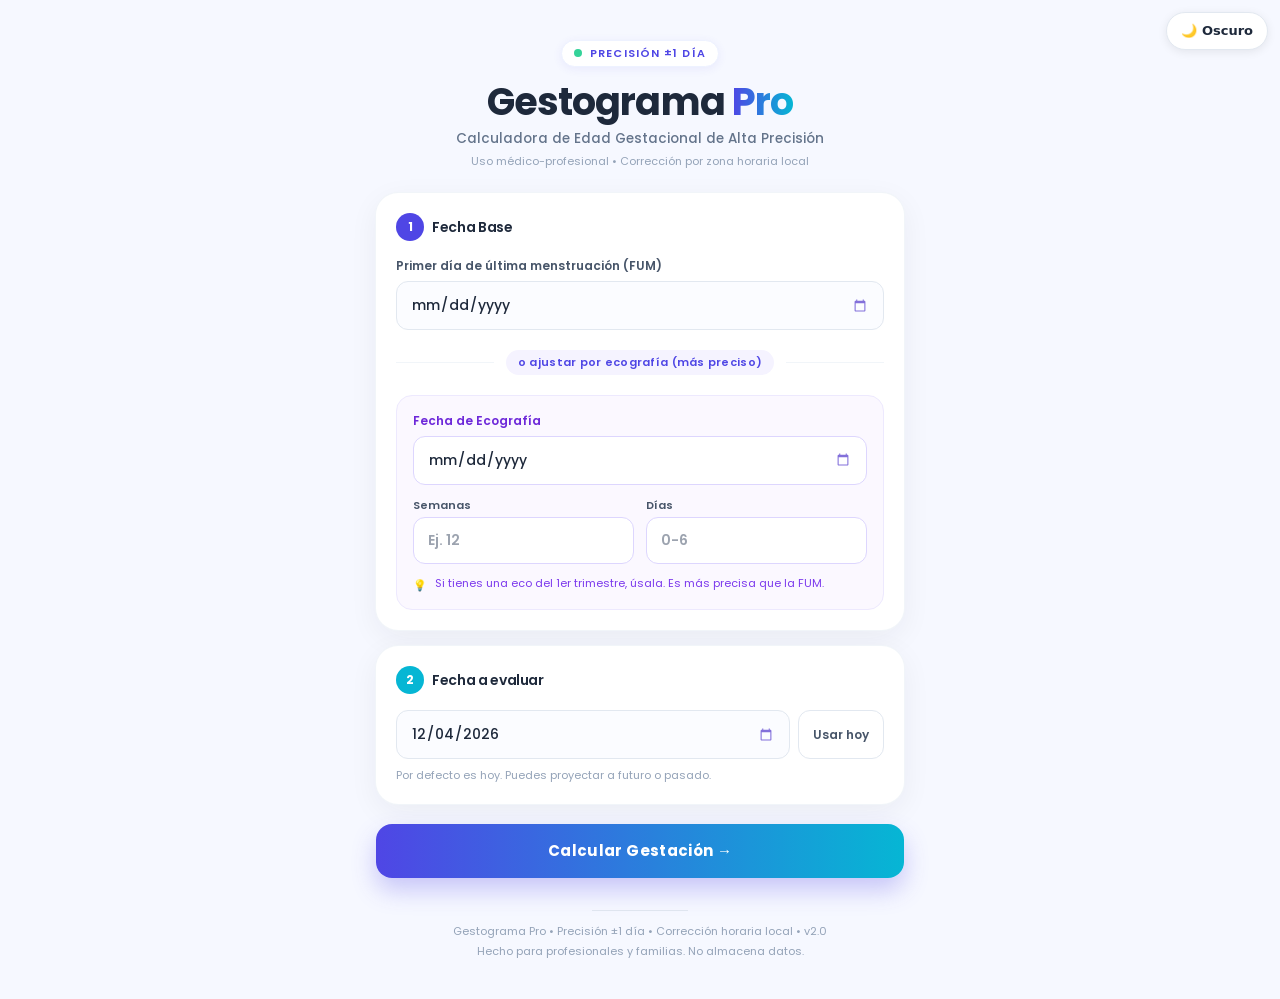
<file: index.html>
<!DOCTYPE html>
<html lang="es">
<head>
  <meta charset="UTF-8">
  <meta name="viewport" content="width=device-width, initial-scale=1">
  <meta http-equiv="X-UA-Compatible" content="IE=edge">
  <title>Gestograma Pro — Calculadora de Edad Gestacional de Alta Precisión</title>
  <meta name="description" content="Calcula tu edad gestacional en segundos por FUM o ecografía. Precisión ±1 día, con Fecha Probable de Parto, trimestre y seguimiento fetal semana a semana.">
  <meta name="robots" content="index, follow, max-image-preview:large">
  <meta name="author" content="Gestograma Pro">
  <meta name="theme-color" content="#2EB5A6">
  <meta name="color-scheme" content="light dark">
  <link rel="canonical" href="https://gestograma.github.io/">

  <link rel="icon" type="image/png" sizes="32x32" href="./favicon-32.png">
  <link rel="icon" type="image/png" sizes="16x16" href="./favicon-16.png">
  <link rel="apple-touch-icon" sizes="180x180" href="./favicon-180.png">
  <link rel="icon" type="image/png" sizes="192x192" href="./favicon-192.png">
  <link rel="icon" type="image/png" sizes="512x512" href="./favicon-512.png">

  <meta property="og:title" content="Gestograma Pro — Calculadora de Edad Gestacional de Alta Precisión">
  <meta property="og:description" content="Calcula tu edad gestacional en segundos por FUM o ecografía. Precisión ±1 día, con FPP, trimestre y seguimiento fetal.">
  <meta property="og:type" content="website">
  <meta property="og:url" content="https://gestograma.github.io/">
  <meta property="og:site_name" content="Gestograma Pro">
  <meta property="og:locale" content="es_UY">
  <meta property="og:image" content="https://gestograma.github.io/og-image.png">
  <meta property="og:image:width" content="1200">
  <meta property="og:image:height" content="630">
  <meta property="og:image:alt" content="Gestograma Pro">
  <meta property="og:image:type" content="image/png">

  <meta name="twitter:card" content="summary_large_image">
  <meta name="twitter:title" content="Gestograma Pro — Calculadora de Edad Gestacional">
  <meta name="twitter:description" content="Calcula tu edad gestacional en segundos por FUM o ecografía.">
  <meta name="twitter:image" content="https://gestograma.github.io/og-image.png">

  <script type="application/ld+json">
  {
    "@context": "https://schema.org",
    "@type": "WebApplication",
    "name": "Gestograma Pro",
    "url": "https://gestograma.github.io/",
    "description": "Calculadora de edad gestacional por FUM o ecografía con FPP y seguimiento fetal semana a semana.",
    "applicationCategory": "MedicalApplication",
    "operatingSystem": "All",
    "inLanguage": "es-UY",
    "offers": {"@type":"Offer","price":"0","priceCurrency":"USD"}
  }
  </script>

  <style>*,:after,:before{--tw-border-spacing-x:0;--tw-border-spacing-y:0;--tw-translate-x:0;--tw-translate-y:0;--tw-rotate:0;--tw-skew-x:0;--tw-skew-y:0;--tw-scale-x:1;--tw-scale-y:1;--tw-pan-x: ;--tw-pan-y: ;--tw-pinch-zoom: ;--tw-scroll-snap-strictness:proximity;--tw-gradient-from-position: ;--tw-gradient-via-position: ;--tw-gradient-to-position: ;--tw-ordinal: ;--tw-slashed-zero: ;--tw-numeric-figure: ;--tw-numeric-spacing: ;--tw-numeric-fraction: ;--tw-ring-inset: ;--tw-ring-offset-width:0px;--tw-ring-offset-color:#fff;--tw-ring-color:rgba(59,130,246,.5);--tw-ring-offset-shadow:0 0 #0000;--tw-ring-shadow:0 0 #0000;--tw-shadow:0 0 #0000;--tw-shadow-colored:0 0 #0000;--tw-blur: ;--tw-brightness: ;--tw-contrast: ;--tw-grayscale: ;--tw-hue-rotate: ;--tw-invert: ;--tw-saturate: ;--tw-sepia: ;--tw-drop-shadow: ;--tw-backdrop-blur: ;--tw-backdrop-brightness: ;--tw-backdrop-contrast: ;--tw-backdrop-grayscale: ;--tw-backdrop-hue-rotate: ;--tw-backdrop-invert: ;--tw-backdrop-opacity: ;--tw-backdrop-saturate: ;--tw-backdrop-sepia: ;--tw-contain-size: ;--tw-contain-layout: ;--tw-contain-paint: ;--tw-contain-style: }::backdrop{--tw-border-spacing-x:0;--tw-border-spacing-y:0;--tw-translate-x:0;--tw-translate-y:0;--tw-rotate:0;--tw-skew-x:0;--tw-skew-y:0;--tw-scale-x:1;--tw-scale-y:1;--tw-pan-x: ;--tw-pan-y: ;--tw-pinch-zoom: ;--tw-scroll-snap-strictness:proximity;--tw-gradient-from-position: ;--tw-gradient-via-position: ;--tw-gradient-to-position: ;--tw-ordinal: ;--tw-slashed-zero: ;--tw-numeric-figure: ;--tw-numeric-spacing: ;--tw-numeric-fraction: ;--tw-ring-inset: ;--tw-ring-offset-width:0px;--tw-ring-offset-color:#fff;--tw-ring-color:rgba(59,130,246,.5);--tw-ring-offset-shadow:0 0 #0000;--tw-ring-shadow:0 0 #0000;--tw-shadow:0 0 #0000;--tw-shadow-colored:0 0 #0000;--tw-blur: ;--tw-brightness: ;--tw-contrast: ;--tw-grayscale: ;--tw-hue-rotate: ;--tw-invert: ;--tw-saturate: ;--tw-sepia: ;--tw-drop-shadow: ;--tw-backdrop-blur: ;--tw-backdrop-brightness: ;--tw-backdrop-contrast: ;--tw-backdrop-grayscale: ;--tw-backdrop-hue-rotate: ;--tw-backdrop-invert: ;--tw-backdrop-opacity: ;--tw-backdrop-saturate: ;--tw-backdrop-sepia: ;--tw-contain-size: ;--tw-contain-layout: ;--tw-contain-paint: ;--tw-contain-style: }/*! tailwindcss v3.4.18 | MIT License | https://tailwindcss.com*/*,:after,:before{box-sizing:border-box;border:0 solid #e5e7eb}:after,:before{--tw-content:""}:host,html{line-height:1.5;-webkit-text-size-adjust:100%;-moz-tab-size:4;-o-tab-size:4;tab-size:4;font-family:ui-sans-serif,system-ui,sans-serif,Apple Color Emoji,Segoe UI Emoji,Segoe UI Symbol,Noto Color Emoji;font-feature-settings:normal;font-variation-settings:normal;-webkit-tap-highlight-color:transparent}body{line-height:inherit}hr{height:0;color:inherit;border-top-width:1px}abbr:where([title]){-webkit-text-decoration:underline dotted;text-decoration:underline dotted}h1,h2,h3,h4,h5,h6{font-size:inherit;font-weight:inherit}a{color:inherit;text-decoration:inherit}b,strong{font-weight:bolder}code,kbd,pre,samp{font-family:ui-monospace,SFMono-Regular,Menlo,Monaco,Consolas,Liberation Mono,Courier New,monospace;font-feature-settings:normal;font-variation-settings:normal;font-size:1em}small{font-size:80%}sub,sup{font-size:75%;line-height:0;position:relative;vertical-align:baseline}sub{bottom:-.25em}sup{top:-.5em}table{text-indent:0;border-color:inherit;border-collapse:collapse}button,input,optgroup,select,textarea{font-family:inherit;font-feature-settings:inherit;font-variation-settings:inherit;font-size:100%;font-weight:inherit;line-height:inherit;letter-spacing:inherit;color:inherit;margin:0;padding:0}button,select{text-transform:none}button,input:where([type=button]),input:where([type=reset]),input:where([type=submit]){-webkit-appearance:button;background-color:transparent;background-image:none}:-moz-focusring{outline:auto}:-moz-ui-invalid{box-shadow:none}progress{vertical-align:baseline}::-webkit-inner-spin-button,::-webkit-outer-spin-button{height:auto}[type=search]{-webkit-appearance:textfield;outline-offset:-2px}::-webkit-search-decoration{-webkit-appearance:none}::-webkit-file-upload-button{-webkit-appearance:button;font:inherit}summary{display:list-item}blockquote,dd,dl,figure,h1,h2,h3,h4,h5,h6,hr,p,pre{margin:0}fieldset{margin:0}fieldset,legend{padding:0}menu,ol,ul{list-style:none;margin:0;padding:0}dialog{padding:0}textarea{resize:vertical}input::-moz-placeholder,textarea::-moz-placeholder{opacity:1;color:#9ca3af}input::placeholder,textarea::placeholder{opacity:1;color:#9ca3af}[role=button],button{cursor:pointer}:disabled{cursor:default}audio,canvas,embed,iframe,img,object,svg,video{display:block;vertical-align:middle}img,video{max-width:100%;height:auto}[hidden]:where(:not([hidden=until-found])){display:none}.static{position:static}.absolute{position:absolute}.relative{position:relative}.left-0{left:0}.right-0{right:0}.top-0{top:0}.top-1\/2{top:50%}.mx-auto{margin-left:auto;margin-right:auto}.my-5{margin-top:1.25rem;margin-bottom:1.25rem}.mb-1{margin-bottom:.25rem}.mb-1\.5{margin-bottom:.375rem}.mb-3{margin-bottom:.75rem}.mb-4{margin-bottom:1rem}.mb-6{margin-bottom:1.5rem}.ml-1{margin-left:.25rem}.mt-0\.5{margin-top:.125rem}.mt-1{margin-top:.25rem}.mt-2{margin-top:.5rem}.mt-3{margin-top:.75rem}.mt-4{margin-top:1rem}.mt-5{margin-top:1.25rem}.mt-6{margin-top:1.5rem}.mt-8{margin-top:2rem}.block{display:block}.inline-block{display:inline-block}.inline{display:inline}.flex{display:flex}.inline-flex{display:inline-flex}.grid{display:grid}.hidden{display:none}.h-1{height:.25rem}.h-14{height:3.5rem}.h-2{height:.5rem}.h-3{height:.75rem}.h-5{height:1.25rem}.h-7{height:1.75rem}.h-\[68px\]{height:68px}.h-full{height:100%}.h-px{height:1px}.min-h-screen{min-height:100vh}.w-14{width:3.5rem}.w-2{width:.5rem}.w-24{width:6rem}.w-3{width:.75rem}.w-5{width:1.25rem}.w-7{width:1.75rem}.w-full{width:100%}.max-w-\[54px\]{max-width:54px}.max-w-\[560px\]{max-width:560px}.flex-1{flex:1 1 0%}.shrink-0{flex-shrink:0}.-translate-x-1\/2{--tw-translate-x:-50%}.-translate-x-1\/2,.-translate-y-1\/2{transform:translate(var(--tw-translate-x),var(--tw-translate-y)) rotate(var(--tw-rotate)) skewX(var(--tw-skew-x)) skewY(var(--tw-skew-y)) scaleX(var(--tw-scale-x)) scaleY(var(--tw-scale-y))}.-translate-y-1\/2{--tw-translate-y:-50%}@keyframes pulse{50%{opacity:.5}}.animate-pulse{animation:pulse 2s cubic-bezier(.4,0,.6,1) infinite}.grid-cols-2{grid-template-columns:repeat(2,minmax(0,1fr))}.flex-col{flex-direction:column}.flex-wrap{flex-wrap:wrap}.items-start{align-items:flex-start}.items-center{align-items:center}.justify-center{justify-content:center}.justify-between{justify-content:space-between}.gap-2{gap:.5rem}.gap-3{gap:.75rem}.gap-4{gap:1rem}.space-y-4>:not([hidden])~:not([hidden]){--tw-space-y-reverse:0;margin-top:calc(1rem*(1 - var(--tw-space-y-reverse)));margin-bottom:calc(1rem*var(--tw-space-y-reverse))}.overflow-hidden{overflow:hidden}.rounded-\[10px\]{border-radius:10px}.rounded-\[12px\]{border-radius:12px}.rounded-\[14px\]{border-radius:14px}.rounded-\[16px\]{border-radius:16px}.rounded-\[18px\]{border-radius:18px}.rounded-\[22px\]{border-radius:22px}.rounded-full{border-radius:9999px}.border{border-width:1px}.border-2{border-width:2px}.border-amber-200{--tw-border-opacity:1;border-color:rgb(253 230 138/var(--tw-border-opacity,1))}.border-cyan-200{--tw-border-opacity:1;border-color:rgb(165 243 252/var(--tw-border-opacity,1))}.border-indigo-50{--tw-border-opacity:1;border-color:rgb(238 242 255/var(--tw-border-opacity,1))}.border-rose-200{--tw-border-opacity:1;border-color:rgb(254 205 211/var(--tw-border-opacity,1))}.border-slate-200{--tw-border-opacity:1;border-color:rgb(226 232 240/var(--tw-border-opacity,1))}.border-violet-100{--tw-border-opacity:1;border-color:rgb(237 233 254/var(--tw-border-opacity,1))}.border-violet-200{--tw-border-opacity:1;border-color:rgb(221 214 254/var(--tw-border-opacity,1))}.border-white{--tw-border-opacity:1;border-color:rgb(255 255 255/var(--tw-border-opacity,1))}.bg-\[\#06b6d4\]{--tw-bg-opacity:1;background-color:rgb(6 182 212/var(--tw-bg-opacity,1))}.bg-\[\#1e293b\]{--tw-bg-opacity:1;background-color:rgb(30 41 59/var(--tw-bg-opacity,1))}.bg-\[\#25D366\]{--tw-bg-opacity:1;background-color:rgb(37 211 102/var(--tw-bg-opacity,1))}.bg-\[\#4f46e5\]{--tw-bg-opacity:1;background-color:rgb(79 70 229/var(--tw-bg-opacity,1))}.bg-\[\#f5f3ff\]{--tw-bg-opacity:1;background-color:rgb(245 243 255/var(--tw-bg-opacity,1))}.bg-\[\#f6f8ff\]{--tw-bg-opacity:1;background-color:rgb(246 248 255/var(--tw-bg-opacity,1))}.bg-\[\#fbf8ff\]{--tw-bg-opacity:1;background-color:rgb(251 248 255/var(--tw-bg-opacity,1))}.bg-\[\#fbfcff\]{--tw-bg-opacity:1;background-color:rgb(251 252 255/var(--tw-bg-opacity,1))}.bg-amber-50{--tw-bg-opacity:1;background-color:rgb(255 251 235/var(--tw-bg-opacity,1))}.bg-cyan-50{--tw-bg-opacity:1;background-color:rgb(236 254 255/var(--tw-bg-opacity,1))}.bg-emerald-400{--tw-bg-opacity:1;background-color:rgb(52 211 153/var(--tw-bg-opacity,1))}.bg-indigo-600{--tw-bg-opacity:1;background-color:rgb(79 70 229/var(--tw-bg-opacity,1))}.bg-rose-50{--tw-bg-opacity:1;background-color:rgb(255 241 242/var(--tw-bg-opacity,1))}.bg-slate-100{--tw-bg-opacity:1;background-color:rgb(241 245 249/var(--tw-bg-opacity,1))}.bg-slate-200{--tw-bg-opacity:1;background-color:rgb(226 232 240/var(--tw-bg-opacity,1))}.bg-slate-300{--tw-bg-opacity:1;background-color:rgb(203 213 225/var(--tw-bg-opacity,1))}.bg-slate-50{--tw-bg-opacity:1;background-color:rgb(248 250 252/var(--tw-bg-opacity,1))}.bg-slate-900{--tw-bg-opacity:1;background-color:rgb(15 23 42/var(--tw-bg-opacity,1))}.bg-violet-50{--tw-bg-opacity:1;background-color:rgb(245 243 255/var(--tw-bg-opacity,1))}.bg-white{--tw-bg-opacity:1;background-color:rgb(255 255 255/var(--tw-bg-opacity,1))}.bg-gradient-to-br{background-image:linear-gradient(to bottom right,var(--tw-gradient-stops))}.bg-gradient-to-r{background-image:linear-gradient(to right,var(--tw-gradient-stops))}.from-\[\#4f46e5\]{--tw-gradient-from:#4f46e5 var(--tw-gradient-from-position);--tw-gradient-to:rgba(79,70,229,0) var(--tw-gradient-to-position);--tw-gradient-stops:var(--tw-gradient-from),var(--tw-gradient-to)}.from-\[\#f5f3ff\]{--tw-gradient-from:#f5f3ff var(--tw-gradient-from-position);--tw-gradient-to:rgba(245,243,255,0) var(--tw-gradient-to-position);--tw-gradient-stops:var(--tw-gradient-from),var(--tw-gradient-to)}.from-indigo-500{--tw-gradient-from:#6366f1 var(--tw-gradient-from-position);--tw-gradient-to:rgba(99,102,241,0) var(--tw-gradient-to-position);--tw-gradient-stops:var(--tw-gradient-from),var(--tw-gradient-to)}.from-white{--tw-gradient-from:#fff var(--tw-gradient-from-position);--tw-gradient-to:hsla(0,0%,100%,0) var(--tw-gradient-to-position);--tw-gradient-stops:var(--tw-gradient-from),var(--tw-gradient-to)}.to-\[\#06b6d4\]{--tw-gradient-to:#06b6d4 var(--tw-gradient-to-position)}.to-cyan-400{--tw-gradient-to:#22d3ee var(--tw-gradient-to-position)}.to-cyan-50\/50{--tw-gradient-to:rgba(236,254,255,.5) var(--tw-gradient-to-position)}.to-indigo-50\/60{--tw-gradient-to:rgba(238,242,255,.6) var(--tw-gradient-to-position)}.bg-clip-text{-webkit-background-clip:text;background-clip:text}.p-4{padding:1rem}.p-5{padding:1.25rem}.p-6{padding:1.5rem}.px-2{padding-left:.5rem;padding-right:.5rem}.px-2\.5{padding-left:.625rem;padding-right:.625rem}.px-3{padding-left:.75rem;padding-right:.75rem}.px-3\.5{padding-left:.875rem;padding-right:.875rem}.px-4{padding-left:1rem;padding-right:1rem}.px-6{padding-left:1.5rem;padding-right:1.5rem}.py-0\.5{padding-top:.125rem;padding-bottom:.125rem}.py-1{padding-top:.25rem;padding-bottom:.25rem}.py-1\.5{padding-top:.375rem;padding-bottom:.375rem}.py-2{padding-top:.5rem;padding-bottom:.5rem}.py-3{padding-top:.75rem;padding-bottom:.75rem}.py-4{padding-top:1rem;padding-bottom:1rem}.py-6{padding-top:1.5rem;padding-bottom:1.5rem}.text-center{text-align:center}.text-\[10px\]{font-size:10px}.text-\[11px\]{font-size:11px}.text-\[12px\]{font-size:12px}.text-\[13\.5px\]{font-size:13.5px}.text-\[13px\]{font-size:13px}.text-\[14px\]{font-size:14px}.text-\[15px\]{font-size:15px}.text-\[18px\]{font-size:18px}.text-\[20px\]{font-size:20px}.text-\[22px\]{font-size:22px}.text-\[28px\]{font-size:28px}.text-\[32px\]{font-size:32px}.text-\[42px\]{font-size:42px}.text-\[8px\]{font-size:8px}.text-\[9px\]{font-size:9px}.font-bold{font-weight:700}.font-medium{font-weight:500}.font-semibold{font-weight:600}.leading-4{line-height:1rem}.leading-5{line-height:1.25rem}.leading-\[0\.9\]{line-height:.9}.leading-\[1\.1\]{line-height:1.1}.leading-\[1\.4\]{line-height:1.4}.leading-\[1\.5\]{line-height:1.5}.leading-none{line-height:1}.leading-tight{line-height:1.25}.tracking-tight{letter-spacing:-.025em}.tracking-wide{letter-spacing:.025em}.tracking-widest{letter-spacing:.1em}.text-\[\#1e293b\]{--tw-text-opacity:1;color:rgb(30 41 59/var(--tw-text-opacity,1))}.text-\[\#4f46e5\]{--tw-text-opacity:1;color:rgb(79 70 229/var(--tw-text-opacity,1))}.text-amber-600{--tw-text-opacity:1;color:rgb(217 119 6/var(--tw-text-opacity,1))}.text-amber-800{--tw-text-opacity:1;color:rgb(146 64 14/var(--tw-text-opacity,1))}.text-cyan-700{--tw-text-opacity:1;color:rgb(14 116 144/var(--tw-text-opacity,1))}.text-indigo-100{--tw-text-opacity:1;color:rgb(224 231 255/var(--tw-text-opacity,1))}.text-indigo-200{--tw-text-opacity:1;color:rgb(199 210 254/var(--tw-text-opacity,1))}.text-indigo-500{--tw-text-opacity:1;color:rgb(99 102 241/var(--tw-text-opacity,1))}.text-indigo-600{--tw-text-opacity:1;color:rgb(79 70 229/var(--tw-text-opacity,1))}.text-rose-700{--tw-text-opacity:1;color:rgb(190 18 60/var(--tw-text-opacity,1))}.text-slate-300{--tw-text-opacity:1;color:rgb(203 213 225/var(--tw-text-opacity,1))}.text-slate-400{--tw-text-opacity:1;color:rgb(148 163 184/var(--tw-text-opacity,1))}.text-slate-500{--tw-text-opacity:1;color:rgb(100 116 139/var(--tw-text-opacity,1))}.text-slate-600{--tw-text-opacity:1;color:rgb(71 85 105/var(--tw-text-opacity,1))}.text-slate-700{--tw-text-opacity:1;color:rgb(51 65 85/var(--tw-text-opacity,1))}.text-slate-800{--tw-text-opacity:1;color:rgb(30 41 59/var(--tw-text-opacity,1))}.text-transparent{color:transparent}.text-violet-600{--tw-text-opacity:1;color:rgb(124 58 237/var(--tw-text-opacity,1))}.text-violet-700{--tw-text-opacity:1;color:rgb(109 40 217/var(--tw-text-opacity,1))}.text-white{--tw-text-opacity:1;color:rgb(255 255 255/var(--tw-text-opacity,1))}.shadow{--tw-shadow:0 1px 3px 0 rgba(0,0,0,.1),0 1px 2px -1px rgba(0,0,0,.1);--tw-shadow-colored:0 1px 3px 0 var(--tw-shadow-color),0 1px 2px -1px var(--tw-shadow-color)}.shadow,.shadow-\[0_10px_40px_rgba\(79\2c 70\2c 229\2c 0\.12\)\]{box-shadow:var(--tw-ring-offset-shadow,0 0 #0000),var(--tw-ring-shadow,0 0 #0000),var(--tw-shadow)}.shadow-\[0_10px_40px_rgba\(79\2c 70\2c 229\2c 0\.12\)\]{--tw-shadow:0 10px 40px rgba(79,70,229,.12);--tw-shadow-colored:0 10px 40px var(--tw-shadow-color)}.shadow-\[0_12px_24px_rgba\(79\2c 70\2c 229\2c 0\.28\)\]{--tw-shadow:0 12px 24px rgba(79,70,229,.28);--tw-shadow-colored:0 12px 24px var(--tw-shadow-color);box-shadow:var(--tw-ring-offset-shadow,0 0 #0000),var(--tw-ring-shadow,0 0 #0000),var(--tw-shadow)}.shadow-\[0_2px_10px_rgba\(79\2c 70\2c 229\2c 0\.08\)\]{--tw-shadow:0 2px 10px rgba(79,70,229,.08);--tw-shadow-colored:0 2px 10px var(--tw-shadow-color);box-shadow:var(--tw-ring-offset-shadow,0 0 #0000),var(--tw-ring-shadow,0 0 #0000),var(--tw-shadow)}.shadow-\[0_6px_20px_rgba\(0\2c 0\2c 0\2c 0\.04\)\]{--tw-shadow:0 6px 20px rgba(0,0,0,.04);--tw-shadow-colored:0 6px 20px var(--tw-shadow-color);box-shadow:var(--tw-ring-offset-shadow,0 0 #0000),var(--tw-ring-shadow,0 0 #0000),var(--tw-shadow)}.shadow-\[0_8px_24px_rgba\(79\2c 70\2c 229\2c 0\.3\)\]{--tw-shadow:0 8px 24px rgba(79,70,229,.3);--tw-shadow-colored:0 8px 24px var(--tw-shadow-color);box-shadow:var(--tw-ring-offset-shadow,0 0 #0000),var(--tw-ring-shadow,0 0 #0000),var(--tw-shadow)}.shadow-\[0_8px_30px_rgba\(31\2c 41\2c 55\2c 0\.06\)\]{--tw-shadow:0 8px 30px rgba(31,41,55,.06);--tw-shadow-colored:0 8px 30px var(--tw-shadow-color)}.shadow-\[0_8px_30px_rgba\(31\2c 41\2c 55\2c 0\.06\)\],.shadow-md{box-shadow:var(--tw-ring-offset-shadow,0 0 #0000),var(--tw-ring-shadow,0 0 #0000),var(--tw-shadow)}.shadow-md{--tw-shadow:0 4px 6px -1px rgba(0,0,0,.1),0 2px 4px -2px rgba(0,0,0,.1);--tw-shadow-colored:0 4px 6px -1px var(--tw-shadow-color),0 2px 4px -2px var(--tw-shadow-color)}.shadow-sm{--tw-shadow:0 1px 2px 0 rgba(0,0,0,.05);--tw-shadow-colored:0 1px 2px 0 var(--tw-shadow-color);box-shadow:var(--tw-ring-offset-shadow,0 0 #0000),var(--tw-ring-shadow,0 0 #0000),var(--tw-shadow)}.outline-none{outline:2px solid transparent;outline-offset:2px}.ring-1{--tw-ring-offset-shadow:var(--tw-ring-inset) 0 0 0 var(--tw-ring-offset-width) var(--tw-ring-offset-color);--tw-ring-shadow:var(--tw-ring-inset) 0 0 0 calc(1px + var(--tw-ring-offset-width)) var(--tw-ring-color);box-shadow:var(--tw-ring-offset-shadow),var(--tw-ring-shadow),var(--tw-shadow,0 0 #0000)}.ring-indigo-100{--tw-ring-opacity:1;--tw-ring-color:rgb(224 231 255/var(--tw-ring-opacity,1))}.ring-slate-100{--tw-ring-opacity:1;--tw-ring-color:rgb(241 245 249/var(--tw-ring-opacity,1))}.ring-slate-200{--tw-ring-opacity:1;--tw-ring-color:rgb(226 232 240/var(--tw-ring-opacity,1))}.ring-violet-100{--tw-ring-opacity:1;--tw-ring-color:rgb(237 233 254/var(--tw-ring-opacity,1))}.invert{--tw-invert:invert(100%)}.invert,.sepia{filter:var(--tw-blur) var(--tw-brightness) var(--tw-contrast) var(--tw-grayscale) var(--tw-hue-rotate) var(--tw-invert) var(--tw-saturate) var(--tw-sepia) var(--tw-drop-shadow)}.sepia{--tw-sepia:sepia(100%)}.filter{filter:var(--tw-blur) var(--tw-brightness) var(--tw-contrast) var(--tw-grayscale) var(--tw-hue-rotate) var(--tw-invert) var(--tw-saturate) var(--tw-sepia) var(--tw-drop-shadow)}.transition{transition-property:color,background-color,border-color,text-decoration-color,fill,stroke,opacity,box-shadow,transform,filter,backdrop-filter;transition-timing-function:cubic-bezier(.4,0,.2,1);transition-duration:.15s}.transition-all{transition-property:all;transition-timing-function:cubic-bezier(.4,0,.2,1);transition-duration:.15s}.duration-700{transition-duration:.7s}.ease-out{transition-timing-function:cubic-bezier(0,0,.2,1)}#root,body,html{min-height:100%}body{margin:0;font-family:Inter,ui-sans-serif,system-ui,-apple-system,BlinkMacSystemFont,Segoe UI,sans-serif}[role=button]:not([aria-disabled=true]),button:not(:disabled),label[for],select:not(:disabled),summary{cursor:pointer}.selection\:bg-indigo-100 ::-moz-selection{--tw-bg-opacity:1;background-color:rgb(224 231 255/var(--tw-bg-opacity,1))}.selection\:bg-indigo-100 ::selection{--tw-bg-opacity:1;background-color:rgb(224 231 255/var(--tw-bg-opacity,1))}.selection\:bg-indigo-100::-moz-selection{--tw-bg-opacity:1;background-color:rgb(224 231 255/var(--tw-bg-opacity,1))}.selection\:bg-indigo-100::selection{--tw-bg-opacity:1;background-color:rgb(224 231 255/var(--tw-bg-opacity,1))}.hover\:bg-slate-50:hover{--tw-bg-opacity:1;background-color:rgb(248 250 252/var(--tw-bg-opacity,1))}.hover\:shadow-\[0_16px_30px_rgba\(79\2c 70\2c 229\2c 0\.35\)\]:hover{--tw-shadow:0 16px 30px rgba(79,70,229,.35);--tw-shadow-colored:0 16px 30px var(--tw-shadow-color);box-shadow:var(--tw-ring-offset-shadow,0 0 #0000),var(--tw-ring-shadow,0 0 #0000),var(--tw-shadow)}.hover\:brightness-110:hover{--tw-brightness:brightness(1.1)}.hover\:brightness-110:hover,.hover\:brightness-\[1\.05\]:hover{filter:var(--tw-blur) var(--tw-brightness) var(--tw-contrast) var(--tw-grayscale) var(--tw-hue-rotate) var(--tw-invert) var(--tw-saturate) var(--tw-sepia) var(--tw-drop-shadow)}.hover\:brightness-\[1\.05\]:hover{--tw-brightness:brightness(1.05)}.focus\:border-cyan-300:focus{--tw-border-opacity:1;border-color:rgb(103 232 249/var(--tw-border-opacity,1))}.focus\:border-indigo-300:focus{--tw-border-opacity:1;border-color:rgb(165 180 252/var(--tw-border-opacity,1))}.focus\:border-violet-300:focus{--tw-border-opacity:1;border-color:rgb(196 181 253/var(--tw-border-opacity,1))}.focus\:ring-4:focus{--tw-ring-offset-shadow:var(--tw-ring-inset) 0 0 0 var(--tw-ring-offset-width) var(--tw-ring-offset-color);--tw-ring-shadow:var(--tw-ring-inset) 0 0 0 calc(4px + var(--tw-ring-offset-width)) var(--tw-ring-color);box-shadow:var(--tw-ring-offset-shadow),var(--tw-ring-shadow),var(--tw-shadow,0 0 #0000)}.focus\:ring-cyan-100:focus{--tw-ring-opacity:1;--tw-ring-color:rgb(207 250 254/var(--tw-ring-opacity,1))}.focus\:ring-indigo-100:focus{--tw-ring-opacity:1;--tw-ring-color:rgb(224 231 255/var(--tw-ring-opacity,1))}.focus\:ring-violet-100:focus{--tw-ring-opacity:1;--tw-ring-color:rgb(237 233 254/var(--tw-ring-opacity,1))}.active\:scale-\[0\.99\]:active{--tw-scale-x:0.99;--tw-scale-y:0.99;transform:translate(var(--tw-translate-x),var(--tw-translate-y)) rotate(var(--tw-rotate)) skewX(var(--tw-skew-x)) skewY(var(--tw-skew-y)) scaleX(var(--tw-scale-x)) scaleY(var(--tw-scale-y))}@media (min-width:768px){.md\:py-10{padding-top:2.5rem;padding-bottom:2.5rem}.md\:text-\[38px\]{font-size:38px}.md\:text-\[48px\]{font-size:48px}}</style>

  <style>
    :root { --bg: #f8faf9; }
    html.dark { color-scheme: dark; }
    html.dark body { background: #0f172a !important; }
    html.dark .bg-white { background-color: #1e293b !important; }
    html.dark .bg-slate-50 { background-color: #0f172a !important; }
    html.dark .bg-\[\#fbfcff\] { background-color: #0f172a !important; }
    html.dark .bg-\[\#fbf8ff\] { background-color: #0f172a !important; }
    html.dark .bg-\[\#f6f8ff\] { background-color: #1e2535 !important; }
    html.dark .text-\[\#1e293b\] { color: #f1f5f9 !important; }
    html.dark .border-slate-200 { border-color: #334155 !important; }
    html.dark .border-indigo-50 { border-color: #1e293b !important; }
    .dark-toggle {
      position: fixed; top: 12px; right: 12px; z-index: 9999;
      border: 1px solid #e2e8f0; background: white; color: #1e293b;
      padding: 8px 14px; border-radius: 999px; cursor: pointer;
      font-size: 13px; font-weight: 600; box-shadow: 0 2px 10px rgba(0,0,0,0.08);
    }
    html.dark .dark-toggle { background: #1e293b; color: #f1f5f9; border-color: #334155; }
  </style>
</head>
<body>
<button class="dark-toggle" id="darkToggle">🌙 Oscuro</button>

  <div id="root"></div>
  
  <script type="module">var vf=Object.create;var{getPrototypeOf:hf,defineProperty:$l,getOwnPropertyNames:mf}=Object;var yf=Object.prototype.hasOwnProperty;var kn=(e,n,t)=>{t=e!=null?vf(hf(e)):{};let r=n||!e||!e.__esModule?$l(t,"default",{value:e,enumerable:!0}):t;for(let l of mf(e))if(!yf.call(r,l))$l(r,l,{get:()=>e[l],enumerable:!0});return r};var yr=(e,n)=>()=>(n||e((n={exports:{}}).exports,n),n.exports);var gf=(e,n)=>{for(var t in n)$l(e,t,{get:n[t],enumerable:!0,configurable:!0,set:(r)=>n[t]=()=>r})};var wf=(e,n)=>()=>(e&&(n=e(e=0)),n);var yt=yr((Df)=>{var mt=Symbol.for("react.element"),kf=Symbol.for("react.portal"),Sf=Symbol.for("react.fragment"),Ef=Symbol.for("react.strict_mode"),Cf=Symbol.for("react.profiler"),_f=Symbol.for("react.provider"),Pf=Symbol.for("react.context"),Nf=Symbol.for("react.forward_ref"),zf=Symbol.for("react.suspense"),xf=Symbol.for("react.memo"),Tf=Symbol.for("react.lazy"),pu=Symbol.iterator;function Lf(e){if(e===null||typeof e!=="object")return null;return e=pu&&e[pu]||e["@@iterator"],typeof e==="function"?e:null}var mu={isMounted:function(){return!1},enqueueForceUpdate:function(){},enqueueReplaceState:function(){},enqueueSetState:function(){}},yu=Object.assign,gu={};function Un(e,n,t){this.props=e,this.context=n,this.refs=gu,this.updater=t||mu}Un.prototype.isReactComponent={};Un.prototype.setState=function(e,n){if(typeof e!=="object"&&typeof e!=="function"&&e!=null)throw Error("setState(...): takes an object of state variables to update or a function which returns an object of state variables.");this.updater.enqueueSetState(this,e,n,"setState")};Un.prototype.forceUpdate=function(e){this.updater.enqueueForceUpdate(this,e,"forceUpdate")};function wu(){}wu.prototype=Un.prototype;function Bl(e,n,t){this.props=e,this.context=n,this.refs=gu,this.updater=t||mu}var Ql=Bl.prototype=new wu;Ql.constructor=Bl;yu(Ql,Un.prototype);Ql.isPureReactComponent=!0;var vu=Array.isArray,ku=Object.prototype.hasOwnProperty,Hl={current:null},Su={key:!0,ref:!0,__self:!0,__source:!0};function Eu(e,n,t){var r,l={},o=null,i=null;if(n!=null)for(r in n.ref!==void 0&&(i=n.ref),n.key!==void 0&&(o=""+n.key),n)ku.call(n,r)&&!Su.hasOwnProperty(r)&&(l[r]=n[r]);var u=arguments.length-2;if(u===1)l.children=t;else if(1<u){for(var s=Array(u),d=0;d<u;d++)s[d]=arguments[d+2];l.children=s}if(e&&e.defaultProps)for(r in u=e.defaultProps,u)l[r]===void 0&&(l[r]=u[r]);return{$$typeof:mt,type:e,key:o,ref:i,props:l,_owner:Hl.current}}function Rf(e,n){return{$$typeof:mt,type:e.type,key:n,ref:e.ref,props:e.props,_owner:e._owner}}function Kl(e){return typeof e==="object"&&e!==null&&e.$$typeof===mt}function Mf(e){var n={"=":"=0",":":"=2"};return"$"+e.replace(/[=:]/g,function(t){return n[t]})}var hu=/\/+/g;function Wl(e,n){return typeof e==="object"&&e!==null&&e.key!=null?Mf(""+e.key):n.toString(36)}function wr(e,n,t,r,l){var o=typeof e;if(o==="undefined"||o==="boolean")e=null;var i=!1;if(e===null)i=!0;else switch(o){case"string":case"number":i=!0;break;case"object":switch(e.$$typeof){case mt:case kf:i=!0}}if(i)return i=e,l=l(i),e=r===""?"."+Wl(i,0):r,vu(l)?(t="",e!=null&&(t=e.replace(hu,"$&/")+"/"),wr(l,n,t,"",function(d){return d})):l!=null&&(Kl(l)&&(l=Rf(l,t+(!l.key||i&&i.key===l.key?"":(""+l.key).replace(hu,"$&/")+"/")+e)),n.push(l)),1;if(i=0,r=r===""?".":r+":",vu(e))for(var u=0;u<e.length;u++){o=e[u];var s=r+Wl(o,u);i+=wr(o,n,t,s,l)}else if(s=Lf(e),typeof s==="function")for(e=s.call(e),u=0;!(o=e.next()).done;)o=o.value,s=r+Wl(o,u++),i+=wr(o,n,t,s,l);else if(o==="object")throw n=String(e),Error("Objects are not valid as a React child (found: "+(n==="[object Object]"?"object with keys {"+Object.keys(e).join(", ")+"}":n)+"). If you meant to render a collection of children, use an array instead.");return i}function gr(e,n,t){if(e==null)return e;var r=[],l=0;return wr(e,r,"","",function(o){return n.call(t,o,l++)}),r}function If(e){if(e._status===-1){var n=e._result;n=n(),n.then(function(t){if(e._status===0||e._status===-1)e._status=1,e._result=t},function(t){if(e._status===0||e._status===-1)e._status=2,e._result=t}),e._status===-1&&(e._status=0,e._result=n)}if(e._status===1)return e._result.default;throw e._result}var re={current:null},kr={transition:null},Of={ReactCurrentDispatcher:re,ReactCurrentBatchConfig:kr,ReactCurrentOwner:Hl};function Cu(){throw Error("act(...) is not supported in production builds of React.")}Df.Children={map:gr,forEach:function(e,n,t){gr(e,function(){n.apply(this,arguments)},t)},count:function(e){var n=0;return gr(e,function(){n++}),n},toArray:function(e){return gr(e,function(n){return n})||[]},only:function(e){if(!Kl(e))throw Error("React.Children.only expected to receive a single React element child.");return e}};Df.Component=Un;Df.Fragment=Sf;Df.Profiler=Cf;Df.PureComponent=Bl;Df.StrictMode=Ef;Df.Suspense=zf;Df.__SECRET_INTERNALS_DO_NOT_USE_OR_YOU_WILL_BE_FIRED=Of;Df.act=Cu;Df.cloneElement=function(e,n,t){if(e===null||e===void 0)throw Error("React.cloneElement(...): The argument must be a React element, but you passed "+e+".");var r=yu({},e.props),l=e.key,o=e.ref,i=e._owner;if(n!=null){if(n.ref!==void 0&&(o=n.ref,i=Hl.current),n.key!==void 0&&(l=""+n.key),e.type&&e.type.defaultProps)var u=e.type.defaultProps;for(s in n)ku.call(n,s)&&!Su.hasOwnProperty(s)&&(r[s]=n[s]===void 0&&u!==void 0?u[s]:n[s])}var s=arguments.length-2;if(s===1)r.children=t;else if(1<s){u=Array(s);for(var d=0;d<s;d++)u[d]=arguments[d+2];r.children=u}return{$$typeof:mt,type:e.type,key:l,ref:o,props:r,_owner:i}};Df.createContext=function(e){return e={$$typeof:Pf,_currentValue:e,_currentValue2:e,_threadCount:0,Provider:null,Consumer:null,_defaultValue:null,_globalName:null},e.Provider={$$typeof:_f,_context:e},e.Consumer=e};Df.createElement=Eu;Df.createFactory=function(e){var n=Eu.bind(null,e);return n.type=e,n};Df.createRef=function(){return{current:null}};Df.forwardRef=function(e){return{$$typeof:Nf,render:e}};Df.isValidElement=Kl;Df.lazy=function(e){return{$$typeof:Tf,_payload:{_status:-1,_result:e},_init:If}};Df.memo=function(e,n){return{$$typeof:xf,type:e,compare:n===void 0?null:n}};Df.startTransition=function(e){var n=kr.transition;kr.transition={};try{e()}finally{kr.transition=n}};Df.unstable_act=Cu;Df.useCallback=function(e,n){return re.current.useCallback(e,n)};Df.useContext=function(e){return re.current.useContext(e)};Df.useDebugValue=function(){};Df.useDeferredValue=function(e){return re.current.useDeferredValue(e)};Df.useEffect=function(e,n){return re.current.useEffect(e,n)};Df.useId=function(){return re.current.useId()};Df.useImperativeHandle=function(e,n,t){return re.current.useImperativeHandle(e,n,t)};Df.useInsertionEffect=function(e,n){return re.current.useInsertionEffect(e,n)};Df.useLayoutEffect=function(e,n){return re.current.useLayoutEffect(e,n)};Df.useMemo=function(e,n){return re.current.useMemo(e,n)};Df.useReducer=function(e,n,t){return re.current.useReducer(e,n,t)};Df.useRef=function(e){return re.current.useRef(e)};Df.useState=function(e){return re.current.useState(e)};Df.useSyncExternalStore=function(e,n,t){return re.current.useSyncExternalStore(e,n,t)};Df.useTransition=function(){return re.current.useTransition()};Df.version="18.3.1"});var Lu=yr((wd)=>{function Xl(e,n){var t=e.length;e.push(n);e:for(;0<t;){var r=t-1>>>1,l=e[r];if(0<Sr(l,n))e[r]=n,e[t]=l,t=r;else break e}}function _e(e){return e.length===0?null:e[0]}function Pr(e){if(e.length===0)return null;var n=e[0],t=e.pop();if(t!==n){e[0]=t;e:for(var r=0,l=e.length,o=l>>>1;r<o;){var i=2*(r+1)-1,u=e[i],s=i+1,d=e[s];if(0>Sr(u,t))s<l&&0>Sr(d,u)?(e[r]=d,e[s]=t,r=s):(e[r]=u,e[i]=t,r=i);else if(s<l&&0>Sr(d,t))e[r]=d,e[s]=t,r=s;else break e}}return n}function Sr(e,n){var t=e.sortIndex-n.sortIndex;return t!==0?t:e.id-n.id}if(typeof performance==="object"&&typeof performance.now==="function")Zl=performance,wd.unstable_now=function(){return Zl.now()};else Er=Date,Gl=Er.now(),wd.unstable_now=function(){return Er.now()-Gl};var Zl,Er,Gl,Me=[],je=[],gd=1,ye=null,q=3,Nr=!1,Sn=!1,wt=!1,Pu=typeof setTimeout==="function"?setTimeout:null,Nu=typeof clearTimeout==="function"?clearTimeout:null,_u=typeof setImmediate<"u"?setImmediate:null;typeof navigator<"u"&&navigator.scheduling!==void 0&&navigator.scheduling.isInputPending!==void 0&&navigator.scheduling.isInputPending.bind(navigator.scheduling);function jl(e){for(var n=_e(je);n!==null;){if(n.callback===null)Pr(je);else if(n.startTime<=e)Pr(je),n.sortIndex=n.expirationTime,Xl(Me,n);else break;n=_e(je)}}function ql(e){if(wt=!1,jl(e),!Sn)if(_e(Me)!==null)Sn=!0,eo(bl);else{var n=_e(je);n!==null&&no(ql,n.startTime-e)}}function bl(e,n){Sn=!1,wt&&(wt=!1,Nu(kt),kt=-1),Nr=!0;var t=q;try{jl(n);for(ye=_e(Me);ye!==null&&(!(ye.expirationTime>n)||e&&!Tu());){var r=ye.callback;if(typeof r==="function"){ye.callback=null,q=ye.priorityLevel;var l=r(ye.expirationTime<=n);n=wd.unstable_now(),typeof l==="function"?ye.callback=l:ye===_e(Me)&&Pr(Me),jl(n)}else Pr(Me);ye=_e(Me)}if(ye!==null)var o=!0;else{var i=_e(je);i!==null&&no(ql,i.startTime-n),o=!1}return o}finally{ye=null,q=t,Nr=!1}}var zr=!1,Cr=null,kt=-1,zu=5,xu=-1;function Tu(){return wd.unstable_now()-xu<zu?!1:!0}function Yl(){if(Cr!==null){var e=wd.unstable_now();xu=e;var n=!0;try{n=Cr(!0,e)}finally{n?gt():(zr=!1,Cr=null)}}else zr=!1}var gt;if(typeof _u==="function")gt=function(){_u(Yl)};else if(typeof MessageChannel<"u")_r=new MessageChannel,Jl=_r.port2,_r.port1.onmessage=Yl,gt=function(){Jl.postMessage(null)};else gt=function(){Pu(Yl,0)};var _r,Jl;function eo(e){Cr=e,zr||(zr=!0,gt())}function no(e,n){kt=Pu(function(){e(wd.unstable_now())},n)}wd.unstable_IdlePriority=5;wd.unstable_ImmediatePriority=1;wd.unstable_LowPriority=4;wd.unstable_NormalPriority=3;wd.unstable_Profiling=null;wd.unstable_UserBlockingPriority=2;wd.unstable_cancelCallback=function(e){e.callback=null};wd.unstable_continueExecution=function(){Sn||Nr||(Sn=!0,eo(bl))};wd.unstable_forceFrameRate=function(e){0>e||125<e?console.error("forceFrameRate takes a positive int between 0 and 125, forcing frame rates higher than 125 fps is not supported"):zu=0<e?Math.floor(1000/e):5};wd.unstable_getCurrentPriorityLevel=function(){return q};wd.unstable_getFirstCallbackNode=function(){return _e(Me)};wd.unstable_next=function(e){switch(q){case 1:case 2:case 3:var n=3;break;default:n=q}var t=q;q=n;try{return e()}finally{q=t}};wd.unstable_pauseExecution=function(){};wd.unstable_requestPaint=function(){};wd.unstable_runWithPriority=function(e,n){switch(e){case 1:case 2:case 3:case 4:case 5:break;default:e=3}var t=q;q=e;try{return n()}finally{q=t}};wd.unstable_scheduleCallback=function(e,n,t){var r=wd.unstable_now();switch(typeof t==="object"&&t!==null?(t=t.delay,t=typeof t==="number"&&0<t?r+t:r):t=r,e){case 1:var l=-1;break;case 2:l=250;break;case 5:l=1073741823;break;case 4:l=1e4;break;default:l=5000}return l=t+l,e={id:gd++,callback:n,priorityLevel:e,startTime:t,expirationTime:l,sortIndex:-1},t>r?(e.sortIndex=t,Xl(je,e),_e(Me)===null&&e===_e(je)&&(wt?(Nu(kt),kt=-1):wt=!0,no(ql,t-r))):(e.sortIndex=l,Xl(Me,e),Sn||Nr||(Sn=!0,eo(bl))),e};wd.unstable_shouldYield=Tu;wd.unstable_wrapCallback=function(e){var n=q;return function(){var t=q;q=n;try{return e.apply(this,arguments)}finally{q=t}}}});var su={};gf(su,{version:()=>Hc,unstable_renderSubtreeIntoContainer:()=>Qc,unstable_batchedUpdates:()=>Bc,unmountComponentAtNode:()=>Wc,render:()=>$c,hydrateRoot:()=>Ac,hydrate:()=>Vc,flushSync:()=>Uc,findDOMNode:()=>Fc,createRoot:()=>Dc,createPortal:()=>Oc,__SECRET_INTERNALS_DO_NOT_USE_OR_YOU_WILL_BE_FIRED:()=>Ic});function m(e){for(var n="https://reactjs.org/docs/error-decoder.html?invariant="+e,t=1;t<arguments.length;t++)n+="&args[]="+encodeURIComponent(arguments[t]);return"Minified React error #"+e+"; visit "+n+" for the full message or use the non-minified dev environment for full errors and additional helpful warnings."}function Dn(e,n){ot(e,n),ot(e+"Capture",n)}function ot(e,n){Kt[e]=n;for(e=0;e<n.length;e++)Fs.add(n[e])}function Ad(e){if(_o.call(Mu,e))return!0;if(_o.call(Ru,e))return!1;if(Vd.test(e))return Mu[e]=!0;return Ru[e]=!0,!1}function $d(e,n,t,r){if(t!==null&&t.type===0)return!1;switch(typeof n){case"function":case"symbol":return!0;case"boolean":if(r)return!1;if(t!==null)return!t.acceptsBooleans;return e=e.toLowerCase().slice(0,5),e!=="data-"&&e!=="aria-";default:return!1}}function Wd(e,n,t,r){if(n===null||typeof n>"u"||$d(e,n,t,r))return!0;if(r)return!1;if(t!==null)switch(t.type){case 3:return!n;case 4:return n===!1;case 5:return isNaN(n);case 6:return isNaN(n)||1>n}return!1}function ie(e,n,t,r,l,o,i){this.acceptsBooleans=n===2||n===3||n===4,this.attributeName=r,this.attributeNamespace=l,this.mustUseProperty=t,this.propertyName=e,this.type=n,this.sanitizeURL=o,this.removeEmptyString=i}function wi(e){return e[1].toUpperCase()}function ki(e,n,t,r){var l=J.hasOwnProperty(n)?J[n]:null;if(l!==null?l.type!==0:r||!(2<n.length)||n[0]!=="o"&&n[0]!=="O"||n[1]!=="n"&&n[1]!=="N")Wd(n,t,l,r)&&(t=null),r||l===null?Ad(n)&&(t===null?e.removeAttribute(n):e.setAttribute(n,""+t)):l.mustUseProperty?e[l.propertyName]=t===null?l.type===3?!1:"":t:(n=l.attributeName,r=l.attributeNamespace,t===null?e.removeAttribute(n):(l=l.type,t=l===3||l===4&&t===!0?"":""+t,r?e.setAttributeNS(r,n,t):e.setAttribute(n,t)))}function St(e){if(e===null||typeof e!=="object")return null;return e=Iu&&e[Iu]||e["@@iterator"],typeof e==="function"?e:null}function xt(e){if(to===void 0)try{throw Error()}catch(t){var n=t.stack.trim().match(/\n( *(at )?)/);to=n&&n[1]||""}return`
`+to+e}function lo(e,n){if(!e||ro)return"";ro=!0;var t=Error.prepareStackTrace;Error.prepareStackTrace=void 0;try{if(n)if(n=function(){throw Error()},Object.defineProperty(n.prototype,"props",{set:function(){throw Error()}}),typeof Reflect==="object"&&Reflect.construct){try{Reflect.construct(n,[])}catch(d){var r=d}Reflect.construct(e,[],n)}else{try{n.call()}catch(d){r=d}e.call(n.prototype)}else{try{throw Error()}catch(d){r=d}e()}}catch(d){if(d&&r&&typeof d.stack==="string"){for(var l=d.stack.split(`
`),o=r.stack.split(`
`),i=l.length-1,u=o.length-1;1<=i&&0<=u&&l[i]!==o[u];)u--;for(;1<=i&&0<=u;i--,u--)if(l[i]!==o[u]){if(i!==1||u!==1)do if(i--,u--,0>u||l[i]!==o[u]){var s=`
`+l[i].replace(" at new "," at ");return e.displayName&&s.includes("<anonymous>")&&(s=s.replace("<anonymous>",e.displayName)),s}while(1<=i&&0<=u);break}}}finally{ro=!1,Error.prepareStackTrace=t}return(e=e?e.displayName||e.name:"")?xt(e):""}function Bd(e){switch(e.tag){case 5:return xt(e.type);case 16:return xt("Lazy");case 13:return xt("Suspense");case 19:return xt("SuspenseList");case 0:case 2:case 15:return e=lo(e.type,!1),e;case 11:return e=lo(e.type.render,!1),e;case 1:return e=lo(e.type,!0),e;default:return""}}function xo(e){if(e==null)return null;if(typeof e==="function")return e.displayName||e.name||null;if(typeof e==="string")return e;switch(e){case Bn:return"Fragment";case Wn:return"Portal";case Po:return"Profiler";case Si:return"StrictMode";case No:return"Suspense";case zo:return"SuspenseList"}if(typeof e==="object")switch(e.$$typeof){case Vs:return(e.displayName||"Context")+".Consumer";case Us:return(e._context.displayName||"Context")+".Provider";case Ei:var n=e.render;return e=e.displayName,e||(e=n.displayName||n.name||"",e=e!==""?"ForwardRef("+e+")":"ForwardRef"),e;case Ci:return n=e.displayName||null,n!==null?n:xo(e.type)||"Memo";case qe:n=e._payload,e=e._init;try{return xo(e(n))}catch(t){}}return null}function Qd(e){var n=e.type;switch(e.tag){case 24:return"Cache";case 9:return(n.displayName||"Context")+".Consumer";case 10:return(n._context.displayName||"Context")+".Provider";case 18:return"DehydratedFragment";case 11:return e=n.render,e=e.displayName||e.name||"",n.displayName||(e!==""?"ForwardRef("+e+")":"ForwardRef");case 7:return"Fragment";case 5:return n;case 4:return"Portal";case 3:return"Root";case 6:return"Text";case 16:return xo(n);case 8:return n===Si?"StrictMode":"Mode";case 22:return"Offscreen";case 12:return"Profiler";case 21:return"Scope";case 13:return"Suspense";case 19:return"SuspenseList";case 25:return"TracingMarker";case 1:case 0:case 17:case 2:case 14:case 15:if(typeof n==="function")return n.displayName||n.name||null;if(typeof n==="string")return n}return null}function pn(e){switch(typeof e){case"boolean":case"number":case"string":case"undefined":return e;case"object":return e;default:return""}}function $s(e){var n=e.type;return(e=e.nodeName)&&e.toLowerCase()==="input"&&(n==="checkbox"||n==="radio")}function Hd(e){var n=$s(e)?"checked":"value",t=Object.getOwnPropertyDescriptor(e.constructor.prototype,n),r=""+e[n];if(!e.hasOwnProperty(n)&&typeof t<"u"&&typeof t.get==="function"&&typeof t.set==="function"){var{get:l,set:o}=t;return Object.defineProperty(e,n,{configurable:!0,get:function(){return l.call(this)},set:function(i){r=""+i,o.call(this,i)}}),Object.defineProperty(e,n,{enumerable:t.enumerable}),{getValue:function(){return r},setValue:function(i){r=""+i},stopTracking:function(){e._valueTracker=null,delete e[n]}}}}function Tr(e){e._valueTracker||(e._valueTracker=Hd(e))}function Ws(e){if(!e)return!1;var n=e._valueTracker;if(!n)return!0;var t=n.getValue(),r="";return e&&(r=$s(e)?e.checked?"true":"false":e.value),e=r,e!==t?(n.setValue(e),!0):!1}function el(e){if(e=e||(typeof document<"u"?document:void 0),typeof e>"u")return null;try{return e.activeElement||e.body}catch(n){return e.body}}function To(e,n){var t=n.checked;return $({},n,{defaultChecked:void 0,defaultValue:void 0,value:void 0,checked:t!=null?t:e._wrapperState.initialChecked})}function Ou(e,n){var t=n.defaultValue==null?"":n.defaultValue,r=n.checked!=null?n.checked:n.defaultChecked;t=pn(n.value!=null?n.value:t),e._wrapperState={initialChecked:r,initialValue:t,controlled:n.type==="checkbox"||n.type==="radio"?n.checked!=null:n.value!=null}}function Bs(e,n){n=n.checked,n!=null&&ki(e,"checked",n,!1)}function Lo(e,n){Bs(e,n);var t=pn(n.value),r=n.type;if(t!=null)if(r==="number"){if(t===0&&e.value===""||e.value!=t)e.value=""+t}else e.value!==""+t&&(e.value=""+t);else if(r==="submit"||r==="reset"){e.removeAttribute("value");return}n.hasOwnProperty("value")?Ro(e,n.type,t):n.hasOwnProperty("defaultValue")&&Ro(e,n.type,pn(n.defaultValue)),n.checked==null&&n.defaultChecked!=null&&(e.defaultChecked=!!n.defaultChecked)}function Du(e,n,t){if(n.hasOwnProperty("value")||n.hasOwnProperty("defaultValue")){var r=n.type;if(!(r!=="submit"&&r!=="reset"||n.value!==void 0&&n.value!==null))return;n=""+e._wrapperState.initialValue,t||n===e.value||(e.value=n),e.defaultValue=n}t=e.name,t!==""&&(e.name=""),e.defaultChecked=!!e._wrapperState.initialChecked,t!==""&&(e.name=t)}function Ro(e,n,t){if(n!=="number"||el(e.ownerDocument)!==e)t==null?e.defaultValue=""+e._wrapperState.initialValue:e.defaultValue!==""+t&&(e.defaultValue=""+t)}function bn(e,n,t,r){if(e=e.options,n){n={};for(var l=0;l<t.length;l++)n["$"+t[l]]=!0;for(t=0;t<e.length;t++)l=n.hasOwnProperty("$"+e[t].value),e[t].selected!==l&&(e[t].selected=l),l&&r&&(e[t].defaultSelected=!0)}else{t=""+pn(t),n=null;for(l=0;l<e.length;l++){if(e[l].value===t){e[l].selected=!0,r&&(e[l].defaultSelected=!0);return}n!==null||e[l].disabled||(n=e[l])}n!==null&&(n.selected=!0)}}function Mo(e,n){if(n.dangerouslySetInnerHTML!=null)throw Error(m(91));return $({},n,{value:void 0,defaultValue:void 0,children:""+e._wrapperState.initialValue})}function Fu(e,n){var t=n.value;if(t==null){if(t=n.children,n=n.defaultValue,t!=null){if(n!=null)throw Error(m(92));if(Tt(t)){if(1<t.length)throw Error(m(93));t=t[0]}n=t}n==null&&(n=""),t=n}e._wrapperState={initialValue:pn(t)}}function Qs(e,n){var t=pn(n.value),r=pn(n.defaultValue);t!=null&&(t=""+t,t!==e.value&&(e.value=t),n.defaultValue==null&&e.defaultValue!==t&&(e.defaultValue=t)),r!=null&&(e.defaultValue=""+r)}function Uu(e){var n=e.textContent;n===e._wrapperState.initialValue&&n!==""&&n!==null&&(e.value=n)}function Hs(e){switch(e){case"svg":return"http://www.w3.org/2000/svg";case"math":return"http://www.w3.org/1998/Math/MathML";default:return"http://www.w3.org/1999/xhtml"}}function Io(e,n){return e==null||e==="http://www.w3.org/1999/xhtml"?Hs(n):e==="http://www.w3.org/2000/svg"&&n==="foreignObject"?"http://www.w3.org/1999/xhtml":e}function Yt(e,n){if(n){var t=e.firstChild;if(t&&t===e.lastChild&&t.nodeType===3){t.nodeValue=n;return}}e.textContent=n}function Ys(e,n,t){return n==null||typeof n==="boolean"||n===""?"":t||typeof n!=="number"||n===0||Ft.hasOwnProperty(e)&&Ft[e]?(""+n).trim():n+"px"}function Xs(e,n){e=e.style;for(var t in n)if(n.hasOwnProperty(t)){var r=t.indexOf("--")===0,l=Ys(t,n[t],r);t==="float"&&(t="cssFloat"),r?e.setProperty(t,l):e[t]=l}}function Oo(e,n){if(n){if(Yd[e]&&(n.children!=null||n.dangerouslySetInnerHTML!=null))throw Error(m(137,e));if(n.dangerouslySetInnerHTML!=null){if(n.children!=null)throw Error(m(60));if(typeof n.dangerouslySetInnerHTML!=="object"||!("__html"in n.dangerouslySetInnerHTML))throw Error(m(61))}if(n.style!=null&&typeof n.style!=="object")throw Error(m(62))}}function Do(e,n){if(e.indexOf("-")===-1)return typeof n.is==="string";switch(e){case"annotation-xml":case"color-profile":case"font-face":case"font-face-src":case"font-face-uri":case"font-face-format":case"font-face-name":case"missing-glyph":return!1;default:return!0}}function _i(e){return e=e.target||e.srcElement||window,e.correspondingUseElement&&(e=e.correspondingUseElement),e.nodeType===3?e.parentNode:e}function Vu(e){if(e=cr(e)){if(typeof Uo!=="function")throw Error(m(280));var n=e.stateNode;n&&(n=xl(n),Uo(e.stateNode,e.type,n))}}function Zs(e){et?nt?nt.push(e):nt=[e]:et=e}function Gs(){if(et){var e=et,n=nt;if(nt=et=null,Vu(e),n)for(e=0;e<n.length;e++)Vu(n[e])}}function js(e,n){return e(n)}function Js(){}function qs(e,n,t){if(oo)return e(n,t);oo=!0;try{return js(e,n,t)}finally{if(oo=!1,et!==null||nt!==null)Js(),Gs()}}function Xt(e,n){var t=e.stateNode;if(t===null)return null;var r=xl(t);if(r===null)return null;t=r[n];e:switch(n){case"onClick":case"onClickCapture":case"onDoubleClick":case"onDoubleClickCapture":case"onMouseDown":case"onMouseDownCapture":case"onMouseMove":case"onMouseMoveCapture":case"onMouseUp":case"onMouseUpCapture":case"onMouseEnter":(r=!r.disabled)||(e=e.type,r=!(e==="button"||e==="input"||e==="select"||e==="textarea")),e=!r;break e;default:e=!1}if(e)return null;if(t&&typeof t!=="function")throw Error(m(231,n,typeof t));return t}function Xd(e,n,t,r,l,o,i,u,s){var d=Array.prototype.slice.call(arguments,3);try{n.apply(t,d)}catch(h){this.onError(h)}}function Gd(e,n,t,r,l,o,i,u,s){Ut=!1,nl=null,Xd.apply(Zd,arguments)}function jd(e,n,t,r,l,o,i,u,s){if(Gd.apply(this,arguments),Ut){if(Ut){var d=nl;Ut=!1,nl=null}else throw Error(m(198));tl||(tl=!0,Ao=d)}}function Fn(e){var n=e,t=e;if(e.alternate)for(;n.return;)n=n.return;else{e=n;do n=e,(n.flags&4098)!==0&&(t=n.return),e=n.return;while(e)}return n.tag===3?t:null}function bs(e){if(e.tag===13){var n=e.memoizedState;if(n===null&&(e=e.alternate,e!==null&&(n=e.memoizedState)),n!==null)return n.dehydrated}return null}function Au(e){if(Fn(e)!==e)throw Error(m(188))}function Jd(e){var n=e.alternate;if(!n){if(n=Fn(e),n===null)throw Error(m(188));return n!==e?null:e}for(var t=e,r=n;;){var l=t.return;if(l===null)break;var o=l.alternate;if(o===null){if(r=l.return,r!==null){t=r;continue}break}if(l.child===o.child){for(o=l.child;o;){if(o===t)return Au(l),e;if(o===r)return Au(l),n;o=o.sibling}throw Error(m(188))}if(t.return!==r.return)t=l,r=o;else{for(var i=!1,u=l.child;u;){if(u===t){i=!0,t=l,r=o;break}if(u===r){i=!0,r=l,t=o;break}u=u.sibling}if(!i){for(u=o.child;u;){if(u===t){i=!0,t=o,r=l;break}if(u===r){i=!0,r=o,t=l;break}u=u.sibling}if(!i)throw Error(m(189))}}if(t.alternate!==r)throw Error(m(190))}if(t.tag!==3)throw Error(m(188));return t.stateNode.current===t?e:n}function ea(e){return e=Jd(e),e!==null?na(e):null}function na(e){if(e.tag===5||e.tag===6)return e;for(e=e.child;e!==null;){var n=na(e);if(n!==null)return n;e=e.sibling}return null}function tp(e){if(Fe&&typeof Fe.onCommitFiberRoot==="function")try{Fe.onCommitFiberRoot(_l,e,void 0,(e.current.flags&128)===128)}catch(n){}}function op(e){return e>>>=0,e===0?32:31-(rp(e)/lp|0)|0}function Lt(e){switch(e&-e){case 1:return 1;case 2:return 2;case 4:return 4;case 8:return 8;case 16:return 16;case 32:return 32;case 64:case 128:case 256:case 512:case 1024:case 2048:case 4096:case 8192:case 16384:case 32768:case 65536:case 131072:case 262144:case 524288:case 1048576:case 2097152:return e&4194240;case 4194304:case 8388608:case 16777216:case 33554432:case 67108864:return e&130023424;case 134217728:return 134217728;case 268435456:return 268435456;case 536870912:return 536870912;case 1073741824:return 1073741824;default:return e}}function ll(e,n){var t=e.pendingLanes;if(t===0)return 0;var r=0,l=e.suspendedLanes,o=e.pingedLanes,i=t&268435455;if(i!==0){var u=i&~l;u!==0?r=Lt(u):(o&=i,o!==0&&(r=Lt(o)))}else i=t&~l,i!==0?r=Lt(i):o!==0&&(r=Lt(o));if(r===0)return 0;if(n!==0&&n!==r&&(n&l)===0&&(l=r&-r,o=n&-n,l>=o||l===16&&(o&4194240)!==0))return n;if((r&4)!==0&&(r|=t&16),n=e.entangledLanes,n!==0)for(e=e.entanglements,n&=r;0<n;)t=31-Te(n),l=1<<t,r|=e[t],n&=~l;return r}function ip(e,n){switch(e){case 1:case 2:case 4:return n+250;case 8:case 16:case 32:case 64:case 128:case 256:case 512:case 1024:case 2048:case 4096:case 8192:case 16384:case 32768:case 65536:case 131072:case 262144:case 524288:case 1048576:case 2097152:return n+5000;case 4194304:case 8388608:case 16777216:case 33554432:case 67108864:return-1;case 134217728:case 268435456:case 536870912:case 1073741824:return-1;default:return-1}}function up(e,n){for(var{suspendedLanes:t,pingedLanes:r,expirationTimes:l,pendingLanes:o}=e;0<o;){var i=31-Te(o),u=1<<i,s=l[i];if(s===-1){if((u&t)===0||(u&r)!==0)l[i]=ip(u,n)}else s<=n&&(e.expiredLanes|=u);o&=~u}}function $o(e){return e=e.pendingLanes&-1073741825,e!==0?e:e&1073741824?1073741824:0}function oa(){var e=Rr;return Rr<<=1,(Rr&4194240)===0&&(Rr=64),e}function io(e){for(var n=[],t=0;31>t;t++)n.push(e);return n}function sr(e,n,t){e.pendingLanes|=n,n!==536870912&&(e.suspendedLanes=0,e.pingedLanes=0),e=e.eventTimes,n=31-Te(n),e[n]=t}function sp(e,n){var t=e.pendingLanes&~n;e.pendingLanes=n,e.suspendedLanes=0,e.pingedLanes=0,e.expiredLanes&=n,e.mutableReadLanes&=n,e.entangledLanes&=n,n=e.entanglements;var r=e.eventTimes;for(e=e.expirationTimes;0<t;){var l=31-Te(t),o=1<<l;n[l]=0,r[l]=-1,e[l]=-1,t&=~o}}function Ni(e,n){var t=e.entangledLanes|=n;for(e=e.entanglements;t;){var r=31-Te(t),l=1<<r;l&n|e[r]&n&&(e[r]|=n),t&=~l}}function ia(e){return e&=-e,1<e?4<e?(e&268435455)!==0?16:536870912:4:1}function Wu(e,n){switch(e){case"focusin":case"focusout":ln=null;break;case"dragenter":case"dragleave":on=null;break;case"mouseover":case"mouseout":un=null;break;case"pointerover":case"pointerout":Zt.delete(n.pointerId);break;case"gotpointercapture":case"lostpointercapture":Gt.delete(n.pointerId)}}function Et(e,n,t,r,l,o){if(e===null||e.nativeEvent!==o)return e={blockedOn:n,domEventName:t,eventSystemFlags:r,nativeEvent:o,targetContainers:[l]},n!==null&&(n=cr(n),n!==null&&zi(n)),e;return e.eventSystemFlags|=r,n=e.targetContainers,l!==null&&n.indexOf(l)===-1&&n.push(l),e}function cp(e,n,t,r,l){switch(n){case"focusin":return ln=Et(ln,e,n,t,r,l),!0;case"dragenter":return on=Et(on,e,n,t,r,l),!0;case"mouseover":return un=Et(un,e,n,t,r,l),!0;case"pointerover":var o=l.pointerId;return Zt.set(o,Et(Zt.get(o)||null,e,n,t,r,l)),!0;case"gotpointercapture":return o=l.pointerId,Gt.set(o,Et(Gt.get(o)||null,e,n,t,r,l)),!0}return!1}function fa(e){var n=Pn(e.target);if(n!==null){var t=Fn(n);if(t!==null){if(n=t.tag,n===13){if(n=bs(t),n!==null){e.blockedOn=n,ca(e.priority,function(){sa(t)});return}}else if(n===3&&t.stateNode.current.memoizedState.isDehydrated){e.blockedOn=t.tag===3?t.stateNode.containerInfo:null;return}}}e.blockedOn=null}function Qr(e){if(e.blockedOn!==null)return!1;for(var n=e.targetContainers;0<n.length;){var t=Bo(e.domEventName,e.eventSystemFlags,n[0],e.nativeEvent);if(t===null){t=e.nativeEvent;var r=new t.constructor(t.type,t);Fo=r,t.target.dispatchEvent(r),Fo=null}else return n=cr(t),n!==null&&zi(n),e.blockedOn=t,!1;n.shift()}return!0}function Bu(e,n,t){Qr(e)&&t.delete(n)}function fp(){Wo=!1,ln!==null&&Qr(ln)&&(ln=null),on!==null&&Qr(on)&&(on=null),un!==null&&Qr(un)&&(un=null),Zt.forEach(Bu),Gt.forEach(Bu)}function Ct(e,n){e.blockedOn===n&&(e.blockedOn=null,Wo||(Wo=!0,U.unstable_scheduleCallback(U.unstable_NormalPriority,fp)))}function jt(e){function n(l){return Ct(l,e)}if(0<Ir.length){Ct(Ir[0],e);for(var t=1;t<Ir.length;t++){var r=Ir[t];r.blockedOn===e&&(r.blockedOn=null)}}ln!==null&&Ct(ln,e),on!==null&&Ct(on,e),un!==null&&Ct(un,e),Zt.forEach(n),Gt.forEach(n);for(t=0;t<en.length;t++)r=en[t],r.blockedOn===e&&(r.blockedOn=null);for(;0<en.length&&(t=en[0],t.blockedOn===null);)fa(t),t.blockedOn===null&&en.shift()}function dp(e,n,t,r){var l=R,o=tt.transition;tt.transition=null;try{R=1,xi(e,n,t,r)}finally{R=l,tt.transition=o}}function pp(e,n,t,r){var l=R,o=tt.transition;tt.transition=null;try{R=4,xi(e,n,t,r)}finally{R=l,tt.transition=o}}function xi(e,n,t,r){if(ol){var l=Bo(e,n,t,r);if(l===null)po(e,n,r,il,t),Wu(e,r);else if(cp(l,e,n,t,r))r.stopPropagation();else if(Wu(e,r),n&4&&-1<ap.indexOf(e)){for(;l!==null;){var o=cr(l);if(o!==null&&ua(o),o=Bo(e,n,t,r),o===null&&po(e,n,r,il,t),o===l)break;l=o}l!==null&&r.stopPropagation()}else po(e,n,r,null,t)}}function Bo(e,n,t,r){if(il=null,e=_i(r),e=Pn(e),e!==null)if(n=Fn(e),n===null)e=null;else if(t=n.tag,t===13){if(e=bs(n),e!==null)return e;e=null}else if(t===3){if(n.stateNode.current.memoizedState.isDehydrated)return n.tag===3?n.stateNode.containerInfo:null;e=null}else n!==e&&(e=null);return il=e,null}function da(e){switch(e){case"cancel":case"click":case"close":case"contextmenu":case"copy":case"cut":case"auxclick":case"dblclick":case"dragend":case"dragstart":case"drop":case"focusin":case"focusout":case"input":case"invalid":case"keydown":case"keypress":case"keyup":case"mousedown":case"mouseup":case"paste":case"pause":case"play":case"pointercancel":case"pointerdown":case"pointerup":case"ratechange":case"reset":case"resize":case"seeked":case"submit":case"touchcancel":case"touchend":case"touchstart":case"volumechange":case"change":case"selectionchange":case"textInput":case"compositionstart":case"compositionend":case"compositionupdate":case"beforeblur":case"afterblur":case"beforeinput":case"blur":case"fullscreenchange":case"focus":case"hashchange":case"popstate":case"select":case"selectstart":return 1;case"drag":case"dragenter":case"dragexit":case"dragleave":case"dragover":case"mousemove":case"mouseout":case"mouseover":case"pointermove":case"pointerout":case"pointerover":case"scroll":case"toggle":case"touchmove":case"wheel":case"mouseenter":case"mouseleave":case"pointerenter":case"pointerleave":return 4;case"message":switch(ep()){case Pi:return 1;case ra:return 4;case rl:case np:return 16;case la:return 536870912;default:return 16}default:return 16}}function pa(){if(Hr)return Hr;var e,n=Ti,t=n.length,r,l="value"in tn?tn.value:tn.textContent,o=l.length;for(e=0;e<t&&n[e]===l[e];e++);var i=t-e;for(r=1;r<=i&&n[t-r]===l[o-r];r++);return Hr=l.slice(e,1<r?1-r:void 0)}function Kr(e){var n=e.keyCode;return"charCode"in e?(e=e.charCode,e===0&&n===13&&(e=13)):e=n,e===10&&(e=13),32<=e||e===13?e:0}function Or(){return!0}function Qu(){return!1}function me(e){function n(t,r,l,o,i){this._reactName=t,this._targetInst=l,this.type=r,this.nativeEvent=o,this.target=i,this.currentTarget=null;for(var u in e)e.hasOwnProperty(u)&&(t=e[u],this[u]=t?t(o):o[u]);return this.isDefaultPrevented=(o.defaultPrevented!=null?o.defaultPrevented:o.returnValue===!1)?Or:Qu,this.isPropagationStopped=Qu,this}return $(n.prototype,{preventDefault:function(){this.defaultPrevented=!0;var t=this.nativeEvent;t&&(t.preventDefault?t.preventDefault():typeof t.returnValue!=="unknown"&&(t.returnValue=!1),this.isDefaultPrevented=Or)},stopPropagation:function(){var t=this.nativeEvent;t&&(t.stopPropagation?t.stopPropagation():typeof t.cancelBubble!=="unknown"&&(t.cancelBubble=!0),this.isPropagationStopped=Or)},persist:function(){},isPersistent:Or}),n}function Np(e){var n=this.nativeEvent;return n.getModifierState?n.getModifierState(e):(e=Pp[e])?!!n[e]:!1}function Ri(){return Np}function ha(e,n){switch(e){case"keyup":return Fp.indexOf(n.keyCode)!==-1;case"keydown":return n.keyCode!==229;case"keypress":case"mousedown":case"focusout":return!0;default:return!1}}function ma(e){return e=e.detail,typeof e==="object"&&"data"in e?e.data:null}function Vp(e,n){switch(e){case"compositionend":return ma(n);case"keypress":if(n.which!==32)return null;return Zu=!0,Xu;case"textInput":return e=n.data,e===Xu&&Zu?null:e;default:return null}}function Ap(e,n){if(Qn)return e==="compositionend"||!Mi&&ha(e,n)?(e=pa(),Hr=Ti=tn=null,Qn=!1,e):null;switch(e){case"paste":return null;case"keypress":if(!(n.ctrlKey||n.altKey||n.metaKey)||n.ctrlKey&&n.altKey){if(n.char&&1<n.char.length)return n.char;if(n.which)return String.fromCharCode(n.which)}return null;case"compositionend":return va&&n.locale!=="ko"?null:n.data;default:return null}}function Gu(e){var n=e&&e.nodeName&&e.nodeName.toLowerCase();return n==="input"?!!$p[e.type]:n==="textarea"?!0:!1}function ya(e,n,t,r){Zs(r),n=ul(n,"onChange"),0<n.length&&(t=new Li("onChange","change",null,t,r),e.push({event:t,listeners:n}))}function Wp(e){xa(e,0)}function Nl(e){var n=Yn(e);if(Ws(n))return e}function Bp(e,n){if(e==="change")return n}function ju(){At&&(At.detachEvent("onpropertychange",wa),Jt=At=null)}function wa(e){if(e.propertyName==="value"&&Nl(Jt)){var n=[];ya(n,Jt,e,_i(e)),qs(Wp,n)}}function Qp(e,n,t){e==="focusin"?(ju(),At=n,Jt=t,At.attachEvent("onpropertychange",wa)):e==="focusout"&&ju()}function Hp(e){if(e==="selectionchange"||e==="keyup"||e==="keydown")return Nl(Jt)}function Kp(e,n){if(e==="click")return Nl(n)}function Yp(e,n){if(e==="input"||e==="change")return Nl(n)}function Xp(e,n){return e===n&&(e!==0||1/e===1/n)||e!==e&&n!==n}function qt(e,n){if(Re(e,n))return!0;if(typeof e!=="object"||e===null||typeof n!=="object"||n===null)return!1;var t=Object.keys(e),r=Object.keys(n);if(t.length!==r.length)return!1;for(r=0;r<t.length;r++){var l=t[r];if(!_o.call(n,l)||!Re(e[l],n[l]))return!1}return!0}function Ju(e){for(;e&&e.firstChild;)e=e.firstChild;return e}function qu(e,n){var t=Ju(e);e=0;for(var r;t;){if(t.nodeType===3){if(r=e+t.textContent.length,e<=n&&r>=n)return{node:t,offset:n-e};e=r}e:{for(;t;){if(t.nextSibling){t=t.nextSibling;break e}t=t.parentNode}t=void 0}t=Ju(t)}}function ka(e,n){return e&&n?e===n?!0:e&&e.nodeType===3?!1:n&&n.nodeType===3?ka(e,n.parentNode):("contains"in e)?e.contains(n):e.compareDocumentPosition?!!(e.compareDocumentPosition(n)&16):!1:!1}function Sa(){for(var e=window,n=el();n instanceof e.HTMLIFrameElement;){try{var t=typeof n.contentWindow.location.href==="string"}catch(r){t=!1}if(t)e=n.contentWindow;else break;n=el(e.document)}return n}function Ii(e){var n=e&&e.nodeName&&e.nodeName.toLowerCase();return n&&(n==="input"&&(e.type==="text"||e.type==="search"||e.type==="tel"||e.type==="url"||e.type==="password")||n==="textarea"||e.contentEditable==="true")}function Zp(e){var n=Sa(),t=e.focusedElem,r=e.selectionRange;if(n!==t&&t&&t.ownerDocument&&ka(t.ownerDocument.documentElement,t)){if(r!==null&&Ii(t)){if(n=r.start,e=r.end,e===void 0&&(e=n),"selectionStart"in t)t.selectionStart=n,t.selectionEnd=Math.min(e,t.value.length);else if(e=(n=t.ownerDocument||document)&&n.defaultView||window,e.getSelection){e=e.getSelection();var l=t.textContent.length,o=Math.min(r.start,l);r=r.end===void 0?o:Math.min(r.end,l),!e.extend&&o>r&&(l=r,r=o,o=l),l=qu(t,o);var i=qu(t,r);l&&i&&(e.rangeCount!==1||e.anchorNode!==l.node||e.anchorOffset!==l.offset||e.focusNode!==i.node||e.focusOffset!==i.offset)&&(n=n.createRange(),n.setStart(l.node,l.offset),e.removeAllRanges(),o>r?(e.addRange(n),e.extend(i.node,i.offset)):(n.setEnd(i.node,i.offset),e.addRange(n)))}}n=[];for(e=t;e=e.parentNode;)e.nodeType===1&&n.push({element:e,left:e.scrollLeft,top:e.scrollTop});typeof t.focus==="function"&&t.focus();for(t=0;t<n.length;t++)e=n[t],e.element.scrollLeft=e.left,e.element.scrollTop=e.top}}function bu(e,n,t){var r=t.window===t?t.document:t.nodeType===9?t:t.ownerDocument;Ho||Hn==null||Hn!==el(r)||(r=Hn,("selectionStart"in r)&&Ii(r)?r={start:r.selectionStart,end:r.selectionEnd}:(r=(r.ownerDocument&&r.ownerDocument.defaultView||window).getSelection(),r={anchorNode:r.anchorNode,anchorOffset:r.anchorOffset,focusNode:r.focusNode,focusOffset:r.focusOffset}),$t&&qt($t,r)||($t=r,r=ul(Qo,"onSelect"),0<r.length&&(n=new Li("onSelect","select",null,n,t),e.push({event:n,listeners:r}),n.target=Hn)))}function Dr(e,n){var t={};return t[e.toLowerCase()]=n.toLowerCase(),t["Webkit"+e]="webkit"+n,t["Moz"+e]="moz"+n,t}function zl(e){if(co[e])return co[e];if(!Kn[e])return e;var n=Kn[e],t;for(t in n)if(n.hasOwnProperty(t)&&t in Ea)return co[e]=n[t];return e}function hn(e,n){za.set(e,n),Dn(n,[e])}function ns(e,n,t){var r=e.type||"unknown-event";e.currentTarget=t,jd(r,n,void 0,e),e.currentTarget=null}function xa(e,n){n=(n&4)!==0;for(var t=0;t<e.length;t++){var r=e[t],l=r.event;r=r.listeners;e:{var o=void 0;if(n)for(var i=r.length-1;0<=i;i--){var u=r[i],s=u.instance,d=u.currentTarget;if(u=u.listener,s!==o&&l.isPropagationStopped())break e;ns(l,u,d),o=s}else for(i=0;i<r.length;i++){if(u=r[i],s=u.instance,d=u.currentTarget,u=u.listener,s!==o&&l.isPropagationStopped())break e;ns(l,u,d),o=s}}}if(tl)throw e=Ao,tl=!1,Ao=null,e}function O(e,n){var t=n[Jo];t===void 0&&(t=n[Jo]=new Set);var r=e+"__bubble";t.has(r)||(Ta(n,e,2,!1),t.add(r))}function fo(e,n,t){var r=0;n&&(r|=4),Ta(t,e,r,n)}function bt(e){if(!e[Fr]){e[Fr]=!0,Fs.forEach(function(t){t!=="selectionchange"&&(jp.has(t)||fo(t,!1,e),fo(t,!0,e))});var n=e.nodeType===9?e:e.ownerDocument;n===null||n[Fr]||(n[Fr]=!0,fo("selectionchange",!1,n))}}function Ta(e,n,t,r){switch(da(n)){case 1:var l=dp;break;case 4:l=pp;break;default:l=xi}t=l.bind(null,n,t,e),l=void 0,!Vo||n!=="touchstart"&&n!=="touchmove"&&n!=="wheel"||(l=!0),r?l!==void 0?e.addEventListener(n,t,{capture:!0,passive:l}):e.addEventListener(n,t,!0):l!==void 0?e.addEventListener(n,t,{passive:l}):e.addEventListener(n,t,!1)}function po(e,n,t,r,l){var o=r;if((n&1)===0&&(n&2)===0&&r!==null)e:for(;;){if(r===null)return;var i=r.tag;if(i===3||i===4){var u=r.stateNode.containerInfo;if(u===l||u.nodeType===8&&u.parentNode===l)break;if(i===4)for(i=r.return;i!==null;){var s=i.tag;if(s===3||s===4){if(s=i.stateNode.containerInfo,s===l||s.nodeType===8&&s.parentNode===l)return}i=i.return}for(;u!==null;){if(i=Pn(u),i===null)return;if(s=i.tag,s===5||s===6){r=o=i;continue e}u=u.parentNode}}r=r.return}qs(function(){var d=o,h=_i(t),v=[];e:{var c=za.get(e);if(c!==void 0){var k=Li,E=e;switch(e){case"keypress":if(Kr(t)===0)break e;case"keydown":case"keyup":k=xp;break;case"focusin":E="focus",k=ao;break;case"focusout":E="blur",k=ao;break;case"beforeblur":case"afterblur":k=ao;break;case"click":if(t.button===2)break e;case"auxclick":case"dblclick":case"mousedown":case"mousemove":case"mouseup":case"mouseout":case"mouseover":case"contextmenu":k=Hu;break;case"drag":case"dragend":case"dragenter":case"dragexit":case"dragleave":case"dragover":case"dragstart":case"drop":k=mp;break;case"touchcancel":case"touchend":case"touchmove":case"touchstart":k=Rp;break;case Ca:case _a:case Pa:k=wp;break;case Na:k=Ip;break;case"scroll":k=vp;break;case"wheel":k=Dp;break;case"copy":case"cut":case"paste":k=Sp;break;case"gotpointercapture":case"lostpointercapture":case"pointercancel":case"pointerdown":case"pointermove":case"pointerout":case"pointerover":case"pointerup":k=Yu}var _=(n&4)!==0,M=!_&&e==="scroll",f=_?c!==null?c+"Capture":null:c;_=[];for(var a=d,p;a!==null;){p=a;var y=p.stateNode;if(p.tag===5&&y!==null&&(p=y,f!==null&&(y=Xt(a,f),y!=null&&_.push(er(a,y,p)))),M)break;a=a.return}0<_.length&&(c=new k(c,E,null,t,h),v.push({event:c,listeners:_}))}}if((n&7)===0){e:{if(c=e==="mouseover"||e==="pointerover",k=e==="mouseout"||e==="pointerout",c&&t!==Fo&&(E=t.relatedTarget||t.fromElement)&&(Pn(E)||E[He]))break e;if(k||c){if(c=h.window===h?h:(c=h.ownerDocument)?c.defaultView||c.parentWindow:window,k){if(E=t.relatedTarget||t.toElement,k=d,E=E?Pn(E):null,E!==null&&(M=Fn(E),E!==M||E.tag!==5&&E.tag!==6))E=null}else k=null,E=d;if(k!==E){if(_=Hu,y="onMouseLeave",f="onMouseEnter",a="mouse",e==="pointerout"||e==="pointerover")_=Yu,y="onPointerLeave",f="onPointerEnter",a="pointer";if(M=k==null?c:Yn(k),p=E==null?c:Yn(E),c=new _(y,a+"leave",k,t,h),c.target=M,c.relatedTarget=p,y=null,Pn(h)===d&&(_=new _(f,a+"enter",E,t,h),_.target=p,_.relatedTarget=M,y=_),M=y,k&&E)n:{_=k,f=E,a=0;for(p=_;p;p=An(p))a++;p=0;for(y=f;y;y=An(y))p++;for(;0<a-p;)_=An(_),a--;for(;0<p-a;)f=An(f),p--;for(;a--;){if(_===f||f!==null&&_===f.alternate)break n;_=An(_),f=An(f)}_=null}else _=null;k!==null&&ts(v,c,k,_,!1),E!==null&&M!==null&&ts(v,M,E,_,!0)}}}e:{if(c=d?Yn(d):window,k=c.nodeName&&c.nodeName.toLowerCase(),k==="select"||k==="input"&&c.type==="file")var P=Bp;else if(Gu(c))if(ga)P=Yp;else{P=Hp;var N=Qp}else(k=c.nodeName)&&k.toLowerCase()==="input"&&(c.type==="checkbox"||c.type==="radio")&&(P=Kp);if(P&&(P=P(e,d))){ya(v,P,t,h);break e}N&&N(e,c,d),e==="focusout"&&(N=c._wrapperState)&&N.controlled&&c.type==="number"&&Ro(c,"number",c.value)}switch(N=d?Yn(d):window,e){case"focusin":if(Gu(N)||N.contentEditable==="true")Hn=N,Qo=d,$t=null;break;case"focusout":$t=Qo=Hn=null;break;case"mousedown":Ho=!0;break;case"contextmenu":case"mouseup":case"dragend":Ho=!1,bu(v,t,h);break;case"selectionchange":if(Gp)break;case"keydown":case"keyup":bu(v,t,h)}var w;if(Mi)e:{switch(e){case"compositionstart":var S="onCompositionStart";break e;case"compositionend":S="onCompositionEnd";break e;case"compositionupdate":S="onCompositionUpdate";break e}S=void 0}else Qn?ha(e,t)&&(S="onCompositionEnd"):e==="keydown"&&t.keyCode===229&&(S="onCompositionStart");if(S&&(va&&t.locale!=="ko"&&(Qn||S!=="onCompositionStart"?S==="onCompositionEnd"&&Qn&&(w=pa()):(tn=h,Ti=("value"in tn)?tn.value:tn.textContent,Qn=!0)),N=ul(d,S),0<N.length&&(S=new Ku(S,e,null,t,h),v.push({event:S,listeners:N}),w?S.data=w:(w=ma(t),w!==null&&(S.data=w)))),w=Up?Vp(e,t):Ap(e,t))d=ul(d,"onBeforeInput"),0<d.length&&(h=new Ku("onBeforeInput","beforeinput",null,t,h),v.push({event:h,listeners:d}),h.data=w)}xa(v,n)})}function er(e,n,t){return{instance:e,listener:n,currentTarget:t}}function ul(e,n){for(var t=n+"Capture",r=[];e!==null;){var l=e,o=l.stateNode;l.tag===5&&o!==null&&(l=o,o=Xt(e,t),o!=null&&r.unshift(er(e,o,l)),o=Xt(e,n),o!=null&&r.push(er(e,o,l))),e=e.return}return r}function An(e){if(e===null)return null;do e=e.return;while(e&&e.tag!==5);return e?e:null}function ts(e,n,t,r,l){for(var o=n._reactName,i=[];t!==null&&t!==r;){var u=t,s=u.alternate,d=u.stateNode;if(s!==null&&s===r)break;u.tag===5&&d!==null&&(u=d,l?(s=Xt(t,o),s!=null&&i.unshift(er(t,s,u))):l||(s=Xt(t,o),s!=null&&i.push(er(t,s,u)))),t=t.return}i.length!==0&&e.push({event:n,listeners:i})}function rs(e){return(typeof e==="string"?e:""+e).replace(Jp,`
`).replace(qp,"")}function Ur(e,n,t){if(n=rs(n),rs(e)!==n&&t)throw Error(m(425))}function sl(){}function Go(e,n){return e==="textarea"||e==="noscript"||typeof n.children==="string"||typeof n.children==="number"||typeof n.dangerouslySetInnerHTML==="object"&&n.dangerouslySetInnerHTML!==null&&n.dangerouslySetInnerHTML.__html!=null}function n0(e){setTimeout(function(){throw e})}function vo(e,n){var t=n,r=0;do{var l=t.nextSibling;if(e.removeChild(t),l&&l.nodeType===8)if(t=l.data,t==="/$"){if(r===0){e.removeChild(l),jt(n);return}r--}else t!=="$"&&t!=="$?"&&t!=="$!"||r++;t=l}while(t);jt(n)}function sn(e){for(;e!=null;e=e.nextSibling){var n=e.nodeType;if(n===1||n===3)break;if(n===8){if(n=e.data,n==="$"||n==="$!"||n==="$?")break;if(n==="/$")return null}}return e}function os(e){e=e.previousSibling;for(var n=0;e;){if(e.nodeType===8){var t=e.data;if(t==="$"||t==="$!"||t==="$?"){if(n===0)return e;n--}else t==="/$"&&n++}e=e.previousSibling}return null}function Pn(e){var n=e[De];if(n)return n;for(var t=e.parentNode;t;){if(n=t[He]||t[De]){if(t=n.alternate,n.child!==null||t!==null&&t.child!==null)for(e=os(e);e!==null;){if(t=e[De])return t;e=os(e)}return n}e=t,t=e.parentNode}return null}function cr(e){return e=e[De]||e[He],!e||e.tag!==5&&e.tag!==6&&e.tag!==13&&e.tag!==3?null:e}function Yn(e){if(e.tag===5||e.tag===6)return e.stateNode;throw Error(m(33))}function xl(e){return e[nr]||null}function mn(e){return{current:e}}function D(e){0>Xn||(e.current=qo[Xn],qo[Xn]=null,Xn--)}function I(e,n){Xn++,qo[Xn]=e.current,e.current=n}function it(e,n){var t=e.type.contextTypes;if(!t)return vn;var r=e.stateNode;if(r&&r.__reactInternalMemoizedUnmaskedChildContext===n)return r.__reactInternalMemoizedMaskedChildContext;var l={},o;for(o in t)l[o]=n[o];return r&&(e=e.stateNode,e.__reactInternalMemoizedUnmaskedChildContext=n,e.__reactInternalMemoizedMaskedChildContext=l),l}function ce(e){return e=e.childContextTypes,e!==null&&e!==void 0}function al(){D(ae),D(te)}function is(e,n,t){if(te.current!==vn)throw Error(m(168));I(te,n),I(ae,t)}function La(e,n,t){var r=e.stateNode;if(n=n.childContextTypes,typeof r.getChildContext!=="function")return t;r=r.getChildContext();for(var l in r)if(!(l in n))throw Error(m(108,Qd(e)||"Unknown",l));return $({},t,r)}function cl(e){return e=(e=e.stateNode)&&e.__reactInternalMemoizedMergedChildContext||vn,Ln=te.current,I(te,e),I(ae,ae.current),!0}function us(e,n,t){var r=e.stateNode;if(!r)throw Error(m(169));t?(e=La(e,n,Ln),r.__reactInternalMemoizedMergedChildContext=e,D(ae),D(te),I(te,e)):D(ae),I(ae,t)}function Ra(e){Ae===null?Ae=[e]:Ae.push(e)}function l0(e){Tl=!0,Ra(e)}function yn(){if(!ho&&Ae!==null){ho=!0;var e=0,n=R;try{var t=Ae;for(R=1;e<t.length;e++){var r=t[e];do r=r(!0);while(r!==null)}Ae=null,Tl=!1}catch(l){throw Ae!==null&&(Ae=Ae.slice(e+1)),ta(Pi,yn),l}finally{R=n,ho=!1}}return null}function Cn(e,n){Zn[Gn++]=dl,Zn[Gn++]=fl,fl=e,dl=n}function Ma(e,n,t){ge[we++]=$e,ge[we++]=We,ge[we++]=Rn,Rn=e;var r=$e;e=We;var l=32-Te(r)-1;r&=~(1<<l),t+=1;var o=32-Te(n)+l;if(30<o){var i=l-l%5;o=(r&(1<<i)-1).toString(32),r>>=i,l-=i,$e=1<<32-Te(n)+l|t<<l|r,We=o+e}else $e=1<<o|t<<l|r,We=e}function Oi(e){e.return!==null&&(Cn(e,1),Ma(e,1,0))}function Di(e){for(;e===fl;)fl=Zn[--Gn],Zn[Gn]=null,dl=Zn[--Gn],Zn[Gn]=null;for(;e===Rn;)Rn=ge[--we],ge[we]=null,We=ge[--we],ge[we]=null,$e=ge[--we],ge[we]=null}function Ia(e,n){var t=ke(5,null,null,0);t.elementType="DELETED",t.stateNode=n,t.return=e,n=e.deletions,n===null?(e.deletions=[t],e.flags|=16):n.push(t)}function ss(e,n){switch(e.tag){case 5:var t=e.type;return n=n.nodeType!==1||t.toLowerCase()!==n.nodeName.toLowerCase()?null:n,n!==null?(e.stateNode=n,he=e,ve=sn(n.firstChild),!0):!1;case 6:return n=e.pendingProps===""||n.nodeType!==3?null:n,n!==null?(e.stateNode=n,he=e,ve=null,!0):!1;case 13:return n=n.nodeType!==8?null:n,n!==null?(t=Rn!==null?{id:$e,overflow:We}:null,e.memoizedState={dehydrated:n,treeContext:t,retryLane:1073741824},t=ke(18,null,null,0),t.stateNode=n,t.return=e,e.child=t,he=e,ve=null,!0):!1;default:return!1}}function bo(e){return(e.mode&1)!==0&&(e.flags&128)===0}function ei(e){if(F){var n=ve;if(n){var t=n;if(!ss(e,n)){if(bo(e))throw Error(m(418));n=sn(t.nextSibling);var r=he;n&&ss(e,n)?Ia(r,t):(e.flags=e.flags&-4097|2,F=!1,he=e)}}else{if(bo(e))throw Error(m(418));e.flags=e.flags&-4097|2,F=!1,he=e}}}function as(e){for(e=e.return;e!==null&&e.tag!==5&&e.tag!==3&&e.tag!==13;)e=e.return;he=e}function Vr(e){if(e!==he)return!1;if(!F)return as(e),F=!0,!1;var n;if((n=e.tag!==3)&&!(n=e.tag!==5)&&(n=e.type,n=n!=="head"&&n!=="body"&&!Go(e.type,e.memoizedProps)),n&&(n=ve)){if(bo(e))throw Oa(),Error(m(418));for(;n;)Ia(e,n),n=sn(n.nextSibling)}if(as(e),e.tag===13){if(e=e.memoizedState,e=e!==null?e.dehydrated:null,!e)throw Error(m(317));e:{e=e.nextSibling;for(n=0;e;){if(e.nodeType===8){var t=e.data;if(t==="/$"){if(n===0){ve=sn(e.nextSibling);break e}n--}else t!=="$"&&t!=="$!"&&t!=="$?"||n++}e=e.nextSibling}ve=null}}else ve=he?sn(e.stateNode.nextSibling):null;return!0}function Oa(){for(var e=ve;e;)e=sn(e.nextSibling)}function ut(){ve=he=null,F=!1}function Fi(e){xe===null?xe=[e]:xe.push(e)}function Pt(e,n,t){if(e=t.ref,e!==null&&typeof e!=="function"&&typeof e!=="object"){if(t._owner){if(t=t._owner,t){if(t.tag!==1)throw Error(m(309));var r=t.stateNode}if(!r)throw Error(m(147,e));var l=r,o=""+e;if(n!==null&&n.ref!==null&&typeof n.ref==="function"&&n.ref._stringRef===o)return n.ref;return n=function(i){var u=l.refs;i===null?delete u[o]:u[o]=i},n._stringRef=o,n}if(typeof e!=="string")throw Error(m(284));if(!t._owner)throw Error(m(290,e))}return e}function Ar(e,n){throw e=Object.prototype.toString.call(n),Error(m(31,e==="[object Object]"?"object with keys {"+Object.keys(n).join(", ")+"}":e))}function cs(e){var n=e._init;return n(e._payload)}function Da(e){function n(f,a){if(e){var p=f.deletions;p===null?(f.deletions=[a],f.flags|=16):p.push(a)}}function t(f,a){if(!e)return null;for(;a!==null;)n(f,a),a=a.sibling;return null}function r(f,a){for(f=new Map;a!==null;)a.key!==null?f.set(a.key,a):f.set(a.index,a),a=a.sibling;return f}function l(f,a){return f=dn(f,a),f.index=0,f.sibling=null,f}function o(f,a,p){if(f.index=p,!e)return f.flags|=1048576,a;if(p=f.alternate,p!==null)return p=p.index,p<a?(f.flags|=2,a):p;return f.flags|=2,a}function i(f){return e&&f.alternate===null&&(f.flags|=2),f}function u(f,a,p,y){if(a===null||a.tag!==6)return a=Eo(p,f.mode,y),a.return=f,a;return a=l(a,p),a.return=f,a}function s(f,a,p,y){var P=p.type;if(P===Bn)return h(f,a,p.props.children,y,p.key);if(a!==null&&(a.elementType===P||typeof P==="object"&&P!==null&&P.$$typeof===qe&&cs(P)===a.type))return y=l(a,p.props),y.ref=Pt(f,a,p),y.return=f,y;return y=br(p.type,p.key,p.props,null,f.mode,y),y.ref=Pt(f,a,p),y.return=f,y}function d(f,a,p,y){if(a===null||a.tag!==4||a.stateNode.containerInfo!==p.containerInfo||a.stateNode.implementation!==p.implementation)return a=Co(p,f.mode,y),a.return=f,a;return a=l(a,p.children||[]),a.return=f,a}function h(f,a,p,y,P){if(a===null||a.tag!==7)return a=Tn(p,f.mode,y,P),a.return=f,a;return a=l(a,p),a.return=f,a}function v(f,a,p){if(typeof a==="string"&&a!==""||typeof a==="number")return a=Eo(""+a,f.mode,p),a.return=f,a;if(typeof a==="object"&&a!==null){switch(a.$$typeof){case xr:return p=br(a.type,a.key,a.props,null,f.mode,p),p.ref=Pt(f,null,a),p.return=f,p;case Wn:return a=Co(a,f.mode,p),a.return=f,a;case qe:var y=a._init;return v(f,y(a._payload),p)}if(Tt(a)||St(a))return a=Tn(a,f.mode,p,null),a.return=f,a;Ar(f,a)}return null}function c(f,a,p,y){var P=a!==null?a.key:null;if(typeof p==="string"&&p!==""||typeof p==="number")return P!==null?null:u(f,a,""+p,y);if(typeof p==="object"&&p!==null){switch(p.$$typeof){case xr:return p.key===P?s(f,a,p,y):null;case Wn:return p.key===P?d(f,a,p,y):null;case qe:return P=p._init,c(f,a,P(p._payload),y)}if(Tt(p)||St(p))return P!==null?null:h(f,a,p,y,null);Ar(f,p)}return null}function k(f,a,p,y,P){if(typeof y==="string"&&y!==""||typeof y==="number")return f=f.get(p)||null,u(a,f,""+y,P);if(typeof y==="object"&&y!==null){switch(y.$$typeof){case xr:return f=f.get(y.key===null?p:y.key)||null,s(a,f,y,P);case Wn:return f=f.get(y.key===null?p:y.key)||null,d(a,f,y,P);case qe:var N=y._init;return k(f,a,p,N(y._payload),P)}if(Tt(y)||St(y))return f=f.get(p)||null,h(a,f,y,P,null);Ar(a,y)}return null}function E(f,a,p,y){for(var P=null,N=null,w=a,S=a=0,x=null;w!==null&&S<p.length;S++){w.index>S?(x=w,w=null):x=w.sibling;var T=c(f,w,p[S],y);if(T===null){w===null&&(w=x);break}e&&w&&T.alternate===null&&n(f,w),a=o(T,a,S),N===null?P=T:N.sibling=T,N=T,w=x}if(S===p.length)return t(f,w),F&&Cn(f,S),P;if(w===null){for(;S<p.length;S++)w=v(f,p[S],y),w!==null&&(a=o(w,a,S),N===null?P=w:N.sibling=w,N=w);return F&&Cn(f,S),P}for(w=r(f,w);S<p.length;S++)x=k(w,f,S,p[S],y),x!==null&&(e&&x.alternate!==null&&w.delete(x.key===null?S:x.key),a=o(x,a,S),N===null?P=x:N.sibling=x,N=x);return e&&w.forEach(function(Y){return n(f,Y)}),F&&Cn(f,S),P}function _(f,a,p,y){var P=St(p);if(typeof P!=="function")throw Error(m(150));if(p=P.call(p),p==null)throw Error(m(151));for(var N=P=null,w=a,S=a=0,x=null,T=p.next();w!==null&&!T.done;S++,T=p.next()){w.index>S?(x=w,w=null):x=w.sibling;var Y=c(f,w,T.value,y);if(Y===null){w===null&&(w=x);break}e&&w&&Y.alternate===null&&n(f,w),a=o(Y,a,S),N===null?P=Y:N.sibling=Y,N=Y,w=x}if(T.done)return t(f,w),F&&Cn(f,S),P;if(w===null){for(;!T.done;S++,T=p.next())T=v(f,T.value,y),T!==null&&(a=o(T,a,S),N===null?P=T:N.sibling=T,N=T);return F&&Cn(f,S),P}for(w=r(f,w);!T.done;S++,T=p.next())T=k(w,f,S,T.value,y),T!==null&&(e&&T.alternate!==null&&w.delete(T.key===null?S:T.key),a=o(T,a,S),N===null?P=T:N.sibling=T,N=T);return e&&w.forEach(function(mr){return n(f,mr)}),F&&Cn(f,S),P}function M(f,a,p,y){if(typeof p==="object"&&p!==null&&p.type===Bn&&p.key===null&&(p=p.props.children),typeof p==="object"&&p!==null){switch(p.$$typeof){case xr:e:{for(var P=p.key,N=a;N!==null;){if(N.key===P){if(P=p.type,P===Bn){if(N.tag===7){t(f,N.sibling),a=l(N,p.props.children),a.return=f,f=a;break e}}else if(N.elementType===P||typeof P==="object"&&P!==null&&P.$$typeof===qe&&cs(P)===N.type){t(f,N.sibling),a=l(N,p.props),a.ref=Pt(f,N,p),a.return=f,f=a;break e}t(f,N);break}else n(f,N);N=N.sibling}p.type===Bn?(a=Tn(p.props.children,f.mode,y,p.key),a.return=f,f=a):(y=br(p.type,p.key,p.props,null,f.mode,y),y.ref=Pt(f,a,p),y.return=f,f=y)}return i(f);case Wn:e:{for(N=p.key;a!==null;){if(a.key===N)if(a.tag===4&&a.stateNode.containerInfo===p.containerInfo&&a.stateNode.implementation===p.implementation){t(f,a.sibling),a=l(a,p.children||[]),a.return=f,f=a;break e}else{t(f,a);break}else n(f,a);a=a.sibling}a=Co(p,f.mode,y),a.return=f,f=a}return i(f);case qe:return N=p._init,M(f,a,N(p._payload),y)}if(Tt(p))return E(f,a,p,y);if(St(p))return _(f,a,p,y);Ar(f,p)}return typeof p==="string"&&p!==""||typeof p==="number"?(p=""+p,a!==null&&a.tag===6?(t(f,a.sibling),a=l(a,p),a.return=f,f=a):(t(f,a),a=Eo(p,f.mode,y),a.return=f,f=a),i(f)):t(f,a)}return M}function Vi(){Ui=jn=vl=null}function Ai(e){var n=pl.current;D(pl),e._currentValue=n}function ni(e,n,t){for(;e!==null;){var r=e.alternate;if((e.childLanes&n)!==n?(e.childLanes|=n,r!==null&&(r.childLanes|=n)):r!==null&&(r.childLanes&n)!==n&&(r.childLanes|=n),e===t)break;e=e.return}}function rt(e,n){vl=e,Ui=jn=null,e=e.dependencies,e!==null&&e.firstContext!==null&&((e.lanes&n)!==0&&(se=!0),e.firstContext=null)}function Ee(e){var n=e._currentValue;if(Ui!==e)if(e={context:e,memoizedValue:n,next:null},jn===null){if(vl===null)throw Error(m(308));jn=e,vl.dependencies={lanes:0,firstContext:e}}else jn=jn.next=e;return n}function $i(e){Nn===null?Nn=[e]:Nn.push(e)}function Ua(e,n,t,r){var l=n.interleaved;return l===null?(t.next=t,$i(n)):(t.next=l.next,l.next=t),n.interleaved=t,Ke(e,r)}function Ke(e,n){e.lanes|=n;var t=e.alternate;t!==null&&(t.lanes|=n),t=e;for(e=e.return;e!==null;)e.childLanes|=n,t=e.alternate,t!==null&&(t.childLanes|=n),t=e,e=e.return;return t.tag===3?t.stateNode:null}function Wi(e){e.updateQueue={baseState:e.memoizedState,firstBaseUpdate:null,lastBaseUpdate:null,shared:{pending:null,interleaved:null,lanes:0},effects:null}}function Va(e,n){e=e.updateQueue,n.updateQueue===e&&(n.updateQueue={baseState:e.baseState,firstBaseUpdate:e.firstBaseUpdate,lastBaseUpdate:e.lastBaseUpdate,shared:e.shared,effects:e.effects})}function Be(e,n){return{eventTime:e,lane:n,tag:0,payload:null,callback:null,next:null}}function an(e,n,t){var r=e.updateQueue;if(r===null)return null;if(r=r.shared,(L&2)!==0){var l=r.pending;return l===null?n.next=n:(n.next=l.next,l.next=n),r.pending=n,Ke(e,t)}return l=r.interleaved,l===null?(n.next=n,$i(r)):(n.next=l.next,l.next=n),r.interleaved=n,Ke(e,t)}function Xr(e,n,t){if(n=n.updateQueue,n!==null&&(n=n.shared,(t&4194240)!==0)){var r=n.lanes;r&=e.pendingLanes,t|=r,n.lanes=t,Ni(e,t)}}function fs(e,n){var{updateQueue:t,alternate:r}=e;if(r!==null&&(r=r.updateQueue,t===r)){var l=null,o=null;if(t=t.firstBaseUpdate,t!==null){do{var i={eventTime:t.eventTime,lane:t.lane,tag:t.tag,payload:t.payload,callback:t.callback,next:null};o===null?l=o=i:o=o.next=i,t=t.next}while(t!==null);o===null?l=o=n:o=o.next=n}else l=o=n;t={baseState:r.baseState,firstBaseUpdate:l,lastBaseUpdate:o,shared:r.shared,effects:r.effects},e.updateQueue=t;return}e=t.lastBaseUpdate,e===null?t.firstBaseUpdate=n:e.next=n,t.lastBaseUpdate=n}function hl(e,n,t,r){var l=e.updateQueue;be=!1;var{firstBaseUpdate:o,lastBaseUpdate:i}=l,u=l.shared.pending;if(u!==null){l.shared.pending=null;var s=u,d=s.next;s.next=null,i===null?o=d:i.next=d,i=s;var h=e.alternate;h!==null&&(h=h.updateQueue,u=h.lastBaseUpdate,u!==i&&(u===null?h.firstBaseUpdate=d:u.next=d,h.lastBaseUpdate=s))}if(o!==null){var v=l.baseState;i=0,h=d=s=null,u=o;do{var{lane:c,eventTime:k}=u;if((r&c)===c){h!==null&&(h=h.next={eventTime:k,lane:0,tag:u.tag,payload:u.payload,callback:u.callback,next:null});e:{var E=e,_=u;switch(c=n,k=t,_.tag){case 1:if(E=_.payload,typeof E==="function"){v=E.call(k,v,c);break e}v=E;break e;case 3:E.flags=E.flags&-65537|128;case 0:if(E=_.payload,c=typeof E==="function"?E.call(k,v,c):E,c===null||c===void 0)break e;v=$({},v,c);break e;case 2:be=!0}}u.callback!==null&&u.lane!==0&&(e.flags|=64,c=l.effects,c===null?l.effects=[u]:c.push(u))}else k={eventTime:k,lane:c,tag:u.tag,payload:u.payload,callback:u.callback,next:null},h===null?(d=h=k,s=v):h=h.next=k,i|=c;if(u=u.next,u===null)if(u=l.shared.pending,u===null)break;else c=u,u=c.next,c.next=null,l.lastBaseUpdate=c,l.shared.pending=null}while(1);if(h===null&&(s=v),l.baseState=s,l.firstBaseUpdate=d,l.lastBaseUpdate=h,n=l.shared.interleaved,n!==null){l=n;do i|=l.lane,l=l.next;while(l!==n)}else o===null&&(l.shared.lanes=0);In|=i,e.lanes=i,e.memoizedState=v}}function ds(e,n,t){if(e=n.effects,n.effects=null,e!==null)for(n=0;n<e.length;n++){var r=e[n],l=r.callback;if(l!==null){if(r.callback=null,r=t,typeof l!=="function")throw Error(m(191,l));l.call(r)}}}function zn(e){if(e===fr)throw Error(m(174));return e}function Bi(e,n){switch(I(rr,n),I(tr,e),I(Ue,fr),e=n.nodeType,e){case 9:case 11:n=(n=n.documentElement)?n.namespaceURI:Io(null,"");break;default:e=e===8?n.parentNode:n,n=e.namespaceURI||null,e=e.tagName,n=Io(n,e)}D(Ue),I(Ue,n)}function at(){D(Ue),D(tr),D(rr)}function Aa(e){zn(rr.current);var n=zn(Ue.current),t=Io(n,e.type);n!==t&&(I(tr,e),I(Ue,t))}function Qi(e){tr.current===e&&(D(Ue),D(tr))}function ml(e){for(var n=e;n!==null;){if(n.tag===13){var t=n.memoizedState;if(t!==null&&(t=t.dehydrated,t===null||t.data==="$?"||t.data==="$!"))return n}else if(n.tag===19&&n.memoizedProps.revealOrder!==void 0){if((n.flags&128)!==0)return n}else if(n.child!==null){n.child.return=n,n=n.child;continue}if(n===e)break;for(;n.sibling===null;){if(n.return===null||n.return===e)return null;n=n.return}n.sibling.return=n.return,n=n.sibling}return null}function Hi(){for(var e=0;e<mo.length;e++)mo[e]._workInProgressVersionPrimary=null;mo.length=0}function b(){throw Error(m(321))}function Ki(e,n){if(n===null)return!1;for(var t=0;t<n.length&&t<e.length;t++)if(!Re(e[t],n[t]))return!1;return!0}function Yi(e,n,t,r,l,o){if(Mn=o,A=n,n.memoizedState=null,n.updateQueue=null,n.lanes=0,Zr.current=e===null||e.memoizedState===null?c0:f0,e=t(r,l),Wt){o=0;do{if(Wt=!1,lr=0,25<=o)throw Error(m(301));o+=1,X=H=null,n.updateQueue=null,Zr.current=d0,e=t(r,l)}while(Wt)}if(Zr.current=gl,n=H!==null&&H.next!==null,Mn=0,X=H=A=null,yl=!1,n)throw Error(m(300));return e}function Xi(){var e=lr!==0;return lr=0,e}function Oe(){var e={memoizedState:null,baseState:null,baseQueue:null,queue:null,next:null};return X===null?A.memoizedState=X=e:X=X.next=e,X}function Ce(){if(H===null){var e=A.alternate;e=e!==null?e.memoizedState:null}else e=H.next;var n=X===null?A.memoizedState:X.next;if(n!==null)X=n,H=e;else{if(e===null)throw Error(m(310));H=e,e={memoizedState:H.memoizedState,baseState:H.baseState,baseQueue:H.baseQueue,queue:H.queue,next:null},X===null?A.memoizedState=X=e:X=X.next=e}return X}function or(e,n){return typeof n==="function"?n(e):n}function go(e){var n=Ce(),t=n.queue;if(t===null)throw Error(m(311));t.lastRenderedReducer=e;var r=H,l=r.baseQueue,o=t.pending;if(o!==null){if(l!==null){var i=l.next;l.next=o.next,o.next=i}r.baseQueue=l=o,t.pending=null}if(l!==null){o=l.next,r=r.baseState;var u=i=null,s=null,d=o;do{var h=d.lane;if((Mn&h)===h)s!==null&&(s=s.next={lane:0,action:d.action,hasEagerState:d.hasEagerState,eagerState:d.eagerState,next:null}),r=d.hasEagerState?d.eagerState:e(r,d.action);else{var v={lane:h,action:d.action,hasEagerState:d.hasEagerState,eagerState:d.eagerState,next:null};s===null?(u=s=v,i=r):s=s.next=v,A.lanes|=h,In|=h}d=d.next}while(d!==null&&d!==o);s===null?i=r:s.next=u,Re(r,n.memoizedState)||(se=!0),n.memoizedState=r,n.baseState=i,n.baseQueue=s,t.lastRenderedState=r}if(e=t.interleaved,e!==null){l=e;do o=l.lane,A.lanes|=o,In|=o,l=l.next;while(l!==e)}else l===null&&(t.lanes=0);return[n.memoizedState,t.dispatch]}function wo(e){var n=Ce(),t=n.queue;if(t===null)throw Error(m(311));t.lastRenderedReducer=e;var{dispatch:r,pending:l}=t,o=n.memoizedState;if(l!==null){t.pending=null;var i=l=l.next;do o=e(o,i.action),i=i.next;while(i!==l);Re(o,n.memoizedState)||(se=!0),n.memoizedState=o,n.baseQueue===null&&(n.baseState=o),t.lastRenderedState=o}return[o,r]}function $a(){}function Wa(e,n){var t=A,r=Ce(),l=n(),o=!Re(r.memoizedState,l);if(o&&(r.memoizedState=l,se=!0),r=r.queue,Zi(Ha.bind(null,t,r,e),[e]),r.getSnapshot!==n||o||X!==null&&X.memoizedState.tag&1){if(t.flags|=2048,ir(9,Qa.bind(null,t,r,l,n),void 0,null),Z===null)throw Error(m(349));(Mn&30)!==0||Ba(t,n,l)}return l}function Ba(e,n,t){e.flags|=16384,e={getSnapshot:n,value:t},n=A.updateQueue,n===null?(n={lastEffect:null,stores:null},A.updateQueue=n,n.stores=[e]):(t=n.stores,t===null?n.stores=[e]:t.push(e))}function Qa(e,n,t,r){n.value=t,n.getSnapshot=r,Ka(n)&&Ya(e)}function Ha(e,n,t){return t(function(){Ka(n)&&Ya(e)})}function Ka(e){var n=e.getSnapshot;e=e.value;try{var t=n();return!Re(e,t)}catch(r){return!0}}function Ya(e){var n=Ke(e,1);n!==null&&Le(n,e,1,-1)}function ps(e){var n=Oe();return typeof e==="function"&&(e=e()),n.memoizedState=n.baseState=e,e={pending:null,interleaved:null,lanes:0,dispatch:null,lastRenderedReducer:or,lastRenderedState:e},n.queue=e,e=e.dispatch=a0.bind(null,A,e),[n.memoizedState,e]}function ir(e,n,t,r){return e={tag:e,create:n,destroy:t,deps:r,next:null},n=A.updateQueue,n===null?(n={lastEffect:null,stores:null},A.updateQueue=n,n.lastEffect=e.next=e):(t=n.lastEffect,t===null?n.lastEffect=e.next=e:(r=t.next,t.next=e,e.next=r,n.lastEffect=e)),e}function Xa(){return Ce().memoizedState}function Gr(e,n,t,r){var l=Oe();A.flags|=e,l.memoizedState=ir(1|n,t,void 0,r===void 0?null:r)}function Ll(e,n,t,r){var l=Ce();r=r===void 0?null:r;var o=void 0;if(H!==null){var i=H.memoizedState;if(o=i.destroy,r!==null&&Ki(r,i.deps)){l.memoizedState=ir(n,t,o,r);return}}A.flags|=e,l.memoizedState=ir(1|n,t,o,r)}function vs(e,n){return Gr(8390656,8,e,n)}function Zi(e,n){return Ll(2048,8,e,n)}function Za(e,n){return Ll(4,2,e,n)}function Ga(e,n){return Ll(4,4,e,n)}function ja(e,n){if(typeof n==="function")return e=e(),n(e),function(){n(null)};if(n!==null&&n!==void 0)return e=e(),n.current=e,function(){n.current=null}}function Ja(e,n,t){return t=t!==null&&t!==void 0?t.concat([e]):null,Ll(4,4,ja.bind(null,n,e),t)}function Gi(){}function qa(e,n){var t=Ce();n=n===void 0?null:n;var r=t.memoizedState;if(r!==null&&n!==null&&Ki(n,r[1]))return r[0];return t.memoizedState=[e,n],e}function ba(e,n){var t=Ce();n=n===void 0?null:n;var r=t.memoizedState;if(r!==null&&n!==null&&Ki(n,r[1]))return r[0];return e=e(),t.memoizedState=[e,n],e}function ec(e,n,t){if((Mn&21)===0)return e.baseState&&(e.baseState=!1,se=!0),e.memoizedState=t;return Re(t,n)||(t=oa(),A.lanes|=t,In|=t,e.baseState=!0),n}function u0(e,n){var t=R;R=t!==0&&4>t?t:4,e(!0);var r=yo.transition;yo.transition={};try{e(!1),n()}finally{R=t,yo.transition=r}}function nc(){return Ce().memoizedState}function s0(e,n,t){var r=fn(e);if(t={lane:r,action:t,hasEagerState:!1,eagerState:null,next:null},tc(e))rc(n,t);else if(t=Ua(e,n,t,r),t!==null){var l=oe();Le(t,e,r,l),lc(t,n,r)}}function a0(e,n,t){var r=fn(e),l={lane:r,action:t,hasEagerState:!1,eagerState:null,next:null};if(tc(e))rc(n,l);else{var o=e.alternate;if(e.lanes===0&&(o===null||o.lanes===0)&&(o=n.lastRenderedReducer,o!==null))try{var i=n.lastRenderedState,u=o(i,t);if(l.hasEagerState=!0,l.eagerState=u,Re(u,i)){var s=n.interleaved;s===null?(l.next=l,$i(n)):(l.next=s.next,s.next=l),n.interleaved=l;return}}catch(d){}finally{}t=Ua(e,n,l,r),t!==null&&(l=oe(),Le(t,e,r,l),lc(t,n,r))}}function tc(e){var n=e.alternate;return e===A||n!==null&&n===A}function rc(e,n){Wt=yl=!0;var t=e.pending;t===null?n.next=n:(n.next=t.next,t.next=n),e.pending=n}function lc(e,n,t){if((t&4194240)!==0){var r=n.lanes;r&=e.pendingLanes,t|=r,n.lanes=t,Ni(e,t)}}function Ne(e,n){if(e&&e.defaultProps){n=$({},n),e=e.defaultProps;for(var t in e)n[t]===void 0&&(n[t]=e[t]);return n}return n}function ti(e,n,t,r){n=e.memoizedState,t=t(r,n),t=t===null||t===void 0?n:$({},n,t),e.memoizedState=t,e.lanes===0&&(e.updateQueue.baseState=t)}function hs(e,n,t,r,l,o,i){return e=e.stateNode,typeof e.shouldComponentUpdate==="function"?e.shouldComponentUpdate(r,o,i):n.prototype&&n.prototype.isPureReactComponent?!qt(t,r)||!qt(l,o):!0}function oc(e,n,t){var r=!1,l=vn,o=n.contextType;return typeof o==="object"&&o!==null?o=Ee(o):(l=ce(n)?Ln:te.current,r=n.contextTypes,o=(r=r!==null&&r!==void 0)?it(e,l):vn),n=new n(t,o),e.memoizedState=n.state!==null&&n.state!==void 0?n.state:null,n.updater=Rl,e.stateNode=n,n._reactInternals=e,r&&(e=e.stateNode,e.__reactInternalMemoizedUnmaskedChildContext=l,e.__reactInternalMemoizedMaskedChildContext=o),n}function ms(e,n,t,r){e=n.state,typeof n.componentWillReceiveProps==="function"&&n.componentWillReceiveProps(t,r),typeof n.UNSAFE_componentWillReceiveProps==="function"&&n.UNSAFE_componentWillReceiveProps(t,r),n.state!==e&&Rl.enqueueReplaceState(n,n.state,null)}function ri(e,n,t,r){var l=e.stateNode;l.props=t,l.state=e.memoizedState,l.refs={},Wi(e);var o=n.contextType;typeof o==="object"&&o!==null?l.context=Ee(o):(o=ce(n)?Ln:te.current,l.context=it(e,o)),l.state=e.memoizedState,o=n.getDerivedStateFromProps,typeof o==="function"&&(ti(e,n,o,t),l.state=e.memoizedState),typeof n.getDerivedStateFromProps==="function"||typeof l.getSnapshotBeforeUpdate==="function"||typeof l.UNSAFE_componentWillMount!=="function"&&typeof l.componentWillMount!=="function"||(n=l.state,typeof l.componentWillMount==="function"&&l.componentWillMount(),typeof l.UNSAFE_componentWillMount==="function"&&l.UNSAFE_componentWillMount(),n!==l.state&&Rl.enqueueReplaceState(l,l.state,null),hl(e,t,l,r),l.state=e.memoizedState),typeof l.componentDidMount==="function"&&(e.flags|=4194308)}function ct(e,n){try{var t="",r=n;do t+=Bd(r),r=r.return;while(r);var l=t}catch(o){l=`
Error generating stack: `+o.message+`
`+o.stack}return{value:e,source:n,stack:l,digest:null}}function ko(e,n,t){return{value:e,source:null,stack:t!=null?t:null,digest:n!=null?n:null}}function li(e,n){try{console.error(n.value)}catch(t){setTimeout(function(){throw t})}}function ic(e,n,t){t=Be(-1,t),t.tag=3,t.payload={element:null};var r=n.value;return t.callback=function(){kl||(kl=!0,vi=r),li(e,n)},t}function uc(e,n,t){t=Be(-1,t),t.tag=3;var r=e.type.getDerivedStateFromError;if(typeof r==="function"){var l=n.value;t.payload=function(){return r(l)},t.callback=function(){li(e,n)}}var o=e.stateNode;return o!==null&&typeof o.componentDidCatch==="function"&&(t.callback=function(){li(e,n),typeof r!=="function"&&(cn===null?cn=new Set([this]):cn.add(this));var i=n.stack;this.componentDidCatch(n.value,{componentStack:i!==null?i:""})}),t}function ys(e,n,t){var r=e.pingCache;if(r===null){r=e.pingCache=new p0;var l=new Set;r.set(n,l)}else l=r.get(n),l===void 0&&(l=new Set,r.set(n,l));l.has(t)||(l.add(t),e=z0.bind(null,e,n,t),n.then(e,e))}function gs(e){do{var n;if(n=e.tag===13)n=e.memoizedState,n=n!==null?n.dehydrated!==null?!0:!1:!0;if(n)return e;e=e.return}while(e!==null);return null}function ws(e,n,t,r,l){if((e.mode&1)===0)return e===n?e.flags|=65536:(e.flags|=128,t.flags|=131072,t.flags&=-52805,t.tag===1&&(t.alternate===null?t.tag=17:(n=Be(-1,1),n.tag=2,an(t,n,1))),t.lanes|=1),e;return e.flags|=65536,e.lanes=l,e}function le(e,n,t,r){n.child=e===null?Fa(n,null,t,r):st(n,e.child,t,r)}function ks(e,n,t,r,l){t=t.render;var o=n.ref;if(rt(n,l),r=Yi(e,n,t,r,o,l),t=Xi(),e!==null&&!se)return n.updateQueue=e.updateQueue,n.flags&=-2053,e.lanes&=~l,Ye(e,n,l);return F&&t&&Oi(n),n.flags|=1,le(e,n,r,l),n.child}function Ss(e,n,t,r,l){if(e===null){var o=t.type;if(typeof o==="function"&&!ru(o)&&o.defaultProps===void 0&&t.compare===null&&t.defaultProps===void 0)return n.tag=15,n.type=o,sc(e,n,o,r,l);return e=br(t.type,null,r,n,n.mode,l),e.ref=n.ref,e.return=n,n.child=e}if(o=e.child,(e.lanes&l)===0){var i=o.memoizedProps;if(t=t.compare,t=t!==null?t:qt,t(i,r)&&e.ref===n.ref)return Ye(e,n,l)}return n.flags|=1,e=dn(o,r),e.ref=n.ref,e.return=n,n.child=e}function sc(e,n,t,r,l){if(e!==null){var o=e.memoizedProps;if(qt(o,r)&&e.ref===n.ref)if(se=!1,n.pendingProps=r=o,(e.lanes&l)!==0)(e.flags&131072)!==0&&(se=!0);else return n.lanes=e.lanes,Ye(e,n,l)}return oi(e,n,t,r,l)}function ac(e,n,t){var r=n.pendingProps,l=r.children,o=e!==null?e.memoizedState:null;if(r.mode==="hidden")if((n.mode&1)===0)n.memoizedState={baseLanes:0,cachePool:null,transitions:null},I(qn,pe),pe|=t;else{if((t&1073741824)===0)return e=o!==null?o.baseLanes|t:t,n.lanes=n.childLanes=1073741824,n.memoizedState={baseLanes:e,cachePool:null,transitions:null},n.updateQueue=null,I(qn,pe),pe|=e,null;n.memoizedState={baseLanes:0,cachePool:null,transitions:null},r=o!==null?o.baseLanes:t,I(qn,pe),pe|=r}else o!==null?(r=o.baseLanes|t,n.memoizedState=null):r=t,I(qn,pe),pe|=r;return le(e,n,l,t),n.child}function cc(e,n){var t=n.ref;if(e===null&&t!==null||e!==null&&e.ref!==t)n.flags|=512,n.flags|=2097152}function oi(e,n,t,r,l){var o=ce(t)?Ln:te.current;if(o=it(n,o),rt(n,l),t=Yi(e,n,t,r,o,l),r=Xi(),e!==null&&!se)return n.updateQueue=e.updateQueue,n.flags&=-2053,e.lanes&=~l,Ye(e,n,l);return F&&r&&Oi(n),n.flags|=1,le(e,n,t,l),n.child}function Es(e,n,t,r,l){if(ce(t)){var o=!0;cl(n)}else o=!1;if(rt(n,l),n.stateNode===null)jr(e,n),oc(n,t,r),ri(n,t,r,l),r=!0;else if(e===null){var{stateNode:i,memoizedProps:u}=n;i.props=u;var s=i.context,d=t.contextType;typeof d==="object"&&d!==null?d=Ee(d):(d=ce(t)?Ln:te.current,d=it(n,d));var h=t.getDerivedStateFromProps,v=typeof h==="function"||typeof i.getSnapshotBeforeUpdate==="function";v||typeof i.UNSAFE_componentWillReceiveProps!=="function"&&typeof i.componentWillReceiveProps!=="function"||(u!==r||s!==d)&&ms(n,i,r,d),be=!1;var c=n.memoizedState;i.state=c,hl(n,r,i,l),s=n.memoizedState,u!==r||c!==s||ae.current||be?(typeof h==="function"&&(ti(n,t,h,r),s=n.memoizedState),(u=be||hs(n,t,u,r,c,s,d))?(v||typeof i.UNSAFE_componentWillMount!=="function"&&typeof i.componentWillMount!=="function"||(typeof i.componentWillMount==="function"&&i.componentWillMount(),typeof i.UNSAFE_componentWillMount==="function"&&i.UNSAFE_componentWillMount()),typeof i.componentDidMount==="function"&&(n.flags|=4194308)):(typeof i.componentDidMount==="function"&&(n.flags|=4194308),n.memoizedProps=r,n.memoizedState=s),i.props=r,i.state=s,i.context=d,r=u):(typeof i.componentDidMount==="function"&&(n.flags|=4194308),r=!1)}else{i=n.stateNode,Va(e,n),u=n.memoizedProps,d=n.type===n.elementType?u:Ne(n.type,u),i.props=d,v=n.pendingProps,c=i.context,s=t.contextType,typeof s==="object"&&s!==null?s=Ee(s):(s=ce(t)?Ln:te.current,s=it(n,s));var k=t.getDerivedStateFromProps;(h=typeof k==="function"||typeof i.getSnapshotBeforeUpdate==="function")||typeof i.UNSAFE_componentWillReceiveProps!=="function"&&typeof i.componentWillReceiveProps!=="function"||(u!==v||c!==s)&&ms(n,i,r,s),be=!1,c=n.memoizedState,i.state=c,hl(n,r,i,l);var E=n.memoizedState;u!==v||c!==E||ae.current||be?(typeof k==="function"&&(ti(n,t,k,r),E=n.memoizedState),(d=be||hs(n,t,d,r,c,E,s)||!1)?(h||typeof i.UNSAFE_componentWillUpdate!=="function"&&typeof i.componentWillUpdate!=="function"||(typeof i.componentWillUpdate==="function"&&i.componentWillUpdate(r,E,s),typeof i.UNSAFE_componentWillUpdate==="function"&&i.UNSAFE_componentWillUpdate(r,E,s)),typeof i.componentDidUpdate==="function"&&(n.flags|=4),typeof i.getSnapshotBeforeUpdate==="function"&&(n.flags|=1024)):(typeof i.componentDidUpdate!=="function"||u===e.memoizedProps&&c===e.memoizedState||(n.flags|=4),typeof i.getSnapshotBeforeUpdate!=="function"||u===e.memoizedProps&&c===e.memoizedState||(n.flags|=1024),n.memoizedProps=r,n.memoizedState=E),i.props=r,i.state=E,i.context=s,r=d):(typeof i.componentDidUpdate!=="function"||u===e.memoizedProps&&c===e.memoizedState||(n.flags|=4),typeof i.getSnapshotBeforeUpdate!=="function"||u===e.memoizedProps&&c===e.memoizedState||(n.flags|=1024),r=!1)}return ii(e,n,t,r,o,l)}function ii(e,n,t,r,l,o){cc(e,n);var i=(n.flags&128)!==0;if(!r&&!i)return l&&us(n,t,!1),Ye(e,n,o);r=n.stateNode,v0.current=n;var u=i&&typeof t.getDerivedStateFromError!=="function"?null:r.render();return n.flags|=1,e!==null&&i?(n.child=st(n,e.child,null,o),n.child=st(n,null,u,o)):le(e,n,u,o),n.memoizedState=r.state,l&&us(n,t,!0),n.child}function fc(e){var n=e.stateNode;n.pendingContext?is(e,n.pendingContext,n.pendingContext!==n.context):n.context&&is(e,n.context,!1),Bi(e,n.containerInfo)}function Cs(e,n,t,r,l){return ut(),Fi(l),n.flags|=256,le(e,n,t,r),n.child}function si(e){return{baseLanes:e,cachePool:null,transitions:null}}function dc(e,n,t){var r=n.pendingProps,l=V.current,o=!1,i=(n.flags&128)!==0,u;if((u=i)||(u=e!==null&&e.memoizedState===null?!1:(l&2)!==0),u)o=!0,n.flags&=-129;else if(e===null||e.memoizedState!==null)l|=1;if(I(V,l&1),e===null){if(ei(n),e=n.memoizedState,e!==null&&(e=e.dehydrated,e!==null))return(n.mode&1)===0?n.lanes=1:e.data==="$!"?n.lanes=8:n.lanes=1073741824,null;return i=r.children,e=r.fallback,o?(r=n.mode,o=n.child,i={mode:"hidden",children:i},(r&1)===0&&o!==null?(o.childLanes=0,o.pendingProps=i):o=Ol(i,r,0,null),e=Tn(e,r,t,null),o.return=n,e.return=n,o.sibling=e,n.child=o,n.child.memoizedState=si(t),n.memoizedState=ui,e):ji(n,i)}if(l=e.memoizedState,l!==null&&(u=l.dehydrated,u!==null))return h0(e,n,i,r,u,l,t);if(o){o=r.fallback,i=n.mode,l=e.child,u=l.sibling;var s={mode:"hidden",children:r.children};return(i&1)===0&&n.child!==l?(r=n.child,r.childLanes=0,r.pendingProps=s,n.deletions=null):(r=dn(l,s),r.subtreeFlags=l.subtreeFlags&14680064),u!==null?o=dn(u,o):(o=Tn(o,i,t,null),o.flags|=2),o.return=n,r.return=n,r.sibling=o,n.child=r,r=o,o=n.child,i=e.child.memoizedState,i=i===null?si(t):{baseLanes:i.baseLanes|t,cachePool:null,transitions:i.transitions},o.memoizedState=i,o.childLanes=e.childLanes&~t,n.memoizedState=ui,r}return o=e.child,e=o.sibling,r=dn(o,{mode:"visible",children:r.children}),(n.mode&1)===0&&(r.lanes=t),r.return=n,r.sibling=null,e!==null&&(t=n.deletions,t===null?(n.deletions=[e],n.flags|=16):t.push(e)),n.child=r,n.memoizedState=null,r}function ji(e,n){return n=Ol({mode:"visible",children:n},e.mode,0,null),n.return=e,e.child=n}function $r(e,n,t,r){return r!==null&&Fi(r),st(n,e.child,null,t),e=ji(n,n.pendingProps.children),e.flags|=2,n.memoizedState=null,e}function h0(e,n,t,r,l,o,i){if(t){if(n.flags&256)return n.flags&=-257,r=ko(Error(m(422))),$r(e,n,i,r);if(n.memoizedState!==null)return n.child=e.child,n.flags|=128,null;return o=r.fallback,l=n.mode,r=Ol({mode:"visible",children:r.children},l,0,null),o=Tn(o,l,i,null),o.flags|=2,r.return=n,o.return=n,r.sibling=o,n.child=r,(n.mode&1)!==0&&st(n,e.child,null,i),n.child.memoizedState=si(i),n.memoizedState=ui,o}if((n.mode&1)===0)return $r(e,n,i,null);if(l.data==="$!"){if(r=l.nextSibling&&l.nextSibling.dataset,r)var u=r.dgst;return r=u,o=Error(m(419)),r=ko(o,r,void 0),$r(e,n,i,r)}if(u=(i&e.childLanes)!==0,se||u){if(r=Z,r!==null){switch(i&-i){case 4:l=2;break;case 16:l=8;break;case 64:case 128:case 256:case 512:case 1024:case 2048:case 4096:case 8192:case 16384:case 32768:case 65536:case 131072:case 262144:case 524288:case 1048576:case 2097152:case 4194304:case 8388608:case 16777216:case 33554432:case 67108864:l=32;break;case 536870912:l=268435456;break;default:l=0}l=(l&(r.suspendedLanes|i))!==0?0:l,l!==0&&l!==o.retryLane&&(o.retryLane=l,Ke(e,l),Le(r,e,l,-1))}return tu(),r=ko(Error(m(421))),$r(e,n,i,r)}if(l.data==="$?")return n.flags|=128,n.child=e.child,n=x0.bind(null,e),l._reactRetry=n,null;return e=o.treeContext,ve=sn(l.nextSibling),he=n,F=!0,xe=null,e!==null&&(ge[we++]=$e,ge[we++]=We,ge[we++]=Rn,$e=e.id,We=e.overflow,Rn=n),n=ji(n,r.children),n.flags|=4096,n}function _s(e,n,t){e.lanes|=n;var r=e.alternate;r!==null&&(r.lanes|=n),ni(e.return,n,t)}function So(e,n,t,r,l){var o=e.memoizedState;o===null?e.memoizedState={isBackwards:n,rendering:null,renderingStartTime:0,last:r,tail:t,tailMode:l}:(o.isBackwards=n,o.rendering=null,o.renderingStartTime=0,o.last=r,o.tail=t,o.tailMode=l)}function pc(e,n,t){var r=n.pendingProps,l=r.revealOrder,o=r.tail;if(le(e,n,r.children,t),r=V.current,(r&2)!==0)r=r&1|2,n.flags|=128;else{if(e!==null&&(e.flags&128)!==0)e:for(e=n.child;e!==null;){if(e.tag===13)e.memoizedState!==null&&_s(e,t,n);else if(e.tag===19)_s(e,t,n);else if(e.child!==null){e.child.return=e,e=e.child;continue}if(e===n)break e;for(;e.sibling===null;){if(e.return===null||e.return===n)break e;e=e.return}e.sibling.return=e.return,e=e.sibling}r&=1}if(I(V,r),(n.mode&1)===0)n.memoizedState=null;else switch(l){case"forwards":t=n.child;for(l=null;t!==null;)e=t.alternate,e!==null&&ml(e)===null&&(l=t),t=t.sibling;t=l,t===null?(l=n.child,n.child=null):(l=t.sibling,t.sibling=null),So(n,!1,l,t,o);break;case"backwards":t=null,l=n.child;for(n.child=null;l!==null;){if(e=l.alternate,e!==null&&ml(e)===null){n.child=l;break}e=l.sibling,l.sibling=t,t=l,l=e}So(n,!0,t,null,o);break;case"together":So(n,!1,null,null,void 0);break;default:n.memoizedState=null}return n.child}function jr(e,n){(n.mode&1)===0&&e!==null&&(e.alternate=null,n.alternate=null,n.flags|=2)}function Ye(e,n,t){if(e!==null&&(n.dependencies=e.dependencies),In|=n.lanes,(t&n.childLanes)===0)return null;if(e!==null&&n.child!==e.child)throw Error(m(153));if(n.child!==null){e=n.child,t=dn(e,e.pendingProps),n.child=t;for(t.return=n;e.sibling!==null;)e=e.sibling,t=t.sibling=dn(e,e.pendingProps),t.return=n;t.sibling=null}return n.child}function m0(e,n,t){switch(n.tag){case 3:fc(n),ut();break;case 5:Aa(n);break;case 1:ce(n.type)&&cl(n);break;case 4:Bi(n,n.stateNode.containerInfo);break;case 10:var r=n.type._context,l=n.memoizedProps.value;I(pl,r._currentValue),r._currentValue=l;break;case 13:if(r=n.memoizedState,r!==null){if(r.dehydrated!==null)return I(V,V.current&1),n.flags|=128,null;if((t&n.child.childLanes)!==0)return dc(e,n,t);return I(V,V.current&1),e=Ye(e,n,t),e!==null?e.sibling:null}I(V,V.current&1);break;case 19:if(r=(t&n.childLanes)!==0,(e.flags&128)!==0){if(r)return pc(e,n,t);n.flags|=128}if(l=n.memoizedState,l!==null&&(l.rendering=null,l.tail=null,l.lastEffect=null),I(V,V.current),r)break;else return null;case 22:case 23:return n.lanes=0,ac(e,n,t)}return Ye(e,n,t)}function Nt(e,n){if(!F)switch(e.tailMode){case"hidden":n=e.tail;for(var t=null;n!==null;)n.alternate!==null&&(t=n),n=n.sibling;t===null?e.tail=null:t.sibling=null;break;case"collapsed":t=e.tail;for(var r=null;t!==null;)t.alternate!==null&&(r=t),t=t.sibling;r===null?n||e.tail===null?e.tail=null:e.tail.sibling=null:r.sibling=null}}function ee(e){var n=e.alternate!==null&&e.alternate.child===e.child,t=0,r=0;if(n)for(var l=e.child;l!==null;)t|=l.lanes|l.childLanes,r|=l.subtreeFlags&14680064,r|=l.flags&14680064,l.return=e,l=l.sibling;else for(l=e.child;l!==null;)t|=l.lanes|l.childLanes,r|=l.subtreeFlags,r|=l.flags,l.return=e,l=l.sibling;return e.subtreeFlags|=r,e.childLanes=t,n}function y0(e,n,t){var r=n.pendingProps;switch(Di(n),n.tag){case 2:case 16:case 15:case 0:case 11:case 7:case 8:case 12:case 9:case 14:return ee(n),null;case 1:return ce(n.type)&&al(),ee(n),null;case 3:if(r=n.stateNode,at(),D(ae),D(te),Hi(),r.pendingContext&&(r.context=r.pendingContext,r.pendingContext=null),e===null||e.child===null)Vr(n)?n.flags|=4:e===null||e.memoizedState.isDehydrated&&(n.flags&256)===0||(n.flags|=1024,xe!==null&&(yi(xe),xe=null));return ai(e,n),ee(n),null;case 5:Qi(n);var l=zn(rr.current);if(t=n.type,e!==null&&n.stateNode!=null)hc(e,n,t,r,l),e.ref!==n.ref&&(n.flags|=512,n.flags|=2097152);else{if(!r){if(n.stateNode===null)throw Error(m(166));return ee(n),null}if(e=zn(Ue.current),Vr(n)){r=n.stateNode,t=n.type;var o=n.memoizedProps;switch(r[De]=n,r[nr]=o,e=(n.mode&1)!==0,t){case"dialog":O("cancel",r),O("close",r);break;case"iframe":case"object":case"embed":O("load",r);break;case"video":case"audio":for(l=0;l<Dt.length;l++)O(Dt[l],r);break;case"source":O("error",r);break;case"img":case"image":case"link":O("error",r),O("load",r);break;case"details":O("toggle",r);break;case"input":Ou(r,o),O("invalid",r);break;case"select":r._wrapperState={wasMultiple:!!o.multiple},O("invalid",r);break;case"textarea":Fu(r,o),O("invalid",r)}Oo(t,o),l=null;for(var i in o)if(o.hasOwnProperty(i)){var u=o[i];i==="children"?typeof u==="string"?r.textContent!==u&&(o.suppressHydrationWarning!==!0&&Ur(r.textContent,u,e),l=["children",u]):typeof u==="number"&&r.textContent!==""+u&&(o.suppressHydrationWarning!==!0&&Ur(r.textContent,u,e),l=["children",""+u]):Kt.hasOwnProperty(i)&&u!=null&&i==="onScroll"&&O("scroll",r)}switch(t){case"input":Tr(r),Du(r,o,!0);break;case"textarea":Tr(r),Uu(r);break;case"select":case"option":break;default:typeof o.onClick==="function"&&(r.onclick=sl)}r=l,n.updateQueue=r,r!==null&&(n.flags|=4)}else{i=l.nodeType===9?l:l.ownerDocument,e==="http://www.w3.org/1999/xhtml"&&(e=Hs(t)),e==="http://www.w3.org/1999/xhtml"?t==="script"?(e=i.createElement("div"),e.innerHTML="<script><\/script>",e=e.removeChild(e.firstChild)):typeof r.is==="string"?e=i.createElement(t,{is:r.is}):(e=i.createElement(t),t==="select"&&(i=e,r.multiple?i.multiple=!0:r.size&&(i.size=r.size))):e=i.createElementNS(e,t),e[De]=n,e[nr]=r,vc(e,n,!1,!1),n.stateNode=e;e:{switch(i=Do(t,r),t){case"dialog":O("cancel",e),O("close",e),l=r;break;case"iframe":case"object":case"embed":O("load",e),l=r;break;case"video":case"audio":for(l=0;l<Dt.length;l++)O(Dt[l],e);l=r;break;case"source":O("error",e),l=r;break;case"img":case"image":case"link":O("error",e),O("load",e),l=r;break;case"details":O("toggle",e),l=r;break;case"input":Ou(e,r),l=To(e,r),O("invalid",e);break;case"option":l=r;break;case"select":e._wrapperState={wasMultiple:!!r.multiple},l=$({},r,{value:void 0}),O("invalid",e);break;case"textarea":Fu(e,r),l=Mo(e,r),O("invalid",e);break;default:l=r}Oo(t,l),u=l;for(o in u)if(u.hasOwnProperty(o)){var s=u[o];o==="style"?Xs(e,s):o==="dangerouslySetInnerHTML"?(s=s?s.__html:void 0,s!=null&&Ks(e,s)):o==="children"?typeof s==="string"?(t!=="textarea"||s!=="")&&Yt(e,s):typeof s==="number"&&Yt(e,""+s):o!=="suppressContentEditableWarning"&&o!=="suppressHydrationWarning"&&o!=="autoFocus"&&(Kt.hasOwnProperty(o)?s!=null&&o==="onScroll"&&O("scroll",e):s!=null&&ki(e,o,s,i))}switch(t){case"input":Tr(e),Du(e,r,!1);break;case"textarea":Tr(e),Uu(e);break;case"option":r.value!=null&&e.setAttribute("value",""+pn(r.value));break;case"select":e.multiple=!!r.multiple,o=r.value,o!=null?bn(e,!!r.multiple,o,!1):r.defaultValue!=null&&bn(e,!!r.multiple,r.defaultValue,!0);break;default:typeof l.onClick==="function"&&(e.onclick=sl)}switch(t){case"button":case"input":case"select":case"textarea":r=!!r.autoFocus;break e;case"img":r=!0;break e;default:r=!1}}r&&(n.flags|=4)}n.ref!==null&&(n.flags|=512,n.flags|=2097152)}return ee(n),null;case 6:if(e&&n.stateNode!=null)mc(e,n,e.memoizedProps,r);else{if(typeof r!=="string"&&n.stateNode===null)throw Error(m(166));if(t=zn(rr.current),zn(Ue.current),Vr(n)){if(r=n.stateNode,t=n.memoizedProps,r[De]=n,o=r.nodeValue!==t){if(e=he,e!==null)switch(e.tag){case 3:Ur(r.nodeValue,t,(e.mode&1)!==0);break;case 5:e.memoizedProps.suppressHydrationWarning!==!0&&Ur(r.nodeValue,t,(e.mode&1)!==0)}}o&&(n.flags|=4)}else r=(t.nodeType===9?t:t.ownerDocument).createTextNode(r),r[De]=n,n.stateNode=r}return ee(n),null;case 13:if(D(V),r=n.memoizedState,e===null||e.memoizedState!==null&&e.memoizedState.dehydrated!==null){if(F&&ve!==null&&(n.mode&1)!==0&&(n.flags&128)===0)Oa(),ut(),n.flags|=98560,o=!1;else if(o=Vr(n),r!==null&&r.dehydrated!==null){if(e===null){if(!o)throw Error(m(318));if(o=n.memoizedState,o=o!==null?o.dehydrated:null,!o)throw Error(m(317));o[De]=n}else ut(),(n.flags&128)===0&&(n.memoizedState=null),n.flags|=4;ee(n),o=!1}else xe!==null&&(yi(xe),xe=null),o=!0;if(!o)return n.flags&65536?n:null}if((n.flags&128)!==0)return n.lanes=t,n;return r=r!==null,r!==(e!==null&&e.memoizedState!==null)&&r&&(n.child.flags|=8192,(n.mode&1)!==0&&(e===null||(V.current&1)!==0?K===0&&(K=3):tu())),n.updateQueue!==null&&(n.flags|=4),ee(n),null;case 4:return at(),ai(e,n),e===null&&bt(n.stateNode.containerInfo),ee(n),null;case 10:return Ai(n.type._context),ee(n),null;case 17:return ce(n.type)&&al(),ee(n),null;case 19:if(D(V),o=n.memoizedState,o===null)return ee(n),null;if(r=(n.flags&128)!==0,i=o.rendering,i===null)if(r)Nt(o,!1);else{if(K!==0||e!==null&&(e.flags&128)!==0)for(e=n.child;e!==null;){if(i=ml(e),i!==null){n.flags|=128,Nt(o,!1),r=i.updateQueue,r!==null&&(n.updateQueue=r,n.flags|=4),n.subtreeFlags=0,r=t;for(t=n.child;t!==null;)o=t,e=r,o.flags&=14680066,i=o.alternate,i===null?(o.childLanes=0,o.lanes=e,o.child=null,o.subtreeFlags=0,o.memoizedProps=null,o.memoizedState=null,o.updateQueue=null,o.dependencies=null,o.stateNode=null):(o.childLanes=i.childLanes,o.lanes=i.lanes,o.child=i.child,o.subtreeFlags=0,o.deletions=null,o.memoizedProps=i.memoizedProps,o.memoizedState=i.memoizedState,o.updateQueue=i.updateQueue,o.type=i.type,e=i.dependencies,o.dependencies=e===null?null:{lanes:e.lanes,firstContext:e.firstContext}),t=t.sibling;return I(V,V.current&1|2),n.child}e=e.sibling}o.tail!==null&&B()>ft&&(n.flags|=128,r=!0,Nt(o,!1),n.lanes=4194304)}else{if(!r)if(e=ml(i),e!==null){if(n.flags|=128,r=!0,t=e.updateQueue,t!==null&&(n.updateQueue=t,n.flags|=4),Nt(o,!0),o.tail===null&&o.tailMode==="hidden"&&!i.alternate&&!F)return ee(n),null}else 2*B()-o.renderingStartTime>ft&&t!==1073741824&&(n.flags|=128,r=!0,Nt(o,!1),n.lanes=4194304);o.isBackwards?(i.sibling=n.child,n.child=i):(t=o.last,t!==null?t.sibling=i:n.child=i,o.last=i)}if(o.tail!==null)return n=o.tail,o.rendering=n,o.tail=n.sibling,o.renderingStartTime=B(),n.sibling=null,t=V.current,I(V,r?t&1|2:t&1),n;return ee(n),null;case 22:case 23:return nu(),r=n.memoizedState!==null,e!==null&&e.memoizedState!==null!==r&&(n.flags|=8192),r&&(n.mode&1)!==0?(pe&1073741824)!==0&&(ee(n),n.subtreeFlags&6&&(n.flags|=8192)):ee(n),null;case 24:return null;case 25:return null}throw Error(m(156,n.tag))}function g0(e,n){switch(Di(n),n.tag){case 1:return ce(n.type)&&al(),e=n.flags,e&65536?(n.flags=e&-65537|128,n):null;case 3:return at(),D(ae),D(te),Hi(),e=n.flags,(e&65536)!==0&&(e&128)===0?(n.flags=e&-65537|128,n):null;case 5:return Qi(n),null;case 13:if(D(V),e=n.memoizedState,e!==null&&e.dehydrated!==null){if(n.alternate===null)throw Error(m(340));ut()}return e=n.flags,e&65536?(n.flags=e&-65537|128,n):null;case 19:return D(V),null;case 4:return at(),null;case 10:return Ai(n.type._context),null;case 22:case 23:return nu(),null;case 24:return null;default:return null}}function Jn(e,n){var t=e.ref;if(t!==null)if(typeof t==="function")try{t(null)}catch(r){W(e,n,r)}else t.current=null}function ci(e,n,t){try{t()}catch(r){W(e,n,r)}}function k0(e,n){if(Xo=ol,e=Sa(),Ii(e)){if("selectionStart"in e)var t={start:e.selectionStart,end:e.selectionEnd};else e:{t=(t=e.ownerDocument)&&t.defaultView||window;var r=t.getSelection&&t.getSelection();if(r&&r.rangeCount!==0){t=r.anchorNode;var{anchorOffset:l,focusNode:o}=r;r=r.focusOffset;try{t.nodeType,o.nodeType}catch(y){t=null;break e}var i=0,u=-1,s=-1,d=0,h=0,v=e,c=null;n:for(;;){for(var k;;){if(v!==t||l!==0&&v.nodeType!==3||(u=i+l),v!==o||r!==0&&v.nodeType!==3||(s=i+r),v.nodeType===3&&(i+=v.nodeValue.length),(k=v.firstChild)===null)break;c=v,v=k}for(;;){if(v===e)break n;if(c===t&&++d===l&&(u=i),c===o&&++h===r&&(s=i),(k=v.nextSibling)!==null)break;v=c,c=v.parentNode}v=k}t=u===-1||s===-1?null:{start:u,end:s}}else t=null}t=t||{start:0,end:0}}else t=null;Zo={focusedElem:e,selectionRange:t},ol=!1;for(C=n;C!==null;)if(n=C,e=n.child,(n.subtreeFlags&1028)!==0&&e!==null)e.return=n,C=e;else for(;C!==null;){n=C;try{var E=n.alternate;if((n.flags&1024)!==0)switch(n.tag){case 0:case 11:case 15:break;case 1:if(E!==null){var{memoizedProps:_,memoizedState:M}=E,f=n.stateNode,a=f.getSnapshotBeforeUpdate(n.elementType===n.type?_:Ne(n.type,_),M);f.__reactInternalSnapshotBeforeUpdate=a}break;case 3:var p=n.stateNode.containerInfo;p.nodeType===1?p.textContent="":p.nodeType===9&&p.documentElement&&p.removeChild(p.documentElement);break;case 5:case 6:case 4:case 17:break;default:throw Error(m(163))}}catch(y){W(n,n.return,y)}if(e=n.sibling,e!==null){e.return=n.return,C=e;break}C=n.return}return E=Ps,Ps=!1,E}function Bt(e,n,t){var r=n.updateQueue;if(r=r!==null?r.lastEffect:null,r!==null){var l=r=r.next;do{if((l.tag&e)===e){var o=l.destroy;l.destroy=void 0,o!==void 0&&ci(n,t,o)}l=l.next}while(l!==r)}}function Ml(e,n){if(n=n.updateQueue,n=n!==null?n.lastEffect:null,n!==null){var t=n=n.next;do{if((t.tag&e)===e){var r=t.create;t.destroy=r()}t=t.next}while(t!==n)}}function fi(e){var n=e.ref;if(n!==null){var t=e.stateNode;switch(e.tag){case 5:e=t;break;default:e=t}typeof n==="function"?n(e):n.current=e}}function yc(e){var n=e.alternate;n!==null&&(e.alternate=null,yc(n)),e.child=null,e.deletions=null,e.sibling=null,e.tag===5&&(n=e.stateNode,n!==null&&(delete n[De],delete n[nr],delete n[Jo],delete n[t0],delete n[r0])),e.stateNode=null,e.return=null,e.dependencies=null,e.memoizedProps=null,e.memoizedState=null,e.pendingProps=null,e.stateNode=null,e.updateQueue=null}function gc(e){return e.tag===5||e.tag===3||e.tag===4}function Ns(e){e:for(;;){for(;e.sibling===null;){if(e.return===null||gc(e.return))return null;e=e.return}e.sibling.return=e.return;for(e=e.sibling;e.tag!==5&&e.tag!==6&&e.tag!==18;){if(e.flags&2)continue e;if(e.child===null||e.tag===4)continue e;else e.child.return=e,e=e.child}if(!(e.flags&2))return e.stateNode}}function di(e,n,t){var r=e.tag;if(r===5||r===6)e=e.stateNode,n?t.nodeType===8?t.parentNode.insertBefore(e,n):t.insertBefore(e,n):(t.nodeType===8?(n=t.parentNode,n.insertBefore(e,t)):(n=t,n.appendChild(e)),t=t._reactRootContainer,t!==null&&t!==void 0||n.onclick!==null||(n.onclick=sl));else if(r!==4&&(e=e.child,e!==null))for(di(e,n,t),e=e.sibling;e!==null;)di(e,n,t),e=e.sibling}function pi(e,n,t){var r=e.tag;if(r===5||r===6)e=e.stateNode,n?t.insertBefore(e,n):t.appendChild(e);else if(r!==4&&(e=e.child,e!==null))for(pi(e,n,t),e=e.sibling;e!==null;)pi(e,n,t),e=e.sibling}function Je(e,n,t){for(t=t.child;t!==null;)wc(e,n,t),t=t.sibling}function wc(e,n,t){if(Fe&&typeof Fe.onCommitFiberUnmount==="function")try{Fe.onCommitFiberUnmount(_l,t)}catch(u){}switch(t.tag){case 5:ne||Jn(t,n);case 6:var r=G,l=ze;G=null,Je(e,n,t),G=r,ze=l,G!==null&&(ze?(e=G,t=t.stateNode,e.nodeType===8?e.parentNode.removeChild(t):e.removeChild(t)):G.removeChild(t.stateNode));break;case 18:G!==null&&(ze?(e=G,t=t.stateNode,e.nodeType===8?vo(e.parentNode,t):e.nodeType===1&&vo(e,t),jt(e)):vo(G,t.stateNode));break;case 4:r=G,l=ze,G=t.stateNode.containerInfo,ze=!0,Je(e,n,t),G=r,ze=l;break;case 0:case 11:case 14:case 15:if(!ne&&(r=t.updateQueue,r!==null&&(r=r.lastEffect,r!==null))){l=r=r.next;do{var o=l,i=o.destroy;o=o.tag,i!==void 0&&((o&2)!==0?ci(t,n,i):(o&4)!==0&&ci(t,n,i)),l=l.next}while(l!==r)}Je(e,n,t);break;case 1:if(!ne&&(Jn(t,n),r=t.stateNode,typeof r.componentWillUnmount==="function"))try{r.props=t.memoizedProps,r.state=t.memoizedState,r.componentWillUnmount()}catch(u){W(t,n,u)}Je(e,n,t);break;case 21:Je(e,n,t);break;case 22:t.mode&1?(ne=(r=ne)||t.memoizedState!==null,Je(e,n,t),ne=r):Je(e,n,t);break;default:Je(e,n,t)}}function zs(e){var n=e.updateQueue;if(n!==null){e.updateQueue=null;var t=e.stateNode;t===null&&(t=e.stateNode=new w0),n.forEach(function(r){var l=T0.bind(null,e,r);t.has(r)||(t.add(r),r.then(l,l))})}}function Pe(e,n){var t=n.deletions;if(t!==null)for(var r=0;r<t.length;r++){var l=t[r];try{var o=e,i=n,u=i;e:for(;u!==null;){switch(u.tag){case 5:G=u.stateNode,ze=!1;break e;case 3:G=u.stateNode.containerInfo,ze=!0;break e;case 4:G=u.stateNode.containerInfo,ze=!0;break e}u=u.return}if(G===null)throw Error(m(160));wc(o,i,l),G=null,ze=!1;var s=l.alternate;s!==null&&(s.return=null),l.return=null}catch(d){W(l,n,d)}}if(n.subtreeFlags&12854)for(n=n.child;n!==null;)kc(n,e),n=n.sibling}function kc(e,n){var{alternate:t,flags:r}=e;switch(e.tag){case 0:case 11:case 14:case 15:if(Pe(n,e),Ie(e),r&4){try{Bt(3,e,e.return),Ml(3,e)}catch(_){W(e,e.return,_)}try{Bt(5,e,e.return)}catch(_){W(e,e.return,_)}}break;case 1:Pe(n,e),Ie(e),r&512&&t!==null&&Jn(t,t.return);break;case 5:if(Pe(n,e),Ie(e),r&512&&t!==null&&Jn(t,t.return),e.flags&32){var l=e.stateNode;try{Yt(l,"")}catch(_){W(e,e.return,_)}}if(r&4&&(l=e.stateNode,l!=null)){var o=e.memoizedProps,i=t!==null?t.memoizedProps:o,u=e.type,s=e.updateQueue;if(e.updateQueue=null,s!==null)try{u==="input"&&o.type==="radio"&&o.name!=null&&Bs(l,o),Do(u,i);var d=Do(u,o);for(i=0;i<s.length;i+=2){var h=s[i],v=s[i+1];h==="style"?Xs(l,v):h==="dangerouslySetInnerHTML"?Ks(l,v):h==="children"?Yt(l,v):ki(l,h,v,d)}switch(u){case"input":Lo(l,o);break;case"textarea":Qs(l,o);break;case"select":var c=l._wrapperState.wasMultiple;l._wrapperState.wasMultiple=!!o.multiple;var k=o.value;k!=null?bn(l,!!o.multiple,k,!1):c!==!!o.multiple&&(o.defaultValue!=null?bn(l,!!o.multiple,o.defaultValue,!0):bn(l,!!o.multiple,o.multiple?[]:"",!1))}l[nr]=o}catch(_){W(e,e.return,_)}}break;case 6:if(Pe(n,e),Ie(e),r&4){if(e.stateNode===null)throw Error(m(162));l=e.stateNode,o=e.memoizedProps;try{l.nodeValue=o}catch(_){W(e,e.return,_)}}break;case 3:if(Pe(n,e),Ie(e),r&4&&t!==null&&t.memoizedState.isDehydrated)try{jt(n.containerInfo)}catch(_){W(e,e.return,_)}break;case 4:Pe(n,e),Ie(e);break;case 13:Pe(n,e),Ie(e),l=e.child,l.flags&8192&&(o=l.memoizedState!==null,l.stateNode.isHidden=o,!o||l.alternate!==null&&l.alternate.memoizedState!==null||(bi=B())),r&4&&zs(e);break;case 22:if(h=t!==null&&t.memoizedState!==null,e.mode&1?(ne=(d=ne)||h,Pe(n,e),ne=d):Pe(n,e),Ie(e),r&8192){if(d=e.memoizedState!==null,(e.stateNode.isHidden=d)&&!h&&(e.mode&1)!==0)for(C=e,h=e.child;h!==null;){for(v=C=h;C!==null;){switch(c=C,k=c.child,c.tag){case 0:case 11:case 14:case 15:Bt(4,c,c.return);break;case 1:Jn(c,c.return);var E=c.stateNode;if(typeof E.componentWillUnmount==="function"){r=c,t=c.return;try{n=r,E.props=n.memoizedProps,E.state=n.memoizedState,E.componentWillUnmount()}catch(_){W(r,t,_)}}break;case 5:Jn(c,c.return);break;case 22:if(c.memoizedState!==null){Ts(v);continue}}k!==null?(k.return=c,C=k):Ts(v)}h=h.sibling}e:for(h=null,v=e;;){if(v.tag===5){if(h===null){h=v;try{l=v.stateNode,d?(o=l.style,typeof o.setProperty==="function"?o.setProperty("display","none","important"):o.display="none"):(u=v.stateNode,s=v.memoizedProps.style,i=s!==void 0&&s!==null&&s.hasOwnProperty("display")?s.display:null,u.style.display=Ys("display",i))}catch(_){W(e,e.return,_)}}}else if(v.tag===6){if(h===null)try{v.stateNode.nodeValue=d?"":v.memoizedProps}catch(_){W(e,e.return,_)}}else if((v.tag!==22&&v.tag!==23||v.memoizedState===null||v===e)&&v.child!==null){v.child.return=v,v=v.child;continue}if(v===e)break e;for(;v.sibling===null;){if(v.return===null||v.return===e)break e;h===v&&(h=null),v=v.return}h===v&&(h=null),v.sibling.return=v.return,v=v.sibling}}break;case 19:Pe(n,e),Ie(e),r&4&&zs(e);break;case 21:break;default:Pe(n,e),Ie(e)}}function Ie(e){var n=e.flags;if(n&2){try{e:{for(var t=e.return;t!==null;){if(gc(t)){var r=t;break e}t=t.return}throw Error(m(160))}switch(r.tag){case 5:var l=r.stateNode;r.flags&32&&(Yt(l,""),r.flags&=-33);var o=Ns(e);pi(e,o,l);break;case 3:case 4:var i=r.stateNode.containerInfo,u=Ns(e);di(e,u,i);break;default:throw Error(m(161))}}catch(s){W(e,e.return,s)}e.flags&=-3}n&4096&&(e.flags&=-4097)}function S0(e,n,t){C=e,Sc(e,n,t)}function Sc(e,n,t){for(var r=(e.mode&1)!==0;C!==null;){var l=C,o=l.child;if(l.tag===22&&r){var i=l.memoizedState!==null||Wr;if(!i){var u=l.alternate,s=u!==null&&u.memoizedState!==null||ne;u=Wr;var d=ne;if(Wr=i,(ne=s)&&!d)for(C=l;C!==null;)i=C,s=i.child,i.tag===22&&i.memoizedState!==null?Ls(l):s!==null?(s.return=i,C=s):Ls(l);for(;o!==null;)C=o,Sc(o,n,t),o=o.sibling;C=l,Wr=u,ne=d}xs(e,n,t)}else(l.subtreeFlags&8772)!==0&&o!==null?(o.return=l,C=o):xs(e,n,t)}}function xs(e){for(;C!==null;){var n=C;if((n.flags&8772)!==0){var t=n.alternate;try{if((n.flags&8772)!==0)switch(n.tag){case 0:case 11:case 15:ne||Ml(5,n);break;case 1:var r=n.stateNode;if(n.flags&4&&!ne)if(t===null)r.componentDidMount();else{var l=n.elementType===n.type?t.memoizedProps:Ne(n.type,t.memoizedProps);r.componentDidUpdate(l,t.memoizedState,r.__reactInternalSnapshotBeforeUpdate)}var o=n.updateQueue;o!==null&&ds(n,o,r);break;case 3:var i=n.updateQueue;if(i!==null){if(t=null,n.child!==null)switch(n.child.tag){case 5:t=n.child.stateNode;break;case 1:t=n.child.stateNode}ds(n,i,t)}break;case 5:var u=n.stateNode;if(t===null&&n.flags&4){t=u;var s=n.memoizedProps;switch(n.type){case"button":case"input":case"select":case"textarea":s.autoFocus&&t.focus();break;case"img":s.src&&(t.src=s.src)}}break;case 6:break;case 4:break;case 12:break;case 13:if(n.memoizedState===null){var d=n.alternate;if(d!==null){var h=d.memoizedState;if(h!==null){var v=h.dehydrated;v!==null&&jt(v)}}}break;case 19:case 17:case 21:case 22:case 23:case 25:break;default:throw Error(m(163))}ne||n.flags&512&&fi(n)}catch(c){W(n,n.return,c)}}if(n===e){C=null;break}if(t=n.sibling,t!==null){t.return=n.return,C=t;break}C=n.return}}function Ts(e){for(;C!==null;){var n=C;if(n===e){C=null;break}var t=n.sibling;if(t!==null){t.return=n.return,C=t;break}C=n.return}}function Ls(e){for(;C!==null;){var n=C;try{switch(n.tag){case 0:case 11:case 15:var t=n.return;try{Ml(4,n)}catch(s){W(n,t,s)}break;case 1:var r=n.stateNode;if(typeof r.componentDidMount==="function"){var l=n.return;try{r.componentDidMount()}catch(s){W(n,l,s)}}var o=n.return;try{fi(n)}catch(s){W(n,o,s)}break;case 5:var i=n.return;try{fi(n)}catch(s){W(n,i,s)}}}catch(s){W(n,n.return,s)}if(n===e){C=null;break}var u=n.sibling;if(u!==null){u.return=n.return,C=u;break}C=n.return}}function oe(){return(L&6)!==0?B():Jr!==-1?Jr:Jr=B()}function fn(e){if((e.mode&1)===0)return 1;if((L&2)!==0&&j!==0)return j&-j;if(o0.transition!==null)return qr===0&&(qr=oa()),qr;if(e=R,e!==0)return e;return e=window.event,e=e===void 0?16:da(e.type),e}function Le(e,n,t,r){if(50<Ht)throw Ht=0,hi=null,Error(m(185));if(sr(e,t,r),(L&2)===0||e!==Z)e===Z&&((L&2)===0&&(Il|=t),K===4&&nn(e,j)),fe(e,r),t===1&&L===0&&(n.mode&1)===0&&(ft=B()+500,Tl&&yn())}function fe(e,n){var t=e.callbackNode;up(e,n);var r=ll(e,e===Z?j:0);if(r===0)t!==null&&$u(t),e.callbackNode=null,e.callbackPriority=0;else if(n=r&-r,e.callbackPriority!==n){if(t!=null&&$u(t),n===1)e.tag===0?l0(Rs.bind(null,e)):Ra(Rs.bind(null,e)),e0(function(){(L&6)===0&&yn()}),t=null;else{switch(ia(r)){case 1:t=Pi;break;case 4:t=ra;break;case 16:t=rl;break;case 536870912:t=la;break;default:t=rl}t=Tc(t,Ec.bind(null,e))}e.callbackPriority=n,e.callbackNode=t}}function Ec(e,n){if(Jr=-1,qr=0,(L&6)!==0)throw Error(m(327));var t=e.callbackNode;if(lt()&&e.callbackNode!==t)return null;var r=ll(e,e===Z?j:0);if(r===0)return null;if((r&30)!==0||(r&e.expiredLanes)!==0||n)n=El(e,r);else{n=r;var l=L;L|=2;var o=_c();if(Z!==e||j!==n)Ve=null,ft=B()+500,xn(e,n);do try{P0();break}catch(u){Cc(e,u)}while(1);Vi(),wl.current=o,L=l,Q!==null?n=0:(Z=null,j=0,n=K)}if(n!==0){if(n===2&&(l=$o(e),l!==0&&(r=l,n=mi(e,l))),n===1)throw t=ur,xn(e,0),nn(e,r),fe(e,B()),t;if(n===6)nn(e,r);else{if(l=e.current.alternate,(r&30)===0&&!C0(l)&&(n=El(e,r),n===2&&(o=$o(e),o!==0&&(r=o,n=mi(e,o))),n===1))throw t=ur,xn(e,0),nn(e,r),fe(e,B()),t;switch(e.finishedWork=l,e.finishedLanes=r,n){case 0:case 1:throw Error(m(345));case 2:_n(e,ue,Ve);break;case 3:if(nn(e,r),(r&130023424)===r&&(n=bi+500-B(),10<n)){if(ll(e,0)!==0)break;if(l=e.suspendedLanes,(l&r)!==r){oe(),e.pingedLanes|=e.suspendedLanes&l;break}e.timeoutHandle=jo(_n.bind(null,e,ue,Ve),n);break}_n(e,ue,Ve);break;case 4:if(nn(e,r),(r&4194240)===r)break;n=e.eventTimes;for(l=-1;0<r;){var i=31-Te(r);o=1<<i,i=n[i],i>l&&(l=i),r&=~o}if(r=l,r=B()-r,r=(120>r?120:480>r?480:1080>r?1080:1920>r?1920:3000>r?3000:4320>r?4320:1960*E0(r/1960))-r,10<r){e.timeoutHandle=jo(_n.bind(null,e,ue,Ve),r);break}_n(e,ue,Ve);break;case 5:_n(e,ue,Ve);break;default:throw Error(m(329))}}}return fe(e,B()),e.callbackNode===t?Ec.bind(null,e):null}function mi(e,n){var t=Qt;return e.current.memoizedState.isDehydrated&&(xn(e,n).flags|=256),e=El(e,n),e!==2&&(n=ue,ue=t,n!==null&&yi(n)),e}function yi(e){ue===null?ue=e:ue.push.apply(ue,e)}function C0(e){for(var n=e;;){if(n.flags&16384){var t=n.updateQueue;if(t!==null&&(t=t.stores,t!==null))for(var r=0;r<t.length;r++){var l=t[r],o=l.getSnapshot;l=l.value;try{if(!Re(o(),l))return!1}catch(i){return!1}}}if(t=n.child,n.subtreeFlags&16384&&t!==null)t.return=n,n=t;else{if(n===e)break;for(;n.sibling===null;){if(n.return===null||n.return===e)return!0;n=n.return}n.sibling.return=n.return,n=n.sibling}}return!0}function nn(e,n){n&=~qi,n&=~Il,e.suspendedLanes|=n,e.pingedLanes&=~n;for(e=e.expirationTimes;0<n;){var t=31-Te(n),r=1<<t;e[t]=-1,n&=~r}}function Rs(e){if((L&6)!==0)throw Error(m(327));lt();var n=ll(e,0);if((n&1)===0)return fe(e,B()),null;var t=El(e,n);if(e.tag!==0&&t===2){var r=$o(e);r!==0&&(n=r,t=mi(e,r))}if(t===1)throw t=ur,xn(e,0),nn(e,n),fe(e,B()),t;if(t===6)throw Error(m(345));return e.finishedWork=e.current.alternate,e.finishedLanes=n,_n(e,ue,Ve),fe(e,B()),null}function eu(e,n){var t=L;L|=1;try{return e(n)}finally{L=t,L===0&&(ft=B()+500,Tl&&yn())}}function On(e){rn!==null&&rn.tag===0&&(L&6)===0&&lt();var n=L;L|=1;var t=Se.transition,r=R;try{if(Se.transition=null,R=1,e)return e()}finally{R=r,Se.transition=t,L=n,(L&6)===0&&yn()}}function nu(){pe=qn.current,D(qn)}function xn(e,n){e.finishedWork=null,e.finishedLanes=0;var t=e.timeoutHandle;if(t!==-1&&(e.timeoutHandle=-1,bp(t)),Q!==null)for(t=Q.return;t!==null;){var r=t;switch(Di(r),r.tag){case 1:r=r.type.childContextTypes,r!==null&&r!==void 0&&al();break;case 3:at(),D(ae),D(te),Hi();break;case 5:Qi(r);break;case 4:at();break;case 13:D(V);break;case 19:D(V);break;case 10:Ai(r.type._context);break;case 22:case 23:nu()}t=t.return}if(Z=e,Q=e=dn(e.current,null),j=pe=n,K=0,ur=null,qi=Il=In=0,ue=Qt=null,Nn!==null){for(n=0;n<Nn.length;n++)if(t=Nn[n],r=t.interleaved,r!==null){t.interleaved=null;var l=r.next,o=t.pending;if(o!==null){var i=o.next;o.next=l,r.next=i}t.pending=r}Nn=null}return e}function Cc(e,n){do{var t=Q;try{if(Vi(),Zr.current=gl,yl){for(var r=A.memoizedState;r!==null;){var l=r.queue;l!==null&&(l.pending=null),r=r.next}yl=!1}if(Mn=0,X=H=A=null,Wt=!1,lr=0,Ji.current=null,t===null||t.return===null){K=1,ur=n,Q=null;break}e:{var o=e,i=t.return,u=t,s=n;if(n=j,u.flags|=32768,s!==null&&typeof s==="object"&&typeof s.then==="function"){var d=s,h=u,v=h.tag;if((h.mode&1)===0&&(v===0||v===11||v===15)){var c=h.alternate;c?(h.updateQueue=c.updateQueue,h.memoizedState=c.memoizedState,h.lanes=c.lanes):(h.updateQueue=null,h.memoizedState=null)}var k=gs(i);if(k!==null){k.flags&=-257,ws(k,i,u,o,n),k.mode&1&&ys(o,d,n),n=k,s=d;var E=n.updateQueue;if(E===null){var _=new Set;_.add(s),n.updateQueue=_}else E.add(s);break e}else{if((n&1)===0){ys(o,d,n),tu();break e}s=Error(m(426))}}else if(F&&u.mode&1){var M=gs(i);if(M!==null){(M.flags&65536)===0&&(M.flags|=256),ws(M,i,u,o,n),Fi(ct(s,u));break e}}o=s=ct(s,u),K!==4&&(K=2),Qt===null?Qt=[o]:Qt.push(o),o=i;do{switch(o.tag){case 3:o.flags|=65536,n&=-n,o.lanes|=n;var f=ic(o,s,n);fs(o,f);break e;case 1:u=s;var{type:a,stateNode:p}=o;if((o.flags&128)===0&&(typeof a.getDerivedStateFromError==="function"||p!==null&&typeof p.componentDidCatch==="function"&&(cn===null||!cn.has(p)))){o.flags|=65536,n&=-n,o.lanes|=n;var y=uc(o,u,n);fs(o,y);break e}}o=o.return}while(o!==null)}Nc(t)}catch(P){n=P,Q===t&&t!==null&&(Q=t=t.return);continue}break}while(1)}function _c(){var e=wl.current;return wl.current=gl,e===null?gl:e}function tu(){if(K===0||K===3||K===2)K=4;Z===null||(In&268435455)===0&&(Il&268435455)===0||nn(Z,j)}function El(e,n){var t=L;L|=2;var r=_c();if(Z!==e||j!==n)Ve=null,xn(e,n);do try{_0();break}catch(l){Cc(e,l)}while(1);if(Vi(),L=t,wl.current=r,Q!==null)throw Error(m(261));return Z=null,j=0,K}function _0(){for(;Q!==null;)Pc(Q)}function P0(){for(;Q!==null&&!qd();)Pc(Q)}function Pc(e){var n=xc(e.alternate,e,pe);e.memoizedProps=e.pendingProps,n===null?Nc(e):Q=n,Ji.current=null}function Nc(e){var n=e;do{var t=n.alternate;if(e=n.return,(n.flags&32768)===0){if(t=y0(t,n,pe),t!==null){Q=t;return}}else{if(t=g0(t,n),t!==null){t.flags&=32767,Q=t;return}if(e!==null)e.flags|=32768,e.subtreeFlags=0,e.deletions=null;else{K=6,Q=null;return}}if(n=n.sibling,n!==null){Q=n;return}Q=n=e}while(n!==null);K===0&&(K=5)}function _n(e,n,t){var r=R,l=Se.transition;try{Se.transition=null,R=1,N0(e,n,t,r)}finally{Se.transition=l,R=r}return null}function N0(e,n,t,r){do lt();while(rn!==null);if((L&6)!==0)throw Error(m(327));t=e.finishedWork;var l=e.finishedLanes;if(t===null)return null;if(e.finishedWork=null,e.finishedLanes=0,t===e.current)throw Error(m(177));e.callbackNode=null,e.callbackPriority=0;var o=t.lanes|t.childLanes;if(sp(e,o),e===Z&&(Q=Z=null,j=0),(t.subtreeFlags&2064)===0&&(t.flags&2064)===0||Br||(Br=!0,Tc(rl,function(){return lt(),null})),o=(t.flags&15990)!==0,(t.subtreeFlags&15990)!==0||o){o=Se.transition,Se.transition=null;var i=R;R=1;var u=L;L|=4,Ji.current=null,k0(e,t),kc(t,e),Zp(Zo),ol=!!Xo,Zo=Xo=null,e.current=t,S0(t,e,l),bd(),L=u,R=i,Se.transition=o}else e.current=t;if(Br&&(Br=!1,rn=e,Sl=l),o=e.pendingLanes,o===0&&(cn=null),tp(t.stateNode,r),fe(e,B()),n!==null)for(r=e.onRecoverableError,t=0;t<n.length;t++)l=n[t],r(l.value,{componentStack:l.stack,digest:l.digest});if(kl)throw kl=!1,e=vi,vi=null,e;return(Sl&1)!==0&&e.tag!==0&&lt(),o=e.pendingLanes,(o&1)!==0?e===hi?Ht++:(Ht=0,hi=e):Ht=0,yn(),null}function lt(){if(rn!==null){var e=ia(Sl),n=Se.transition,t=R;try{if(Se.transition=null,R=16>e?16:e,rn===null)var r=!1;else{if(e=rn,rn=null,Sl=0,(L&6)!==0)throw Error(m(331));var l=L;L|=4;for(C=e.current;C!==null;){var o=C,i=o.child;if((C.flags&16)!==0){var u=o.deletions;if(u!==null){for(var s=0;s<u.length;s++){var d=u[s];for(C=d;C!==null;){var h=C;switch(h.tag){case 0:case 11:case 15:Bt(8,h,o)}var v=h.child;if(v!==null)v.return=h,C=v;else for(;C!==null;){h=C;var{sibling:c,return:k}=h;if(yc(h),h===d){C=null;break}if(c!==null){c.return=k,C=c;break}C=k}}}var E=o.alternate;if(E!==null){var _=E.child;if(_!==null){E.child=null;do{var M=_.sibling;_.sibling=null,_=M}while(_!==null)}}C=o}}if((o.subtreeFlags&2064)!==0&&i!==null)i.return=o,C=i;else e:for(;C!==null;){if(o=C,(o.flags&2048)!==0)switch(o.tag){case 0:case 11:case 15:Bt(9,o,o.return)}var f=o.sibling;if(f!==null){f.return=o.return,C=f;break e}C=o.return}}var a=e.current;for(C=a;C!==null;){i=C;var p=i.child;if((i.subtreeFlags&2064)!==0&&p!==null)p.return=i,C=p;else e:for(i=a;C!==null;){if(u=C,(u.flags&2048)!==0)try{switch(u.tag){case 0:case 11:case 15:Ml(9,u)}}catch(P){W(u,u.return,P)}if(u===i){C=null;break e}var y=u.sibling;if(y!==null){y.return=u.return,C=y;break e}C=u.return}}if(L=l,yn(),Fe&&typeof Fe.onPostCommitFiberRoot==="function")try{Fe.onPostCommitFiberRoot(_l,e)}catch(P){}r=!0}return r}finally{R=t,Se.transition=n}}return!1}function Ms(e,n,t){n=ct(t,n),n=ic(e,n,1),e=an(e,n,1),n=oe(),e!==null&&(sr(e,1,n),fe(e,n))}function W(e,n,t){if(e.tag===3)Ms(e,e,t);else for(;n!==null;){if(n.tag===3){Ms(n,e,t);break}else if(n.tag===1){var r=n.stateNode;if(typeof n.type.getDerivedStateFromError==="function"||typeof r.componentDidCatch==="function"&&(cn===null||!cn.has(r))){e=ct(t,e),e=uc(n,e,1),n=an(n,e,1),e=oe(),n!==null&&(sr(n,1,e),fe(n,e));break}}n=n.return}}function z0(e,n,t){var r=e.pingCache;r!==null&&r.delete(n),n=oe(),e.pingedLanes|=e.suspendedLanes&t,Z===e&&(j&t)===t&&(K===4||K===3&&(j&130023424)===j&&500>B()-bi?xn(e,0):qi|=t),fe(e,n)}function zc(e,n){n===0&&((e.mode&1)===0?n=1:(n=Mr,Mr<<=1,(Mr&130023424)===0&&(Mr=4194304)));var t=oe();e=Ke(e,n),e!==null&&(sr(e,n,t),fe(e,t))}function x0(e){var n=e.memoizedState,t=0;n!==null&&(t=n.retryLane),zc(e,t)}function T0(e,n){var t=0;switch(e.tag){case 13:var{stateNode:r,memoizedState:l}=e;l!==null&&(t=l.retryLane);break;case 19:r=e.stateNode;break;default:throw Error(m(314))}r!==null&&r.delete(n),zc(e,t)}function Tc(e,n){return ta(e,n)}function L0(e,n,t,r){this.tag=e,this.key=t,this.sibling=this.child=this.return=this.stateNode=this.type=this.elementType=null,this.index=0,this.ref=null,this.pendingProps=n,this.dependencies=this.memoizedState=this.updateQueue=this.memoizedProps=null,this.mode=r,this.subtreeFlags=this.flags=0,this.deletions=null,this.childLanes=this.lanes=0,this.alternate=null}function ke(e,n,t,r){return new L0(e,n,t,r)}function ru(e){return e=e.prototype,!(!e||!e.isReactComponent)}function R0(e){if(typeof e==="function")return ru(e)?1:0;if(e!==void 0&&e!==null){if(e=e.$$typeof,e===Ei)return 11;if(e===Ci)return 14}return 2}function dn(e,n){var t=e.alternate;return t===null?(t=ke(e.tag,n,e.key,e.mode),t.elementType=e.elementType,t.type=e.type,t.stateNode=e.stateNode,t.alternate=e,e.alternate=t):(t.pendingProps=n,t.type=e.type,t.flags=0,t.subtreeFlags=0,t.deletions=null),t.flags=e.flags&14680064,t.childLanes=e.childLanes,t.lanes=e.lanes,t.child=e.child,t.memoizedProps=e.memoizedProps,t.memoizedState=e.memoizedState,t.updateQueue=e.updateQueue,n=e.dependencies,t.dependencies=n===null?null:{lanes:n.lanes,firstContext:n.firstContext},t.sibling=e.sibling,t.index=e.index,t.ref=e.ref,t}function br(e,n,t,r,l,o){var i=2;if(r=e,typeof e==="function")ru(e)&&(i=1);else if(typeof e==="string")i=5;else e:switch(e){case Bn:return Tn(t.children,l,o,n);case Si:i=8,l|=8;break;case Po:return e=ke(12,t,n,l|2),e.elementType=Po,e.lanes=o,e;case No:return e=ke(13,t,n,l),e.elementType=No,e.lanes=o,e;case zo:return e=ke(19,t,n,l),e.elementType=zo,e.lanes=o,e;case As:return Ol(t,l,o,n);default:if(typeof e==="object"&&e!==null)switch(e.$$typeof){case Us:i=10;break e;case Vs:i=9;break e;case Ei:i=11;break e;case Ci:i=14;break e;case qe:i=16,r=null;break e}throw Error(m(130,e==null?e:typeof e,""))}return n=ke(i,t,n,l),n.elementType=e,n.type=r,n.lanes=o,n}function Tn(e,n,t,r){return e=ke(7,e,r,n),e.lanes=t,e}function Ol(e,n,t,r){return e=ke(22,e,r,n),e.elementType=As,e.lanes=t,e.stateNode={isHidden:!1},e}function Eo(e,n,t){return e=ke(6,e,null,n),e.lanes=t,e}function Co(e,n,t){return n=ke(4,e.children!==null?e.children:[],e.key,n),n.lanes=t,n.stateNode={containerInfo:e.containerInfo,pendingChildren:null,implementation:e.implementation},n}function M0(e,n,t,r,l){this.tag=n,this.containerInfo=e,this.finishedWork=this.pingCache=this.current=this.pendingChildren=null,this.timeoutHandle=-1,this.callbackNode=this.pendingContext=this.context=null,this.callbackPriority=0,this.eventTimes=io(0),this.expirationTimes=io(-1),this.entangledLanes=this.finishedLanes=this.mutableReadLanes=this.expiredLanes=this.pingedLanes=this.suspendedLanes=this.pendingLanes=0,this.entanglements=io(0),this.identifierPrefix=r,this.onRecoverableError=l,this.mutableSourceEagerHydrationData=null}function lu(e,n,t,r,l,o,i,u,s){return e=new M0(e,n,t,u,s),n===1?(n=1,o===!0&&(n|=8)):n=0,o=ke(3,null,null,n),e.current=o,o.stateNode=e,o.memoizedState={element:r,isDehydrated:t,cache:null,transitions:null,pendingSuspenseBoundaries:null},Wi(o),e}function I0(e,n,t){var r=3<arguments.length&&arguments[3]!==void 0?arguments[3]:null;return{$$typeof:Wn,key:r==null?null:""+r,children:e,containerInfo:n,implementation:t}}function Lc(e){if(!e)return vn;e=e._reactInternals;e:{if(Fn(e)!==e||e.tag!==1)throw Error(m(170));var n=e;do{switch(n.tag){case 3:n=n.stateNode.context;break e;case 1:if(ce(n.type)){n=n.stateNode.__reactInternalMemoizedMergedChildContext;break e}}n=n.return}while(n!==null);throw Error(m(171))}if(e.tag===1){var t=e.type;if(ce(t))return La(e,t,n)}return n}function Rc(e,n,t,r,l,o,i,u,s){return e=lu(t,r,!0,e,l,o,i,u,s),e.context=Lc(null),t=e.current,r=oe(),l=fn(t),o=Be(r,l),o.callback=n!==void 0&&n!==null?n:null,an(t,o,l),e.current.lanes=l,sr(e,l,r),fe(e,r),e}function Dl(e,n,t,r){var l=n.current,o=oe(),i=fn(l);return t=Lc(t),n.context===null?n.context=t:n.pendingContext=t,n=Be(o,i),n.payload={element:e},r=r===void 0?null:r,r!==null&&(n.callback=r),e=an(l,n,i),e!==null&&(Le(e,l,i,o),Xr(e,l,i)),i}function Cl(e){if(e=e.current,!e.child)return null;switch(e.child.tag){case 5:return e.child.stateNode;default:return e.child.stateNode}}function Is(e,n){if(e=e.memoizedState,e!==null&&e.dehydrated!==null){var t=e.retryLane;e.retryLane=t!==0&&t<n?t:n}}function ou(e,n){Is(e,n),(e=e.alternate)&&Is(e,n)}function O0(){return null}function iu(e){this._internalRoot=e}function Fl(e){this._internalRoot=e}function uu(e){return!(!e||e.nodeType!==1&&e.nodeType!==9&&e.nodeType!==11)}function Ul(e){return!(!e||e.nodeType!==1&&e.nodeType!==9&&e.nodeType!==11&&(e.nodeType!==8||e.nodeValue!==" react-mount-point-unstable "))}function Os(){}function D0(e,n,t,r,l){if(l){if(typeof r==="function"){var o=r;r=function(){var d=Cl(i);o.call(d)}}var i=Rc(n,r,e,0,null,!1,!1,"",Os);return e._reactRootContainer=i,e[He]=i.current,bt(e.nodeType===8?e.parentNode:e),On(),i}for(;l=e.lastChild;)e.removeChild(l);if(typeof r==="function"){var u=r;r=function(){var d=Cl(s);u.call(d)}}var s=lu(e,0,!1,null,null,!1,!1,"",Os);return e._reactRootContainer=s,e[He]=s.current,bt(e.nodeType===8?e.parentNode:e),On(function(){Dl(n,s,t,r)}),s}function Vl(e,n,t,r,l){var o=t._reactRootContainer;if(o){var i=o;if(typeof l==="function"){var u=l;l=function(){var s=Cl(i);u.call(s)}}Dl(n,i,e,l)}else i=D0(t,n,e,l,r);return Cl(i)}var Ds,U,Fs,Kt,Qe,_o,Vd,Ru,Mu,J,gi,Xe,xr,Wn,Bn,Si,Po,Us,Vs,Ei,No,zo,Ci,qe,As,Iu,$,to,ro=!1,Tt,Lr,Ks,Ft,Kd,Yd,Fo=null,Uo=null,et=null,nt=null,oo=!1,Vo=!1,En,Ut=!1,nl=null,tl=!1,Ao=null,Zd,ta,$u,qd,bd,B,ep,Pi,ra,rl,np,la,_l=null,Fe=null,Te,rp,lp,Rr=64,Mr=4194304,R=0,ua,zi,sa,aa,ca,Wo=!1,Ir,ln=null,on=null,un=null,Zt,Gt,en,ap,tt,ol=!0,il=null,tn=null,Ti=null,Hr=null,dt,Li,ar,vp,uo,so,_t,Pl,Hu,hp,mp,yp,ao,gp,wp,kp,Sp,Ep,Ku,Cp,_p,Pp,zp,xp,Tp,Yu,Lp,Rp,Mp,Ip,Op,Dp,Fp,Mi,Vt=null,Up,va,Xu,Zu=!1,Qn=!1,$p,At=null,Jt=null,ga=!1,Rt,Mt,Yr,Re,Gp,Hn=null,Qo=null,$t=null,Ho=!1,Kn,co,Ea,Ca,_a,Pa,Na,za,es,Ot,Ko,Yo,It,Dt,jp,Fr,Jp,qp,Xo=null,Zo=null,jo,bp,ls,e0,pt,De,nr,He,Jo,t0,r0,qo,Xn=-1,vn,te,ae,Ln,Ae=null,Tl=!1,ho=!1,Zn,Gn=0,fl=null,dl=0,ge,we=0,Rn=null,$e=1,We="",he=null,ve=null,F=!1,xe=null,o0,st,Fa,pl,vl=null,jn=null,Ui=null,Nn=null,be=!1,fr,Ue,tr,rr,V,mo,Zr,yo,Mn=0,A=null,H=null,X=null,yl=!1,Wt=!1,lr=0,i0=0,gl,c0,f0,d0,Rl,p0,v0,se=!1,ui,vc,ai,hc,mc,Wr=!1,ne=!1,w0,C=null,Ps=!1,G=null,ze=!1,E0,wl,Ji,Se,L=0,Z=null,Q=null,j=0,pe=0,qn,K=0,ur=null,In=0,Il=0,qi=0,Qt=null,ue=null,bi=0,ft=1/0,Ve=null,kl=!1,vi=null,cn=null,Br=!1,rn=null,Sl=0,Ht=0,hi=null,Jr=-1,qr=0,xc,Mc,F0,zt,U0,$n,Ic,Oc=function(e,n){var t=2<arguments.length&&arguments[2]!==void 0?arguments[2]:null;if(!uu(n))throw Error(m(200));return I0(e,n,null,t)},Dc=function(e,n){if(!uu(e))throw Error(m(299));var t=!1,r="",l=Mc;return n!==null&&n!==void 0&&(n.unstable_strictMode===!0&&(t=!0),n.identifierPrefix!==void 0&&(r=n.identifierPrefix),n.onRecoverableError!==void 0&&(l=n.onRecoverableError)),n=lu(e,1,!1,null,null,t,!1,r,l),e[He]=n.current,bt(e.nodeType===8?e.parentNode:e),new iu(n)},Fc=function(e){if(e==null)return null;if(e.nodeType===1)return e;var n=e._reactInternals;if(n===void 0){if(typeof e.render==="function")throw Error(m(188));throw e=Object.keys(e).join(","),Error(m(268,e))}return e=ea(n),e=e===null?null:e.stateNode,e},Uc=function(e){return On(e)},Vc=function(e,n,t){if(!Ul(n))throw Error(m(200));return Vl(null,e,n,!0,t)},Ac=function(e,n,t){if(!uu(e))throw Error(m(405));var r=t!=null&&t.hydratedSources||null,l=!1,o="",i=Mc;if(t!==null&&t!==void 0&&(t.unstable_strictMode===!0&&(l=!0),t.identifierPrefix!==void 0&&(o=t.identifierPrefix),t.onRecoverableError!==void 0&&(i=t.onRecoverableError)),n=Rc(n,null,e,1,t!=null?t:null,l,!1,o,i),e[He]=n.current,bt(e),r)for(e=0;e<r.length;e++)t=r[e],l=t._getVersion,l=l(t._source),n.mutableSourceEagerHydrationData==null?n.mutableSourceEagerHydrationData=[t,l]:n.mutableSourceEagerHydrationData.push(t,l);return new Fl(n)},$c=function(e,n,t){if(!Ul(n))throw Error(m(200));return Vl(null,e,n,!1,t)},Wc=function(e){if(!Ul(e))throw Error(m(40));return e._reactRootContainer?(On(function(){Vl(null,null,e,!1,function(){e._reactRootContainer=null,e[He]=null})}),!0):!1},Bc,Qc=function(e,n,t,r){if(!Ul(t))throw Error(m(200));if(e==null||e._reactInternals===void 0)throw Error(m(38));return Vl(e,n,t,!1,r)},Hc="18.3.1-next-f1338f8080-20240426";var Kc=wf(()=>{Ds=kn(yt(),1),U=kn(Lu(),1);Fs=new Set,Kt={};Qe=!(typeof window>"u"||typeof window.document>"u"||typeof window.document.createElement>"u"),_o=Object.prototype.hasOwnProperty,Vd=/^[:A-Z_a-z\u00C0-\u00D6\u00D8-\u00F6\u00F8-\u02FF\u0370-\u037D\u037F-\u1FFF\u200C-\u200D\u2070-\u218F\u2C00-\u2FEF\u3001-\uD7FF\uF900-\uFDCF\uFDF0-\uFFFD][:A-Z_a-z\u00C0-\u00D6\u00D8-\u00F6\u00F8-\u02FF\u0370-\u037D\u037F-\u1FFF\u200C-\u200D\u2070-\u218F\u2C00-\u2FEF\u3001-\uD7FF\uF900-\uFDCF\uFDF0-\uFFFD\-.0-9\u00B7\u0300-\u036F\u203F-\u2040]*$/,Ru={},Mu={};J={};"children dangerouslySetInnerHTML defaultValue defaultChecked innerHTML suppressContentEditableWarning suppressHydrationWarning style".split(" ").forEach(function(e){J[e]=new ie(e,0,!1,e,null,!1,!1)});[["acceptCharset","accept-charset"],["className","class"],["htmlFor","for"],["httpEquiv","http-equiv"]].forEach(function(e){var n=e[0];J[n]=new ie(n,1,!1,e[1],null,!1,!1)});["contentEditable","draggable","spellCheck","value"].forEach(function(e){J[e]=new ie(e,2,!1,e.toLowerCase(),null,!1,!1)});["autoReverse","externalResourcesRequired","focusable","preserveAlpha"].forEach(function(e){J[e]=new ie(e,2,!1,e,null,!1,!1)});"allowFullScreen async autoFocus autoPlay controls default defer disabled disablePictureInPicture disableRemotePlayback formNoValidate hidden loop noModule noValidate open playsInline readOnly required reversed scoped seamless itemScope".split(" ").forEach(function(e){J[e]=new ie(e,3,!1,e.toLowerCase(),null,!1,!1)});["checked","multiple","muted","selected"].forEach(function(e){J[e]=new ie(e,3,!0,e,null,!1,!1)});["capture","download"].forEach(function(e){J[e]=new ie(e,4,!1,e,null,!1,!1)});["cols","rows","size","span"].forEach(function(e){J[e]=new ie(e,6,!1,e,null,!1,!1)});["rowSpan","start"].forEach(function(e){J[e]=new ie(e,5,!1,e.toLowerCase(),null,!1,!1)});gi=/[\-:]([a-z])/g;"accent-height alignment-baseline arabic-form baseline-shift cap-height clip-path clip-rule color-interpolation color-interpolation-filters color-profile color-rendering dominant-baseline enable-background fill-opacity fill-rule flood-color flood-opacity font-family font-size font-size-adjust font-stretch font-style font-variant font-weight glyph-name glyph-orientation-horizontal glyph-orientation-vertical horiz-adv-x horiz-origin-x image-rendering letter-spacing lighting-color marker-end marker-mid marker-start overline-position overline-thickness paint-order panose-1 pointer-events rendering-intent shape-rendering stop-color stop-opacity strikethrough-position strikethrough-thickness stroke-dasharray stroke-dashoffset stroke-linecap stroke-linejoin stroke-miterlimit stroke-opacity stroke-width text-anchor text-decoration text-rendering underline-position underline-thickness unicode-bidi unicode-range units-per-em v-alphabetic v-hanging v-ideographic v-mathematical vector-effect vert-adv-y vert-origin-x vert-origin-y word-spacing writing-mode xmlns:xlink x-height".split(" ").forEach(function(e){var n=e.replace(gi,wi);J[n]=new ie(n,1,!1,e,null,!1,!1)});"xlink:actuate xlink:arcrole xlink:role xlink:show xlink:title xlink:type".split(" ").forEach(function(e){var n=e.replace(gi,wi);J[n]=new ie(n,1,!1,e,"http://www.w3.org/1999/xlink",!1,!1)});["xml:base","xml:lang","xml:space"].forEach(function(e){var n=e.replace(gi,wi);J[n]=new ie(n,1,!1,e,"http://www.w3.org/XML/1998/namespace",!1,!1)});["tabIndex","crossOrigin"].forEach(function(e){J[e]=new ie(e,1,!1,e.toLowerCase(),null,!1,!1)});J.xlinkHref=new ie("xlinkHref",1,!1,"xlink:href","http://www.w3.org/1999/xlink",!0,!1);["src","href","action","formAction"].forEach(function(e){J[e]=new ie(e,1,!1,e.toLowerCase(),null,!0,!0)});Xe=Ds.__SECRET_INTERNALS_DO_NOT_USE_OR_YOU_WILL_BE_FIRED,xr=Symbol.for("react.element"),Wn=Symbol.for("react.portal"),Bn=Symbol.for("react.fragment"),Si=Symbol.for("react.strict_mode"),Po=Symbol.for("react.profiler"),Us=Symbol.for("react.provider"),Vs=Symbol.for("react.context"),Ei=Symbol.for("react.forward_ref"),No=Symbol.for("react.suspense"),zo=Symbol.for("react.suspense_list"),Ci=Symbol.for("react.memo"),qe=Symbol.for("react.lazy"),As=Symbol.for("react.offscreen"),Iu=Symbol.iterator;$=Object.assign;Tt=Array.isArray;Ks=function(e){return typeof MSApp<"u"&&MSApp.execUnsafeLocalFunction?function(n,t,r,l){MSApp.execUnsafeLocalFunction(function(){return e(n,t,r,l)})}:e}(function(e,n){if(e.namespaceURI!=="http://www.w3.org/2000/svg"||"innerHTML"in e)e.innerHTML=n;else{Lr=Lr||document.createElement("div"),Lr.innerHTML="<svg>"+n.valueOf().toString()+"</svg>";for(n=Lr.firstChild;e.firstChild;)e.removeChild(e.firstChild);for(;n.firstChild;)e.appendChild(n.firstChild)}});Ft={animationIterationCount:!0,aspectRatio:!0,borderImageOutset:!0,borderImageSlice:!0,borderImageWidth:!0,boxFlex:!0,boxFlexGroup:!0,boxOrdinalGroup:!0,columnCount:!0,columns:!0,flex:!0,flexGrow:!0,flexPositive:!0,flexShrink:!0,flexNegative:!0,flexOrder:!0,gridArea:!0,gridRow:!0,gridRowEnd:!0,gridRowSpan:!0,gridRowStart:!0,gridColumn:!0,gridColumnEnd:!0,gridColumnSpan:!0,gridColumnStart:!0,fontWeight:!0,lineClamp:!0,lineHeight:!0,opacity:!0,order:!0,orphans:!0,tabSize:!0,widows:!0,zIndex:!0,zoom:!0,fillOpacity:!0,floodOpacity:!0,stopOpacity:!0,strokeDasharray:!0,strokeDashoffset:!0,strokeMiterlimit:!0,strokeOpacity:!0,strokeWidth:!0},Kd=["Webkit","ms","Moz","O"];Object.keys(Ft).forEach(function(e){Kd.forEach(function(n){n=n+e.charAt(0).toUpperCase()+e.substring(1),Ft[n]=Ft[e]})});Yd=$({menuitem:!0},{area:!0,base:!0,br:!0,col:!0,embed:!0,hr:!0,img:!0,input:!0,keygen:!0,link:!0,meta:!0,param:!0,source:!0,track:!0,wbr:!0});if(Qe)try{En={},Object.defineProperty(En,"passive",{get:function(){Vo=!0}}),window.addEventListener("test",En,En),window.removeEventListener("test",En,En)}catch(e){Vo=!1}Zd={onError:function(e){Ut=!0,nl=e}};ta=U.unstable_scheduleCallback,$u=U.unstable_cancelCallback,qd=U.unstable_shouldYield,bd=U.unstable_requestPaint,B=U.unstable_now,ep=U.unstable_getCurrentPriorityLevel,Pi=U.unstable_ImmediatePriority,ra=U.unstable_UserBlockingPriority,rl=U.unstable_NormalPriority,np=U.unstable_LowPriority,la=U.unstable_IdlePriority;Te=Math.clz32?Math.clz32:op,rp=Math.log,lp=Math.LN2;Ir=[],Zt=new Map,Gt=new Map,en=[],ap="mousedown mouseup touchcancel touchend touchstart auxclick dblclick pointercancel pointerdown pointerup dragend dragstart drop compositionend compositionstart keydown keypress keyup input textInput copy cut paste click change contextmenu reset submit".split(" ");tt=Xe.ReactCurrentBatchConfig;dt={eventPhase:0,bubbles:0,cancelable:0,timeStamp:function(e){return e.timeStamp||Date.now()},defaultPrevented:0,isTrusted:0},Li=me(dt),ar=$({},dt,{view:0,detail:0}),vp=me(ar),Pl=$({},ar,{screenX:0,screenY:0,clientX:0,clientY:0,pageX:0,pageY:0,ctrlKey:0,shiftKey:0,altKey:0,metaKey:0,getModifierState:Ri,button:0,buttons:0,relatedTarget:function(e){return e.relatedTarget===void 0?e.fromElement===e.srcElement?e.toElement:e.fromElement:e.relatedTarget},movementX:function(e){if("movementX"in e)return e.movementX;return e!==_t&&(_t&&e.type==="mousemove"?(uo=e.screenX-_t.screenX,so=e.screenY-_t.screenY):so=uo=0,_t=e),uo},movementY:function(e){return"movementY"in e?e.movementY:so}}),Hu=me(Pl),hp=$({},Pl,{dataTransfer:0}),mp=me(hp),yp=$({},ar,{relatedTarget:0}),ao=me(yp),gp=$({},dt,{animationName:0,elapsedTime:0,pseudoElement:0}),wp=me(gp),kp=$({},dt,{clipboardData:function(e){return"clipboardData"in e?e.clipboardData:window.clipboardData}}),Sp=me(kp),Ep=$({},dt,{data:0}),Ku=me(Ep),Cp={Esc:"Escape",Spacebar:" ",Left:"ArrowLeft",Up:"ArrowUp",Right:"ArrowRight",Down:"ArrowDown",Del:"Delete",Win:"OS",Menu:"ContextMenu",Apps:"ContextMenu",Scroll:"ScrollLock",MozPrintableKey:"Unidentified"},_p={8:"Backspace",9:"Tab",12:"Clear",13:"Enter",16:"Shift",17:"Control",18:"Alt",19:"Pause",20:"CapsLock",27:"Escape",32:" ",33:"PageUp",34:"PageDown",35:"End",36:"Home",37:"ArrowLeft",38:"ArrowUp",39:"ArrowRight",40:"ArrowDown",45:"Insert",46:"Delete",112:"F1",113:"F2",114:"F3",115:"F4",116:"F5",117:"F6",118:"F7",119:"F8",120:"F9",121:"F10",122:"F11",123:"F12",144:"NumLock",145:"ScrollLock",224:"Meta"},Pp={Alt:"altKey",Control:"ctrlKey",Meta:"metaKey",Shift:"shiftKey"};zp=$({},ar,{key:function(e){if(e.key){var n=Cp[e.key]||e.key;if(n!=="Unidentified")return n}return e.type==="keypress"?(e=Kr(e),e===13?"Enter":String.fromCharCode(e)):e.type==="keydown"||e.type==="keyup"?_p[e.keyCode]||"Unidentified":""},code:0,location:0,ctrlKey:0,shiftKey:0,altKey:0,metaKey:0,repeat:0,locale:0,getModifierState:Ri,charCode:function(e){return e.type==="keypress"?Kr(e):0},keyCode:function(e){return e.type==="keydown"||e.type==="keyup"?e.keyCode:0},which:function(e){return e.type==="keypress"?Kr(e):e.type==="keydown"||e.type==="keyup"?e.keyCode:0}}),xp=me(zp),Tp=$({},Pl,{pointerId:0,width:0,height:0,pressure:0,tangentialPressure:0,tiltX:0,tiltY:0,twist:0,pointerType:0,isPrimary:0}),Yu=me(Tp),Lp=$({},ar,{touches:0,targetTouches:0,changedTouches:0,altKey:0,metaKey:0,ctrlKey:0,shiftKey:0,getModifierState:Ri}),Rp=me(Lp),Mp=$({},dt,{propertyName:0,elapsedTime:0,pseudoElement:0}),Ip=me(Mp),Op=$({},Pl,{deltaX:function(e){return"deltaX"in e?e.deltaX:("wheelDeltaX"in e)?-e.wheelDeltaX:0},deltaY:function(e){return"deltaY"in e?e.deltaY:("wheelDeltaY"in e)?-e.wheelDeltaY:("wheelDelta"in e)?-e.wheelDelta:0},deltaZ:0,deltaMode:0}),Dp=me(Op),Fp=[9,13,27,32],Mi=Qe&&"CompositionEvent"in window;Qe&&"documentMode"in document&&(Vt=document.documentMode);Up=Qe&&"TextEvent"in window&&!Vt,va=Qe&&(!Mi||Vt&&8<Vt&&11>=Vt),Xu=String.fromCharCode(32);$p={color:!0,date:!0,datetime:!0,"datetime-local":!0,email:!0,month:!0,number:!0,password:!0,range:!0,search:!0,tel:!0,text:!0,time:!0,url:!0,week:!0};if(Qe){if(Qe){if(Mt="oninput"in document,!Mt)Yr=document.createElement("div"),Yr.setAttribute("oninput","return;"),Mt=typeof Yr.oninput==="function";Rt=Mt}else Rt=!1;ga=Rt&&(!document.documentMode||9<document.documentMode)}Re=typeof Object.is==="function"?Object.is:Xp;Gp=Qe&&"documentMode"in document&&11>=document.documentMode;Kn={animationend:Dr("Animation","AnimationEnd"),animationiteration:Dr("Animation","AnimationIteration"),animationstart:Dr("Animation","AnimationStart"),transitionend:Dr("Transition","TransitionEnd")},co={},Ea={};Qe&&(Ea=document.createElement("div").style,("AnimationEvent"in window)||(delete Kn.animationend.animation,delete Kn.animationiteration.animation,delete Kn.animationstart.animation),("TransitionEvent"in window)||delete Kn.transitionend.transition);Ca=zl("animationend"),_a=zl("animationiteration"),Pa=zl("animationstart"),Na=zl("transitionend"),za=new Map,es="abort auxClick cancel canPlay canPlayThrough click close contextMenu copy cut drag dragEnd dragEnter dragExit dragLeave dragOver dragStart drop durationChange emptied encrypted ended error gotPointerCapture input invalid keyDown keyPress keyUp load loadedData loadedMetadata loadStart lostPointerCapture mouseDown mouseMove mouseOut mouseOver mouseUp paste pause play playing pointerCancel pointerDown pointerMove pointerOut pointerOver pointerUp progress rateChange reset resize seeked seeking stalled submit suspend timeUpdate touchCancel touchEnd touchStart volumeChange scroll toggle touchMove waiting wheel".split(" ");for(It=0;It<es.length;It++)Ot=es[It],Ko=Ot.toLowerCase(),Yo=Ot[0].toUpperCase()+Ot.slice(1),hn(Ko,"on"+Yo);hn(Ca,"onAnimationEnd");hn(_a,"onAnimationIteration");hn(Pa,"onAnimationStart");hn("dblclick","onDoubleClick");hn("focusin","onFocus");hn("focusout","onBlur");hn(Na,"onTransitionEnd");ot("onMouseEnter",["mouseout","mouseover"]);ot("onMouseLeave",["mouseout","mouseover"]);ot("onPointerEnter",["pointerout","pointerover"]);ot("onPointerLeave",["pointerout","pointerover"]);Dn("onChange","change click focusin focusout input keydown keyup selectionchange".split(" "));Dn("onSelect","focusout contextmenu dragend focusin keydown keyup mousedown mouseup selectionchange".split(" "));Dn("onBeforeInput",["compositionend","keypress","textInput","paste"]);Dn("onCompositionEnd","compositionend focusout keydown keypress keyup mousedown".split(" "));Dn("onCompositionStart","compositionstart focusout keydown keypress keyup mousedown".split(" "));Dn("onCompositionUpdate","compositionupdate focusout keydown keypress keyup mousedown".split(" "));Dt="abort canplay canplaythrough durationchange emptied encrypted ended error loadeddata loadedmetadata loadstart pause play playing progress ratechange resize seeked seeking stalled suspend timeupdate volumechange waiting".split(" "),jp=new Set("cancel close invalid load scroll toggle".split(" ").concat(Dt));Fr="_reactListening"+Math.random().toString(36).slice(2);Jp=/\r\n?/g,qp=/\u0000|\uFFFD/g;jo=typeof setTimeout==="function"?setTimeout:void 0,bp=typeof clearTimeout==="function"?clearTimeout:void 0,ls=typeof Promise==="function"?Promise:void 0,e0=typeof queueMicrotask==="function"?queueMicrotask:typeof ls<"u"?function(e){return ls.resolve(null).then(e).catch(n0)}:jo;pt=Math.random().toString(36).slice(2),De="__reactFiber$"+pt,nr="__reactProps$"+pt,He="__reactContainer$"+pt,Jo="__reactEvents$"+pt,t0="__reactListeners$"+pt,r0="__reactHandles$"+pt;qo=[];vn={},te=mn(vn),ae=mn(!1),Ln=vn;Zn=[],ge=[];o0=Xe.ReactCurrentBatchConfig;st=Da(!0),Fa=Da(!1),pl=mn(null);fr={},Ue=mn(fr),tr=mn(fr),rr=mn(fr);V=mn(0);mo=[];Zr=Xe.ReactCurrentDispatcher,yo=Xe.ReactCurrentBatchConfig;gl={readContext:Ee,useCallback:b,useContext:b,useEffect:b,useImperativeHandle:b,useInsertionEffect:b,useLayoutEffect:b,useMemo:b,useReducer:b,useRef:b,useState:b,useDebugValue:b,useDeferredValue:b,useTransition:b,useMutableSource:b,useSyncExternalStore:b,useId:b,unstable_isNewReconciler:!1},c0={readContext:Ee,useCallback:function(e,n){return Oe().memoizedState=[e,n===void 0?null:n],e},useContext:Ee,useEffect:vs,useImperativeHandle:function(e,n,t){return t=t!==null&&t!==void 0?t.concat([e]):null,Gr(4194308,4,ja.bind(null,n,e),t)},useLayoutEffect:function(e,n){return Gr(4194308,4,e,n)},useInsertionEffect:function(e,n){return Gr(4,2,e,n)},useMemo:function(e,n){var t=Oe();return n=n===void 0?null:n,e=e(),t.memoizedState=[e,n],e},useReducer:function(e,n,t){var r=Oe();return n=t!==void 0?t(n):n,r.memoizedState=r.baseState=n,e={pending:null,interleaved:null,lanes:0,dispatch:null,lastRenderedReducer:e,lastRenderedState:n},r.queue=e,e=e.dispatch=s0.bind(null,A,e),[r.memoizedState,e]},useRef:function(e){var n=Oe();return e={current:e},n.memoizedState=e},useState:ps,useDebugValue:Gi,useDeferredValue:function(e){return Oe().memoizedState=e},useTransition:function(){var e=ps(!1),n=e[0];return e=u0.bind(null,e[1]),Oe().memoizedState=e,[n,e]},useMutableSource:function(){},useSyncExternalStore:function(e,n,t){var r=A,l=Oe();if(F){if(t===void 0)throw Error(m(407));t=t()}else{if(t=n(),Z===null)throw Error(m(349));(Mn&30)!==0||Ba(r,n,t)}l.memoizedState=t;var o={value:t,getSnapshot:n};return l.queue=o,vs(Ha.bind(null,r,o,e),[e]),r.flags|=2048,ir(9,Qa.bind(null,r,o,t,n),void 0,null),t},useId:function(){var e=Oe(),n=Z.identifierPrefix;if(F){var t=We,r=$e;t=(r&~(1<<32-Te(r)-1)).toString(32)+t,n=":"+n+"R"+t,t=lr++,0<t&&(n+="H"+t.toString(32)),n+=":"}else t=i0++,n=":"+n+"r"+t.toString(32)+":";return e.memoizedState=n},unstable_isNewReconciler:!1},f0={readContext:Ee,useCallback:qa,useContext:Ee,useEffect:Zi,useImperativeHandle:Ja,useInsertionEffect:Za,useLayoutEffect:Ga,useMemo:ba,useReducer:go,useRef:Xa,useState:function(){return go(or)},useDebugValue:Gi,useDeferredValue:function(e){var n=Ce();return ec(n,H.memoizedState,e)},useTransition:function(){var e=go(or)[0],n=Ce().memoizedState;return[e,n]},useMutableSource:$a,useSyncExternalStore:Wa,useId:nc,unstable_isNewReconciler:!1},d0={readContext:Ee,useCallback:qa,useContext:Ee,useEffect:Zi,useImperativeHandle:Ja,useInsertionEffect:Za,useLayoutEffect:Ga,useMemo:ba,useReducer:wo,useRef:Xa,useState:function(){return wo(or)},useDebugValue:Gi,useDeferredValue:function(e){var n=Ce();return H===null?n.memoizedState=e:ec(n,H.memoizedState,e)},useTransition:function(){var e=wo(or)[0],n=Ce().memoizedState;return[e,n]},useMutableSource:$a,useSyncExternalStore:Wa,useId:nc,unstable_isNewReconciler:!1};Rl={isMounted:function(e){return(e=e._reactInternals)?Fn(e)===e:!1},enqueueSetState:function(e,n,t){e=e._reactInternals;var r=oe(),l=fn(e),o=Be(r,l);o.payload=n,t!==void 0&&t!==null&&(o.callback=t),n=an(e,o,l),n!==null&&(Le(n,e,l,r),Xr(n,e,l))},enqueueReplaceState:function(e,n,t){e=e._reactInternals;var r=oe(),l=fn(e),o=Be(r,l);o.tag=1,o.payload=n,t!==void 0&&t!==null&&(o.callback=t),n=an(e,o,l),n!==null&&(Le(n,e,l,r),Xr(n,e,l))},enqueueForceUpdate:function(e,n){e=e._reactInternals;var t=oe(),r=fn(e),l=Be(t,r);l.tag=2,n!==void 0&&n!==null&&(l.callback=n),n=an(e,l,r),n!==null&&(Le(n,e,r,t),Xr(n,e,r))}};p0=typeof WeakMap==="function"?WeakMap:Map;v0=Xe.ReactCurrentOwner;ui={dehydrated:null,treeContext:null,retryLane:0};vc=function(e,n){for(var t=n.child;t!==null;){if(t.tag===5||t.tag===6)e.appendChild(t.stateNode);else if(t.tag!==4&&t.child!==null){t.child.return=t,t=t.child;continue}if(t===n)break;for(;t.sibling===null;){if(t.return===null||t.return===n)return;t=t.return}t.sibling.return=t.return,t=t.sibling}};ai=function(){};hc=function(e,n,t,r){var l=e.memoizedProps;if(l!==r){e=n.stateNode,zn(Ue.current);var o=null;switch(t){case"input":l=To(e,l),r=To(e,r),o=[];break;case"select":l=$({},l,{value:void 0}),r=$({},r,{value:void 0}),o=[];break;case"textarea":l=Mo(e,l),r=Mo(e,r),o=[];break;default:typeof l.onClick!=="function"&&typeof r.onClick==="function"&&(e.onclick=sl)}Oo(t,r);var i;t=null;for(d in l)if(!r.hasOwnProperty(d)&&l.hasOwnProperty(d)&&l[d]!=null)if(d==="style"){var u=l[d];for(i in u)u.hasOwnProperty(i)&&(t||(t={}),t[i]="")}else d!=="dangerouslySetInnerHTML"&&d!=="children"&&d!=="suppressContentEditableWarning"&&d!=="suppressHydrationWarning"&&d!=="autoFocus"&&(Kt.hasOwnProperty(d)?o||(o=[]):(o=o||[]).push(d,null));for(d in r){var s=r[d];if(u=l!=null?l[d]:void 0,r.hasOwnProperty(d)&&s!==u&&(s!=null||u!=null))if(d==="style")if(u){for(i in u)!u.hasOwnProperty(i)||s&&s.hasOwnProperty(i)||(t||(t={}),t[i]="");for(i in s)s.hasOwnProperty(i)&&u[i]!==s[i]&&(t||(t={}),t[i]=s[i])}else t||(o||(o=[]),o.push(d,t)),t=s;else d==="dangerouslySetInnerHTML"?(s=s?s.__html:void 0,u=u?u.__html:void 0,s!=null&&u!==s&&(o=o||[]).push(d,s)):d==="children"?typeof s!=="string"&&typeof s!=="number"||(o=o||[]).push(d,""+s):d!=="suppressContentEditableWarning"&&d!=="suppressHydrationWarning"&&(Kt.hasOwnProperty(d)?(s!=null&&d==="onScroll"&&O("scroll",e),o||u===s||(o=[])):(o=o||[]).push(d,s))}t&&(o=o||[]).push("style",t);var d=o;if(n.updateQueue=d)n.flags|=4}};mc=function(e,n,t,r){t!==r&&(n.flags|=4)};w0=typeof WeakSet==="function"?WeakSet:Set;E0=Math.ceil,wl=Xe.ReactCurrentDispatcher,Ji=Xe.ReactCurrentOwner,Se=Xe.ReactCurrentBatchConfig,qn=mn(0);xc=function(e,n,t){if(e!==null)if(e.memoizedProps!==n.pendingProps||ae.current)se=!0;else{if((e.lanes&t)===0&&(n.flags&128)===0)return se=!1,m0(e,n,t);se=(e.flags&131072)!==0?!0:!1}else se=!1,F&&(n.flags&1048576)!==0&&Ma(n,dl,n.index);switch(n.lanes=0,n.tag){case 2:var r=n.type;jr(e,n),e=n.pendingProps;var l=it(n,te.current);rt(n,t),l=Yi(null,n,r,e,l,t);var o=Xi();return n.flags|=1,typeof l==="object"&&l!==null&&typeof l.render==="function"&&l.$$typeof===void 0?(n.tag=1,n.memoizedState=null,n.updateQueue=null,ce(r)?(o=!0,cl(n)):o=!1,n.memoizedState=l.state!==null&&l.state!==void 0?l.state:null,Wi(n),l.updater=Rl,n.stateNode=l,l._reactInternals=n,ri(n,r,e,t),n=ii(null,n,r,!0,o,t)):(n.tag=0,F&&o&&Oi(n),le(null,n,l,t),n=n.child),n;case 16:r=n.elementType;e:{switch(jr(e,n),e=n.pendingProps,l=r._init,r=l(r._payload),n.type=r,l=n.tag=R0(r),e=Ne(r,e),l){case 0:n=oi(null,n,r,e,t);break e;case 1:n=Es(null,n,r,e,t);break e;case 11:n=ks(null,n,r,e,t);break e;case 14:n=Ss(null,n,r,Ne(r.type,e),t);break e}throw Error(m(306,r,""))}return n;case 0:return r=n.type,l=n.pendingProps,l=n.elementType===r?l:Ne(r,l),oi(e,n,r,l,t);case 1:return r=n.type,l=n.pendingProps,l=n.elementType===r?l:Ne(r,l),Es(e,n,r,l,t);case 3:e:{if(fc(n),e===null)throw Error(m(387));r=n.pendingProps,o=n.memoizedState,l=o.element,Va(e,n),hl(n,r,null,t);var i=n.memoizedState;if(r=i.element,o.isDehydrated)if(o={element:r,isDehydrated:!1,cache:i.cache,pendingSuspenseBoundaries:i.pendingSuspenseBoundaries,transitions:i.transitions},n.updateQueue.baseState=o,n.memoizedState=o,n.flags&256){l=ct(Error(m(423)),n),n=Cs(e,n,r,t,l);break e}else if(r!==l){l=ct(Error(m(424)),n),n=Cs(e,n,r,t,l);break e}else for(ve=sn(n.stateNode.containerInfo.firstChild),he=n,F=!0,xe=null,t=Fa(n,null,r,t),n.child=t;t;)t.flags=t.flags&-3|4096,t=t.sibling;else{if(ut(),r===l){n=Ye(e,n,t);break e}le(e,n,r,t)}n=n.child}return n;case 5:return Aa(n),e===null&&ei(n),r=n.type,l=n.pendingProps,o=e!==null?e.memoizedProps:null,i=l.children,Go(r,l)?i=null:o!==null&&Go(r,o)&&(n.flags|=32),cc(e,n),le(e,n,i,t),n.child;case 6:return e===null&&ei(n),null;case 13:return dc(e,n,t);case 4:return Bi(n,n.stateNode.containerInfo),r=n.pendingProps,e===null?n.child=st(n,null,r,t):le(e,n,r,t),n.child;case 11:return r=n.type,l=n.pendingProps,l=n.elementType===r?l:Ne(r,l),ks(e,n,r,l,t);case 7:return le(e,n,n.pendingProps,t),n.child;case 8:return le(e,n,n.pendingProps.children,t),n.child;case 12:return le(e,n,n.pendingProps.children,t),n.child;case 10:e:{if(r=n.type._context,l=n.pendingProps,o=n.memoizedProps,i=l.value,I(pl,r._currentValue),r._currentValue=i,o!==null)if(Re(o.value,i)){if(o.children===l.children&&!ae.current){n=Ye(e,n,t);break e}}else for(o=n.child,o!==null&&(o.return=n);o!==null;){var u=o.dependencies;if(u!==null){i=o.child;for(var s=u.firstContext;s!==null;){if(s.context===r){if(o.tag===1){s=Be(-1,t&-t),s.tag=2;var d=o.updateQueue;if(d!==null){d=d.shared;var h=d.pending;h===null?s.next=s:(s.next=h.next,h.next=s),d.pending=s}}o.lanes|=t,s=o.alternate,s!==null&&(s.lanes|=t),ni(o.return,t,n),u.lanes|=t;break}s=s.next}}else if(o.tag===10)i=o.type===n.type?null:o.child;else if(o.tag===18){if(i=o.return,i===null)throw Error(m(341));i.lanes|=t,u=i.alternate,u!==null&&(u.lanes|=t),ni(i,t,n),i=o.sibling}else i=o.child;if(i!==null)i.return=o;else for(i=o;i!==null;){if(i===n){i=null;break}if(o=i.sibling,o!==null){o.return=i.return,i=o;break}i=i.return}o=i}le(e,n,l.children,t),n=n.child}return n;case 9:return l=n.type,r=n.pendingProps.children,rt(n,t),l=Ee(l),r=r(l),n.flags|=1,le(e,n,r,t),n.child;case 14:return r=n.type,l=Ne(r,n.pendingProps),l=Ne(r.type,l),Ss(e,n,r,l,t);case 15:return sc(e,n,n.type,n.pendingProps,t);case 17:return r=n.type,l=n.pendingProps,l=n.elementType===r?l:Ne(r,l),jr(e,n),n.tag=1,ce(r)?(e=!0,cl(n)):e=!1,rt(n,t),oc(n,r,l),ri(n,r,l,t),ii(null,n,r,!0,e,t);case 19:return pc(e,n,t);case 22:return ac(e,n,t)}throw Error(m(156,n.tag))};Mc=typeof reportError==="function"?reportError:function(e){console.error(e)};Fl.prototype.render=iu.prototype.render=function(e){var n=this._internalRoot;if(n===null)throw Error(m(409));Dl(e,n,null,null)};Fl.prototype.unmount=iu.prototype.unmount=function(){var e=this._internalRoot;if(e!==null){this._internalRoot=null;var n=e.containerInfo;On(function(){Dl(null,e,null,null)}),n[He]=null}};Fl.prototype.unstable_scheduleHydration=function(e){if(e){var n=aa();e={blockedOn:null,target:e,priority:n};for(var t=0;t<en.length&&n!==0&&n<en[t].priority;t++);en.splice(t,0,e),t===0&&fa(e)}};ua=function(e){switch(e.tag){case 3:var n=e.stateNode;if(n.current.memoizedState.isDehydrated){var t=Lt(n.pendingLanes);t!==0&&(Ni(n,t|1),fe(n,B()),(L&6)===0&&(ft=B()+500,yn()))}break;case 13:On(function(){var r=Ke(e,1);if(r!==null){var l=oe();Le(r,e,1,l)}}),ou(e,1)}};zi=function(e){if(e.tag===13){var n=Ke(e,134217728);if(n!==null){var t=oe();Le(n,e,134217728,t)}ou(e,134217728)}};sa=function(e){if(e.tag===13){var n=fn(e),t=Ke(e,n);if(t!==null){var r=oe();Le(t,e,n,r)}ou(e,n)}};aa=function(){return R};ca=function(e,n){var t=R;try{return R=e,n()}finally{R=t}};Uo=function(e,n,t){switch(n){case"input":if(Lo(e,t),n=t.name,t.type==="radio"&&n!=null){for(t=e;t.parentNode;)t=t.parentNode;t=t.querySelectorAll("input[name="+JSON.stringify(""+n)+'][type="radio"]');for(n=0;n<t.length;n++){var r=t[n];if(r!==e&&r.form===e.form){var l=xl(r);if(!l)throw Error(m(90));Ws(r),Lo(r,l)}}}break;case"textarea":Qs(e,t);break;case"select":n=t.value,n!=null&&bn(e,!!t.multiple,n,!1)}};js=eu;Js=On;F0={usingClientEntryPoint:!1,Events:[cr,Yn,xl,Zs,Gs,eu]},zt={findFiberByHostInstance:Pn,bundleType:0,version:"18.3.1",rendererPackageName:"react-dom"},U0={bundleType:zt.bundleType,version:zt.version,rendererPackageName:zt.rendererPackageName,rendererConfig:zt.rendererConfig,overrideHookState:null,overrideHookStateDeletePath:null,overrideHookStateRenamePath:null,overrideProps:null,overridePropsDeletePath:null,overridePropsRenamePath:null,setErrorHandler:null,setSuspenseHandler:null,scheduleUpdate:null,currentDispatcherRef:Xe.ReactCurrentDispatcher,findHostInstanceByFiber:function(e){return e=ea(e),e===null?null:e.stateNode},findFiberByHostInstance:zt.findFiberByHostInstance||O0,findHostInstancesForRefresh:null,scheduleRefresh:null,scheduleRoot:null,setRefreshHandler:null,getCurrentFiber:null,reconcilerVersion:"18.3.1-next-f1338f8080-20240426"};if(typeof __REACT_DEVTOOLS_GLOBAL_HOOK__<"u"){if($n=__REACT_DEVTOOLS_GLOBAL_HOOK__,!$n.isDisabled&&$n.supportsFiber)try{_l=$n.inject(U0),Fe=$n}catch(e){}}Ic=F0,Bc=eu});var Zc=yr((J0,Xc)=>{Kc();function Yc(){if(typeof __REACT_DEVTOOLS_GLOBAL_HOOK__>"u"||typeof __REACT_DEVTOOLS_GLOBAL_HOOK__.checkDCE!=="function")return;try{__REACT_DEVTOOLS_GLOBAL_HOOK__.checkDCE(Yc)}catch(e){console.error(e)}}Yc(),Xc.exports=su});var Gc=yr((A0)=>{var dr=kn(Zc(),1);A0.createRoot=dr.createRoot,A0.hydrateRoot=dr.hydrateRoot;var V0});var nf=kn(yt(),1),tf=kn(Gc(),1);var de=kn(yt(),1);var jc=kn(yt(),1),$0=Symbol.for("react.element"),W0=Symbol.for("react.fragment"),B0=Object.prototype.hasOwnProperty,Q0=jc.__SECRET_INTERNALS_DO_NOT_USE_OR_YOU_WILL_BE_FIRED.ReactCurrentOwner,H0={key:!0,ref:!0,__self:!0,__source:!0};function Jc(e,n,t){var r,l={},o=null,i=null;t!==void 0&&(o=""+t),n.key!==void 0&&(o=""+n.key),n.ref!==void 0&&(i=n.ref);for(r in n)B0.call(n,r)&&!H0.hasOwnProperty(r)&&(l[r]=n[r]);if(e&&e.defaultProps)for(r in n=e.defaultProps,n)l[r]===void 0&&(l[r]=n[r]);return{$$typeof:$0,type:e,key:o,ref:i,props:l,_owner:Q0.current}}var au=W0,g=Jc,z=Jc;var qc="https://www.googletagmanager.com/gtag/js?id=G-6H3NFY3YE2",K0=`<script async src="https://www.googletagmanager.com/gtag/js?id=G-6H3NFY3YE2"><\/script>
<script>
  window.dataLayer = window.dataLayer || [];
  function gtag(){dataLayer.push(arguments);}
  gtag('js', new Date());
  gtag('config', 'G-6H3NFY3YE2');
<\/script>`,Y0='<meta name="google-site-verification" content="LCGPDSlNvAWgG8nmTtlGldRpRumg4z9EgABCd0Uh0HY" />';function pr(e){return new Date(e+"T00:00:00")}function vr(e,n){let t=new Date(e);return t.setDate(t.getDate()+n),t}function bc(e,n){return Math.floor((n.getTime()-e.getTime())/86400000)}function hr(){let e=new Date,n=e.getFullYear(),t=String(e.getMonth()+1).padStart(2,"0"),r=String(e.getDate()).padStart(2,"0");return`${n}-${t}-${r}`}function vt(e){return e.toLocaleDateString("es-ES",{weekday:"long",year:"numeric",month:"long",day:"numeric"})}function gn(e){return e.toLocaleDateString("es-ES",{year:"numeric",month:"short",day:"numeric"})}function cu(e,n,t){return Math.min(t,Math.max(n,e))}var ef=[{w:4,len:"0.4 cm",weight:"<1 g",text:"Implantación. El blastocisto se ancla al endometrio."},{w:6,len:"0.6 cm",weight:"<1 g",text:"Tubo neural cerrado, corazón late a 110 lpm."},{w:8,len:"1.6 cm",weight:"1 g",text:"Órganos esenciales formados, dedos iniciales."},{w:10,len:"3.1 cm",weight:"4 g",text:"Manos y pies definidos, inicia periodo fetal."},{w:12,len:"6.1 cm",weight:"14 g",text:"Riñones filtran, reflejos presentes. Cribado importante."},{w:14,len:"8.7 cm",weight:"43 g",text:"Expresiones faciales y movimientos coordinados."},{w:16,len:"11.6 cm",weight:"100 g",text:"Ojos y pabellones en posición definitiva."},{w:18,len:"14.2 cm",weight:"190 g",text:"Movimientos perceptibles, oídos funcionales."},{w:20,len:"25.6 cm",weight:"300 g",text:"Mitad del camino. Lanugo y cejas, deglute líquido."},{w:22,len:"27.8 cm",weight:"430 g",text:"Párpados aún fusionados, labios bien definidos."},{w:24,len:"30 cm",weight:"600 g",text:"Umbral de viabilidad. Piel fina, alveolos en formación."},{w:26,len:"35.6 cm",weight:"760 g",text:"Ojos se abren, reflejo de succión y parpadeo."},{w:28,len:"37.6 cm",weight:"1.0 kg",text:"Médula ósea hematopoyética, testículos en descenso."},{w:30,len:"39.9 cm",weight:"1.3 kg",text:"Gran crecimiento cerebral, grasa parda aumenta."},{w:32,len:"42.4 cm",weight:"1.7 kg",text:"Uñas de manos completas, huesos aún flexibles."},{w:34,len:"45 cm",weight:"2.1 kg",text:"Pulmones casi maduros, agarre fuerte y sueño."},{w:36,len:"47.4 cm",weight:"2.6 kg",text:"Carita redonda, encajamiento frecuente."},{w:38,len:"49.3 cm",weight:"3.0 kg",text:"Reflejos maduros, intestino con meconio."},{w:40,len:"51.2 cm",weight:"3.4 kg",text:"Listo para nacer. Vérnix casi reabsorbido."},{w:42,len:"52 cm",weight:"3.7 kg",text:"Gestación prolongada. Control estricto recomendado."}];function X0(e){let n=cu(Math.floor(e),4,42),t=ef[0];for(let r of ef)if(r.w<=n)t=r;else break;return t}function fu(){let[e,n]=de.useState(""),[t,r]=de.useState(hr()),[l,o]=de.useState(""),[i,u]=de.useState(""),[s,d]=de.useState(""),[h,v]=de.useState(null),[c,k]=de.useState(null),E=de.useRef(null),[_,M]=de.useState(!1),[f,a]=de.useState(!1);de.useEffect(()=>{if(!document.querySelector('link[href*="Poppins"]')){let x=document.createElement("link");x.rel="stylesheet",x.href="https://fonts.googleapis.com/css2?family=Poppins:wght@300;400;600;700&display=swap",document.head.appendChild(x)}[{name:"description",content:"Calcula tu edad gestacional en segundos por FUM o ecografía, con precisión de ±1 día. Gratis, fácil de usar y para profesionales."},{name:"keywords",content:"gestograma, calculadora gestacional, embarazo, edad gestacional, FUM, ecografía, semanas de gestación, calculadora embarazo"},{name:"robots",content:"index, follow"},{property:"og:title",content:"Gestograma Pro — Calculadora de Edad Gestacional de Alta Precisión"},{property:"og:description",content:"Calcula tu edad gestacional en segundos por FUM o ecografía, con precisión de ±1 día. Incluye FPP, trimestres, línea de tiempo y desarrollo fetal."},{property:"og:image",content:"https://gestograma.github.io/og-image.png"},{property:"og:image:width",content:"1200"},{property:"og:image:height",content:"630"},{property:"og:image:alt",content:"Gestograma Pro - Calculadora de Edad Gestacional"},{property:"og:type",content:"website"},{property:"og:url",content:"https://gestograma.github.io/"},{property:"og:site_name",content:"Gestograma Pro"},{property:"og:locale",content:"es_ES"},{name:"twitter:card",content:"summary_large_image"},{name:"twitter:title",content:"Gestograma Pro — Calculadora de Edad Gestacional de Alta Precisión"},{name:"twitter:description",content:"Calcula tu edad gestacional en segundos por FUM o ecografía, con precisión de ±1 día. Gratis y preciso."},{name:"twitter:image",content:"https://gestograma.github.io/og-image.png"},{name:"twitter:image:alt",content:"Gestograma Pro - Calculadora de Edad Gestacional"}].forEach((x)=>{let T=x.name?`meta[name="${x.name}"]`:`meta[property="${x.property}"]`,Y=document.querySelector(T);if(!Y){if(Y=document.createElement("meta"),x.name)Y.name=x.name;if(x.property)Y.setAttribute("property",x.property);document.head.appendChild(Y)}Y.content=x.content});let S=document.querySelector('link[rel="canonical"]');if(!S)S=document.createElement("link"),S.rel="canonical",document.head.appendChild(S);if(S.href="https://gestograma.github.io/",!document.querySelector('meta[name="google-site-verification"]')){let x=document.createElement("meta");x.name="google-site-verification",x.content="LCGPDSlNvAWgG8nmTtlGldRpRumg4z9EgABCd0Uh0HY",document.head.appendChild(x)}if(!document.querySelector(`script[src="${qc}"]`)){let x=document.createElement("script");x.async=!0,x.src=qc,document.head.appendChild(x);let T=document.createElement("script");T.text=`
  window.dataLayer = window.dataLayer || [];
  function gtag(){dataLayer.push(arguments);}
  gtag('js', new Date());
  gtag('config', 'G-6H3NFY3YE2');
`,document.head.appendChild(T)}},[]);let p=()=>{v(null);let w=l&&(parseInt(i||"0")>0||parseInt(s||"0")>0||i!==""||s!==""),S=parseInt(i)||0,x=parseInt(s)||0;if(S<0||S>42){v("Semanas de ecografía debe estar entre 0 y 42.");return}if(x<0||x>6){v("Días de ecografía debe estar entre 0 y 6.");return}let T=null,Y=!1;if(w){if(!l){v("Ingresa la fecha de la ecografía.");return}if(S===0&&x===0){v("Ingresa semanas y/o días de la ecografía.");return}let df=pr(l),pf=S*7+x;T=vr(df,-pf),Y=!0}else if(e)T=pr(e);else{v("Debes ingresar FUM o datos completos de ecografía.");return}if(!T||isNaN(T.getTime())){v("Fecha base inválida.");return}let mr=pr(hr());if(T.getTime()>mr.getTime()+86400000){if(bc(T,mr)<-1){v("La FUM no puede ser futura. Revisa la fecha ingresada.");return}}let rf=t||hr(),du=pr(rf),wn=bc(T,du),Ze=Math.floor(wn/7),lf=wn%7,Al=vr(T,280),of=vr(T,14),uf=280-wn,sf=cu(wn/280*100,0,100),ht="";if(wn<0)ht="Pre-gestación";else if(Ze<14)ht="1er trimestre";else if(Ze<28)ht="2do trimestre";else ht="3er trimestre";let Ge="";if(wn<0)Ge="Aún no gestando";else if(Ze<22)Ge="Periviable";else if(Ze<37)Ge="Pretérmino";else if(Ze<39)Ge="Término temprano";else if(Ze<=40)Ge="A término";else if(Ze<=41)Ge="Término tardío";else Ge="Postérmino";let af=vr(Al,-21),cf=vr(Al,14),ff={fumFinal:T,corregidaPorEco:Y,fpp:Al,concepcion:of,fechaEval:du,totalDias:wn,semanas:Ze,dias:lf,diasRestantes:uf,pct:sf,trimestre:ht,estado:Ge,rangoInicio:af,rangoFin:cf,semNum:S,diasNum:x,fechaEco:w?pr(l):null};k(ff),setTimeout(()=>{E.current?.scrollIntoView({behavior:"smooth",block:"start"})},100)},y=async()=>{if(!c)return;let w=`Gestograma Pro
Edad: ${c.semanas} sem ${c.dias} días (${c.totalDias} días)
FUM ${c.corregidaPorEco?"corregida por eco":""}: ${vt(c.fumFinal)}
FPP: ${vt(c.fpp)}
Concepción est.: ${vt(c.concepcion)}
${c.trimestre} - ${c.estado}
Rango normal parto: ${gn(c.rangoInicio)} al ${gn(c.rangoFin)}
${c.pct.toFixed(1)}% completado`;try{await navigator.clipboard.writeText(w),M(!0),setTimeout(()=>M(!1),2000)}catch{let S=document.createElement("textarea");S.value=w,document.body.appendChild(S),S.select(),document.execCommand("copy"),S.remove(),M(!0),setTimeout(()=>M(!1),2000)}},P=()=>{if(!c)return;let w=`\uD83E\uDD30 Gestograma Pro: ${c.semanas}s ${c.dias}d - FPP ${gn(c.fpp)} (${c.estado}). ${c.trimestre}, ${Math.round(c.pct)}% completado.`,S=`https://wa.me/?text=${encodeURIComponent(w)}`;window.open(S,"_blank")},N=c?X0(c.semanas):null;return z("div",{className:"min-h-screen bg-[#f6f8ff] text-[#1e293b] selection:bg-indigo-100",children:[g("style",{children:`
        @import url('https://fonts.googleapis.com/css2?family=Poppins:wght@300;400;600;700&display=swap');
        *{font-family:'Poppins',sans-serif}
        @keyframes fadeInUp{from{opacity:0;transform:translateY(12px)}to{opacity:1;transform:translateY(0)}}
        .fade-in{animation:fadeInUp .45s ease-out}
        input[type="date"]::-webkit-calendar-picker-indicator{filter: invert(0.4) sepia(1) hue-rotate(210deg) saturate(3)}
      `}),g("div",{style:{display:"none"},dangerouslySetInnerHTML:{__html:K0+Y0}}),z("div",{className:"mx-auto w-full max-w-[560px] px-4 py-6 md:py-10",children:[z("header",{className:"mb-6 text-center",children:[z("div",{className:"inline-flex items-center gap-2 rounded-full bg-white px-3 py-1 shadow-[0_2px_10px_rgba(79,70,229,0.08)] border border-indigo-50 text-[11px] font-semibold tracking-widest text-indigo-600",children:[g("span",{className:"h-2 w-2 animate-pulse rounded-full bg-emerald-400"}),"PRECISIÓN ±1 DÍA"]}),z("h1",{className:"mt-4 text-[32px] font-bold leading-none tracking-tight text-[#1e293b] md:text-[38px]",children:["Gestograma ",g("span",{className:"bg-gradient-to-r from-[#4f46e5] to-[#06b6d4] bg-clip-text text-transparent",children:"Pro"})]}),g("p",{className:"mt-2 text-[13.5px] font-medium leading-5 text-slate-500",children:"Calculadora de Edad Gestacional de Alta Precisión"}),g("p",{className:"mt-1 text-[11px] text-slate-400",children:"Uso médico-profesional • Corrección por zona horaria local"})]}),z("div",{className:"rounded-[22px] bg-white p-5 shadow-[0_8px_30px_rgba(31,41,55,0.06)] ring-1 ring-slate-100",children:[z("div",{className:"mb-4 flex items-center gap-2",children:[g("div",{className:"flex h-7 w-7 items-center justify-center rounded-full bg-indigo-600 text-[12px] font-bold text-white",children:"1"}),g("h2",{className:"text-[14px] font-semibold tracking-tight text-slate-800",children:"Fecha Base"})]}),g("label",{className:"mb-1.5 block text-[12px] font-semibold text-slate-600",children:"Primer día de última menstruación (FUM)"}),g("input",{type:"date",value:e,onChange:(w)=>n(w.target.value),className:"w-full rounded-[12px] border border-slate-200 bg-[#fbfcff] px-3.5 py-3 text-[14px] font-medium text-slate-800 outline-none transition focus:border-indigo-300 focus:ring-4 focus:ring-indigo-100",max:hr()}),z("div",{className:"my-5 flex items-center gap-3",children:[g("div",{className:"h-px flex-1 bg-slate-100"}),g("span",{className:"rounded-full bg-[#f5f3ff] px-3 py-1 text-[11px] font-semibold tracking-wide text-[#4f46e5]",children:"o ajustar por ecografía (más preciso)"}),g("div",{className:"h-px flex-1 bg-slate-100"})]}),z("div",{className:"rounded-[16px] border border-violet-100 bg-[#fbf8ff] p-4",children:[g("label",{className:"mb-1.5 block text-[12px] font-semibold text-violet-700",children:"Fecha de Ecografía"}),g("input",{type:"date",value:l,onChange:(w)=>o(w.target.value),className:"mb-3 w-full rounded-[12px] border border-violet-200 bg-white px-3.5 py-3 text-[14px] font-medium text-slate-800 outline-none transition focus:border-violet-300 focus:ring-4 focus:ring-violet-100"}),z("div",{className:"grid grid-cols-2 gap-3",children:[z("div",{children:[g("label",{className:"mb-1 block text-[11px] font-semibold text-slate-600",children:"Semanas"}),g("input",{type:"number",inputMode:"numeric",min:0,max:42,placeholder:"Ej. 12",value:i,onChange:(w)=>u(w.target.value),className:"w-full rounded-[12px] border border-violet-200 bg-white px-3.5 py-3 text-[14px] font-semibold text-slate-800 outline-none focus:border-violet-300 focus:ring-4 focus:ring-violet-100"})]}),z("div",{children:[g("label",{className:"mb-1 block text-[11px] font-semibold text-slate-600",children:"Días"}),g("input",{type:"number",inputMode:"numeric",min:0,max:6,placeholder:"0-6",value:s,onChange:(w)=>d(w.target.value),className:"w-full rounded-[12px] border border-violet-200 bg-white px-3.5 py-3 text-[14px] font-semibold text-slate-800 outline-none focus:border-violet-300 focus:ring-4 focus:ring-violet-100"})]})]}),z("p",{className:"mt-3 flex gap-2 text-[11px] leading-[1.4] text-violet-600",children:[g("span",{className:"mt-0.5",children:"\uD83D\uDCA1"}),g("span",{children:"Si tienes una eco del 1er trimestre, úsala. Es más precisa que la FUM."})]})]})]}),z("div",{className:"mt-4 rounded-[22px] bg-white p-5 shadow-[0_8px_30px_rgba(31,41,55,0.06)] ring-1 ring-slate-100",children:[z("div",{className:"mb-4 flex items-center gap-2",children:[g("div",{className:"flex h-7 w-7 items-center justify-center rounded-full bg-[#06b6d4] text-[12px] font-bold text-white",children:"2"}),g("h2",{className:"text-[14px] font-semibold tracking-tight text-slate-800",children:"Fecha a evaluar"})]}),z("div",{className:"flex gap-2",children:[g("input",{type:"date",value:t,onChange:(w)=>r(w.target.value),className:"flex-1 rounded-[12px] border border-slate-200 bg-[#fbfcff] px-3.5 py-3 text-[14px] font-medium text-slate-800 outline-none transition focus:border-cyan-300 focus:ring-4 focus:ring-cyan-100"}),g("button",{onClick:()=>{r(hr()),a(!0),setTimeout(()=>a(!1),1200)},className:`shrink-0 rounded-[12px] border px-3.5 text-[12px] font-semibold transition ${f?"border-cyan-200 bg-cyan-50 text-cyan-700":"border-slate-200 bg-white text-slate-600 hover:bg-slate-50"}`,children:f?"✓ Hoy":"Usar hoy"})]}),g("p",{className:"mt-2 text-[11px] text-slate-400",children:"Por defecto es hoy. Puedes proyectar a futuro o pasado."})]}),g("button",{onClick:p,className:"mt-5 w-full rounded-[16px] bg-gradient-to-r from-[#4f46e5] to-[#06b6d4] px-6 py-4 text-[15px] font-bold tracking-wide text-white shadow-[0_12px_24px_rgba(79,70,229,0.28)] transition hover:brightness-[1.05] hover:shadow-[0_16px_30px_rgba(79,70,229,0.35)] active:scale-[0.99]",children:"Calcular Gestación →"}),h&&z("div",{className:"fade-in mt-4 rounded-[14px] border border-rose-200 bg-rose-50 px-4 py-3 text-[13px] font-medium text-rose-700",children:["⚠️ ",h]}),c&&z("div",{ref:E,className:"fade-in mt-6 space-y-4",children:[g("div",{className:"rounded-[22px] bg-gradient-to-br from-white to-indigo-50/60 p-6 shadow-[0_10px_40px_rgba(79,70,229,0.12)] ring-1 ring-indigo-100",children:c.totalDias<0?z("div",{className:"text-center",children:[g("div",{className:"text-[13px] font-semibold tracking-widest text-amber-600",children:"PRE-GESTACIÓN"}),g("div",{className:"mt-2 text-[28px] font-bold leading-tight text-slate-800",children:"Aún no gestando en esa fecha"}),z("div",{className:"mt-2 text-[13px] text-slate-500",children:["Faltan ",Math.abs(c.totalDias)," días para FUM ",c.corregidaPorEco?"corregida":"",": ",vt(c.fumFinal)]})]}):z(au,{children:[z("div",{className:"flex items-start justify-between",children:[z("div",{children:[g("div",{className:"text-[11px] font-semibold tracking-widest text-indigo-500",children:"EDAD GESTACIONAL"}),z("div",{className:"mt-1 text-[42px] font-bold leading-[0.9] tracking-tight text-[#4f46e5] md:text-[48px]",children:[c.semanas,g("span",{className:"ml-1 text-[22px] font-semibold text-slate-600",children:"sem"})," ",c.dias,g("span",{className:"ml-1 text-[22px] font-semibold text-slate-600",children:"días"})]}),z("div",{className:"mt-2 text-[13px] font-medium text-slate-500",children:[c.totalDias," días de gestación • semana ",c.semanas,"+",c.dias]})]}),z("div",{className:"rounded-full bg-white px-3 py-1.5 text-[11px] font-bold text-indigo-600 shadow-sm ring-1 ring-indigo-100",children:[c.pct.toFixed(1),"%"]})]}),z("div",{className:"mt-6",children:[z("div",{className:"flex justify-between text-[10px] font-semibold tracking-wide text-slate-400",children:[g("span",{children:"0 SEM"}),g("span",{children:"20 SEM"}),g("span",{children:"40 SEM"})]}),z("div",{className:"relative mt-2 h-3 w-full overflow-hidden rounded-full bg-slate-100",children:[g("div",{className:"absolute left-0 top-0 h-full rounded-full bg-gradient-to-r from-[#4f46e5] to-[#06b6d4] transition-all duration-700",style:{width:`${c.pct}%`}}),g("div",{className:"absolute top-1/2 h-5 w-5 -translate-y-1/2 rounded-full border-2 border-white bg-[#1e293b] shadow-md transition-all duration-700",style:{left:`calc(${c.pct}% - 10px)`}})]}),z("div",{className:"mt-2 flex justify-between text-[11px] text-slate-500",children:[g("span",{children:c.diasRestantes>=0?`${c.diasRestantes} días restantes`:`${Math.abs(c.diasRestantes)} días post FPP`}),g("span",{children:c.trimestre})]})]})]})}),z("div",{className:"grid grid-cols-2 gap-3",children:[z("div",{className:"rounded-[16px] bg-white p-4 shadow-[0_6px_20px_rgba(0,0,0,0.04)] ring-1 ring-slate-100",children:[z("div",{className:"text-[10px] font-semibold tracking-widest text-slate-400",children:["FUM ",c.corregidaPorEco?"(CORREGIDA ECO)":""]}),g("div",{className:"mt-1 text-[13px] font-bold leading-tight text-slate-800",children:gn(c.fumFinal)}),g("div",{className:"mt-1 text-[11px] text-slate-500",children:vt(c.fumFinal).split(",")[0]}),c.corregidaPorEco&&g("div",{className:"mt-2 inline-block rounded-full bg-violet-50 px-2 py-0.5 text-[9px] font-bold text-violet-600",children:"+ PRECISA"})]}),z("div",{className:"rounded-[16px] bg-[#4f46e5] p-4 text-white shadow-[0_8px_24px_rgba(79,70,229,0.3)]",children:[g("div",{className:"text-[10px] font-semibold tracking-widest text-indigo-200",children:"FPP • FECHA PROBABLE DE PARTO"}),g("div",{className:"mt-1 text-[13px] font-bold leading-tight",children:gn(c.fpp)}),g("div",{className:"mt-1 text-[11px] text-indigo-100",children:vt(c.fpp)})]}),z("div",{className:"rounded-[16px] bg-white p-4 shadow-[0_6px_20px_rgba(0,0,0,0.04)] ring-1 ring-slate-100",children:[g("div",{className:"text-[10px] font-semibold tracking-widest text-slate-400",children:"CONCEPCIÓN EST."}),g("div",{className:"mt-1 text-[13px] font-bold text-slate-800",children:gn(c.concepcion)}),g("div",{className:"mt-1 text-[11px] text-slate-500",children:"FUM +14 días"})]}),z("div",{className:"rounded-[16px] bg-white p-4 shadow-[0_6px_20px_rgba(0,0,0,0.04)] ring-1 ring-slate-100",children:[g("div",{className:"text-[10px] font-semibold tracking-widest text-slate-400",children:"DÍAS RESTANTES"}),g("div",{className:"mt-1 text-[18px] font-bold text-slate-800",children:c.diasRestantes>=0?c.diasRestantes:0}),g("div",{className:"text-[11px] text-slate-500",children:"hasta FPP 40s"})]}),z("div",{className:"rounded-[16px] bg-white p-4 shadow-[0_6px_20px_rgba(0,0,0,0.04)] ring-1 ring-slate-100",children:[g("div",{className:"text-[10px] font-semibold tracking-widest text-slate-400",children:"TRIMESTRE"}),g("div",{className:"mt-1 text-[13px] font-bold text-slate-800",children:c.trimestre}),g("div",{className:"mt-1 text-[11px] text-slate-500",children:c.semanas<14?"<14s":c.semanas<28?"14-27+6":"≥28s"})]}),z("div",{className:"rounded-[16px] bg-white p-4 shadow-[0_6px_20px_rgba(0,0,0,0.04)] ring-1 ring-slate-100",children:[g("div",{className:"text-[10px] font-semibold tracking-widest text-slate-400",children:"ESTADO"}),g("div",{className:"mt-1 text-[13px] font-bold text-slate-800",children:c.estado}),g("div",{className:"mt-1 text-[11px] text-slate-500",children:c.semanas<37?"Control prenatal":c.semanas<39?"Vigilar":c.semanas<=41?"Óptimo":"Evaluar"})]})]}),c.totalDias>308&&z("div",{className:"rounded-[14px] border border-amber-200 bg-amber-50 px-4 py-3 text-[12px] font-medium text-amber-800",children:["⚠️ Gestación ",">","44 semanas (308 días). Se considera postérmino prolongado. Derivar urgente a control obstétrico."]}),z("div",{className:"rounded-[18px] bg-white p-5 shadow-[0_6px_20px_rgba(0,0,0,0.04)] ring-1 ring-slate-100",children:[g("h3",{className:"text-[12px] font-bold tracking-widest text-slate-500",children:"LÍNEA DE TIEMPO"}),z("div",{className:"relative mt-6 h-[68px]",children:[g("div",{className:"absolute left-0 right-0 top-1/2 h-1 -translate-y-1/2 rounded-full bg-slate-100"}),g("div",{className:"absolute top-1/2 h-1 -translate-y-1/2 rounded-full bg-gradient-to-r from-indigo-500 to-cyan-400",style:{width:`${cu(c.totalDias/280*100,0,100)}%`}}),[{w:4,label:"Implantación",sub:"4s"},{w:12,label:"Fin 1er trim",sub:"12s"},{w:24,label:"Viabilidad",sub:"24s"},{w:37,label:"Término precoz",sub:"37s"},{w:40,label:"FPP",sub:"40s"}].map((w)=>{let S=w.w*7/280*100,x=c.totalDias>=w.w*7;return z("div",{className:"absolute top-0 flex -translate-x-1/2 flex-col items-center",style:{left:`${S}%`},children:[g("div",{className:`h-3 w-3 rounded-full border-2 border-white shadow ${x?"bg-indigo-600":"bg-slate-300"}`}),g("div",{className:`mt-2 text-[9px] font-bold ${x?"text-indigo-600":"text-slate-400"}`,children:w.sub}),g("div",{className:"mt-0.5 max-w-[54px] text-center text-[8px] font-semibold leading-[1.1] text-slate-500",children:w.label})]},w.w)})]}),z("div",{className:"mt-3 rounded-[10px] bg-slate-50 px-3 py-2 text-[11px] text-slate-600",children:["Rango normal de parto: ",g("b",{children:gn(c.rangoInicio)})," (37s) → ",g("b",{children:gn(c.rangoFin)})," (42s)"]})]}),N&&c.totalDias>=0&&z("div",{className:"rounded-[18px] bg-gradient-to-br from-[#f5f3ff] to-cyan-50/50 p-5 ring-1 ring-violet-100",children:[z("h3",{className:"text-[12px] font-bold tracking-widest text-violet-600",children:["¿QUÉ PASA EN LA SEMANA ",c.semanas,"?"]}),z("div",{className:"mt-3 flex gap-4",children:[g("div",{className:"flex h-14 w-14 shrink-0 items-center justify-center rounded-[14px] bg-white text-[20px] shadow-sm ring-1 ring-violet-100",children:"\uD83D\uDC76"}),z("div",{className:"flex-1",children:[z("div",{className:"flex flex-wrap gap-2 text-[11px]",children:[z("span",{className:"rounded-full bg-white px-2.5 py-1 font-bold text-slate-700 ring-1 ring-slate-200",children:["\uD83D\uDCCF ",N.len]}),z("span",{className:"rounded-full bg-white px-2.5 py-1 font-bold text-slate-700 ring-1 ring-slate-200",children:["⚖️ ",N.weight]}),z("span",{className:"rounded-full bg-indigo-600 px-2.5 py-1 font-bold text-white",children:[c.semanas,"s ",c.dias,"d"]})]}),g("p",{className:"mt-2 text-[13px] leading-[1.5] text-slate-700",children:N.text})]})]})]}),z("div",{className:"grid grid-cols-2 gap-2",children:[g("button",{onClick:y,className:"rounded-[12px] border border-slate-200 bg-white py-3 text-[12px] font-semibold text-slate-700 transition hover:bg-slate-50",children:_?"✓ Copiado":"\uD83D\uDCCB Copiar resultado"}),g("button",{onClick:P,className:"rounded-[12px] bg-[#25D366] py-3 text-[12px] font-bold text-white shadow-sm transition hover:brightness-110",children:"Compartir WhatsApp"})]}),z("div",{className:"rounded-[12px] bg-slate-900 px-4 py-3 text-[11px] leading-[1.5] text-slate-300",children:[g("b",{className:"text-white",children:"Disclaimer médico:"})," Esta herramienta es de apoyo y no sustituye criterio médico. La edad gestacional por FUM asume ciclos regulares de 28 días. La biometría del 1er trimestre es más precisa. Consulta siempre con tu profesional de salud."]})]}),z("footer",{className:"mt-8 text-center text-[11px] leading-4 text-slate-400",children:[g("div",{className:"mx-auto h-px w-24 bg-slate-200"}),g("p",{className:"mt-3",children:"Gestograma Pro • Precisión ±1 día • Corrección horaria local • v2.0"}),g("p",{className:"mt-1",children:"Hecho para profesionales y familias. No almacena datos."})]})]})]})}tf.createRoot(document.getElementById("root")).render(g(nf.default.StrictMode,{children:g(fu,{})}));
</script>
  <script>(function(){function m(a){var h=a.getAttribute("href");if(!h)return;try{var u=new URL(h,document.baseURI);if((u.protocol==="http:"||u.protocol==="https:")&&u.host!==location.host){a.target="_blank";a.rel="noopener noreferrer";}}catch(e){}}function s(){document.querySelectorAll("a[href]").forEach(m);}if(document.readyState!=="loading"){s();}else{document.addEventListener("DOMContentLoaded",s);}document.addEventListener("click",function(e){var a=e.target&&e.target.closest&&e.target.closest("a[href]");if(a){m(a);}},true);})();</script>
  

<script>
(function(){
  const html=document.documentElement;
  const btn=document.getElementById('darkToggle');
  const saved=localStorage.getItem('theme');
  const prefersDark=window.matchMedia('(prefers-color-scheme: dark)').matches;
  if(saved==='dark' || (!saved && prefersDark)) html.classList.add('dark');
  function updateBtn(){
    const isDark=html.classList.contains('dark');
    if(btn) btn.textContent=isDark?'☀️ Claro':'🌙 Oscuro';
    const m=document.querySelector('meta[name="theme-color"]');
    if(m) m.setAttribute('content', isDark?'#0f172a':'#2EB5A6');
  }
  updateBtn();
  if(btn){btn.addEventListener('click',()=>{html.classList.toggle('dark');localStorage.setItem('theme',html.classList.contains('dark')?'dark':'light');updateBtn();});}
})();
</script>

</body>
</html>
</file>
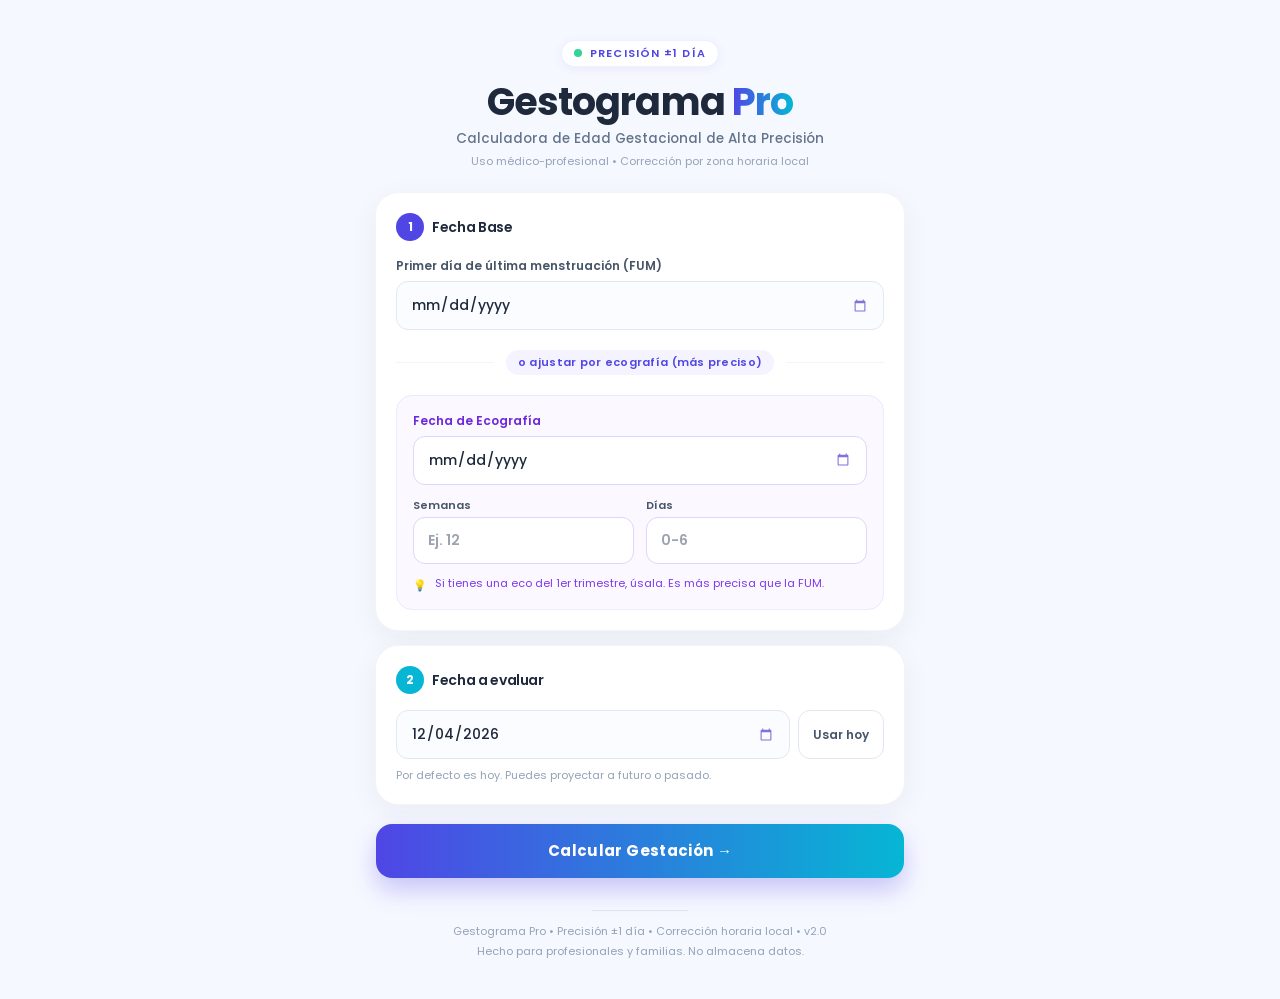
<file: gestograma-pro.html>
<!DOCTYPE html>
<html lang="en">
<head>
  <meta charset="UTF-8">
  <meta name="viewport" content="width=device-width, initial-scale=1">
  <title>React Artifact</title>
  <style>*,:after,:before{--tw-border-spacing-x:0;--tw-border-spacing-y:0;--tw-translate-x:0;--tw-translate-y:0;--tw-rotate:0;--tw-skew-x:0;--tw-skew-y:0;--tw-scale-x:1;--tw-scale-y:1;--tw-pan-x: ;--tw-pan-y: ;--tw-pinch-zoom: ;--tw-scroll-snap-strictness:proximity;--tw-gradient-from-position: ;--tw-gradient-via-position: ;--tw-gradient-to-position: ;--tw-ordinal: ;--tw-slashed-zero: ;--tw-numeric-figure: ;--tw-numeric-spacing: ;--tw-numeric-fraction: ;--tw-ring-inset: ;--tw-ring-offset-width:0px;--tw-ring-offset-color:#fff;--tw-ring-color:rgba(59,130,246,.5);--tw-ring-offset-shadow:0 0 #0000;--tw-ring-shadow:0 0 #0000;--tw-shadow:0 0 #0000;--tw-shadow-colored:0 0 #0000;--tw-blur: ;--tw-brightness: ;--tw-contrast: ;--tw-grayscale: ;--tw-hue-rotate: ;--tw-invert: ;--tw-saturate: ;--tw-sepia: ;--tw-drop-shadow: ;--tw-backdrop-blur: ;--tw-backdrop-brightness: ;--tw-backdrop-contrast: ;--tw-backdrop-grayscale: ;--tw-backdrop-hue-rotate: ;--tw-backdrop-invert: ;--tw-backdrop-opacity: ;--tw-backdrop-saturate: ;--tw-backdrop-sepia: ;--tw-contain-size: ;--tw-contain-layout: ;--tw-contain-paint: ;--tw-contain-style: }::backdrop{--tw-border-spacing-x:0;--tw-border-spacing-y:0;--tw-translate-x:0;--tw-translate-y:0;--tw-rotate:0;--tw-skew-x:0;--tw-skew-y:0;--tw-scale-x:1;--tw-scale-y:1;--tw-pan-x: ;--tw-pan-y: ;--tw-pinch-zoom: ;--tw-scroll-snap-strictness:proximity;--tw-gradient-from-position: ;--tw-gradient-via-position: ;--tw-gradient-to-position: ;--tw-ordinal: ;--tw-slashed-zero: ;--tw-numeric-figure: ;--tw-numeric-spacing: ;--tw-numeric-fraction: ;--tw-ring-inset: ;--tw-ring-offset-width:0px;--tw-ring-offset-color:#fff;--tw-ring-color:rgba(59,130,246,.5);--tw-ring-offset-shadow:0 0 #0000;--tw-ring-shadow:0 0 #0000;--tw-shadow:0 0 #0000;--tw-shadow-colored:0 0 #0000;--tw-blur: ;--tw-brightness: ;--tw-contrast: ;--tw-grayscale: ;--tw-hue-rotate: ;--tw-invert: ;--tw-saturate: ;--tw-sepia: ;--tw-drop-shadow: ;--tw-backdrop-blur: ;--tw-backdrop-brightness: ;--tw-backdrop-contrast: ;--tw-backdrop-grayscale: ;--tw-backdrop-hue-rotate: ;--tw-backdrop-invert: ;--tw-backdrop-opacity: ;--tw-backdrop-saturate: ;--tw-backdrop-sepia: ;--tw-contain-size: ;--tw-contain-layout: ;--tw-contain-paint: ;--tw-contain-style: }/*! tailwindcss v3.4.18 | MIT License | https://tailwindcss.com*/*,:after,:before{box-sizing:border-box;border:0 solid #e5e7eb}:after,:before{--tw-content:""}:host,html{line-height:1.5;-webkit-text-size-adjust:100%;-moz-tab-size:4;-o-tab-size:4;tab-size:4;font-family:ui-sans-serif,system-ui,sans-serif,Apple Color Emoji,Segoe UI Emoji,Segoe UI Symbol,Noto Color Emoji;font-feature-settings:normal;font-variation-settings:normal;-webkit-tap-highlight-color:transparent}body{line-height:inherit}hr{height:0;color:inherit;border-top-width:1px}abbr:where([title]){-webkit-text-decoration:underline dotted;text-decoration:underline dotted}h1,h2,h3,h4,h5,h6{font-size:inherit;font-weight:inherit}a{color:inherit;text-decoration:inherit}b,strong{font-weight:bolder}code,kbd,pre,samp{font-family:ui-monospace,SFMono-Regular,Menlo,Monaco,Consolas,Liberation Mono,Courier New,monospace;font-feature-settings:normal;font-variation-settings:normal;font-size:1em}small{font-size:80%}sub,sup{font-size:75%;line-height:0;position:relative;vertical-align:baseline}sub{bottom:-.25em}sup{top:-.5em}table{text-indent:0;border-color:inherit;border-collapse:collapse}button,input,optgroup,select,textarea{font-family:inherit;font-feature-settings:inherit;font-variation-settings:inherit;font-size:100%;font-weight:inherit;line-height:inherit;letter-spacing:inherit;color:inherit;margin:0;padding:0}button,select{text-transform:none}button,input:where([type=button]),input:where([type=reset]),input:where([type=submit]){-webkit-appearance:button;background-color:transparent;background-image:none}:-moz-focusring{outline:auto}:-moz-ui-invalid{box-shadow:none}progress{vertical-align:baseline}::-webkit-inner-spin-button,::-webkit-outer-spin-button{height:auto}[type=search]{-webkit-appearance:textfield;outline-offset:-2px}::-webkit-search-decoration{-webkit-appearance:none}::-webkit-file-upload-button{-webkit-appearance:button;font:inherit}summary{display:list-item}blockquote,dd,dl,figure,h1,h2,h3,h4,h5,h6,hr,p,pre{margin:0}fieldset{margin:0}fieldset,legend{padding:0}menu,ol,ul{list-style:none;margin:0;padding:0}dialog{padding:0}textarea{resize:vertical}input::-moz-placeholder,textarea::-moz-placeholder{opacity:1;color:#9ca3af}input::placeholder,textarea::placeholder{opacity:1;color:#9ca3af}[role=button],button{cursor:pointer}:disabled{cursor:default}audio,canvas,embed,iframe,img,object,svg,video{display:block;vertical-align:middle}img,video{max-width:100%;height:auto}[hidden]:where(:not([hidden=until-found])){display:none}.static{position:static}.absolute{position:absolute}.relative{position:relative}.left-0{left:0}.right-0{right:0}.top-0{top:0}.top-1\/2{top:50%}.mx-auto{margin-left:auto;margin-right:auto}.my-5{margin-top:1.25rem;margin-bottom:1.25rem}.mb-1{margin-bottom:.25rem}.mb-1\.5{margin-bottom:.375rem}.mb-3{margin-bottom:.75rem}.mb-4{margin-bottom:1rem}.mb-6{margin-bottom:1.5rem}.ml-1{margin-left:.25rem}.mt-0\.5{margin-top:.125rem}.mt-1{margin-top:.25rem}.mt-2{margin-top:.5rem}.mt-3{margin-top:.75rem}.mt-4{margin-top:1rem}.mt-5{margin-top:1.25rem}.mt-6{margin-top:1.5rem}.mt-8{margin-top:2rem}.block{display:block}.inline-block{display:inline-block}.inline{display:inline}.flex{display:flex}.inline-flex{display:inline-flex}.grid{display:grid}.hidden{display:none}.h-1{height:.25rem}.h-14{height:3.5rem}.h-2{height:.5rem}.h-3{height:.75rem}.h-5{height:1.25rem}.h-7{height:1.75rem}.h-\[68px\]{height:68px}.h-full{height:100%}.h-px{height:1px}.min-h-screen{min-height:100vh}.w-14{width:3.5rem}.w-2{width:.5rem}.w-24{width:6rem}.w-3{width:.75rem}.w-5{width:1.25rem}.w-7{width:1.75rem}.w-full{width:100%}.max-w-\[54px\]{max-width:54px}.max-w-\[560px\]{max-width:560px}.flex-1{flex:1 1 0%}.shrink-0{flex-shrink:0}.-translate-x-1\/2{--tw-translate-x:-50%}.-translate-x-1\/2,.-translate-y-1\/2{transform:translate(var(--tw-translate-x),var(--tw-translate-y)) rotate(var(--tw-rotate)) skewX(var(--tw-skew-x)) skewY(var(--tw-skew-y)) scaleX(var(--tw-scale-x)) scaleY(var(--tw-scale-y))}.-translate-y-1\/2{--tw-translate-y:-50%}@keyframes pulse{50%{opacity:.5}}.animate-pulse{animation:pulse 2s cubic-bezier(.4,0,.6,1) infinite}.grid-cols-2{grid-template-columns:repeat(2,minmax(0,1fr))}.flex-col{flex-direction:column}.flex-wrap{flex-wrap:wrap}.items-start{align-items:flex-start}.items-center{align-items:center}.justify-center{justify-content:center}.justify-between{justify-content:space-between}.gap-2{gap:.5rem}.gap-3{gap:.75rem}.gap-4{gap:1rem}.space-y-4>:not([hidden])~:not([hidden]){--tw-space-y-reverse:0;margin-top:calc(1rem*(1 - var(--tw-space-y-reverse)));margin-bottom:calc(1rem*var(--tw-space-y-reverse))}.overflow-hidden{overflow:hidden}.rounded-\[10px\]{border-radius:10px}.rounded-\[12px\]{border-radius:12px}.rounded-\[14px\]{border-radius:14px}.rounded-\[16px\]{border-radius:16px}.rounded-\[18px\]{border-radius:18px}.rounded-\[22px\]{border-radius:22px}.rounded-full{border-radius:9999px}.border{border-width:1px}.border-2{border-width:2px}.border-amber-200{--tw-border-opacity:1;border-color:rgb(253 230 138/var(--tw-border-opacity,1))}.border-cyan-200{--tw-border-opacity:1;border-color:rgb(165 243 252/var(--tw-border-opacity,1))}.border-indigo-50{--tw-border-opacity:1;border-color:rgb(238 242 255/var(--tw-border-opacity,1))}.border-rose-200{--tw-border-opacity:1;border-color:rgb(254 205 211/var(--tw-border-opacity,1))}.border-slate-200{--tw-border-opacity:1;border-color:rgb(226 232 240/var(--tw-border-opacity,1))}.border-violet-100{--tw-border-opacity:1;border-color:rgb(237 233 254/var(--tw-border-opacity,1))}.border-violet-200{--tw-border-opacity:1;border-color:rgb(221 214 254/var(--tw-border-opacity,1))}.border-white{--tw-border-opacity:1;border-color:rgb(255 255 255/var(--tw-border-opacity,1))}.bg-\[\#06b6d4\]{--tw-bg-opacity:1;background-color:rgb(6 182 212/var(--tw-bg-opacity,1))}.bg-\[\#1e293b\]{--tw-bg-opacity:1;background-color:rgb(30 41 59/var(--tw-bg-opacity,1))}.bg-\[\#25D366\]{--tw-bg-opacity:1;background-color:rgb(37 211 102/var(--tw-bg-opacity,1))}.bg-\[\#4f46e5\]{--tw-bg-opacity:1;background-color:rgb(79 70 229/var(--tw-bg-opacity,1))}.bg-\[\#f5f3ff\]{--tw-bg-opacity:1;background-color:rgb(245 243 255/var(--tw-bg-opacity,1))}.bg-\[\#f6f8ff\]{--tw-bg-opacity:1;background-color:rgb(246 248 255/var(--tw-bg-opacity,1))}.bg-\[\#fbf8ff\]{--tw-bg-opacity:1;background-color:rgb(251 248 255/var(--tw-bg-opacity,1))}.bg-\[\#fbfcff\]{--tw-bg-opacity:1;background-color:rgb(251 252 255/var(--tw-bg-opacity,1))}.bg-amber-50{--tw-bg-opacity:1;background-color:rgb(255 251 235/var(--tw-bg-opacity,1))}.bg-cyan-50{--tw-bg-opacity:1;background-color:rgb(236 254 255/var(--tw-bg-opacity,1))}.bg-emerald-400{--tw-bg-opacity:1;background-color:rgb(52 211 153/var(--tw-bg-opacity,1))}.bg-indigo-600{--tw-bg-opacity:1;background-color:rgb(79 70 229/var(--tw-bg-opacity,1))}.bg-rose-50{--tw-bg-opacity:1;background-color:rgb(255 241 242/var(--tw-bg-opacity,1))}.bg-slate-100{--tw-bg-opacity:1;background-color:rgb(241 245 249/var(--tw-bg-opacity,1))}.bg-slate-200{--tw-bg-opacity:1;background-color:rgb(226 232 240/var(--tw-bg-opacity,1))}.bg-slate-300{--tw-bg-opacity:1;background-color:rgb(203 213 225/var(--tw-bg-opacity,1))}.bg-slate-50{--tw-bg-opacity:1;background-color:rgb(248 250 252/var(--tw-bg-opacity,1))}.bg-slate-900{--tw-bg-opacity:1;background-color:rgb(15 23 42/var(--tw-bg-opacity,1))}.bg-violet-50{--tw-bg-opacity:1;background-color:rgb(245 243 255/var(--tw-bg-opacity,1))}.bg-white{--tw-bg-opacity:1;background-color:rgb(255 255 255/var(--tw-bg-opacity,1))}.bg-gradient-to-br{background-image:linear-gradient(to bottom right,var(--tw-gradient-stops))}.bg-gradient-to-r{background-image:linear-gradient(to right,var(--tw-gradient-stops))}.from-\[\#4f46e5\]{--tw-gradient-from:#4f46e5 var(--tw-gradient-from-position);--tw-gradient-to:rgba(79,70,229,0) var(--tw-gradient-to-position);--tw-gradient-stops:var(--tw-gradient-from),var(--tw-gradient-to)}.from-\[\#f5f3ff\]{--tw-gradient-from:#f5f3ff var(--tw-gradient-from-position);--tw-gradient-to:rgba(245,243,255,0) var(--tw-gradient-to-position);--tw-gradient-stops:var(--tw-gradient-from),var(--tw-gradient-to)}.from-indigo-500{--tw-gradient-from:#6366f1 var(--tw-gradient-from-position);--tw-gradient-to:rgba(99,102,241,0) var(--tw-gradient-to-position);--tw-gradient-stops:var(--tw-gradient-from),var(--tw-gradient-to)}.from-white{--tw-gradient-from:#fff var(--tw-gradient-from-position);--tw-gradient-to:hsla(0,0%,100%,0) var(--tw-gradient-to-position);--tw-gradient-stops:var(--tw-gradient-from),var(--tw-gradient-to)}.to-\[\#06b6d4\]{--tw-gradient-to:#06b6d4 var(--tw-gradient-to-position)}.to-cyan-400{--tw-gradient-to:#22d3ee var(--tw-gradient-to-position)}.to-cyan-50\/50{--tw-gradient-to:rgba(236,254,255,.5) var(--tw-gradient-to-position)}.to-indigo-50\/60{--tw-gradient-to:rgba(238,242,255,.6) var(--tw-gradient-to-position)}.bg-clip-text{-webkit-background-clip:text;background-clip:text}.p-4{padding:1rem}.p-5{padding:1.25rem}.p-6{padding:1.5rem}.px-2{padding-left:.5rem;padding-right:.5rem}.px-2\.5{padding-left:.625rem;padding-right:.625rem}.px-3{padding-left:.75rem;padding-right:.75rem}.px-3\.5{padding-left:.875rem;padding-right:.875rem}.px-4{padding-left:1rem;padding-right:1rem}.px-6{padding-left:1.5rem;padding-right:1.5rem}.py-0\.5{padding-top:.125rem;padding-bottom:.125rem}.py-1{padding-top:.25rem;padding-bottom:.25rem}.py-1\.5{padding-top:.375rem;padding-bottom:.375rem}.py-2{padding-top:.5rem;padding-bottom:.5rem}.py-3{padding-top:.75rem;padding-bottom:.75rem}.py-4{padding-top:1rem;padding-bottom:1rem}.py-6{padding-top:1.5rem;padding-bottom:1.5rem}.text-center{text-align:center}.text-\[10px\]{font-size:10px}.text-\[11px\]{font-size:11px}.text-\[12px\]{font-size:12px}.text-\[13\.5px\]{font-size:13.5px}.text-\[13px\]{font-size:13px}.text-\[14px\]{font-size:14px}.text-\[15px\]{font-size:15px}.text-\[18px\]{font-size:18px}.text-\[20px\]{font-size:20px}.text-\[22px\]{font-size:22px}.text-\[28px\]{font-size:28px}.text-\[32px\]{font-size:32px}.text-\[42px\]{font-size:42px}.text-\[8px\]{font-size:8px}.text-\[9px\]{font-size:9px}.font-bold{font-weight:700}.font-medium{font-weight:500}.font-semibold{font-weight:600}.leading-4{line-height:1rem}.leading-5{line-height:1.25rem}.leading-\[0\.9\]{line-height:.9}.leading-\[1\.1\]{line-height:1.1}.leading-\[1\.4\]{line-height:1.4}.leading-\[1\.5\]{line-height:1.5}.leading-none{line-height:1}.leading-tight{line-height:1.25}.tracking-tight{letter-spacing:-.025em}.tracking-wide{letter-spacing:.025em}.tracking-widest{letter-spacing:.1em}.text-\[\#1e293b\]{--tw-text-opacity:1;color:rgb(30 41 59/var(--tw-text-opacity,1))}.text-\[\#4f46e5\]{--tw-text-opacity:1;color:rgb(79 70 229/var(--tw-text-opacity,1))}.text-amber-600{--tw-text-opacity:1;color:rgb(217 119 6/var(--tw-text-opacity,1))}.text-amber-800{--tw-text-opacity:1;color:rgb(146 64 14/var(--tw-text-opacity,1))}.text-cyan-700{--tw-text-opacity:1;color:rgb(14 116 144/var(--tw-text-opacity,1))}.text-indigo-100{--tw-text-opacity:1;color:rgb(224 231 255/var(--tw-text-opacity,1))}.text-indigo-200{--tw-text-opacity:1;color:rgb(199 210 254/var(--tw-text-opacity,1))}.text-indigo-500{--tw-text-opacity:1;color:rgb(99 102 241/var(--tw-text-opacity,1))}.text-indigo-600{--tw-text-opacity:1;color:rgb(79 70 229/var(--tw-text-opacity,1))}.text-rose-700{--tw-text-opacity:1;color:rgb(190 18 60/var(--tw-text-opacity,1))}.text-slate-300{--tw-text-opacity:1;color:rgb(203 213 225/var(--tw-text-opacity,1))}.text-slate-400{--tw-text-opacity:1;color:rgb(148 163 184/var(--tw-text-opacity,1))}.text-slate-500{--tw-text-opacity:1;color:rgb(100 116 139/var(--tw-text-opacity,1))}.text-slate-600{--tw-text-opacity:1;color:rgb(71 85 105/var(--tw-text-opacity,1))}.text-slate-700{--tw-text-opacity:1;color:rgb(51 65 85/var(--tw-text-opacity,1))}.text-slate-800{--tw-text-opacity:1;color:rgb(30 41 59/var(--tw-text-opacity,1))}.text-transparent{color:transparent}.text-violet-600{--tw-text-opacity:1;color:rgb(124 58 237/var(--tw-text-opacity,1))}.text-violet-700{--tw-text-opacity:1;color:rgb(109 40 217/var(--tw-text-opacity,1))}.text-white{--tw-text-opacity:1;color:rgb(255 255 255/var(--tw-text-opacity,1))}.shadow{--tw-shadow:0 1px 3px 0 rgba(0,0,0,.1),0 1px 2px -1px rgba(0,0,0,.1);--tw-shadow-colored:0 1px 3px 0 var(--tw-shadow-color),0 1px 2px -1px var(--tw-shadow-color)}.shadow,.shadow-\[0_10px_40px_rgba\(79\2c 70\2c 229\2c 0\.12\)\]{box-shadow:var(--tw-ring-offset-shadow,0 0 #0000),var(--tw-ring-shadow,0 0 #0000),var(--tw-shadow)}.shadow-\[0_10px_40px_rgba\(79\2c 70\2c 229\2c 0\.12\)\]{--tw-shadow:0 10px 40px rgba(79,70,229,.12);--tw-shadow-colored:0 10px 40px var(--tw-shadow-color)}.shadow-\[0_12px_24px_rgba\(79\2c 70\2c 229\2c 0\.28\)\]{--tw-shadow:0 12px 24px rgba(79,70,229,.28);--tw-shadow-colored:0 12px 24px var(--tw-shadow-color);box-shadow:var(--tw-ring-offset-shadow,0 0 #0000),var(--tw-ring-shadow,0 0 #0000),var(--tw-shadow)}.shadow-\[0_2px_10px_rgba\(79\2c 70\2c 229\2c 0\.08\)\]{--tw-shadow:0 2px 10px rgba(79,70,229,.08);--tw-shadow-colored:0 2px 10px var(--tw-shadow-color);box-shadow:var(--tw-ring-offset-shadow,0 0 #0000),var(--tw-ring-shadow,0 0 #0000),var(--tw-shadow)}.shadow-\[0_6px_20px_rgba\(0\2c 0\2c 0\2c 0\.04\)\]{--tw-shadow:0 6px 20px rgba(0,0,0,.04);--tw-shadow-colored:0 6px 20px var(--tw-shadow-color);box-shadow:var(--tw-ring-offset-shadow,0 0 #0000),var(--tw-ring-shadow,0 0 #0000),var(--tw-shadow)}.shadow-\[0_8px_24px_rgba\(79\2c 70\2c 229\2c 0\.3\)\]{--tw-shadow:0 8px 24px rgba(79,70,229,.3);--tw-shadow-colored:0 8px 24px var(--tw-shadow-color);box-shadow:var(--tw-ring-offset-shadow,0 0 #0000),var(--tw-ring-shadow,0 0 #0000),var(--tw-shadow)}.shadow-\[0_8px_30px_rgba\(31\2c 41\2c 55\2c 0\.06\)\]{--tw-shadow:0 8px 30px rgba(31,41,55,.06);--tw-shadow-colored:0 8px 30px var(--tw-shadow-color)}.shadow-\[0_8px_30px_rgba\(31\2c 41\2c 55\2c 0\.06\)\],.shadow-md{box-shadow:var(--tw-ring-offset-shadow,0 0 #0000),var(--tw-ring-shadow,0 0 #0000),var(--tw-shadow)}.shadow-md{--tw-shadow:0 4px 6px -1px rgba(0,0,0,.1),0 2px 4px -2px rgba(0,0,0,.1);--tw-shadow-colored:0 4px 6px -1px var(--tw-shadow-color),0 2px 4px -2px var(--tw-shadow-color)}.shadow-sm{--tw-shadow:0 1px 2px 0 rgba(0,0,0,.05);--tw-shadow-colored:0 1px 2px 0 var(--tw-shadow-color);box-shadow:var(--tw-ring-offset-shadow,0 0 #0000),var(--tw-ring-shadow,0 0 #0000),var(--tw-shadow)}.outline-none{outline:2px solid transparent;outline-offset:2px}.ring-1{--tw-ring-offset-shadow:var(--tw-ring-inset) 0 0 0 var(--tw-ring-offset-width) var(--tw-ring-offset-color);--tw-ring-shadow:var(--tw-ring-inset) 0 0 0 calc(1px + var(--tw-ring-offset-width)) var(--tw-ring-color);box-shadow:var(--tw-ring-offset-shadow),var(--tw-ring-shadow),var(--tw-shadow,0 0 #0000)}.ring-indigo-100{--tw-ring-opacity:1;--tw-ring-color:rgb(224 231 255/var(--tw-ring-opacity,1))}.ring-slate-100{--tw-ring-opacity:1;--tw-ring-color:rgb(241 245 249/var(--tw-ring-opacity,1))}.ring-slate-200{--tw-ring-opacity:1;--tw-ring-color:rgb(226 232 240/var(--tw-ring-opacity,1))}.ring-violet-100{--tw-ring-opacity:1;--tw-ring-color:rgb(237 233 254/var(--tw-ring-opacity,1))}.invert{--tw-invert:invert(100%)}.invert,.sepia{filter:var(--tw-blur) var(--tw-brightness) var(--tw-contrast) var(--tw-grayscale) var(--tw-hue-rotate) var(--tw-invert) var(--tw-saturate) var(--tw-sepia) var(--tw-drop-shadow)}.sepia{--tw-sepia:sepia(100%)}.filter{filter:var(--tw-blur) var(--tw-brightness) var(--tw-contrast) var(--tw-grayscale) var(--tw-hue-rotate) var(--tw-invert) var(--tw-saturate) var(--tw-sepia) var(--tw-drop-shadow)}.transition{transition-property:color,background-color,border-color,text-decoration-color,fill,stroke,opacity,box-shadow,transform,filter,backdrop-filter;transition-timing-function:cubic-bezier(.4,0,.2,1);transition-duration:.15s}.transition-all{transition-property:all;transition-timing-function:cubic-bezier(.4,0,.2,1);transition-duration:.15s}.duration-700{transition-duration:.7s}.ease-out{transition-timing-function:cubic-bezier(0,0,.2,1)}#root,body,html{min-height:100%}body{margin:0;font-family:Inter,ui-sans-serif,system-ui,-apple-system,BlinkMacSystemFont,Segoe UI,sans-serif}[role=button]:not([aria-disabled=true]),button:not(:disabled),label[for],select:not(:disabled),summary{cursor:pointer}.selection\:bg-indigo-100 ::-moz-selection{--tw-bg-opacity:1;background-color:rgb(224 231 255/var(--tw-bg-opacity,1))}.selection\:bg-indigo-100 ::selection{--tw-bg-opacity:1;background-color:rgb(224 231 255/var(--tw-bg-opacity,1))}.selection\:bg-indigo-100::-moz-selection{--tw-bg-opacity:1;background-color:rgb(224 231 255/var(--tw-bg-opacity,1))}.selection\:bg-indigo-100::selection{--tw-bg-opacity:1;background-color:rgb(224 231 255/var(--tw-bg-opacity,1))}.hover\:bg-slate-50:hover{--tw-bg-opacity:1;background-color:rgb(248 250 252/var(--tw-bg-opacity,1))}.hover\:shadow-\[0_16px_30px_rgba\(79\2c 70\2c 229\2c 0\.35\)\]:hover{--tw-shadow:0 16px 30px rgba(79,70,229,.35);--tw-shadow-colored:0 16px 30px var(--tw-shadow-color);box-shadow:var(--tw-ring-offset-shadow,0 0 #0000),var(--tw-ring-shadow,0 0 #0000),var(--tw-shadow)}.hover\:brightness-110:hover{--tw-brightness:brightness(1.1)}.hover\:brightness-110:hover,.hover\:brightness-\[1\.05\]:hover{filter:var(--tw-blur) var(--tw-brightness) var(--tw-contrast) var(--tw-grayscale) var(--tw-hue-rotate) var(--tw-invert) var(--tw-saturate) var(--tw-sepia) var(--tw-drop-shadow)}.hover\:brightness-\[1\.05\]:hover{--tw-brightness:brightness(1.05)}.focus\:border-cyan-300:focus{--tw-border-opacity:1;border-color:rgb(103 232 249/var(--tw-border-opacity,1))}.focus\:border-indigo-300:focus{--tw-border-opacity:1;border-color:rgb(165 180 252/var(--tw-border-opacity,1))}.focus\:border-violet-300:focus{--tw-border-opacity:1;border-color:rgb(196 181 253/var(--tw-border-opacity,1))}.focus\:ring-4:focus{--tw-ring-offset-shadow:var(--tw-ring-inset) 0 0 0 var(--tw-ring-offset-width) var(--tw-ring-offset-color);--tw-ring-shadow:var(--tw-ring-inset) 0 0 0 calc(4px + var(--tw-ring-offset-width)) var(--tw-ring-color);box-shadow:var(--tw-ring-offset-shadow),var(--tw-ring-shadow),var(--tw-shadow,0 0 #0000)}.focus\:ring-cyan-100:focus{--tw-ring-opacity:1;--tw-ring-color:rgb(207 250 254/var(--tw-ring-opacity,1))}.focus\:ring-indigo-100:focus{--tw-ring-opacity:1;--tw-ring-color:rgb(224 231 255/var(--tw-ring-opacity,1))}.focus\:ring-violet-100:focus{--tw-ring-opacity:1;--tw-ring-color:rgb(237 233 254/var(--tw-ring-opacity,1))}.active\:scale-\[0\.99\]:active{--tw-scale-x:0.99;--tw-scale-y:0.99;transform:translate(var(--tw-translate-x),var(--tw-translate-y)) rotate(var(--tw-rotate)) skewX(var(--tw-skew-x)) skewY(var(--tw-skew-y)) scaleX(var(--tw-scale-x)) scaleY(var(--tw-scale-y))}@media (min-width:768px){.md\:py-10{padding-top:2.5rem;padding-bottom:2.5rem}.md\:text-\[38px\]{font-size:38px}.md\:text-\[48px\]{font-size:48px}}</style>
</head>
<body>
  <div id="root"></div>
  
  <script type="module">var vf=Object.create;var{getPrototypeOf:hf,defineProperty:$l,getOwnPropertyNames:mf}=Object;var yf=Object.prototype.hasOwnProperty;var kn=(e,n,t)=>{t=e!=null?vf(hf(e)):{};let r=n||!e||!e.__esModule?$l(t,"default",{value:e,enumerable:!0}):t;for(let l of mf(e))if(!yf.call(r,l))$l(r,l,{get:()=>e[l],enumerable:!0});return r};var yr=(e,n)=>()=>(n||e((n={exports:{}}).exports,n),n.exports);var gf=(e,n)=>{for(var t in n)$l(e,t,{get:n[t],enumerable:!0,configurable:!0,set:(r)=>n[t]=()=>r})};var wf=(e,n)=>()=>(e&&(n=e(e=0)),n);var yt=yr((Df)=>{var mt=Symbol.for("react.element"),kf=Symbol.for("react.portal"),Sf=Symbol.for("react.fragment"),Ef=Symbol.for("react.strict_mode"),Cf=Symbol.for("react.profiler"),_f=Symbol.for("react.provider"),Pf=Symbol.for("react.context"),Nf=Symbol.for("react.forward_ref"),zf=Symbol.for("react.suspense"),xf=Symbol.for("react.memo"),Tf=Symbol.for("react.lazy"),pu=Symbol.iterator;function Lf(e){if(e===null||typeof e!=="object")return null;return e=pu&&e[pu]||e["@@iterator"],typeof e==="function"?e:null}var mu={isMounted:function(){return!1},enqueueForceUpdate:function(){},enqueueReplaceState:function(){},enqueueSetState:function(){}},yu=Object.assign,gu={};function Un(e,n,t){this.props=e,this.context=n,this.refs=gu,this.updater=t||mu}Un.prototype.isReactComponent={};Un.prototype.setState=function(e,n){if(typeof e!=="object"&&typeof e!=="function"&&e!=null)throw Error("setState(...): takes an object of state variables to update or a function which returns an object of state variables.");this.updater.enqueueSetState(this,e,n,"setState")};Un.prototype.forceUpdate=function(e){this.updater.enqueueForceUpdate(this,e,"forceUpdate")};function wu(){}wu.prototype=Un.prototype;function Bl(e,n,t){this.props=e,this.context=n,this.refs=gu,this.updater=t||mu}var Ql=Bl.prototype=new wu;Ql.constructor=Bl;yu(Ql,Un.prototype);Ql.isPureReactComponent=!0;var vu=Array.isArray,ku=Object.prototype.hasOwnProperty,Hl={current:null},Su={key:!0,ref:!0,__self:!0,__source:!0};function Eu(e,n,t){var r,l={},o=null,i=null;if(n!=null)for(r in n.ref!==void 0&&(i=n.ref),n.key!==void 0&&(o=""+n.key),n)ku.call(n,r)&&!Su.hasOwnProperty(r)&&(l[r]=n[r]);var u=arguments.length-2;if(u===1)l.children=t;else if(1<u){for(var s=Array(u),d=0;d<u;d++)s[d]=arguments[d+2];l.children=s}if(e&&e.defaultProps)for(r in u=e.defaultProps,u)l[r]===void 0&&(l[r]=u[r]);return{$$typeof:mt,type:e,key:o,ref:i,props:l,_owner:Hl.current}}function Rf(e,n){return{$$typeof:mt,type:e.type,key:n,ref:e.ref,props:e.props,_owner:e._owner}}function Kl(e){return typeof e==="object"&&e!==null&&e.$$typeof===mt}function Mf(e){var n={"=":"=0",":":"=2"};return"$"+e.replace(/[=:]/g,function(t){return n[t]})}var hu=/\/+/g;function Wl(e,n){return typeof e==="object"&&e!==null&&e.key!=null?Mf(""+e.key):n.toString(36)}function wr(e,n,t,r,l){var o=typeof e;if(o==="undefined"||o==="boolean")e=null;var i=!1;if(e===null)i=!0;else switch(o){case"string":case"number":i=!0;break;case"object":switch(e.$$typeof){case mt:case kf:i=!0}}if(i)return i=e,l=l(i),e=r===""?"."+Wl(i,0):r,vu(l)?(t="",e!=null&&(t=e.replace(hu,"$&/")+"/"),wr(l,n,t,"",function(d){return d})):l!=null&&(Kl(l)&&(l=Rf(l,t+(!l.key||i&&i.key===l.key?"":(""+l.key).replace(hu,"$&/")+"/")+e)),n.push(l)),1;if(i=0,r=r===""?".":r+":",vu(e))for(var u=0;u<e.length;u++){o=e[u];var s=r+Wl(o,u);i+=wr(o,n,t,s,l)}else if(s=Lf(e),typeof s==="function")for(e=s.call(e),u=0;!(o=e.next()).done;)o=o.value,s=r+Wl(o,u++),i+=wr(o,n,t,s,l);else if(o==="object")throw n=String(e),Error("Objects are not valid as a React child (found: "+(n==="[object Object]"?"object with keys {"+Object.keys(e).join(", ")+"}":n)+"). If you meant to render a collection of children, use an array instead.");return i}function gr(e,n,t){if(e==null)return e;var r=[],l=0;return wr(e,r,"","",function(o){return n.call(t,o,l++)}),r}function If(e){if(e._status===-1){var n=e._result;n=n(),n.then(function(t){if(e._status===0||e._status===-1)e._status=1,e._result=t},function(t){if(e._status===0||e._status===-1)e._status=2,e._result=t}),e._status===-1&&(e._status=0,e._result=n)}if(e._status===1)return e._result.default;throw e._result}var te={current:null},kr={transition:null},Of={ReactCurrentDispatcher:te,ReactCurrentBatchConfig:kr,ReactCurrentOwner:Hl};function Cu(){throw Error("act(...) is not supported in production builds of React.")}Df.Children={map:gr,forEach:function(e,n,t){gr(e,function(){n.apply(this,arguments)},t)},count:function(e){var n=0;return gr(e,function(){n++}),n},toArray:function(e){return gr(e,function(n){return n})||[]},only:function(e){if(!Kl(e))throw Error("React.Children.only expected to receive a single React element child.");return e}};Df.Component=Un;Df.Fragment=Sf;Df.Profiler=Cf;Df.PureComponent=Bl;Df.StrictMode=Ef;Df.Suspense=zf;Df.__SECRET_INTERNALS_DO_NOT_USE_OR_YOU_WILL_BE_FIRED=Of;Df.act=Cu;Df.cloneElement=function(e,n,t){if(e===null||e===void 0)throw Error("React.cloneElement(...): The argument must be a React element, but you passed "+e+".");var r=yu({},e.props),l=e.key,o=e.ref,i=e._owner;if(n!=null){if(n.ref!==void 0&&(o=n.ref,i=Hl.current),n.key!==void 0&&(l=""+n.key),e.type&&e.type.defaultProps)var u=e.type.defaultProps;for(s in n)ku.call(n,s)&&!Su.hasOwnProperty(s)&&(r[s]=n[s]===void 0&&u!==void 0?u[s]:n[s])}var s=arguments.length-2;if(s===1)r.children=t;else if(1<s){u=Array(s);for(var d=0;d<s;d++)u[d]=arguments[d+2];r.children=u}return{$$typeof:mt,type:e.type,key:l,ref:o,props:r,_owner:i}};Df.createContext=function(e){return e={$$typeof:Pf,_currentValue:e,_currentValue2:e,_threadCount:0,Provider:null,Consumer:null,_defaultValue:null,_globalName:null},e.Provider={$$typeof:_f,_context:e},e.Consumer=e};Df.createElement=Eu;Df.createFactory=function(e){var n=Eu.bind(null,e);return n.type=e,n};Df.createRef=function(){return{current:null}};Df.forwardRef=function(e){return{$$typeof:Nf,render:e}};Df.isValidElement=Kl;Df.lazy=function(e){return{$$typeof:Tf,_payload:{_status:-1,_result:e},_init:If}};Df.memo=function(e,n){return{$$typeof:xf,type:e,compare:n===void 0?null:n}};Df.startTransition=function(e){var n=kr.transition;kr.transition={};try{e()}finally{kr.transition=n}};Df.unstable_act=Cu;Df.useCallback=function(e,n){return te.current.useCallback(e,n)};Df.useContext=function(e){return te.current.useContext(e)};Df.useDebugValue=function(){};Df.useDeferredValue=function(e){return te.current.useDeferredValue(e)};Df.useEffect=function(e,n){return te.current.useEffect(e,n)};Df.useId=function(){return te.current.useId()};Df.useImperativeHandle=function(e,n,t){return te.current.useImperativeHandle(e,n,t)};Df.useInsertionEffect=function(e,n){return te.current.useInsertionEffect(e,n)};Df.useLayoutEffect=function(e,n){return te.current.useLayoutEffect(e,n)};Df.useMemo=function(e,n){return te.current.useMemo(e,n)};Df.useReducer=function(e,n,t){return te.current.useReducer(e,n,t)};Df.useRef=function(e){return te.current.useRef(e)};Df.useState=function(e){return te.current.useState(e)};Df.useSyncExternalStore=function(e,n,t){return te.current.useSyncExternalStore(e,n,t)};Df.useTransition=function(){return te.current.useTransition()};Df.version="18.3.1"});var Lu=yr((wd)=>{function Xl(e,n){var t=e.length;e.push(n);e:for(;0<t;){var r=t-1>>>1,l=e[r];if(0<Sr(l,n))e[r]=n,e[t]=l,t=r;else break e}}function _e(e){return e.length===0?null:e[0]}function Pr(e){if(e.length===0)return null;var n=e[0],t=e.pop();if(t!==n){e[0]=t;e:for(var r=0,l=e.length,o=l>>>1;r<o;){var i=2*(r+1)-1,u=e[i],s=i+1,d=e[s];if(0>Sr(u,t))s<l&&0>Sr(d,u)?(e[r]=d,e[s]=t,r=s):(e[r]=u,e[i]=t,r=i);else if(s<l&&0>Sr(d,t))e[r]=d,e[s]=t,r=s;else break e}}return n}function Sr(e,n){var t=e.sortIndex-n.sortIndex;return t!==0?t:e.id-n.id}if(typeof performance==="object"&&typeof performance.now==="function")Zl=performance,wd.unstable_now=function(){return Zl.now()};else Er=Date,Gl=Er.now(),wd.unstable_now=function(){return Er.now()-Gl};var Zl,Er,Gl,Me=[],je=[],gd=1,me=null,J=3,Nr=!1,Sn=!1,wt=!1,Pu=typeof setTimeout==="function"?setTimeout:null,Nu=typeof clearTimeout==="function"?clearTimeout:null,_u=typeof setImmediate<"u"?setImmediate:null;typeof navigator<"u"&&navigator.scheduling!==void 0&&navigator.scheduling.isInputPending!==void 0&&navigator.scheduling.isInputPending.bind(navigator.scheduling);function jl(e){for(var n=_e(je);n!==null;){if(n.callback===null)Pr(je);else if(n.startTime<=e)Pr(je),n.sortIndex=n.expirationTime,Xl(Me,n);else break;n=_e(je)}}function ql(e){if(wt=!1,jl(e),!Sn)if(_e(Me)!==null)Sn=!0,eo(bl);else{var n=_e(je);n!==null&&no(ql,n.startTime-e)}}function bl(e,n){Sn=!1,wt&&(wt=!1,Nu(kt),kt=-1),Nr=!0;var t=J;try{jl(n);for(me=_e(Me);me!==null&&(!(me.expirationTime>n)||e&&!Tu());){var r=me.callback;if(typeof r==="function"){me.callback=null,J=me.priorityLevel;var l=r(me.expirationTime<=n);n=wd.unstable_now(),typeof l==="function"?me.callback=l:me===_e(Me)&&Pr(Me),jl(n)}else Pr(Me);me=_e(Me)}if(me!==null)var o=!0;else{var i=_e(je);i!==null&&no(ql,i.startTime-n),o=!1}return o}finally{me=null,J=t,Nr=!1}}var zr=!1,Cr=null,kt=-1,zu=5,xu=-1;function Tu(){return wd.unstable_now()-xu<zu?!1:!0}function Yl(){if(Cr!==null){var e=wd.unstable_now();xu=e;var n=!0;try{n=Cr(!0,e)}finally{n?gt():(zr=!1,Cr=null)}}else zr=!1}var gt;if(typeof _u==="function")gt=function(){_u(Yl)};else if(typeof MessageChannel<"u")_r=new MessageChannel,Jl=_r.port2,_r.port1.onmessage=Yl,gt=function(){Jl.postMessage(null)};else gt=function(){Pu(Yl,0)};var _r,Jl;function eo(e){Cr=e,zr||(zr=!0,gt())}function no(e,n){kt=Pu(function(){e(wd.unstable_now())},n)}wd.unstable_IdlePriority=5;wd.unstable_ImmediatePriority=1;wd.unstable_LowPriority=4;wd.unstable_NormalPriority=3;wd.unstable_Profiling=null;wd.unstable_UserBlockingPriority=2;wd.unstable_cancelCallback=function(e){e.callback=null};wd.unstable_continueExecution=function(){Sn||Nr||(Sn=!0,eo(bl))};wd.unstable_forceFrameRate=function(e){0>e||125<e?console.error("forceFrameRate takes a positive int between 0 and 125, forcing frame rates higher than 125 fps is not supported"):zu=0<e?Math.floor(1000/e):5};wd.unstable_getCurrentPriorityLevel=function(){return J};wd.unstable_getFirstCallbackNode=function(){return _e(Me)};wd.unstable_next=function(e){switch(J){case 1:case 2:case 3:var n=3;break;default:n=J}var t=J;J=n;try{return e()}finally{J=t}};wd.unstable_pauseExecution=function(){};wd.unstable_requestPaint=function(){};wd.unstable_runWithPriority=function(e,n){switch(e){case 1:case 2:case 3:case 4:case 5:break;default:e=3}var t=J;J=e;try{return n()}finally{J=t}};wd.unstable_scheduleCallback=function(e,n,t){var r=wd.unstable_now();switch(typeof t==="object"&&t!==null?(t=t.delay,t=typeof t==="number"&&0<t?r+t:r):t=r,e){case 1:var l=-1;break;case 2:l=250;break;case 5:l=1073741823;break;case 4:l=1e4;break;default:l=5000}return l=t+l,e={id:gd++,callback:n,priorityLevel:e,startTime:t,expirationTime:l,sortIndex:-1},t>r?(e.sortIndex=t,Xl(je,e),_e(Me)===null&&e===_e(je)&&(wt?(Nu(kt),kt=-1):wt=!0,no(ql,t-r))):(e.sortIndex=l,Xl(Me,e),Sn||Nr||(Sn=!0,eo(bl))),e};wd.unstable_shouldYield=Tu;wd.unstable_wrapCallback=function(e){var n=J;return function(){var t=J;J=n;try{return e.apply(this,arguments)}finally{J=t}}}});var su={};gf(su,{version:()=>Hc,unstable_renderSubtreeIntoContainer:()=>Qc,unstable_batchedUpdates:()=>Bc,unmountComponentAtNode:()=>Wc,render:()=>$c,hydrateRoot:()=>Ac,hydrate:()=>Vc,flushSync:()=>Uc,findDOMNode:()=>Fc,createRoot:()=>Dc,createPortal:()=>Oc,__SECRET_INTERNALS_DO_NOT_USE_OR_YOU_WILL_BE_FIRED:()=>Ic});function m(e){for(var n="https://reactjs.org/docs/error-decoder.html?invariant="+e,t=1;t<arguments.length;t++)n+="&args[]="+encodeURIComponent(arguments[t]);return"Minified React error #"+e+"; visit "+n+" for the full message or use the non-minified dev environment for full errors and additional helpful warnings."}function Dn(e,n){ot(e,n),ot(e+"Capture",n)}function ot(e,n){Kt[e]=n;for(e=0;e<n.length;e++)Fs.add(n[e])}function Ad(e){if(_o.call(Mu,e))return!0;if(_o.call(Ru,e))return!1;if(Vd.test(e))return Mu[e]=!0;return Ru[e]=!0,!1}function $d(e,n,t,r){if(t!==null&&t.type===0)return!1;switch(typeof n){case"function":case"symbol":return!0;case"boolean":if(r)return!1;if(t!==null)return!t.acceptsBooleans;return e=e.toLowerCase().slice(0,5),e!=="data-"&&e!=="aria-";default:return!1}}function Wd(e,n,t,r){if(n===null||typeof n>"u"||$d(e,n,t,r))return!0;if(r)return!1;if(t!==null)switch(t.type){case 3:return!n;case 4:return n===!1;case 5:return isNaN(n);case 6:return isNaN(n)||1>n}return!1}function oe(e,n,t,r,l,o,i){this.acceptsBooleans=n===2||n===3||n===4,this.attributeName=r,this.attributeNamespace=l,this.mustUseProperty=t,this.propertyName=e,this.type=n,this.sanitizeURL=o,this.removeEmptyString=i}function wi(e){return e[1].toUpperCase()}function ki(e,n,t,r){var l=j.hasOwnProperty(n)?j[n]:null;if(l!==null?l.type!==0:r||!(2<n.length)||n[0]!=="o"&&n[0]!=="O"||n[1]!=="n"&&n[1]!=="N")Wd(n,t,l,r)&&(t=null),r||l===null?Ad(n)&&(t===null?e.removeAttribute(n):e.setAttribute(n,""+t)):l.mustUseProperty?e[l.propertyName]=t===null?l.type===3?!1:"":t:(n=l.attributeName,r=l.attributeNamespace,t===null?e.removeAttribute(n):(l=l.type,t=l===3||l===4&&t===!0?"":""+t,r?e.setAttributeNS(r,n,t):e.setAttribute(n,t)))}function St(e){if(e===null||typeof e!=="object")return null;return e=Iu&&e[Iu]||e["@@iterator"],typeof e==="function"?e:null}function xt(e){if(to===void 0)try{throw Error()}catch(t){var n=t.stack.trim().match(/\n( *(at )?)/);to=n&&n[1]||""}return`
`+to+e}function lo(e,n){if(!e||ro)return"";ro=!0;var t=Error.prepareStackTrace;Error.prepareStackTrace=void 0;try{if(n)if(n=function(){throw Error()},Object.defineProperty(n.prototype,"props",{set:function(){throw Error()}}),typeof Reflect==="object"&&Reflect.construct){try{Reflect.construct(n,[])}catch(d){var r=d}Reflect.construct(e,[],n)}else{try{n.call()}catch(d){r=d}e.call(n.prototype)}else{try{throw Error()}catch(d){r=d}e()}}catch(d){if(d&&r&&typeof d.stack==="string"){for(var l=d.stack.split(`
`),o=r.stack.split(`
`),i=l.length-1,u=o.length-1;1<=i&&0<=u&&l[i]!==o[u];)u--;for(;1<=i&&0<=u;i--,u--)if(l[i]!==o[u]){if(i!==1||u!==1)do if(i--,u--,0>u||l[i]!==o[u]){var s=`
`+l[i].replace(" at new "," at ");return e.displayName&&s.includes("<anonymous>")&&(s=s.replace("<anonymous>",e.displayName)),s}while(1<=i&&0<=u);break}}}finally{ro=!1,Error.prepareStackTrace=t}return(e=e?e.displayName||e.name:"")?xt(e):""}function Bd(e){switch(e.tag){case 5:return xt(e.type);case 16:return xt("Lazy");case 13:return xt("Suspense");case 19:return xt("SuspenseList");case 0:case 2:case 15:return e=lo(e.type,!1),e;case 11:return e=lo(e.type.render,!1),e;case 1:return e=lo(e.type,!0),e;default:return""}}function xo(e){if(e==null)return null;if(typeof e==="function")return e.displayName||e.name||null;if(typeof e==="string")return e;switch(e){case Bn:return"Fragment";case Wn:return"Portal";case Po:return"Profiler";case Si:return"StrictMode";case No:return"Suspense";case zo:return"SuspenseList"}if(typeof e==="object")switch(e.$$typeof){case Vs:return(e.displayName||"Context")+".Consumer";case Us:return(e._context.displayName||"Context")+".Provider";case Ei:var n=e.render;return e=e.displayName,e||(e=n.displayName||n.name||"",e=e!==""?"ForwardRef("+e+")":"ForwardRef"),e;case Ci:return n=e.displayName||null,n!==null?n:xo(e.type)||"Memo";case qe:n=e._payload,e=e._init;try{return xo(e(n))}catch(t){}}return null}function Qd(e){var n=e.type;switch(e.tag){case 24:return"Cache";case 9:return(n.displayName||"Context")+".Consumer";case 10:return(n._context.displayName||"Context")+".Provider";case 18:return"DehydratedFragment";case 11:return e=n.render,e=e.displayName||e.name||"",n.displayName||(e!==""?"ForwardRef("+e+")":"ForwardRef");case 7:return"Fragment";case 5:return n;case 4:return"Portal";case 3:return"Root";case 6:return"Text";case 16:return xo(n);case 8:return n===Si?"StrictMode":"Mode";case 22:return"Offscreen";case 12:return"Profiler";case 21:return"Scope";case 13:return"Suspense";case 19:return"SuspenseList";case 25:return"TracingMarker";case 1:case 0:case 17:case 2:case 14:case 15:if(typeof n==="function")return n.displayName||n.name||null;if(typeof n==="string")return n}return null}function pn(e){switch(typeof e){case"boolean":case"number":case"string":case"undefined":return e;case"object":return e;default:return""}}function $s(e){var n=e.type;return(e=e.nodeName)&&e.toLowerCase()==="input"&&(n==="checkbox"||n==="radio")}function Hd(e){var n=$s(e)?"checked":"value",t=Object.getOwnPropertyDescriptor(e.constructor.prototype,n),r=""+e[n];if(!e.hasOwnProperty(n)&&typeof t<"u"&&typeof t.get==="function"&&typeof t.set==="function"){var{get:l,set:o}=t;return Object.defineProperty(e,n,{configurable:!0,get:function(){return l.call(this)},set:function(i){r=""+i,o.call(this,i)}}),Object.defineProperty(e,n,{enumerable:t.enumerable}),{getValue:function(){return r},setValue:function(i){r=""+i},stopTracking:function(){e._valueTracker=null,delete e[n]}}}}function Tr(e){e._valueTracker||(e._valueTracker=Hd(e))}function Ws(e){if(!e)return!1;var n=e._valueTracker;if(!n)return!0;var t=n.getValue(),r="";return e&&(r=$s(e)?e.checked?"true":"false":e.value),e=r,e!==t?(n.setValue(e),!0):!1}function el(e){if(e=e||(typeof document<"u"?document:void 0),typeof e>"u")return null;try{return e.activeElement||e.body}catch(n){return e.body}}function To(e,n){var t=n.checked;return $({},n,{defaultChecked:void 0,defaultValue:void 0,value:void 0,checked:t!=null?t:e._wrapperState.initialChecked})}function Ou(e,n){var t=n.defaultValue==null?"":n.defaultValue,r=n.checked!=null?n.checked:n.defaultChecked;t=pn(n.value!=null?n.value:t),e._wrapperState={initialChecked:r,initialValue:t,controlled:n.type==="checkbox"||n.type==="radio"?n.checked!=null:n.value!=null}}function Bs(e,n){n=n.checked,n!=null&&ki(e,"checked",n,!1)}function Lo(e,n){Bs(e,n);var t=pn(n.value),r=n.type;if(t!=null)if(r==="number"){if(t===0&&e.value===""||e.value!=t)e.value=""+t}else e.value!==""+t&&(e.value=""+t);else if(r==="submit"||r==="reset"){e.removeAttribute("value");return}n.hasOwnProperty("value")?Ro(e,n.type,t):n.hasOwnProperty("defaultValue")&&Ro(e,n.type,pn(n.defaultValue)),n.checked==null&&n.defaultChecked!=null&&(e.defaultChecked=!!n.defaultChecked)}function Du(e,n,t){if(n.hasOwnProperty("value")||n.hasOwnProperty("defaultValue")){var r=n.type;if(!(r!=="submit"&&r!=="reset"||n.value!==void 0&&n.value!==null))return;n=""+e._wrapperState.initialValue,t||n===e.value||(e.value=n),e.defaultValue=n}t=e.name,t!==""&&(e.name=""),e.defaultChecked=!!e._wrapperState.initialChecked,t!==""&&(e.name=t)}function Ro(e,n,t){if(n!=="number"||el(e.ownerDocument)!==e)t==null?e.defaultValue=""+e._wrapperState.initialValue:e.defaultValue!==""+t&&(e.defaultValue=""+t)}function bn(e,n,t,r){if(e=e.options,n){n={};for(var l=0;l<t.length;l++)n["$"+t[l]]=!0;for(t=0;t<e.length;t++)l=n.hasOwnProperty("$"+e[t].value),e[t].selected!==l&&(e[t].selected=l),l&&r&&(e[t].defaultSelected=!0)}else{t=""+pn(t),n=null;for(l=0;l<e.length;l++){if(e[l].value===t){e[l].selected=!0,r&&(e[l].defaultSelected=!0);return}n!==null||e[l].disabled||(n=e[l])}n!==null&&(n.selected=!0)}}function Mo(e,n){if(n.dangerouslySetInnerHTML!=null)throw Error(m(91));return $({},n,{value:void 0,defaultValue:void 0,children:""+e._wrapperState.initialValue})}function Fu(e,n){var t=n.value;if(t==null){if(t=n.children,n=n.defaultValue,t!=null){if(n!=null)throw Error(m(92));if(Tt(t)){if(1<t.length)throw Error(m(93));t=t[0]}n=t}n==null&&(n=""),t=n}e._wrapperState={initialValue:pn(t)}}function Qs(e,n){var t=pn(n.value),r=pn(n.defaultValue);t!=null&&(t=""+t,t!==e.value&&(e.value=t),n.defaultValue==null&&e.defaultValue!==t&&(e.defaultValue=t)),r!=null&&(e.defaultValue=""+r)}function Uu(e){var n=e.textContent;n===e._wrapperState.initialValue&&n!==""&&n!==null&&(e.value=n)}function Hs(e){switch(e){case"svg":return"http://www.w3.org/2000/svg";case"math":return"http://www.w3.org/1998/Math/MathML";default:return"http://www.w3.org/1999/xhtml"}}function Io(e,n){return e==null||e==="http://www.w3.org/1999/xhtml"?Hs(n):e==="http://www.w3.org/2000/svg"&&n==="foreignObject"?"http://www.w3.org/1999/xhtml":e}function Yt(e,n){if(n){var t=e.firstChild;if(t&&t===e.lastChild&&t.nodeType===3){t.nodeValue=n;return}}e.textContent=n}function Ys(e,n,t){return n==null||typeof n==="boolean"||n===""?"":t||typeof n!=="number"||n===0||Ft.hasOwnProperty(e)&&Ft[e]?(""+n).trim():n+"px"}function Xs(e,n){e=e.style;for(var t in n)if(n.hasOwnProperty(t)){var r=t.indexOf("--")===0,l=Ys(t,n[t],r);t==="float"&&(t="cssFloat"),r?e.setProperty(t,l):e[t]=l}}function Oo(e,n){if(n){if(Yd[e]&&(n.children!=null||n.dangerouslySetInnerHTML!=null))throw Error(m(137,e));if(n.dangerouslySetInnerHTML!=null){if(n.children!=null)throw Error(m(60));if(typeof n.dangerouslySetInnerHTML!=="object"||!("__html"in n.dangerouslySetInnerHTML))throw Error(m(61))}if(n.style!=null&&typeof n.style!=="object")throw Error(m(62))}}function Do(e,n){if(e.indexOf("-")===-1)return typeof n.is==="string";switch(e){case"annotation-xml":case"color-profile":case"font-face":case"font-face-src":case"font-face-uri":case"font-face-format":case"font-face-name":case"missing-glyph":return!1;default:return!0}}function _i(e){return e=e.target||e.srcElement||window,e.correspondingUseElement&&(e=e.correspondingUseElement),e.nodeType===3?e.parentNode:e}function Vu(e){if(e=cr(e)){if(typeof Uo!=="function")throw Error(m(280));var n=e.stateNode;n&&(n=xl(n),Uo(e.stateNode,e.type,n))}}function Zs(e){et?nt?nt.push(e):nt=[e]:et=e}function Gs(){if(et){var e=et,n=nt;if(nt=et=null,Vu(e),n)for(e=0;e<n.length;e++)Vu(n[e])}}function js(e,n){return e(n)}function Js(){}function qs(e,n,t){if(oo)return e(n,t);oo=!0;try{return js(e,n,t)}finally{if(oo=!1,et!==null||nt!==null)Js(),Gs()}}function Xt(e,n){var t=e.stateNode;if(t===null)return null;var r=xl(t);if(r===null)return null;t=r[n];e:switch(n){case"onClick":case"onClickCapture":case"onDoubleClick":case"onDoubleClickCapture":case"onMouseDown":case"onMouseDownCapture":case"onMouseMove":case"onMouseMoveCapture":case"onMouseUp":case"onMouseUpCapture":case"onMouseEnter":(r=!r.disabled)||(e=e.type,r=!(e==="button"||e==="input"||e==="select"||e==="textarea")),e=!r;break e;default:e=!1}if(e)return null;if(t&&typeof t!=="function")throw Error(m(231,n,typeof t));return t}function Xd(e,n,t,r,l,o,i,u,s){var d=Array.prototype.slice.call(arguments,3);try{n.apply(t,d)}catch(h){this.onError(h)}}function Gd(e,n,t,r,l,o,i,u,s){Ut=!1,nl=null,Xd.apply(Zd,arguments)}function jd(e,n,t,r,l,o,i,u,s){if(Gd.apply(this,arguments),Ut){if(Ut){var d=nl;Ut=!1,nl=null}else throw Error(m(198));tl||(tl=!0,Ao=d)}}function Fn(e){var n=e,t=e;if(e.alternate)for(;n.return;)n=n.return;else{e=n;do n=e,(n.flags&4098)!==0&&(t=n.return),e=n.return;while(e)}return n.tag===3?t:null}function bs(e){if(e.tag===13){var n=e.memoizedState;if(n===null&&(e=e.alternate,e!==null&&(n=e.memoizedState)),n!==null)return n.dehydrated}return null}function Au(e){if(Fn(e)!==e)throw Error(m(188))}function Jd(e){var n=e.alternate;if(!n){if(n=Fn(e),n===null)throw Error(m(188));return n!==e?null:e}for(var t=e,r=n;;){var l=t.return;if(l===null)break;var o=l.alternate;if(o===null){if(r=l.return,r!==null){t=r;continue}break}if(l.child===o.child){for(o=l.child;o;){if(o===t)return Au(l),e;if(o===r)return Au(l),n;o=o.sibling}throw Error(m(188))}if(t.return!==r.return)t=l,r=o;else{for(var i=!1,u=l.child;u;){if(u===t){i=!0,t=l,r=o;break}if(u===r){i=!0,r=l,t=o;break}u=u.sibling}if(!i){for(u=o.child;u;){if(u===t){i=!0,t=o,r=l;break}if(u===r){i=!0,r=o,t=l;break}u=u.sibling}if(!i)throw Error(m(189))}}if(t.alternate!==r)throw Error(m(190))}if(t.tag!==3)throw Error(m(188));return t.stateNode.current===t?e:n}function ea(e){return e=Jd(e),e!==null?na(e):null}function na(e){if(e.tag===5||e.tag===6)return e;for(e=e.child;e!==null;){var n=na(e);if(n!==null)return n;e=e.sibling}return null}function tp(e){if(Fe&&typeof Fe.onCommitFiberRoot==="function")try{Fe.onCommitFiberRoot(_l,e,void 0,(e.current.flags&128)===128)}catch(n){}}function op(e){return e>>>=0,e===0?32:31-(rp(e)/lp|0)|0}function Lt(e){switch(e&-e){case 1:return 1;case 2:return 2;case 4:return 4;case 8:return 8;case 16:return 16;case 32:return 32;case 64:case 128:case 256:case 512:case 1024:case 2048:case 4096:case 8192:case 16384:case 32768:case 65536:case 131072:case 262144:case 524288:case 1048576:case 2097152:return e&4194240;case 4194304:case 8388608:case 16777216:case 33554432:case 67108864:return e&130023424;case 134217728:return 134217728;case 268435456:return 268435456;case 536870912:return 536870912;case 1073741824:return 1073741824;default:return e}}function ll(e,n){var t=e.pendingLanes;if(t===0)return 0;var r=0,l=e.suspendedLanes,o=e.pingedLanes,i=t&268435455;if(i!==0){var u=i&~l;u!==0?r=Lt(u):(o&=i,o!==0&&(r=Lt(o)))}else i=t&~l,i!==0?r=Lt(i):o!==0&&(r=Lt(o));if(r===0)return 0;if(n!==0&&n!==r&&(n&l)===0&&(l=r&-r,o=n&-n,l>=o||l===16&&(o&4194240)!==0))return n;if((r&4)!==0&&(r|=t&16),n=e.entangledLanes,n!==0)for(e=e.entanglements,n&=r;0<n;)t=31-Te(n),l=1<<t,r|=e[t],n&=~l;return r}function ip(e,n){switch(e){case 1:case 2:case 4:return n+250;case 8:case 16:case 32:case 64:case 128:case 256:case 512:case 1024:case 2048:case 4096:case 8192:case 16384:case 32768:case 65536:case 131072:case 262144:case 524288:case 1048576:case 2097152:return n+5000;case 4194304:case 8388608:case 16777216:case 33554432:case 67108864:return-1;case 134217728:case 268435456:case 536870912:case 1073741824:return-1;default:return-1}}function up(e,n){for(var{suspendedLanes:t,pingedLanes:r,expirationTimes:l,pendingLanes:o}=e;0<o;){var i=31-Te(o),u=1<<i,s=l[i];if(s===-1){if((u&t)===0||(u&r)!==0)l[i]=ip(u,n)}else s<=n&&(e.expiredLanes|=u);o&=~u}}function $o(e){return e=e.pendingLanes&-1073741825,e!==0?e:e&1073741824?1073741824:0}function oa(){var e=Rr;return Rr<<=1,(Rr&4194240)===0&&(Rr=64),e}function io(e){for(var n=[],t=0;31>t;t++)n.push(e);return n}function sr(e,n,t){e.pendingLanes|=n,n!==536870912&&(e.suspendedLanes=0,e.pingedLanes=0),e=e.eventTimes,n=31-Te(n),e[n]=t}function sp(e,n){var t=e.pendingLanes&~n;e.pendingLanes=n,e.suspendedLanes=0,e.pingedLanes=0,e.expiredLanes&=n,e.mutableReadLanes&=n,e.entangledLanes&=n,n=e.entanglements;var r=e.eventTimes;for(e=e.expirationTimes;0<t;){var l=31-Te(t),o=1<<l;n[l]=0,r[l]=-1,e[l]=-1,t&=~o}}function Ni(e,n){var t=e.entangledLanes|=n;for(e=e.entanglements;t;){var r=31-Te(t),l=1<<r;l&n|e[r]&n&&(e[r]|=n),t&=~l}}function ia(e){return e&=-e,1<e?4<e?(e&268435455)!==0?16:536870912:4:1}function Wu(e,n){switch(e){case"focusin":case"focusout":ln=null;break;case"dragenter":case"dragleave":on=null;break;case"mouseover":case"mouseout":un=null;break;case"pointerover":case"pointerout":Zt.delete(n.pointerId);break;case"gotpointercapture":case"lostpointercapture":Gt.delete(n.pointerId)}}function Et(e,n,t,r,l,o){if(e===null||e.nativeEvent!==o)return e={blockedOn:n,domEventName:t,eventSystemFlags:r,nativeEvent:o,targetContainers:[l]},n!==null&&(n=cr(n),n!==null&&zi(n)),e;return e.eventSystemFlags|=r,n=e.targetContainers,l!==null&&n.indexOf(l)===-1&&n.push(l),e}function cp(e,n,t,r,l){switch(n){case"focusin":return ln=Et(ln,e,n,t,r,l),!0;case"dragenter":return on=Et(on,e,n,t,r,l),!0;case"mouseover":return un=Et(un,e,n,t,r,l),!0;case"pointerover":var o=l.pointerId;return Zt.set(o,Et(Zt.get(o)||null,e,n,t,r,l)),!0;case"gotpointercapture":return o=l.pointerId,Gt.set(o,Et(Gt.get(o)||null,e,n,t,r,l)),!0}return!1}function fa(e){var n=Pn(e.target);if(n!==null){var t=Fn(n);if(t!==null){if(n=t.tag,n===13){if(n=bs(t),n!==null){e.blockedOn=n,ca(e.priority,function(){sa(t)});return}}else if(n===3&&t.stateNode.current.memoizedState.isDehydrated){e.blockedOn=t.tag===3?t.stateNode.containerInfo:null;return}}}e.blockedOn=null}function Qr(e){if(e.blockedOn!==null)return!1;for(var n=e.targetContainers;0<n.length;){var t=Bo(e.domEventName,e.eventSystemFlags,n[0],e.nativeEvent);if(t===null){t=e.nativeEvent;var r=new t.constructor(t.type,t);Fo=r,t.target.dispatchEvent(r),Fo=null}else return n=cr(t),n!==null&&zi(n),e.blockedOn=t,!1;n.shift()}return!0}function Bu(e,n,t){Qr(e)&&t.delete(n)}function fp(){Wo=!1,ln!==null&&Qr(ln)&&(ln=null),on!==null&&Qr(on)&&(on=null),un!==null&&Qr(un)&&(un=null),Zt.forEach(Bu),Gt.forEach(Bu)}function Ct(e,n){e.blockedOn===n&&(e.blockedOn=null,Wo||(Wo=!0,U.unstable_scheduleCallback(U.unstable_NormalPriority,fp)))}function jt(e){function n(l){return Ct(l,e)}if(0<Ir.length){Ct(Ir[0],e);for(var t=1;t<Ir.length;t++){var r=Ir[t];r.blockedOn===e&&(r.blockedOn=null)}}ln!==null&&Ct(ln,e),on!==null&&Ct(on,e),un!==null&&Ct(un,e),Zt.forEach(n),Gt.forEach(n);for(t=0;t<en.length;t++)r=en[t],r.blockedOn===e&&(r.blockedOn=null);for(;0<en.length&&(t=en[0],t.blockedOn===null);)fa(t),t.blockedOn===null&&en.shift()}function dp(e,n,t,r){var l=R,o=tt.transition;tt.transition=null;try{R=1,xi(e,n,t,r)}finally{R=l,tt.transition=o}}function pp(e,n,t,r){var l=R,o=tt.transition;tt.transition=null;try{R=4,xi(e,n,t,r)}finally{R=l,tt.transition=o}}function xi(e,n,t,r){if(ol){var l=Bo(e,n,t,r);if(l===null)po(e,n,r,il,t),Wu(e,r);else if(cp(l,e,n,t,r))r.stopPropagation();else if(Wu(e,r),n&4&&-1<ap.indexOf(e)){for(;l!==null;){var o=cr(l);if(o!==null&&ua(o),o=Bo(e,n,t,r),o===null&&po(e,n,r,il,t),o===l)break;l=o}l!==null&&r.stopPropagation()}else po(e,n,r,null,t)}}function Bo(e,n,t,r){if(il=null,e=_i(r),e=Pn(e),e!==null)if(n=Fn(e),n===null)e=null;else if(t=n.tag,t===13){if(e=bs(n),e!==null)return e;e=null}else if(t===3){if(n.stateNode.current.memoizedState.isDehydrated)return n.tag===3?n.stateNode.containerInfo:null;e=null}else n!==e&&(e=null);return il=e,null}function da(e){switch(e){case"cancel":case"click":case"close":case"contextmenu":case"copy":case"cut":case"auxclick":case"dblclick":case"dragend":case"dragstart":case"drop":case"focusin":case"focusout":case"input":case"invalid":case"keydown":case"keypress":case"keyup":case"mousedown":case"mouseup":case"paste":case"pause":case"play":case"pointercancel":case"pointerdown":case"pointerup":case"ratechange":case"reset":case"resize":case"seeked":case"submit":case"touchcancel":case"touchend":case"touchstart":case"volumechange":case"change":case"selectionchange":case"textInput":case"compositionstart":case"compositionend":case"compositionupdate":case"beforeblur":case"afterblur":case"beforeinput":case"blur":case"fullscreenchange":case"focus":case"hashchange":case"popstate":case"select":case"selectstart":return 1;case"drag":case"dragenter":case"dragexit":case"dragleave":case"dragover":case"mousemove":case"mouseout":case"mouseover":case"pointermove":case"pointerout":case"pointerover":case"scroll":case"toggle":case"touchmove":case"wheel":case"mouseenter":case"mouseleave":case"pointerenter":case"pointerleave":return 4;case"message":switch(ep()){case Pi:return 1;case ra:return 4;case rl:case np:return 16;case la:return 536870912;default:return 16}default:return 16}}function pa(){if(Hr)return Hr;var e,n=Ti,t=n.length,r,l="value"in tn?tn.value:tn.textContent,o=l.length;for(e=0;e<t&&n[e]===l[e];e++);var i=t-e;for(r=1;r<=i&&n[t-r]===l[o-r];r++);return Hr=l.slice(e,1<r?1-r:void 0)}function Kr(e){var n=e.keyCode;return"charCode"in e?(e=e.charCode,e===0&&n===13&&(e=13)):e=n,e===10&&(e=13),32<=e||e===13?e:0}function Or(){return!0}function Qu(){return!1}function he(e){function n(t,r,l,o,i){this._reactName=t,this._targetInst=l,this.type=r,this.nativeEvent=o,this.target=i,this.currentTarget=null;for(var u in e)e.hasOwnProperty(u)&&(t=e[u],this[u]=t?t(o):o[u]);return this.isDefaultPrevented=(o.defaultPrevented!=null?o.defaultPrevented:o.returnValue===!1)?Or:Qu,this.isPropagationStopped=Qu,this}return $(n.prototype,{preventDefault:function(){this.defaultPrevented=!0;var t=this.nativeEvent;t&&(t.preventDefault?t.preventDefault():typeof t.returnValue!=="unknown"&&(t.returnValue=!1),this.isDefaultPrevented=Or)},stopPropagation:function(){var t=this.nativeEvent;t&&(t.stopPropagation?t.stopPropagation():typeof t.cancelBubble!=="unknown"&&(t.cancelBubble=!0),this.isPropagationStopped=Or)},persist:function(){},isPersistent:Or}),n}function Np(e){var n=this.nativeEvent;return n.getModifierState?n.getModifierState(e):(e=Pp[e])?!!n[e]:!1}function Ri(){return Np}function ha(e,n){switch(e){case"keyup":return Fp.indexOf(n.keyCode)!==-1;case"keydown":return n.keyCode!==229;case"keypress":case"mousedown":case"focusout":return!0;default:return!1}}function ma(e){return e=e.detail,typeof e==="object"&&"data"in e?e.data:null}function Vp(e,n){switch(e){case"compositionend":return ma(n);case"keypress":if(n.which!==32)return null;return Zu=!0,Xu;case"textInput":return e=n.data,e===Xu&&Zu?null:e;default:return null}}function Ap(e,n){if(Qn)return e==="compositionend"||!Mi&&ha(e,n)?(e=pa(),Hr=Ti=tn=null,Qn=!1,e):null;switch(e){case"paste":return null;case"keypress":if(!(n.ctrlKey||n.altKey||n.metaKey)||n.ctrlKey&&n.altKey){if(n.char&&1<n.char.length)return n.char;if(n.which)return String.fromCharCode(n.which)}return null;case"compositionend":return va&&n.locale!=="ko"?null:n.data;default:return null}}function Gu(e){var n=e&&e.nodeName&&e.nodeName.toLowerCase();return n==="input"?!!$p[e.type]:n==="textarea"?!0:!1}function ya(e,n,t,r){Zs(r),n=ul(n,"onChange"),0<n.length&&(t=new Li("onChange","change",null,t,r),e.push({event:t,listeners:n}))}function Wp(e){xa(e,0)}function Nl(e){var n=Yn(e);if(Ws(n))return e}function Bp(e,n){if(e==="change")return n}function ju(){At&&(At.detachEvent("onpropertychange",wa),Jt=At=null)}function wa(e){if(e.propertyName==="value"&&Nl(Jt)){var n=[];ya(n,Jt,e,_i(e)),qs(Wp,n)}}function Qp(e,n,t){e==="focusin"?(ju(),At=n,Jt=t,At.attachEvent("onpropertychange",wa)):e==="focusout"&&ju()}function Hp(e){if(e==="selectionchange"||e==="keyup"||e==="keydown")return Nl(Jt)}function Kp(e,n){if(e==="click")return Nl(n)}function Yp(e,n){if(e==="input"||e==="change")return Nl(n)}function Xp(e,n){return e===n&&(e!==0||1/e===1/n)||e!==e&&n!==n}function qt(e,n){if(Re(e,n))return!0;if(typeof e!=="object"||e===null||typeof n!=="object"||n===null)return!1;var t=Object.keys(e),r=Object.keys(n);if(t.length!==r.length)return!1;for(r=0;r<t.length;r++){var l=t[r];if(!_o.call(n,l)||!Re(e[l],n[l]))return!1}return!0}function Ju(e){for(;e&&e.firstChild;)e=e.firstChild;return e}function qu(e,n){var t=Ju(e);e=0;for(var r;t;){if(t.nodeType===3){if(r=e+t.textContent.length,e<=n&&r>=n)return{node:t,offset:n-e};e=r}e:{for(;t;){if(t.nextSibling){t=t.nextSibling;break e}t=t.parentNode}t=void 0}t=Ju(t)}}function ka(e,n){return e&&n?e===n?!0:e&&e.nodeType===3?!1:n&&n.nodeType===3?ka(e,n.parentNode):("contains"in e)?e.contains(n):e.compareDocumentPosition?!!(e.compareDocumentPosition(n)&16):!1:!1}function Sa(){for(var e=window,n=el();n instanceof e.HTMLIFrameElement;){try{var t=typeof n.contentWindow.location.href==="string"}catch(r){t=!1}if(t)e=n.contentWindow;else break;n=el(e.document)}return n}function Ii(e){var n=e&&e.nodeName&&e.nodeName.toLowerCase();return n&&(n==="input"&&(e.type==="text"||e.type==="search"||e.type==="tel"||e.type==="url"||e.type==="password")||n==="textarea"||e.contentEditable==="true")}function Zp(e){var n=Sa(),t=e.focusedElem,r=e.selectionRange;if(n!==t&&t&&t.ownerDocument&&ka(t.ownerDocument.documentElement,t)){if(r!==null&&Ii(t)){if(n=r.start,e=r.end,e===void 0&&(e=n),"selectionStart"in t)t.selectionStart=n,t.selectionEnd=Math.min(e,t.value.length);else if(e=(n=t.ownerDocument||document)&&n.defaultView||window,e.getSelection){e=e.getSelection();var l=t.textContent.length,o=Math.min(r.start,l);r=r.end===void 0?o:Math.min(r.end,l),!e.extend&&o>r&&(l=r,r=o,o=l),l=qu(t,o);var i=qu(t,r);l&&i&&(e.rangeCount!==1||e.anchorNode!==l.node||e.anchorOffset!==l.offset||e.focusNode!==i.node||e.focusOffset!==i.offset)&&(n=n.createRange(),n.setStart(l.node,l.offset),e.removeAllRanges(),o>r?(e.addRange(n),e.extend(i.node,i.offset)):(n.setEnd(i.node,i.offset),e.addRange(n)))}}n=[];for(e=t;e=e.parentNode;)e.nodeType===1&&n.push({element:e,left:e.scrollLeft,top:e.scrollTop});typeof t.focus==="function"&&t.focus();for(t=0;t<n.length;t++)e=n[t],e.element.scrollLeft=e.left,e.element.scrollTop=e.top}}function bu(e,n,t){var r=t.window===t?t.document:t.nodeType===9?t:t.ownerDocument;Ho||Hn==null||Hn!==el(r)||(r=Hn,("selectionStart"in r)&&Ii(r)?r={start:r.selectionStart,end:r.selectionEnd}:(r=(r.ownerDocument&&r.ownerDocument.defaultView||window).getSelection(),r={anchorNode:r.anchorNode,anchorOffset:r.anchorOffset,focusNode:r.focusNode,focusOffset:r.focusOffset}),$t&&qt($t,r)||($t=r,r=ul(Qo,"onSelect"),0<r.length&&(n=new Li("onSelect","select",null,n,t),e.push({event:n,listeners:r}),n.target=Hn)))}function Dr(e,n){var t={};return t[e.toLowerCase()]=n.toLowerCase(),t["Webkit"+e]="webkit"+n,t["Moz"+e]="moz"+n,t}function zl(e){if(co[e])return co[e];if(!Kn[e])return e;var n=Kn[e],t;for(t in n)if(n.hasOwnProperty(t)&&t in Ea)return co[e]=n[t];return e}function hn(e,n){za.set(e,n),Dn(n,[e])}function ns(e,n,t){var r=e.type||"unknown-event";e.currentTarget=t,jd(r,n,void 0,e),e.currentTarget=null}function xa(e,n){n=(n&4)!==0;for(var t=0;t<e.length;t++){var r=e[t],l=r.event;r=r.listeners;e:{var o=void 0;if(n)for(var i=r.length-1;0<=i;i--){var u=r[i],s=u.instance,d=u.currentTarget;if(u=u.listener,s!==o&&l.isPropagationStopped())break e;ns(l,u,d),o=s}else for(i=0;i<r.length;i++){if(u=r[i],s=u.instance,d=u.currentTarget,u=u.listener,s!==o&&l.isPropagationStopped())break e;ns(l,u,d),o=s}}}if(tl)throw e=Ao,tl=!1,Ao=null,e}function O(e,n){var t=n[Jo];t===void 0&&(t=n[Jo]=new Set);var r=e+"__bubble";t.has(r)||(Ta(n,e,2,!1),t.add(r))}function fo(e,n,t){var r=0;n&&(r|=4),Ta(t,e,r,n)}function bt(e){if(!e[Fr]){e[Fr]=!0,Fs.forEach(function(t){t!=="selectionchange"&&(jp.has(t)||fo(t,!1,e),fo(t,!0,e))});var n=e.nodeType===9?e:e.ownerDocument;n===null||n[Fr]||(n[Fr]=!0,fo("selectionchange",!1,n))}}function Ta(e,n,t,r){switch(da(n)){case 1:var l=dp;break;case 4:l=pp;break;default:l=xi}t=l.bind(null,n,t,e),l=void 0,!Vo||n!=="touchstart"&&n!=="touchmove"&&n!=="wheel"||(l=!0),r?l!==void 0?e.addEventListener(n,t,{capture:!0,passive:l}):e.addEventListener(n,t,!0):l!==void 0?e.addEventListener(n,t,{passive:l}):e.addEventListener(n,t,!1)}function po(e,n,t,r,l){var o=r;if((n&1)===0&&(n&2)===0&&r!==null)e:for(;;){if(r===null)return;var i=r.tag;if(i===3||i===4){var u=r.stateNode.containerInfo;if(u===l||u.nodeType===8&&u.parentNode===l)break;if(i===4)for(i=r.return;i!==null;){var s=i.tag;if(s===3||s===4){if(s=i.stateNode.containerInfo,s===l||s.nodeType===8&&s.parentNode===l)return}i=i.return}for(;u!==null;){if(i=Pn(u),i===null)return;if(s=i.tag,s===5||s===6){r=o=i;continue e}u=u.parentNode}}r=r.return}qs(function(){var d=o,h=_i(t),v=[];e:{var c=za.get(e);if(c!==void 0){var S=Li,E=e;switch(e){case"keypress":if(Kr(t)===0)break e;case"keydown":case"keyup":S=xp;break;case"focusin":E="focus",S=ao;break;case"focusout":E="blur",S=ao;break;case"beforeblur":case"afterblur":S=ao;break;case"click":if(t.button===2)break e;case"auxclick":case"dblclick":case"mousedown":case"mousemove":case"mouseup":case"mouseout":case"mouseover":case"contextmenu":S=Hu;break;case"drag":case"dragend":case"dragenter":case"dragexit":case"dragleave":case"dragover":case"dragstart":case"drop":S=mp;break;case"touchcancel":case"touchend":case"touchmove":case"touchstart":S=Rp;break;case Ca:case _a:case Pa:S=wp;break;case Na:S=Ip;break;case"scroll":S=vp;break;case"wheel":S=Dp;break;case"copy":case"cut":case"paste":S=Sp;break;case"gotpointercapture":case"lostpointercapture":case"pointercancel":case"pointerdown":case"pointermove":case"pointerout":case"pointerover":case"pointerup":S=Yu}var _=(n&4)!==0,M=!_&&e==="scroll",f=_?c!==null?c+"Capture":null:c;_=[];for(var a=d,p;a!==null;){p=a;var y=p.stateNode;if(p.tag===5&&y!==null&&(p=y,f!==null&&(y=Xt(a,f),y!=null&&_.push(er(a,y,p)))),M)break;a=a.return}0<_.length&&(c=new S(c,E,null,t,h),v.push({event:c,listeners:_}))}}if((n&7)===0){e:{if(c=e==="mouseover"||e==="pointerover",S=e==="mouseout"||e==="pointerout",c&&t!==Fo&&(E=t.relatedTarget||t.fromElement)&&(Pn(E)||E[He]))break e;if(S||c){if(c=h.window===h?h:(c=h.ownerDocument)?c.defaultView||c.parentWindow:window,S){if(E=t.relatedTarget||t.toElement,S=d,E=E?Pn(E):null,E!==null&&(M=Fn(E),E!==M||E.tag!==5&&E.tag!==6))E=null}else S=null,E=d;if(S!==E){if(_=Hu,y="onMouseLeave",f="onMouseEnter",a="mouse",e==="pointerout"||e==="pointerover")_=Yu,y="onPointerLeave",f="onPointerEnter",a="pointer";if(M=S==null?c:Yn(S),p=E==null?c:Yn(E),c=new _(y,a+"leave",S,t,h),c.target=M,c.relatedTarget=p,y=null,Pn(h)===d&&(_=new _(f,a+"enter",E,t,h),_.target=p,_.relatedTarget=M,y=_),M=y,S&&E)n:{_=S,f=E,a=0;for(p=_;p;p=An(p))a++;p=0;for(y=f;y;y=An(y))p++;for(;0<a-p;)_=An(_),a--;for(;0<p-a;)f=An(f),p--;for(;a--;){if(_===f||f!==null&&_===f.alternate)break n;_=An(_),f=An(f)}_=null}else _=null;S!==null&&ts(v,c,S,_,!1),E!==null&&M!==null&&ts(v,M,E,_,!0)}}}e:{if(c=d?Yn(d):window,S=c.nodeName&&c.nodeName.toLowerCase(),S==="select"||S==="input"&&c.type==="file")var P=Bp;else if(Gu(c))if(ga)P=Yp;else{P=Hp;var N=Qp}else(S=c.nodeName)&&S.toLowerCase()==="input"&&(c.type==="checkbox"||c.type==="radio")&&(P=Kp);if(P&&(P=P(e,d))){ya(v,P,t,h);break e}N&&N(e,c,d),e==="focusout"&&(N=c._wrapperState)&&N.controlled&&c.type==="number"&&Ro(c,"number",c.value)}switch(N=d?Yn(d):window,e){case"focusin":if(Gu(N)||N.contentEditable==="true")Hn=N,Qo=d,$t=null;break;case"focusout":$t=Qo=Hn=null;break;case"mousedown":Ho=!0;break;case"contextmenu":case"mouseup":case"dragend":Ho=!1,bu(v,t,h);break;case"selectionchange":if(Gp)break;case"keydown":case"keyup":bu(v,t,h)}var k;if(Mi)e:{switch(e){case"compositionstart":var g="onCompositionStart";break e;case"compositionend":g="onCompositionEnd";break e;case"compositionupdate":g="onCompositionUpdate";break e}g=void 0}else Qn?ha(e,t)&&(g="onCompositionEnd"):e==="keydown"&&t.keyCode===229&&(g="onCompositionStart");if(g&&(va&&t.locale!=="ko"&&(Qn||g!=="onCompositionStart"?g==="onCompositionEnd"&&Qn&&(k=pa()):(tn=h,Ti=("value"in tn)?tn.value:tn.textContent,Qn=!0)),N=ul(d,g),0<N.length&&(g=new Ku(g,e,null,t,h),v.push({event:g,listeners:N}),k?g.data=k:(k=ma(t),k!==null&&(g.data=k)))),k=Up?Vp(e,t):Ap(e,t))d=ul(d,"onBeforeInput"),0<d.length&&(h=new Ku("onBeforeInput","beforeinput",null,t,h),v.push({event:h,listeners:d}),h.data=k)}xa(v,n)})}function er(e,n,t){return{instance:e,listener:n,currentTarget:t}}function ul(e,n){for(var t=n+"Capture",r=[];e!==null;){var l=e,o=l.stateNode;l.tag===5&&o!==null&&(l=o,o=Xt(e,t),o!=null&&r.unshift(er(e,o,l)),o=Xt(e,n),o!=null&&r.push(er(e,o,l))),e=e.return}return r}function An(e){if(e===null)return null;do e=e.return;while(e&&e.tag!==5);return e?e:null}function ts(e,n,t,r,l){for(var o=n._reactName,i=[];t!==null&&t!==r;){var u=t,s=u.alternate,d=u.stateNode;if(s!==null&&s===r)break;u.tag===5&&d!==null&&(u=d,l?(s=Xt(t,o),s!=null&&i.unshift(er(t,s,u))):l||(s=Xt(t,o),s!=null&&i.push(er(t,s,u)))),t=t.return}i.length!==0&&e.push({event:n,listeners:i})}function rs(e){return(typeof e==="string"?e:""+e).replace(Jp,`
`).replace(qp,"")}function Ur(e,n,t){if(n=rs(n),rs(e)!==n&&t)throw Error(m(425))}function sl(){}function Go(e,n){return e==="textarea"||e==="noscript"||typeof n.children==="string"||typeof n.children==="number"||typeof n.dangerouslySetInnerHTML==="object"&&n.dangerouslySetInnerHTML!==null&&n.dangerouslySetInnerHTML.__html!=null}function n0(e){setTimeout(function(){throw e})}function vo(e,n){var t=n,r=0;do{var l=t.nextSibling;if(e.removeChild(t),l&&l.nodeType===8)if(t=l.data,t==="/$"){if(r===0){e.removeChild(l),jt(n);return}r--}else t!=="$"&&t!=="$?"&&t!=="$!"||r++;t=l}while(t);jt(n)}function sn(e){for(;e!=null;e=e.nextSibling){var n=e.nodeType;if(n===1||n===3)break;if(n===8){if(n=e.data,n==="$"||n==="$!"||n==="$?")break;if(n==="/$")return null}}return e}function os(e){e=e.previousSibling;for(var n=0;e;){if(e.nodeType===8){var t=e.data;if(t==="$"||t==="$!"||t==="$?"){if(n===0)return e;n--}else t==="/$"&&n++}e=e.previousSibling}return null}function Pn(e){var n=e[De];if(n)return n;for(var t=e.parentNode;t;){if(n=t[He]||t[De]){if(t=n.alternate,n.child!==null||t!==null&&t.child!==null)for(e=os(e);e!==null;){if(t=e[De])return t;e=os(e)}return n}e=t,t=e.parentNode}return null}function cr(e){return e=e[De]||e[He],!e||e.tag!==5&&e.tag!==6&&e.tag!==13&&e.tag!==3?null:e}function Yn(e){if(e.tag===5||e.tag===6)return e.stateNode;throw Error(m(33))}function xl(e){return e[nr]||null}function mn(e){return{current:e}}function D(e){0>Xn||(e.current=qo[Xn],qo[Xn]=null,Xn--)}function I(e,n){Xn++,qo[Xn]=e.current,e.current=n}function it(e,n){var t=e.type.contextTypes;if(!t)return vn;var r=e.stateNode;if(r&&r.__reactInternalMemoizedUnmaskedChildContext===n)return r.__reactInternalMemoizedMaskedChildContext;var l={},o;for(o in t)l[o]=n[o];return r&&(e=e.stateNode,e.__reactInternalMemoizedUnmaskedChildContext=n,e.__reactInternalMemoizedMaskedChildContext=l),l}function ae(e){return e=e.childContextTypes,e!==null&&e!==void 0}function al(){D(se),D(ne)}function is(e,n,t){if(ne.current!==vn)throw Error(m(168));I(ne,n),I(se,t)}function La(e,n,t){var r=e.stateNode;if(n=n.childContextTypes,typeof r.getChildContext!=="function")return t;r=r.getChildContext();for(var l in r)if(!(l in n))throw Error(m(108,Qd(e)||"Unknown",l));return $({},t,r)}function cl(e){return e=(e=e.stateNode)&&e.__reactInternalMemoizedMergedChildContext||vn,Ln=ne.current,I(ne,e),I(se,se.current),!0}function us(e,n,t){var r=e.stateNode;if(!r)throw Error(m(169));t?(e=La(e,n,Ln),r.__reactInternalMemoizedMergedChildContext=e,D(se),D(ne),I(ne,e)):D(se),I(se,t)}function Ra(e){Ae===null?Ae=[e]:Ae.push(e)}function l0(e){Tl=!0,Ra(e)}function yn(){if(!ho&&Ae!==null){ho=!0;var e=0,n=R;try{var t=Ae;for(R=1;e<t.length;e++){var r=t[e];do r=r(!0);while(r!==null)}Ae=null,Tl=!1}catch(l){throw Ae!==null&&(Ae=Ae.slice(e+1)),ta(Pi,yn),l}finally{R=n,ho=!1}}return null}function Cn(e,n){Zn[Gn++]=dl,Zn[Gn++]=fl,fl=e,dl=n}function Ma(e,n,t){ye[ge++]=$e,ye[ge++]=We,ye[ge++]=Rn,Rn=e;var r=$e;e=We;var l=32-Te(r)-1;r&=~(1<<l),t+=1;var o=32-Te(n)+l;if(30<o){var i=l-l%5;o=(r&(1<<i)-1).toString(32),r>>=i,l-=i,$e=1<<32-Te(n)+l|t<<l|r,We=o+e}else $e=1<<o|t<<l|r,We=e}function Oi(e){e.return!==null&&(Cn(e,1),Ma(e,1,0))}function Di(e){for(;e===fl;)fl=Zn[--Gn],Zn[Gn]=null,dl=Zn[--Gn],Zn[Gn]=null;for(;e===Rn;)Rn=ye[--ge],ye[ge]=null,We=ye[--ge],ye[ge]=null,$e=ye[--ge],ye[ge]=null}function Ia(e,n){var t=we(5,null,null,0);t.elementType="DELETED",t.stateNode=n,t.return=e,n=e.deletions,n===null?(e.deletions=[t],e.flags|=16):n.push(t)}function ss(e,n){switch(e.tag){case 5:var t=e.type;return n=n.nodeType!==1||t.toLowerCase()!==n.nodeName.toLowerCase()?null:n,n!==null?(e.stateNode=n,ve=e,pe=sn(n.firstChild),!0):!1;case 6:return n=e.pendingProps===""||n.nodeType!==3?null:n,n!==null?(e.stateNode=n,ve=e,pe=null,!0):!1;case 13:return n=n.nodeType!==8?null:n,n!==null?(t=Rn!==null?{id:$e,overflow:We}:null,e.memoizedState={dehydrated:n,treeContext:t,retryLane:1073741824},t=we(18,null,null,0),t.stateNode=n,t.return=e,e.child=t,ve=e,pe=null,!0):!1;default:return!1}}function bo(e){return(e.mode&1)!==0&&(e.flags&128)===0}function ei(e){if(F){var n=pe;if(n){var t=n;if(!ss(e,n)){if(bo(e))throw Error(m(418));n=sn(t.nextSibling);var r=ve;n&&ss(e,n)?Ia(r,t):(e.flags=e.flags&-4097|2,F=!1,ve=e)}}else{if(bo(e))throw Error(m(418));e.flags=e.flags&-4097|2,F=!1,ve=e}}}function as(e){for(e=e.return;e!==null&&e.tag!==5&&e.tag!==3&&e.tag!==13;)e=e.return;ve=e}function Vr(e){if(e!==ve)return!1;if(!F)return as(e),F=!0,!1;var n;if((n=e.tag!==3)&&!(n=e.tag!==5)&&(n=e.type,n=n!=="head"&&n!=="body"&&!Go(e.type,e.memoizedProps)),n&&(n=pe)){if(bo(e))throw Oa(),Error(m(418));for(;n;)Ia(e,n),n=sn(n.nextSibling)}if(as(e),e.tag===13){if(e=e.memoizedState,e=e!==null?e.dehydrated:null,!e)throw Error(m(317));e:{e=e.nextSibling;for(n=0;e;){if(e.nodeType===8){var t=e.data;if(t==="/$"){if(n===0){pe=sn(e.nextSibling);break e}n--}else t!=="$"&&t!=="$!"&&t!=="$?"||n++}e=e.nextSibling}pe=null}}else pe=ve?sn(e.stateNode.nextSibling):null;return!0}function Oa(){for(var e=pe;e;)e=sn(e.nextSibling)}function ut(){pe=ve=null,F=!1}function Fi(e){xe===null?xe=[e]:xe.push(e)}function Pt(e,n,t){if(e=t.ref,e!==null&&typeof e!=="function"&&typeof e!=="object"){if(t._owner){if(t=t._owner,t){if(t.tag!==1)throw Error(m(309));var r=t.stateNode}if(!r)throw Error(m(147,e));var l=r,o=""+e;if(n!==null&&n.ref!==null&&typeof n.ref==="function"&&n.ref._stringRef===o)return n.ref;return n=function(i){var u=l.refs;i===null?delete u[o]:u[o]=i},n._stringRef=o,n}if(typeof e!=="string")throw Error(m(284));if(!t._owner)throw Error(m(290,e))}return e}function Ar(e,n){throw e=Object.prototype.toString.call(n),Error(m(31,e==="[object Object]"?"object with keys {"+Object.keys(n).join(", ")+"}":e))}function cs(e){var n=e._init;return n(e._payload)}function Da(e){function n(f,a){if(e){var p=f.deletions;p===null?(f.deletions=[a],f.flags|=16):p.push(a)}}function t(f,a){if(!e)return null;for(;a!==null;)n(f,a),a=a.sibling;return null}function r(f,a){for(f=new Map;a!==null;)a.key!==null?f.set(a.key,a):f.set(a.index,a),a=a.sibling;return f}function l(f,a){return f=dn(f,a),f.index=0,f.sibling=null,f}function o(f,a,p){if(f.index=p,!e)return f.flags|=1048576,a;if(p=f.alternate,p!==null)return p=p.index,p<a?(f.flags|=2,a):p;return f.flags|=2,a}function i(f){return e&&f.alternate===null&&(f.flags|=2),f}function u(f,a,p,y){if(a===null||a.tag!==6)return a=Eo(p,f.mode,y),a.return=f,a;return a=l(a,p),a.return=f,a}function s(f,a,p,y){var P=p.type;if(P===Bn)return h(f,a,p.props.children,y,p.key);if(a!==null&&(a.elementType===P||typeof P==="object"&&P!==null&&P.$$typeof===qe&&cs(P)===a.type))return y=l(a,p.props),y.ref=Pt(f,a,p),y.return=f,y;return y=br(p.type,p.key,p.props,null,f.mode,y),y.ref=Pt(f,a,p),y.return=f,y}function d(f,a,p,y){if(a===null||a.tag!==4||a.stateNode.containerInfo!==p.containerInfo||a.stateNode.implementation!==p.implementation)return a=Co(p,f.mode,y),a.return=f,a;return a=l(a,p.children||[]),a.return=f,a}function h(f,a,p,y,P){if(a===null||a.tag!==7)return a=Tn(p,f.mode,y,P),a.return=f,a;return a=l(a,p),a.return=f,a}function v(f,a,p){if(typeof a==="string"&&a!==""||typeof a==="number")return a=Eo(""+a,f.mode,p),a.return=f,a;if(typeof a==="object"&&a!==null){switch(a.$$typeof){case xr:return p=br(a.type,a.key,a.props,null,f.mode,p),p.ref=Pt(f,null,a),p.return=f,p;case Wn:return a=Co(a,f.mode,p),a.return=f,a;case qe:var y=a._init;return v(f,y(a._payload),p)}if(Tt(a)||St(a))return a=Tn(a,f.mode,p,null),a.return=f,a;Ar(f,a)}return null}function c(f,a,p,y){var P=a!==null?a.key:null;if(typeof p==="string"&&p!==""||typeof p==="number")return P!==null?null:u(f,a,""+p,y);if(typeof p==="object"&&p!==null){switch(p.$$typeof){case xr:return p.key===P?s(f,a,p,y):null;case Wn:return p.key===P?d(f,a,p,y):null;case qe:return P=p._init,c(f,a,P(p._payload),y)}if(Tt(p)||St(p))return P!==null?null:h(f,a,p,y,null);Ar(f,p)}return null}function S(f,a,p,y,P){if(typeof y==="string"&&y!==""||typeof y==="number")return f=f.get(p)||null,u(a,f,""+y,P);if(typeof y==="object"&&y!==null){switch(y.$$typeof){case xr:return f=f.get(y.key===null?p:y.key)||null,s(a,f,y,P);case Wn:return f=f.get(y.key===null?p:y.key)||null,d(a,f,y,P);case qe:var N=y._init;return S(f,a,p,N(y._payload),P)}if(Tt(y)||St(y))return f=f.get(p)||null,h(a,f,y,P,null);Ar(a,y)}return null}function E(f,a,p,y){for(var P=null,N=null,k=a,g=a=0,L=null;k!==null&&g<p.length;g++){k.index>g?(L=k,k=null):L=k.sibling;var x=c(f,k,p[g],y);if(x===null){k===null&&(k=L);break}e&&k&&x.alternate===null&&n(f,k),a=o(x,a,g),N===null?P=x:N.sibling=x,N=x,k=L}if(g===p.length)return t(f,k),F&&Cn(f,g),P;if(k===null){for(;g<p.length;g++)k=v(f,p[g],y),k!==null&&(a=o(k,a,g),N===null?P=k:N.sibling=k,N=k);return F&&Cn(f,g),P}for(k=r(f,k);g<p.length;g++)L=S(k,f,g,p[g],y),L!==null&&(e&&L.alternate!==null&&k.delete(L.key===null?g:L.key),a=o(L,a,g),N===null?P=L:N.sibling=L,N=L);return e&&k.forEach(function(Ce){return n(f,Ce)}),F&&Cn(f,g),P}function _(f,a,p,y){var P=St(p);if(typeof P!=="function")throw Error(m(150));if(p=P.call(p),p==null)throw Error(m(151));for(var N=P=null,k=a,g=a=0,L=null,x=p.next();k!==null&&!x.done;g++,x=p.next()){k.index>g?(L=k,k=null):L=k.sibling;var Ce=c(f,k,x.value,y);if(Ce===null){k===null&&(k=L);break}e&&k&&Ce.alternate===null&&n(f,k),a=o(Ce,a,g),N===null?P=Ce:N.sibling=Ce,N=Ce,k=L}if(x.done)return t(f,k),F&&Cn(f,g),P;if(k===null){for(;!x.done;g++,x=p.next())x=v(f,x.value,y),x!==null&&(a=o(x,a,g),N===null?P=x:N.sibling=x,N=x);return F&&Cn(f,g),P}for(k=r(f,k);!x.done;g++,x=p.next())x=S(k,f,g,x.value,y),x!==null&&(e&&x.alternate!==null&&k.delete(x.key===null?g:x.key),a=o(x,a,g),N===null?P=x:N.sibling=x,N=x);return e&&k.forEach(function(mr){return n(f,mr)}),F&&Cn(f,g),P}function M(f,a,p,y){if(typeof p==="object"&&p!==null&&p.type===Bn&&p.key===null&&(p=p.props.children),typeof p==="object"&&p!==null){switch(p.$$typeof){case xr:e:{for(var P=p.key,N=a;N!==null;){if(N.key===P){if(P=p.type,P===Bn){if(N.tag===7){t(f,N.sibling),a=l(N,p.props.children),a.return=f,f=a;break e}}else if(N.elementType===P||typeof P==="object"&&P!==null&&P.$$typeof===qe&&cs(P)===N.type){t(f,N.sibling),a=l(N,p.props),a.ref=Pt(f,N,p),a.return=f,f=a;break e}t(f,N);break}else n(f,N);N=N.sibling}p.type===Bn?(a=Tn(p.props.children,f.mode,y,p.key),a.return=f,f=a):(y=br(p.type,p.key,p.props,null,f.mode,y),y.ref=Pt(f,a,p),y.return=f,f=y)}return i(f);case Wn:e:{for(N=p.key;a!==null;){if(a.key===N)if(a.tag===4&&a.stateNode.containerInfo===p.containerInfo&&a.stateNode.implementation===p.implementation){t(f,a.sibling),a=l(a,p.children||[]),a.return=f,f=a;break e}else{t(f,a);break}else n(f,a);a=a.sibling}a=Co(p,f.mode,y),a.return=f,f=a}return i(f);case qe:return N=p._init,M(f,a,N(p._payload),y)}if(Tt(p))return E(f,a,p,y);if(St(p))return _(f,a,p,y);Ar(f,p)}return typeof p==="string"&&p!==""||typeof p==="number"?(p=""+p,a!==null&&a.tag===6?(t(f,a.sibling),a=l(a,p),a.return=f,f=a):(t(f,a),a=Eo(p,f.mode,y),a.return=f,f=a),i(f)):t(f,a)}return M}function Vi(){Ui=jn=vl=null}function Ai(e){var n=pl.current;D(pl),e._currentValue=n}function ni(e,n,t){for(;e!==null;){var r=e.alternate;if((e.childLanes&n)!==n?(e.childLanes|=n,r!==null&&(r.childLanes|=n)):r!==null&&(r.childLanes&n)!==n&&(r.childLanes|=n),e===t)break;e=e.return}}function rt(e,n){vl=e,Ui=jn=null,e=e.dependencies,e!==null&&e.firstContext!==null&&((e.lanes&n)!==0&&(ue=!0),e.firstContext=null)}function Se(e){var n=e._currentValue;if(Ui!==e)if(e={context:e,memoizedValue:n,next:null},jn===null){if(vl===null)throw Error(m(308));jn=e,vl.dependencies={lanes:0,firstContext:e}}else jn=jn.next=e;return n}function $i(e){Nn===null?Nn=[e]:Nn.push(e)}function Ua(e,n,t,r){var l=n.interleaved;return l===null?(t.next=t,$i(n)):(t.next=l.next,l.next=t),n.interleaved=t,Ke(e,r)}function Ke(e,n){e.lanes|=n;var t=e.alternate;t!==null&&(t.lanes|=n),t=e;for(e=e.return;e!==null;)e.childLanes|=n,t=e.alternate,t!==null&&(t.childLanes|=n),t=e,e=e.return;return t.tag===3?t.stateNode:null}function Wi(e){e.updateQueue={baseState:e.memoizedState,firstBaseUpdate:null,lastBaseUpdate:null,shared:{pending:null,interleaved:null,lanes:0},effects:null}}function Va(e,n){e=e.updateQueue,n.updateQueue===e&&(n.updateQueue={baseState:e.baseState,firstBaseUpdate:e.firstBaseUpdate,lastBaseUpdate:e.lastBaseUpdate,shared:e.shared,effects:e.effects})}function Be(e,n){return{eventTime:e,lane:n,tag:0,payload:null,callback:null,next:null}}function an(e,n,t){var r=e.updateQueue;if(r===null)return null;if(r=r.shared,(T&2)!==0){var l=r.pending;return l===null?n.next=n:(n.next=l.next,l.next=n),r.pending=n,Ke(e,t)}return l=r.interleaved,l===null?(n.next=n,$i(r)):(n.next=l.next,l.next=n),r.interleaved=n,Ke(e,t)}function Xr(e,n,t){if(n=n.updateQueue,n!==null&&(n=n.shared,(t&4194240)!==0)){var r=n.lanes;r&=e.pendingLanes,t|=r,n.lanes=t,Ni(e,t)}}function fs(e,n){var{updateQueue:t,alternate:r}=e;if(r!==null&&(r=r.updateQueue,t===r)){var l=null,o=null;if(t=t.firstBaseUpdate,t!==null){do{var i={eventTime:t.eventTime,lane:t.lane,tag:t.tag,payload:t.payload,callback:t.callback,next:null};o===null?l=o=i:o=o.next=i,t=t.next}while(t!==null);o===null?l=o=n:o=o.next=n}else l=o=n;t={baseState:r.baseState,firstBaseUpdate:l,lastBaseUpdate:o,shared:r.shared,effects:r.effects},e.updateQueue=t;return}e=t.lastBaseUpdate,e===null?t.firstBaseUpdate=n:e.next=n,t.lastBaseUpdate=n}function hl(e,n,t,r){var l=e.updateQueue;be=!1;var{firstBaseUpdate:o,lastBaseUpdate:i}=l,u=l.shared.pending;if(u!==null){l.shared.pending=null;var s=u,d=s.next;s.next=null,i===null?o=d:i.next=d,i=s;var h=e.alternate;h!==null&&(h=h.updateQueue,u=h.lastBaseUpdate,u!==i&&(u===null?h.firstBaseUpdate=d:u.next=d,h.lastBaseUpdate=s))}if(o!==null){var v=l.baseState;i=0,h=d=s=null,u=o;do{var{lane:c,eventTime:S}=u;if((r&c)===c){h!==null&&(h=h.next={eventTime:S,lane:0,tag:u.tag,payload:u.payload,callback:u.callback,next:null});e:{var E=e,_=u;switch(c=n,S=t,_.tag){case 1:if(E=_.payload,typeof E==="function"){v=E.call(S,v,c);break e}v=E;break e;case 3:E.flags=E.flags&-65537|128;case 0:if(E=_.payload,c=typeof E==="function"?E.call(S,v,c):E,c===null||c===void 0)break e;v=$({},v,c);break e;case 2:be=!0}}u.callback!==null&&u.lane!==0&&(e.flags|=64,c=l.effects,c===null?l.effects=[u]:c.push(u))}else S={eventTime:S,lane:c,tag:u.tag,payload:u.payload,callback:u.callback,next:null},h===null?(d=h=S,s=v):h=h.next=S,i|=c;if(u=u.next,u===null)if(u=l.shared.pending,u===null)break;else c=u,u=c.next,c.next=null,l.lastBaseUpdate=c,l.shared.pending=null}while(1);if(h===null&&(s=v),l.baseState=s,l.firstBaseUpdate=d,l.lastBaseUpdate=h,n=l.shared.interleaved,n!==null){l=n;do i|=l.lane,l=l.next;while(l!==n)}else o===null&&(l.shared.lanes=0);In|=i,e.lanes=i,e.memoizedState=v}}function ds(e,n,t){if(e=n.effects,n.effects=null,e!==null)for(n=0;n<e.length;n++){var r=e[n],l=r.callback;if(l!==null){if(r.callback=null,r=t,typeof l!=="function")throw Error(m(191,l));l.call(r)}}}function zn(e){if(e===fr)throw Error(m(174));return e}function Bi(e,n){switch(I(rr,n),I(tr,e),I(Ue,fr),e=n.nodeType,e){case 9:case 11:n=(n=n.documentElement)?n.namespaceURI:Io(null,"");break;default:e=e===8?n.parentNode:n,n=e.namespaceURI||null,e=e.tagName,n=Io(n,e)}D(Ue),I(Ue,n)}function at(){D(Ue),D(tr),D(rr)}function Aa(e){zn(rr.current);var n=zn(Ue.current),t=Io(n,e.type);n!==t&&(I(tr,e),I(Ue,t))}function Qi(e){tr.current===e&&(D(Ue),D(tr))}function ml(e){for(var n=e;n!==null;){if(n.tag===13){var t=n.memoizedState;if(t!==null&&(t=t.dehydrated,t===null||t.data==="$?"||t.data==="$!"))return n}else if(n.tag===19&&n.memoizedProps.revealOrder!==void 0){if((n.flags&128)!==0)return n}else if(n.child!==null){n.child.return=n,n=n.child;continue}if(n===e)break;for(;n.sibling===null;){if(n.return===null||n.return===e)return null;n=n.return}n.sibling.return=n.return,n=n.sibling}return null}function Hi(){for(var e=0;e<mo.length;e++)mo[e]._workInProgressVersionPrimary=null;mo.length=0}function q(){throw Error(m(321))}function Ki(e,n){if(n===null)return!1;for(var t=0;t<n.length&&t<e.length;t++)if(!Re(e[t],n[t]))return!1;return!0}function Yi(e,n,t,r,l,o){if(Mn=o,A=n,n.memoizedState=null,n.updateQueue=null,n.lanes=0,Zr.current=e===null||e.memoizedState===null?c0:f0,e=t(r,l),Wt){o=0;do{if(Wt=!1,lr=0,25<=o)throw Error(m(301));o+=1,Y=H=null,n.updateQueue=null,Zr.current=d0,e=t(r,l)}while(Wt)}if(Zr.current=gl,n=H!==null&&H.next!==null,Mn=0,Y=H=A=null,yl=!1,n)throw Error(m(300));return e}function Xi(){var e=lr!==0;return lr=0,e}function Oe(){var e={memoizedState:null,baseState:null,baseQueue:null,queue:null,next:null};return Y===null?A.memoizedState=Y=e:Y=Y.next=e,Y}function Ee(){if(H===null){var e=A.alternate;e=e!==null?e.memoizedState:null}else e=H.next;var n=Y===null?A.memoizedState:Y.next;if(n!==null)Y=n,H=e;else{if(e===null)throw Error(m(310));H=e,e={memoizedState:H.memoizedState,baseState:H.baseState,baseQueue:H.baseQueue,queue:H.queue,next:null},Y===null?A.memoizedState=Y=e:Y=Y.next=e}return Y}function or(e,n){return typeof n==="function"?n(e):n}function go(e){var n=Ee(),t=n.queue;if(t===null)throw Error(m(311));t.lastRenderedReducer=e;var r=H,l=r.baseQueue,o=t.pending;if(o!==null){if(l!==null){var i=l.next;l.next=o.next,o.next=i}r.baseQueue=l=o,t.pending=null}if(l!==null){o=l.next,r=r.baseState;var u=i=null,s=null,d=o;do{var h=d.lane;if((Mn&h)===h)s!==null&&(s=s.next={lane:0,action:d.action,hasEagerState:d.hasEagerState,eagerState:d.eagerState,next:null}),r=d.hasEagerState?d.eagerState:e(r,d.action);else{var v={lane:h,action:d.action,hasEagerState:d.hasEagerState,eagerState:d.eagerState,next:null};s===null?(u=s=v,i=r):s=s.next=v,A.lanes|=h,In|=h}d=d.next}while(d!==null&&d!==o);s===null?i=r:s.next=u,Re(r,n.memoizedState)||(ue=!0),n.memoizedState=r,n.baseState=i,n.baseQueue=s,t.lastRenderedState=r}if(e=t.interleaved,e!==null){l=e;do o=l.lane,A.lanes|=o,In|=o,l=l.next;while(l!==e)}else l===null&&(t.lanes=0);return[n.memoizedState,t.dispatch]}function wo(e){var n=Ee(),t=n.queue;if(t===null)throw Error(m(311));t.lastRenderedReducer=e;var{dispatch:r,pending:l}=t,o=n.memoizedState;if(l!==null){t.pending=null;var i=l=l.next;do o=e(o,i.action),i=i.next;while(i!==l);Re(o,n.memoizedState)||(ue=!0),n.memoizedState=o,n.baseQueue===null&&(n.baseState=o),t.lastRenderedState=o}return[o,r]}function $a(){}function Wa(e,n){var t=A,r=Ee(),l=n(),o=!Re(r.memoizedState,l);if(o&&(r.memoizedState=l,ue=!0),r=r.queue,Zi(Ha.bind(null,t,r,e),[e]),r.getSnapshot!==n||o||Y!==null&&Y.memoizedState.tag&1){if(t.flags|=2048,ir(9,Qa.bind(null,t,r,l,n),void 0,null),X===null)throw Error(m(349));(Mn&30)!==0||Ba(t,n,l)}return l}function Ba(e,n,t){e.flags|=16384,e={getSnapshot:n,value:t},n=A.updateQueue,n===null?(n={lastEffect:null,stores:null},A.updateQueue=n,n.stores=[e]):(t=n.stores,t===null?n.stores=[e]:t.push(e))}function Qa(e,n,t,r){n.value=t,n.getSnapshot=r,Ka(n)&&Ya(e)}function Ha(e,n,t){return t(function(){Ka(n)&&Ya(e)})}function Ka(e){var n=e.getSnapshot;e=e.value;try{var t=n();return!Re(e,t)}catch(r){return!0}}function Ya(e){var n=Ke(e,1);n!==null&&Le(n,e,1,-1)}function ps(e){var n=Oe();return typeof e==="function"&&(e=e()),n.memoizedState=n.baseState=e,e={pending:null,interleaved:null,lanes:0,dispatch:null,lastRenderedReducer:or,lastRenderedState:e},n.queue=e,e=e.dispatch=a0.bind(null,A,e),[n.memoizedState,e]}function ir(e,n,t,r){return e={tag:e,create:n,destroy:t,deps:r,next:null},n=A.updateQueue,n===null?(n={lastEffect:null,stores:null},A.updateQueue=n,n.lastEffect=e.next=e):(t=n.lastEffect,t===null?n.lastEffect=e.next=e:(r=t.next,t.next=e,e.next=r,n.lastEffect=e)),e}function Xa(){return Ee().memoizedState}function Gr(e,n,t,r){var l=Oe();A.flags|=e,l.memoizedState=ir(1|n,t,void 0,r===void 0?null:r)}function Ll(e,n,t,r){var l=Ee();r=r===void 0?null:r;var o=void 0;if(H!==null){var i=H.memoizedState;if(o=i.destroy,r!==null&&Ki(r,i.deps)){l.memoizedState=ir(n,t,o,r);return}}A.flags|=e,l.memoizedState=ir(1|n,t,o,r)}function vs(e,n){return Gr(8390656,8,e,n)}function Zi(e,n){return Ll(2048,8,e,n)}function Za(e,n){return Ll(4,2,e,n)}function Ga(e,n){return Ll(4,4,e,n)}function ja(e,n){if(typeof n==="function")return e=e(),n(e),function(){n(null)};if(n!==null&&n!==void 0)return e=e(),n.current=e,function(){n.current=null}}function Ja(e,n,t){return t=t!==null&&t!==void 0?t.concat([e]):null,Ll(4,4,ja.bind(null,n,e),t)}function Gi(){}function qa(e,n){var t=Ee();n=n===void 0?null:n;var r=t.memoizedState;if(r!==null&&n!==null&&Ki(n,r[1]))return r[0];return t.memoizedState=[e,n],e}function ba(e,n){var t=Ee();n=n===void 0?null:n;var r=t.memoizedState;if(r!==null&&n!==null&&Ki(n,r[1]))return r[0];return e=e(),t.memoizedState=[e,n],e}function ec(e,n,t){if((Mn&21)===0)return e.baseState&&(e.baseState=!1,ue=!0),e.memoizedState=t;return Re(t,n)||(t=oa(),A.lanes|=t,In|=t,e.baseState=!0),n}function u0(e,n){var t=R;R=t!==0&&4>t?t:4,e(!0);var r=yo.transition;yo.transition={};try{e(!1),n()}finally{R=t,yo.transition=r}}function nc(){return Ee().memoizedState}function s0(e,n,t){var r=fn(e);if(t={lane:r,action:t,hasEagerState:!1,eagerState:null,next:null},tc(e))rc(n,t);else if(t=Ua(e,n,t,r),t!==null){var l=le();Le(t,e,r,l),lc(t,n,r)}}function a0(e,n,t){var r=fn(e),l={lane:r,action:t,hasEagerState:!1,eagerState:null,next:null};if(tc(e))rc(n,l);else{var o=e.alternate;if(e.lanes===0&&(o===null||o.lanes===0)&&(o=n.lastRenderedReducer,o!==null))try{var i=n.lastRenderedState,u=o(i,t);if(l.hasEagerState=!0,l.eagerState=u,Re(u,i)){var s=n.interleaved;s===null?(l.next=l,$i(n)):(l.next=s.next,s.next=l),n.interleaved=l;return}}catch(d){}finally{}t=Ua(e,n,l,r),t!==null&&(l=le(),Le(t,e,r,l),lc(t,n,r))}}function tc(e){var n=e.alternate;return e===A||n!==null&&n===A}function rc(e,n){Wt=yl=!0;var t=e.pending;t===null?n.next=n:(n.next=t.next,t.next=n),e.pending=n}function lc(e,n,t){if((t&4194240)!==0){var r=n.lanes;r&=e.pendingLanes,t|=r,n.lanes=t,Ni(e,t)}}function Ne(e,n){if(e&&e.defaultProps){n=$({},n),e=e.defaultProps;for(var t in e)n[t]===void 0&&(n[t]=e[t]);return n}return n}function ti(e,n,t,r){n=e.memoizedState,t=t(r,n),t=t===null||t===void 0?n:$({},n,t),e.memoizedState=t,e.lanes===0&&(e.updateQueue.baseState=t)}function hs(e,n,t,r,l,o,i){return e=e.stateNode,typeof e.shouldComponentUpdate==="function"?e.shouldComponentUpdate(r,o,i):n.prototype&&n.prototype.isPureReactComponent?!qt(t,r)||!qt(l,o):!0}function oc(e,n,t){var r=!1,l=vn,o=n.contextType;return typeof o==="object"&&o!==null?o=Se(o):(l=ae(n)?Ln:ne.current,r=n.contextTypes,o=(r=r!==null&&r!==void 0)?it(e,l):vn),n=new n(t,o),e.memoizedState=n.state!==null&&n.state!==void 0?n.state:null,n.updater=Rl,e.stateNode=n,n._reactInternals=e,r&&(e=e.stateNode,e.__reactInternalMemoizedUnmaskedChildContext=l,e.__reactInternalMemoizedMaskedChildContext=o),n}function ms(e,n,t,r){e=n.state,typeof n.componentWillReceiveProps==="function"&&n.componentWillReceiveProps(t,r),typeof n.UNSAFE_componentWillReceiveProps==="function"&&n.UNSAFE_componentWillReceiveProps(t,r),n.state!==e&&Rl.enqueueReplaceState(n,n.state,null)}function ri(e,n,t,r){var l=e.stateNode;l.props=t,l.state=e.memoizedState,l.refs={},Wi(e);var o=n.contextType;typeof o==="object"&&o!==null?l.context=Se(o):(o=ae(n)?Ln:ne.current,l.context=it(e,o)),l.state=e.memoizedState,o=n.getDerivedStateFromProps,typeof o==="function"&&(ti(e,n,o,t),l.state=e.memoizedState),typeof n.getDerivedStateFromProps==="function"||typeof l.getSnapshotBeforeUpdate==="function"||typeof l.UNSAFE_componentWillMount!=="function"&&typeof l.componentWillMount!=="function"||(n=l.state,typeof l.componentWillMount==="function"&&l.componentWillMount(),typeof l.UNSAFE_componentWillMount==="function"&&l.UNSAFE_componentWillMount(),n!==l.state&&Rl.enqueueReplaceState(l,l.state,null),hl(e,t,l,r),l.state=e.memoizedState),typeof l.componentDidMount==="function"&&(e.flags|=4194308)}function ct(e,n){try{var t="",r=n;do t+=Bd(r),r=r.return;while(r);var l=t}catch(o){l=`
Error generating stack: `+o.message+`
`+o.stack}return{value:e,source:n,stack:l,digest:null}}function ko(e,n,t){return{value:e,source:null,stack:t!=null?t:null,digest:n!=null?n:null}}function li(e,n){try{console.error(n.value)}catch(t){setTimeout(function(){throw t})}}function ic(e,n,t){t=Be(-1,t),t.tag=3,t.payload={element:null};var r=n.value;return t.callback=function(){kl||(kl=!0,vi=r),li(e,n)},t}function uc(e,n,t){t=Be(-1,t),t.tag=3;var r=e.type.getDerivedStateFromError;if(typeof r==="function"){var l=n.value;t.payload=function(){return r(l)},t.callback=function(){li(e,n)}}var o=e.stateNode;return o!==null&&typeof o.componentDidCatch==="function"&&(t.callback=function(){li(e,n),typeof r!=="function"&&(cn===null?cn=new Set([this]):cn.add(this));var i=n.stack;this.componentDidCatch(n.value,{componentStack:i!==null?i:""})}),t}function ys(e,n,t){var r=e.pingCache;if(r===null){r=e.pingCache=new p0;var l=new Set;r.set(n,l)}else l=r.get(n),l===void 0&&(l=new Set,r.set(n,l));l.has(t)||(l.add(t),e=z0.bind(null,e,n,t),n.then(e,e))}function gs(e){do{var n;if(n=e.tag===13)n=e.memoizedState,n=n!==null?n.dehydrated!==null?!0:!1:!0;if(n)return e;e=e.return}while(e!==null);return null}function ws(e,n,t,r,l){if((e.mode&1)===0)return e===n?e.flags|=65536:(e.flags|=128,t.flags|=131072,t.flags&=-52805,t.tag===1&&(t.alternate===null?t.tag=17:(n=Be(-1,1),n.tag=2,an(t,n,1))),t.lanes|=1),e;return e.flags|=65536,e.lanes=l,e}function re(e,n,t,r){n.child=e===null?Fa(n,null,t,r):st(n,e.child,t,r)}function ks(e,n,t,r,l){t=t.render;var o=n.ref;if(rt(n,l),r=Yi(e,n,t,r,o,l),t=Xi(),e!==null&&!ue)return n.updateQueue=e.updateQueue,n.flags&=-2053,e.lanes&=~l,Ye(e,n,l);return F&&t&&Oi(n),n.flags|=1,re(e,n,r,l),n.child}function Ss(e,n,t,r,l){if(e===null){var o=t.type;if(typeof o==="function"&&!ru(o)&&o.defaultProps===void 0&&t.compare===null&&t.defaultProps===void 0)return n.tag=15,n.type=o,sc(e,n,o,r,l);return e=br(t.type,null,r,n,n.mode,l),e.ref=n.ref,e.return=n,n.child=e}if(o=e.child,(e.lanes&l)===0){var i=o.memoizedProps;if(t=t.compare,t=t!==null?t:qt,t(i,r)&&e.ref===n.ref)return Ye(e,n,l)}return n.flags|=1,e=dn(o,r),e.ref=n.ref,e.return=n,n.child=e}function sc(e,n,t,r,l){if(e!==null){var o=e.memoizedProps;if(qt(o,r)&&e.ref===n.ref)if(ue=!1,n.pendingProps=r=o,(e.lanes&l)!==0)(e.flags&131072)!==0&&(ue=!0);else return n.lanes=e.lanes,Ye(e,n,l)}return oi(e,n,t,r,l)}function ac(e,n,t){var r=n.pendingProps,l=r.children,o=e!==null?e.memoizedState:null;if(r.mode==="hidden")if((n.mode&1)===0)n.memoizedState={baseLanes:0,cachePool:null,transitions:null},I(qn,de),de|=t;else{if((t&1073741824)===0)return e=o!==null?o.baseLanes|t:t,n.lanes=n.childLanes=1073741824,n.memoizedState={baseLanes:e,cachePool:null,transitions:null},n.updateQueue=null,I(qn,de),de|=e,null;n.memoizedState={baseLanes:0,cachePool:null,transitions:null},r=o!==null?o.baseLanes:t,I(qn,de),de|=r}else o!==null?(r=o.baseLanes|t,n.memoizedState=null):r=t,I(qn,de),de|=r;return re(e,n,l,t),n.child}function cc(e,n){var t=n.ref;if(e===null&&t!==null||e!==null&&e.ref!==t)n.flags|=512,n.flags|=2097152}function oi(e,n,t,r,l){var o=ae(t)?Ln:ne.current;if(o=it(n,o),rt(n,l),t=Yi(e,n,t,r,o,l),r=Xi(),e!==null&&!ue)return n.updateQueue=e.updateQueue,n.flags&=-2053,e.lanes&=~l,Ye(e,n,l);return F&&r&&Oi(n),n.flags|=1,re(e,n,t,l),n.child}function Es(e,n,t,r,l){if(ae(t)){var o=!0;cl(n)}else o=!1;if(rt(n,l),n.stateNode===null)jr(e,n),oc(n,t,r),ri(n,t,r,l),r=!0;else if(e===null){var{stateNode:i,memoizedProps:u}=n;i.props=u;var s=i.context,d=t.contextType;typeof d==="object"&&d!==null?d=Se(d):(d=ae(t)?Ln:ne.current,d=it(n,d));var h=t.getDerivedStateFromProps,v=typeof h==="function"||typeof i.getSnapshotBeforeUpdate==="function";v||typeof i.UNSAFE_componentWillReceiveProps!=="function"&&typeof i.componentWillReceiveProps!=="function"||(u!==r||s!==d)&&ms(n,i,r,d),be=!1;var c=n.memoizedState;i.state=c,hl(n,r,i,l),s=n.memoizedState,u!==r||c!==s||se.current||be?(typeof h==="function"&&(ti(n,t,h,r),s=n.memoizedState),(u=be||hs(n,t,u,r,c,s,d))?(v||typeof i.UNSAFE_componentWillMount!=="function"&&typeof i.componentWillMount!=="function"||(typeof i.componentWillMount==="function"&&i.componentWillMount(),typeof i.UNSAFE_componentWillMount==="function"&&i.UNSAFE_componentWillMount()),typeof i.componentDidMount==="function"&&(n.flags|=4194308)):(typeof i.componentDidMount==="function"&&(n.flags|=4194308),n.memoizedProps=r,n.memoizedState=s),i.props=r,i.state=s,i.context=d,r=u):(typeof i.componentDidMount==="function"&&(n.flags|=4194308),r=!1)}else{i=n.stateNode,Va(e,n),u=n.memoizedProps,d=n.type===n.elementType?u:Ne(n.type,u),i.props=d,v=n.pendingProps,c=i.context,s=t.contextType,typeof s==="object"&&s!==null?s=Se(s):(s=ae(t)?Ln:ne.current,s=it(n,s));var S=t.getDerivedStateFromProps;(h=typeof S==="function"||typeof i.getSnapshotBeforeUpdate==="function")||typeof i.UNSAFE_componentWillReceiveProps!=="function"&&typeof i.componentWillReceiveProps!=="function"||(u!==v||c!==s)&&ms(n,i,r,s),be=!1,c=n.memoizedState,i.state=c,hl(n,r,i,l);var E=n.memoizedState;u!==v||c!==E||se.current||be?(typeof S==="function"&&(ti(n,t,S,r),E=n.memoizedState),(d=be||hs(n,t,d,r,c,E,s)||!1)?(h||typeof i.UNSAFE_componentWillUpdate!=="function"&&typeof i.componentWillUpdate!=="function"||(typeof i.componentWillUpdate==="function"&&i.componentWillUpdate(r,E,s),typeof i.UNSAFE_componentWillUpdate==="function"&&i.UNSAFE_componentWillUpdate(r,E,s)),typeof i.componentDidUpdate==="function"&&(n.flags|=4),typeof i.getSnapshotBeforeUpdate==="function"&&(n.flags|=1024)):(typeof i.componentDidUpdate!=="function"||u===e.memoizedProps&&c===e.memoizedState||(n.flags|=4),typeof i.getSnapshotBeforeUpdate!=="function"||u===e.memoizedProps&&c===e.memoizedState||(n.flags|=1024),n.memoizedProps=r,n.memoizedState=E),i.props=r,i.state=E,i.context=s,r=d):(typeof i.componentDidUpdate!=="function"||u===e.memoizedProps&&c===e.memoizedState||(n.flags|=4),typeof i.getSnapshotBeforeUpdate!=="function"||u===e.memoizedProps&&c===e.memoizedState||(n.flags|=1024),r=!1)}return ii(e,n,t,r,o,l)}function ii(e,n,t,r,l,o){cc(e,n);var i=(n.flags&128)!==0;if(!r&&!i)return l&&us(n,t,!1),Ye(e,n,o);r=n.stateNode,v0.current=n;var u=i&&typeof t.getDerivedStateFromError!=="function"?null:r.render();return n.flags|=1,e!==null&&i?(n.child=st(n,e.child,null,o),n.child=st(n,null,u,o)):re(e,n,u,o),n.memoizedState=r.state,l&&us(n,t,!0),n.child}function fc(e){var n=e.stateNode;n.pendingContext?is(e,n.pendingContext,n.pendingContext!==n.context):n.context&&is(e,n.context,!1),Bi(e,n.containerInfo)}function Cs(e,n,t,r,l){return ut(),Fi(l),n.flags|=256,re(e,n,t,r),n.child}function si(e){return{baseLanes:e,cachePool:null,transitions:null}}function dc(e,n,t){var r=n.pendingProps,l=V.current,o=!1,i=(n.flags&128)!==0,u;if((u=i)||(u=e!==null&&e.memoizedState===null?!1:(l&2)!==0),u)o=!0,n.flags&=-129;else if(e===null||e.memoizedState!==null)l|=1;if(I(V,l&1),e===null){if(ei(n),e=n.memoizedState,e!==null&&(e=e.dehydrated,e!==null))return(n.mode&1)===0?n.lanes=1:e.data==="$!"?n.lanes=8:n.lanes=1073741824,null;return i=r.children,e=r.fallback,o?(r=n.mode,o=n.child,i={mode:"hidden",children:i},(r&1)===0&&o!==null?(o.childLanes=0,o.pendingProps=i):o=Ol(i,r,0,null),e=Tn(e,r,t,null),o.return=n,e.return=n,o.sibling=e,n.child=o,n.child.memoizedState=si(t),n.memoizedState=ui,e):ji(n,i)}if(l=e.memoizedState,l!==null&&(u=l.dehydrated,u!==null))return h0(e,n,i,r,u,l,t);if(o){o=r.fallback,i=n.mode,l=e.child,u=l.sibling;var s={mode:"hidden",children:r.children};return(i&1)===0&&n.child!==l?(r=n.child,r.childLanes=0,r.pendingProps=s,n.deletions=null):(r=dn(l,s),r.subtreeFlags=l.subtreeFlags&14680064),u!==null?o=dn(u,o):(o=Tn(o,i,t,null),o.flags|=2),o.return=n,r.return=n,r.sibling=o,n.child=r,r=o,o=n.child,i=e.child.memoizedState,i=i===null?si(t):{baseLanes:i.baseLanes|t,cachePool:null,transitions:i.transitions},o.memoizedState=i,o.childLanes=e.childLanes&~t,n.memoizedState=ui,r}return o=e.child,e=o.sibling,r=dn(o,{mode:"visible",children:r.children}),(n.mode&1)===0&&(r.lanes=t),r.return=n,r.sibling=null,e!==null&&(t=n.deletions,t===null?(n.deletions=[e],n.flags|=16):t.push(e)),n.child=r,n.memoizedState=null,r}function ji(e,n){return n=Ol({mode:"visible",children:n},e.mode,0,null),n.return=e,e.child=n}function $r(e,n,t,r){return r!==null&&Fi(r),st(n,e.child,null,t),e=ji(n,n.pendingProps.children),e.flags|=2,n.memoizedState=null,e}function h0(e,n,t,r,l,o,i){if(t){if(n.flags&256)return n.flags&=-257,r=ko(Error(m(422))),$r(e,n,i,r);if(n.memoizedState!==null)return n.child=e.child,n.flags|=128,null;return o=r.fallback,l=n.mode,r=Ol({mode:"visible",children:r.children},l,0,null),o=Tn(o,l,i,null),o.flags|=2,r.return=n,o.return=n,r.sibling=o,n.child=r,(n.mode&1)!==0&&st(n,e.child,null,i),n.child.memoizedState=si(i),n.memoizedState=ui,o}if((n.mode&1)===0)return $r(e,n,i,null);if(l.data==="$!"){if(r=l.nextSibling&&l.nextSibling.dataset,r)var u=r.dgst;return r=u,o=Error(m(419)),r=ko(o,r,void 0),$r(e,n,i,r)}if(u=(i&e.childLanes)!==0,ue||u){if(r=X,r!==null){switch(i&-i){case 4:l=2;break;case 16:l=8;break;case 64:case 128:case 256:case 512:case 1024:case 2048:case 4096:case 8192:case 16384:case 32768:case 65536:case 131072:case 262144:case 524288:case 1048576:case 2097152:case 4194304:case 8388608:case 16777216:case 33554432:case 67108864:l=32;break;case 536870912:l=268435456;break;default:l=0}l=(l&(r.suspendedLanes|i))!==0?0:l,l!==0&&l!==o.retryLane&&(o.retryLane=l,Ke(e,l),Le(r,e,l,-1))}return tu(),r=ko(Error(m(421))),$r(e,n,i,r)}if(l.data==="$?")return n.flags|=128,n.child=e.child,n=x0.bind(null,e),l._reactRetry=n,null;return e=o.treeContext,pe=sn(l.nextSibling),ve=n,F=!0,xe=null,e!==null&&(ye[ge++]=$e,ye[ge++]=We,ye[ge++]=Rn,$e=e.id,We=e.overflow,Rn=n),n=ji(n,r.children),n.flags|=4096,n}function _s(e,n,t){e.lanes|=n;var r=e.alternate;r!==null&&(r.lanes|=n),ni(e.return,n,t)}function So(e,n,t,r,l){var o=e.memoizedState;o===null?e.memoizedState={isBackwards:n,rendering:null,renderingStartTime:0,last:r,tail:t,tailMode:l}:(o.isBackwards=n,o.rendering=null,o.renderingStartTime=0,o.last=r,o.tail=t,o.tailMode=l)}function pc(e,n,t){var r=n.pendingProps,l=r.revealOrder,o=r.tail;if(re(e,n,r.children,t),r=V.current,(r&2)!==0)r=r&1|2,n.flags|=128;else{if(e!==null&&(e.flags&128)!==0)e:for(e=n.child;e!==null;){if(e.tag===13)e.memoizedState!==null&&_s(e,t,n);else if(e.tag===19)_s(e,t,n);else if(e.child!==null){e.child.return=e,e=e.child;continue}if(e===n)break e;for(;e.sibling===null;){if(e.return===null||e.return===n)break e;e=e.return}e.sibling.return=e.return,e=e.sibling}r&=1}if(I(V,r),(n.mode&1)===0)n.memoizedState=null;else switch(l){case"forwards":t=n.child;for(l=null;t!==null;)e=t.alternate,e!==null&&ml(e)===null&&(l=t),t=t.sibling;t=l,t===null?(l=n.child,n.child=null):(l=t.sibling,t.sibling=null),So(n,!1,l,t,o);break;case"backwards":t=null,l=n.child;for(n.child=null;l!==null;){if(e=l.alternate,e!==null&&ml(e)===null){n.child=l;break}e=l.sibling,l.sibling=t,t=l,l=e}So(n,!0,t,null,o);break;case"together":So(n,!1,null,null,void 0);break;default:n.memoizedState=null}return n.child}function jr(e,n){(n.mode&1)===0&&e!==null&&(e.alternate=null,n.alternate=null,n.flags|=2)}function Ye(e,n,t){if(e!==null&&(n.dependencies=e.dependencies),In|=n.lanes,(t&n.childLanes)===0)return null;if(e!==null&&n.child!==e.child)throw Error(m(153));if(n.child!==null){e=n.child,t=dn(e,e.pendingProps),n.child=t;for(t.return=n;e.sibling!==null;)e=e.sibling,t=t.sibling=dn(e,e.pendingProps),t.return=n;t.sibling=null}return n.child}function m0(e,n,t){switch(n.tag){case 3:fc(n),ut();break;case 5:Aa(n);break;case 1:ae(n.type)&&cl(n);break;case 4:Bi(n,n.stateNode.containerInfo);break;case 10:var r=n.type._context,l=n.memoizedProps.value;I(pl,r._currentValue),r._currentValue=l;break;case 13:if(r=n.memoizedState,r!==null){if(r.dehydrated!==null)return I(V,V.current&1),n.flags|=128,null;if((t&n.child.childLanes)!==0)return dc(e,n,t);return I(V,V.current&1),e=Ye(e,n,t),e!==null?e.sibling:null}I(V,V.current&1);break;case 19:if(r=(t&n.childLanes)!==0,(e.flags&128)!==0){if(r)return pc(e,n,t);n.flags|=128}if(l=n.memoizedState,l!==null&&(l.rendering=null,l.tail=null,l.lastEffect=null),I(V,V.current),r)break;else return null;case 22:case 23:return n.lanes=0,ac(e,n,t)}return Ye(e,n,t)}function Nt(e,n){if(!F)switch(e.tailMode){case"hidden":n=e.tail;for(var t=null;n!==null;)n.alternate!==null&&(t=n),n=n.sibling;t===null?e.tail=null:t.sibling=null;break;case"collapsed":t=e.tail;for(var r=null;t!==null;)t.alternate!==null&&(r=t),t=t.sibling;r===null?n||e.tail===null?e.tail=null:e.tail.sibling=null:r.sibling=null}}function b(e){var n=e.alternate!==null&&e.alternate.child===e.child,t=0,r=0;if(n)for(var l=e.child;l!==null;)t|=l.lanes|l.childLanes,r|=l.subtreeFlags&14680064,r|=l.flags&14680064,l.return=e,l=l.sibling;else for(l=e.child;l!==null;)t|=l.lanes|l.childLanes,r|=l.subtreeFlags,r|=l.flags,l.return=e,l=l.sibling;return e.subtreeFlags|=r,e.childLanes=t,n}function y0(e,n,t){var r=n.pendingProps;switch(Di(n),n.tag){case 2:case 16:case 15:case 0:case 11:case 7:case 8:case 12:case 9:case 14:return b(n),null;case 1:return ae(n.type)&&al(),b(n),null;case 3:if(r=n.stateNode,at(),D(se),D(ne),Hi(),r.pendingContext&&(r.context=r.pendingContext,r.pendingContext=null),e===null||e.child===null)Vr(n)?n.flags|=4:e===null||e.memoizedState.isDehydrated&&(n.flags&256)===0||(n.flags|=1024,xe!==null&&(yi(xe),xe=null));return ai(e,n),b(n),null;case 5:Qi(n);var l=zn(rr.current);if(t=n.type,e!==null&&n.stateNode!=null)hc(e,n,t,r,l),e.ref!==n.ref&&(n.flags|=512,n.flags|=2097152);else{if(!r){if(n.stateNode===null)throw Error(m(166));return b(n),null}if(e=zn(Ue.current),Vr(n)){r=n.stateNode,t=n.type;var o=n.memoizedProps;switch(r[De]=n,r[nr]=o,e=(n.mode&1)!==0,t){case"dialog":O("cancel",r),O("close",r);break;case"iframe":case"object":case"embed":O("load",r);break;case"video":case"audio":for(l=0;l<Dt.length;l++)O(Dt[l],r);break;case"source":O("error",r);break;case"img":case"image":case"link":O("error",r),O("load",r);break;case"details":O("toggle",r);break;case"input":Ou(r,o),O("invalid",r);break;case"select":r._wrapperState={wasMultiple:!!o.multiple},O("invalid",r);break;case"textarea":Fu(r,o),O("invalid",r)}Oo(t,o),l=null;for(var i in o)if(o.hasOwnProperty(i)){var u=o[i];i==="children"?typeof u==="string"?r.textContent!==u&&(o.suppressHydrationWarning!==!0&&Ur(r.textContent,u,e),l=["children",u]):typeof u==="number"&&r.textContent!==""+u&&(o.suppressHydrationWarning!==!0&&Ur(r.textContent,u,e),l=["children",""+u]):Kt.hasOwnProperty(i)&&u!=null&&i==="onScroll"&&O("scroll",r)}switch(t){case"input":Tr(r),Du(r,o,!0);break;case"textarea":Tr(r),Uu(r);break;case"select":case"option":break;default:typeof o.onClick==="function"&&(r.onclick=sl)}r=l,n.updateQueue=r,r!==null&&(n.flags|=4)}else{i=l.nodeType===9?l:l.ownerDocument,e==="http://www.w3.org/1999/xhtml"&&(e=Hs(t)),e==="http://www.w3.org/1999/xhtml"?t==="script"?(e=i.createElement("div"),e.innerHTML="<script><\/script>",e=e.removeChild(e.firstChild)):typeof r.is==="string"?e=i.createElement(t,{is:r.is}):(e=i.createElement(t),t==="select"&&(i=e,r.multiple?i.multiple=!0:r.size&&(i.size=r.size))):e=i.createElementNS(e,t),e[De]=n,e[nr]=r,vc(e,n,!1,!1),n.stateNode=e;e:{switch(i=Do(t,r),t){case"dialog":O("cancel",e),O("close",e),l=r;break;case"iframe":case"object":case"embed":O("load",e),l=r;break;case"video":case"audio":for(l=0;l<Dt.length;l++)O(Dt[l],e);l=r;break;case"source":O("error",e),l=r;break;case"img":case"image":case"link":O("error",e),O("load",e),l=r;break;case"details":O("toggle",e),l=r;break;case"input":Ou(e,r),l=To(e,r),O("invalid",e);break;case"option":l=r;break;case"select":e._wrapperState={wasMultiple:!!r.multiple},l=$({},r,{value:void 0}),O("invalid",e);break;case"textarea":Fu(e,r),l=Mo(e,r),O("invalid",e);break;default:l=r}Oo(t,l),u=l;for(o in u)if(u.hasOwnProperty(o)){var s=u[o];o==="style"?Xs(e,s):o==="dangerouslySetInnerHTML"?(s=s?s.__html:void 0,s!=null&&Ks(e,s)):o==="children"?typeof s==="string"?(t!=="textarea"||s!=="")&&Yt(e,s):typeof s==="number"&&Yt(e,""+s):o!=="suppressContentEditableWarning"&&o!=="suppressHydrationWarning"&&o!=="autoFocus"&&(Kt.hasOwnProperty(o)?s!=null&&o==="onScroll"&&O("scroll",e):s!=null&&ki(e,o,s,i))}switch(t){case"input":Tr(e),Du(e,r,!1);break;case"textarea":Tr(e),Uu(e);break;case"option":r.value!=null&&e.setAttribute("value",""+pn(r.value));break;case"select":e.multiple=!!r.multiple,o=r.value,o!=null?bn(e,!!r.multiple,o,!1):r.defaultValue!=null&&bn(e,!!r.multiple,r.defaultValue,!0);break;default:typeof l.onClick==="function"&&(e.onclick=sl)}switch(t){case"button":case"input":case"select":case"textarea":r=!!r.autoFocus;break e;case"img":r=!0;break e;default:r=!1}}r&&(n.flags|=4)}n.ref!==null&&(n.flags|=512,n.flags|=2097152)}return b(n),null;case 6:if(e&&n.stateNode!=null)mc(e,n,e.memoizedProps,r);else{if(typeof r!=="string"&&n.stateNode===null)throw Error(m(166));if(t=zn(rr.current),zn(Ue.current),Vr(n)){if(r=n.stateNode,t=n.memoizedProps,r[De]=n,o=r.nodeValue!==t){if(e=ve,e!==null)switch(e.tag){case 3:Ur(r.nodeValue,t,(e.mode&1)!==0);break;case 5:e.memoizedProps.suppressHydrationWarning!==!0&&Ur(r.nodeValue,t,(e.mode&1)!==0)}}o&&(n.flags|=4)}else r=(t.nodeType===9?t:t.ownerDocument).createTextNode(r),r[De]=n,n.stateNode=r}return b(n),null;case 13:if(D(V),r=n.memoizedState,e===null||e.memoizedState!==null&&e.memoizedState.dehydrated!==null){if(F&&pe!==null&&(n.mode&1)!==0&&(n.flags&128)===0)Oa(),ut(),n.flags|=98560,o=!1;else if(o=Vr(n),r!==null&&r.dehydrated!==null){if(e===null){if(!o)throw Error(m(318));if(o=n.memoizedState,o=o!==null?o.dehydrated:null,!o)throw Error(m(317));o[De]=n}else ut(),(n.flags&128)===0&&(n.memoizedState=null),n.flags|=4;b(n),o=!1}else xe!==null&&(yi(xe),xe=null),o=!0;if(!o)return n.flags&65536?n:null}if((n.flags&128)!==0)return n.lanes=t,n;return r=r!==null,r!==(e!==null&&e.memoizedState!==null)&&r&&(n.child.flags|=8192,(n.mode&1)!==0&&(e===null||(V.current&1)!==0?K===0&&(K=3):tu())),n.updateQueue!==null&&(n.flags|=4),b(n),null;case 4:return at(),ai(e,n),e===null&&bt(n.stateNode.containerInfo),b(n),null;case 10:return Ai(n.type._context),b(n),null;case 17:return ae(n.type)&&al(),b(n),null;case 19:if(D(V),o=n.memoizedState,o===null)return b(n),null;if(r=(n.flags&128)!==0,i=o.rendering,i===null)if(r)Nt(o,!1);else{if(K!==0||e!==null&&(e.flags&128)!==0)for(e=n.child;e!==null;){if(i=ml(e),i!==null){n.flags|=128,Nt(o,!1),r=i.updateQueue,r!==null&&(n.updateQueue=r,n.flags|=4),n.subtreeFlags=0,r=t;for(t=n.child;t!==null;)o=t,e=r,o.flags&=14680066,i=o.alternate,i===null?(o.childLanes=0,o.lanes=e,o.child=null,o.subtreeFlags=0,o.memoizedProps=null,o.memoizedState=null,o.updateQueue=null,o.dependencies=null,o.stateNode=null):(o.childLanes=i.childLanes,o.lanes=i.lanes,o.child=i.child,o.subtreeFlags=0,o.deletions=null,o.memoizedProps=i.memoizedProps,o.memoizedState=i.memoizedState,o.updateQueue=i.updateQueue,o.type=i.type,e=i.dependencies,o.dependencies=e===null?null:{lanes:e.lanes,firstContext:e.firstContext}),t=t.sibling;return I(V,V.current&1|2),n.child}e=e.sibling}o.tail!==null&&B()>ft&&(n.flags|=128,r=!0,Nt(o,!1),n.lanes=4194304)}else{if(!r)if(e=ml(i),e!==null){if(n.flags|=128,r=!0,t=e.updateQueue,t!==null&&(n.updateQueue=t,n.flags|=4),Nt(o,!0),o.tail===null&&o.tailMode==="hidden"&&!i.alternate&&!F)return b(n),null}else 2*B()-o.renderingStartTime>ft&&t!==1073741824&&(n.flags|=128,r=!0,Nt(o,!1),n.lanes=4194304);o.isBackwards?(i.sibling=n.child,n.child=i):(t=o.last,t!==null?t.sibling=i:n.child=i,o.last=i)}if(o.tail!==null)return n=o.tail,o.rendering=n,o.tail=n.sibling,o.renderingStartTime=B(),n.sibling=null,t=V.current,I(V,r?t&1|2:t&1),n;return b(n),null;case 22:case 23:return nu(),r=n.memoizedState!==null,e!==null&&e.memoizedState!==null!==r&&(n.flags|=8192),r&&(n.mode&1)!==0?(de&1073741824)!==0&&(b(n),n.subtreeFlags&6&&(n.flags|=8192)):b(n),null;case 24:return null;case 25:return null}throw Error(m(156,n.tag))}function g0(e,n){switch(Di(n),n.tag){case 1:return ae(n.type)&&al(),e=n.flags,e&65536?(n.flags=e&-65537|128,n):null;case 3:return at(),D(se),D(ne),Hi(),e=n.flags,(e&65536)!==0&&(e&128)===0?(n.flags=e&-65537|128,n):null;case 5:return Qi(n),null;case 13:if(D(V),e=n.memoizedState,e!==null&&e.dehydrated!==null){if(n.alternate===null)throw Error(m(340));ut()}return e=n.flags,e&65536?(n.flags=e&-65537|128,n):null;case 19:return D(V),null;case 4:return at(),null;case 10:return Ai(n.type._context),null;case 22:case 23:return nu(),null;case 24:return null;default:return null}}function Jn(e,n){var t=e.ref;if(t!==null)if(typeof t==="function")try{t(null)}catch(r){W(e,n,r)}else t.current=null}function ci(e,n,t){try{t()}catch(r){W(e,n,r)}}function k0(e,n){if(Xo=ol,e=Sa(),Ii(e)){if("selectionStart"in e)var t={start:e.selectionStart,end:e.selectionEnd};else e:{t=(t=e.ownerDocument)&&t.defaultView||window;var r=t.getSelection&&t.getSelection();if(r&&r.rangeCount!==0){t=r.anchorNode;var{anchorOffset:l,focusNode:o}=r;r=r.focusOffset;try{t.nodeType,o.nodeType}catch(y){t=null;break e}var i=0,u=-1,s=-1,d=0,h=0,v=e,c=null;n:for(;;){for(var S;;){if(v!==t||l!==0&&v.nodeType!==3||(u=i+l),v!==o||r!==0&&v.nodeType!==3||(s=i+r),v.nodeType===3&&(i+=v.nodeValue.length),(S=v.firstChild)===null)break;c=v,v=S}for(;;){if(v===e)break n;if(c===t&&++d===l&&(u=i),c===o&&++h===r&&(s=i),(S=v.nextSibling)!==null)break;v=c,c=v.parentNode}v=S}t=u===-1||s===-1?null:{start:u,end:s}}else t=null}t=t||{start:0,end:0}}else t=null;Zo={focusedElem:e,selectionRange:t},ol=!1;for(C=n;C!==null;)if(n=C,e=n.child,(n.subtreeFlags&1028)!==0&&e!==null)e.return=n,C=e;else for(;C!==null;){n=C;try{var E=n.alternate;if((n.flags&1024)!==0)switch(n.tag){case 0:case 11:case 15:break;case 1:if(E!==null){var{memoizedProps:_,memoizedState:M}=E,f=n.stateNode,a=f.getSnapshotBeforeUpdate(n.elementType===n.type?_:Ne(n.type,_),M);f.__reactInternalSnapshotBeforeUpdate=a}break;case 3:var p=n.stateNode.containerInfo;p.nodeType===1?p.textContent="":p.nodeType===9&&p.documentElement&&p.removeChild(p.documentElement);break;case 5:case 6:case 4:case 17:break;default:throw Error(m(163))}}catch(y){W(n,n.return,y)}if(e=n.sibling,e!==null){e.return=n.return,C=e;break}C=n.return}return E=Ps,Ps=!1,E}function Bt(e,n,t){var r=n.updateQueue;if(r=r!==null?r.lastEffect:null,r!==null){var l=r=r.next;do{if((l.tag&e)===e){var o=l.destroy;l.destroy=void 0,o!==void 0&&ci(n,t,o)}l=l.next}while(l!==r)}}function Ml(e,n){if(n=n.updateQueue,n=n!==null?n.lastEffect:null,n!==null){var t=n=n.next;do{if((t.tag&e)===e){var r=t.create;t.destroy=r()}t=t.next}while(t!==n)}}function fi(e){var n=e.ref;if(n!==null){var t=e.stateNode;switch(e.tag){case 5:e=t;break;default:e=t}typeof n==="function"?n(e):n.current=e}}function yc(e){var n=e.alternate;n!==null&&(e.alternate=null,yc(n)),e.child=null,e.deletions=null,e.sibling=null,e.tag===5&&(n=e.stateNode,n!==null&&(delete n[De],delete n[nr],delete n[Jo],delete n[t0],delete n[r0])),e.stateNode=null,e.return=null,e.dependencies=null,e.memoizedProps=null,e.memoizedState=null,e.pendingProps=null,e.stateNode=null,e.updateQueue=null}function gc(e){return e.tag===5||e.tag===3||e.tag===4}function Ns(e){e:for(;;){for(;e.sibling===null;){if(e.return===null||gc(e.return))return null;e=e.return}e.sibling.return=e.return;for(e=e.sibling;e.tag!==5&&e.tag!==6&&e.tag!==18;){if(e.flags&2)continue e;if(e.child===null||e.tag===4)continue e;else e.child.return=e,e=e.child}if(!(e.flags&2))return e.stateNode}}function di(e,n,t){var r=e.tag;if(r===5||r===6)e=e.stateNode,n?t.nodeType===8?t.parentNode.insertBefore(e,n):t.insertBefore(e,n):(t.nodeType===8?(n=t.parentNode,n.insertBefore(e,t)):(n=t,n.appendChild(e)),t=t._reactRootContainer,t!==null&&t!==void 0||n.onclick!==null||(n.onclick=sl));else if(r!==4&&(e=e.child,e!==null))for(di(e,n,t),e=e.sibling;e!==null;)di(e,n,t),e=e.sibling}function pi(e,n,t){var r=e.tag;if(r===5||r===6)e=e.stateNode,n?t.insertBefore(e,n):t.appendChild(e);else if(r!==4&&(e=e.child,e!==null))for(pi(e,n,t),e=e.sibling;e!==null;)pi(e,n,t),e=e.sibling}function Je(e,n,t){for(t=t.child;t!==null;)wc(e,n,t),t=t.sibling}function wc(e,n,t){if(Fe&&typeof Fe.onCommitFiberUnmount==="function")try{Fe.onCommitFiberUnmount(_l,t)}catch(u){}switch(t.tag){case 5:ee||Jn(t,n);case 6:var r=Z,l=ze;Z=null,Je(e,n,t),Z=r,ze=l,Z!==null&&(ze?(e=Z,t=t.stateNode,e.nodeType===8?e.parentNode.removeChild(t):e.removeChild(t)):Z.removeChild(t.stateNode));break;case 18:Z!==null&&(ze?(e=Z,t=t.stateNode,e.nodeType===8?vo(e.parentNode,t):e.nodeType===1&&vo(e,t),jt(e)):vo(Z,t.stateNode));break;case 4:r=Z,l=ze,Z=t.stateNode.containerInfo,ze=!0,Je(e,n,t),Z=r,ze=l;break;case 0:case 11:case 14:case 15:if(!ee&&(r=t.updateQueue,r!==null&&(r=r.lastEffect,r!==null))){l=r=r.next;do{var o=l,i=o.destroy;o=o.tag,i!==void 0&&((o&2)!==0?ci(t,n,i):(o&4)!==0&&ci(t,n,i)),l=l.next}while(l!==r)}Je(e,n,t);break;case 1:if(!ee&&(Jn(t,n),r=t.stateNode,typeof r.componentWillUnmount==="function"))try{r.props=t.memoizedProps,r.state=t.memoizedState,r.componentWillUnmount()}catch(u){W(t,n,u)}Je(e,n,t);break;case 21:Je(e,n,t);break;case 22:t.mode&1?(ee=(r=ee)||t.memoizedState!==null,Je(e,n,t),ee=r):Je(e,n,t);break;default:Je(e,n,t)}}function zs(e){var n=e.updateQueue;if(n!==null){e.updateQueue=null;var t=e.stateNode;t===null&&(t=e.stateNode=new w0),n.forEach(function(r){var l=T0.bind(null,e,r);t.has(r)||(t.add(r),r.then(l,l))})}}function Pe(e,n){var t=n.deletions;if(t!==null)for(var r=0;r<t.length;r++){var l=t[r];try{var o=e,i=n,u=i;e:for(;u!==null;){switch(u.tag){case 5:Z=u.stateNode,ze=!1;break e;case 3:Z=u.stateNode.containerInfo,ze=!0;break e;case 4:Z=u.stateNode.containerInfo,ze=!0;break e}u=u.return}if(Z===null)throw Error(m(160));wc(o,i,l),Z=null,ze=!1;var s=l.alternate;s!==null&&(s.return=null),l.return=null}catch(d){W(l,n,d)}}if(n.subtreeFlags&12854)for(n=n.child;n!==null;)kc(n,e),n=n.sibling}function kc(e,n){var{alternate:t,flags:r}=e;switch(e.tag){case 0:case 11:case 14:case 15:if(Pe(n,e),Ie(e),r&4){try{Bt(3,e,e.return),Ml(3,e)}catch(_){W(e,e.return,_)}try{Bt(5,e,e.return)}catch(_){W(e,e.return,_)}}break;case 1:Pe(n,e),Ie(e),r&512&&t!==null&&Jn(t,t.return);break;case 5:if(Pe(n,e),Ie(e),r&512&&t!==null&&Jn(t,t.return),e.flags&32){var l=e.stateNode;try{Yt(l,"")}catch(_){W(e,e.return,_)}}if(r&4&&(l=e.stateNode,l!=null)){var o=e.memoizedProps,i=t!==null?t.memoizedProps:o,u=e.type,s=e.updateQueue;if(e.updateQueue=null,s!==null)try{u==="input"&&o.type==="radio"&&o.name!=null&&Bs(l,o),Do(u,i);var d=Do(u,o);for(i=0;i<s.length;i+=2){var h=s[i],v=s[i+1];h==="style"?Xs(l,v):h==="dangerouslySetInnerHTML"?Ks(l,v):h==="children"?Yt(l,v):ki(l,h,v,d)}switch(u){case"input":Lo(l,o);break;case"textarea":Qs(l,o);break;case"select":var c=l._wrapperState.wasMultiple;l._wrapperState.wasMultiple=!!o.multiple;var S=o.value;S!=null?bn(l,!!o.multiple,S,!1):c!==!!o.multiple&&(o.defaultValue!=null?bn(l,!!o.multiple,o.defaultValue,!0):bn(l,!!o.multiple,o.multiple?[]:"",!1))}l[nr]=o}catch(_){W(e,e.return,_)}}break;case 6:if(Pe(n,e),Ie(e),r&4){if(e.stateNode===null)throw Error(m(162));l=e.stateNode,o=e.memoizedProps;try{l.nodeValue=o}catch(_){W(e,e.return,_)}}break;case 3:if(Pe(n,e),Ie(e),r&4&&t!==null&&t.memoizedState.isDehydrated)try{jt(n.containerInfo)}catch(_){W(e,e.return,_)}break;case 4:Pe(n,e),Ie(e);break;case 13:Pe(n,e),Ie(e),l=e.child,l.flags&8192&&(o=l.memoizedState!==null,l.stateNode.isHidden=o,!o||l.alternate!==null&&l.alternate.memoizedState!==null||(bi=B())),r&4&&zs(e);break;case 22:if(h=t!==null&&t.memoizedState!==null,e.mode&1?(ee=(d=ee)||h,Pe(n,e),ee=d):Pe(n,e),Ie(e),r&8192){if(d=e.memoizedState!==null,(e.stateNode.isHidden=d)&&!h&&(e.mode&1)!==0)for(C=e,h=e.child;h!==null;){for(v=C=h;C!==null;){switch(c=C,S=c.child,c.tag){case 0:case 11:case 14:case 15:Bt(4,c,c.return);break;case 1:Jn(c,c.return);var E=c.stateNode;if(typeof E.componentWillUnmount==="function"){r=c,t=c.return;try{n=r,E.props=n.memoizedProps,E.state=n.memoizedState,E.componentWillUnmount()}catch(_){W(r,t,_)}}break;case 5:Jn(c,c.return);break;case 22:if(c.memoizedState!==null){Ts(v);continue}}S!==null?(S.return=c,C=S):Ts(v)}h=h.sibling}e:for(h=null,v=e;;){if(v.tag===5){if(h===null){h=v;try{l=v.stateNode,d?(o=l.style,typeof o.setProperty==="function"?o.setProperty("display","none","important"):o.display="none"):(u=v.stateNode,s=v.memoizedProps.style,i=s!==void 0&&s!==null&&s.hasOwnProperty("display")?s.display:null,u.style.display=Ys("display",i))}catch(_){W(e,e.return,_)}}}else if(v.tag===6){if(h===null)try{v.stateNode.nodeValue=d?"":v.memoizedProps}catch(_){W(e,e.return,_)}}else if((v.tag!==22&&v.tag!==23||v.memoizedState===null||v===e)&&v.child!==null){v.child.return=v,v=v.child;continue}if(v===e)break e;for(;v.sibling===null;){if(v.return===null||v.return===e)break e;h===v&&(h=null),v=v.return}h===v&&(h=null),v.sibling.return=v.return,v=v.sibling}}break;case 19:Pe(n,e),Ie(e),r&4&&zs(e);break;case 21:break;default:Pe(n,e),Ie(e)}}function Ie(e){var n=e.flags;if(n&2){try{e:{for(var t=e.return;t!==null;){if(gc(t)){var r=t;break e}t=t.return}throw Error(m(160))}switch(r.tag){case 5:var l=r.stateNode;r.flags&32&&(Yt(l,""),r.flags&=-33);var o=Ns(e);pi(e,o,l);break;case 3:case 4:var i=r.stateNode.containerInfo,u=Ns(e);di(e,u,i);break;default:throw Error(m(161))}}catch(s){W(e,e.return,s)}e.flags&=-3}n&4096&&(e.flags&=-4097)}function S0(e,n,t){C=e,Sc(e,n,t)}function Sc(e,n,t){for(var r=(e.mode&1)!==0;C!==null;){var l=C,o=l.child;if(l.tag===22&&r){var i=l.memoizedState!==null||Wr;if(!i){var u=l.alternate,s=u!==null&&u.memoizedState!==null||ee;u=Wr;var d=ee;if(Wr=i,(ee=s)&&!d)for(C=l;C!==null;)i=C,s=i.child,i.tag===22&&i.memoizedState!==null?Ls(l):s!==null?(s.return=i,C=s):Ls(l);for(;o!==null;)C=o,Sc(o,n,t),o=o.sibling;C=l,Wr=u,ee=d}xs(e,n,t)}else(l.subtreeFlags&8772)!==0&&o!==null?(o.return=l,C=o):xs(e,n,t)}}function xs(e){for(;C!==null;){var n=C;if((n.flags&8772)!==0){var t=n.alternate;try{if((n.flags&8772)!==0)switch(n.tag){case 0:case 11:case 15:ee||Ml(5,n);break;case 1:var r=n.stateNode;if(n.flags&4&&!ee)if(t===null)r.componentDidMount();else{var l=n.elementType===n.type?t.memoizedProps:Ne(n.type,t.memoizedProps);r.componentDidUpdate(l,t.memoizedState,r.__reactInternalSnapshotBeforeUpdate)}var o=n.updateQueue;o!==null&&ds(n,o,r);break;case 3:var i=n.updateQueue;if(i!==null){if(t=null,n.child!==null)switch(n.child.tag){case 5:t=n.child.stateNode;break;case 1:t=n.child.stateNode}ds(n,i,t)}break;case 5:var u=n.stateNode;if(t===null&&n.flags&4){t=u;var s=n.memoizedProps;switch(n.type){case"button":case"input":case"select":case"textarea":s.autoFocus&&t.focus();break;case"img":s.src&&(t.src=s.src)}}break;case 6:break;case 4:break;case 12:break;case 13:if(n.memoizedState===null){var d=n.alternate;if(d!==null){var h=d.memoizedState;if(h!==null){var v=h.dehydrated;v!==null&&jt(v)}}}break;case 19:case 17:case 21:case 22:case 23:case 25:break;default:throw Error(m(163))}ee||n.flags&512&&fi(n)}catch(c){W(n,n.return,c)}}if(n===e){C=null;break}if(t=n.sibling,t!==null){t.return=n.return,C=t;break}C=n.return}}function Ts(e){for(;C!==null;){var n=C;if(n===e){C=null;break}var t=n.sibling;if(t!==null){t.return=n.return,C=t;break}C=n.return}}function Ls(e){for(;C!==null;){var n=C;try{switch(n.tag){case 0:case 11:case 15:var t=n.return;try{Ml(4,n)}catch(s){W(n,t,s)}break;case 1:var r=n.stateNode;if(typeof r.componentDidMount==="function"){var l=n.return;try{r.componentDidMount()}catch(s){W(n,l,s)}}var o=n.return;try{fi(n)}catch(s){W(n,o,s)}break;case 5:var i=n.return;try{fi(n)}catch(s){W(n,i,s)}}}catch(s){W(n,n.return,s)}if(n===e){C=null;break}var u=n.sibling;if(u!==null){u.return=n.return,C=u;break}C=n.return}}function le(){return(T&6)!==0?B():Jr!==-1?Jr:Jr=B()}function fn(e){if((e.mode&1)===0)return 1;if((T&2)!==0&&G!==0)return G&-G;if(o0.transition!==null)return qr===0&&(qr=oa()),qr;if(e=R,e!==0)return e;return e=window.event,e=e===void 0?16:da(e.type),e}function Le(e,n,t,r){if(50<Ht)throw Ht=0,hi=null,Error(m(185));if(sr(e,t,r),(T&2)===0||e!==X)e===X&&((T&2)===0&&(Il|=t),K===4&&nn(e,G)),ce(e,r),t===1&&T===0&&(n.mode&1)===0&&(ft=B()+500,Tl&&yn())}function ce(e,n){var t=e.callbackNode;up(e,n);var r=ll(e,e===X?G:0);if(r===0)t!==null&&$u(t),e.callbackNode=null,e.callbackPriority=0;else if(n=r&-r,e.callbackPriority!==n){if(t!=null&&$u(t),n===1)e.tag===0?l0(Rs.bind(null,e)):Ra(Rs.bind(null,e)),e0(function(){(T&6)===0&&yn()}),t=null;else{switch(ia(r)){case 1:t=Pi;break;case 4:t=ra;break;case 16:t=rl;break;case 536870912:t=la;break;default:t=rl}t=Tc(t,Ec.bind(null,e))}e.callbackPriority=n,e.callbackNode=t}}function Ec(e,n){if(Jr=-1,qr=0,(T&6)!==0)throw Error(m(327));var t=e.callbackNode;if(lt()&&e.callbackNode!==t)return null;var r=ll(e,e===X?G:0);if(r===0)return null;if((r&30)!==0||(r&e.expiredLanes)!==0||n)n=El(e,r);else{n=r;var l=T;T|=2;var o=_c();if(X!==e||G!==n)Ve=null,ft=B()+500,xn(e,n);do try{P0();break}catch(u){Cc(e,u)}while(1);Vi(),wl.current=o,T=l,Q!==null?n=0:(X=null,G=0,n=K)}if(n!==0){if(n===2&&(l=$o(e),l!==0&&(r=l,n=mi(e,l))),n===1)throw t=ur,xn(e,0),nn(e,r),ce(e,B()),t;if(n===6)nn(e,r);else{if(l=e.current.alternate,(r&30)===0&&!C0(l)&&(n=El(e,r),n===2&&(o=$o(e),o!==0&&(r=o,n=mi(e,o))),n===1))throw t=ur,xn(e,0),nn(e,r),ce(e,B()),t;switch(e.finishedWork=l,e.finishedLanes=r,n){case 0:case 1:throw Error(m(345));case 2:_n(e,ie,Ve);break;case 3:if(nn(e,r),(r&130023424)===r&&(n=bi+500-B(),10<n)){if(ll(e,0)!==0)break;if(l=e.suspendedLanes,(l&r)!==r){le(),e.pingedLanes|=e.suspendedLanes&l;break}e.timeoutHandle=jo(_n.bind(null,e,ie,Ve),n);break}_n(e,ie,Ve);break;case 4:if(nn(e,r),(r&4194240)===r)break;n=e.eventTimes;for(l=-1;0<r;){var i=31-Te(r);o=1<<i,i=n[i],i>l&&(l=i),r&=~o}if(r=l,r=B()-r,r=(120>r?120:480>r?480:1080>r?1080:1920>r?1920:3000>r?3000:4320>r?4320:1960*E0(r/1960))-r,10<r){e.timeoutHandle=jo(_n.bind(null,e,ie,Ve),r);break}_n(e,ie,Ve);break;case 5:_n(e,ie,Ve);break;default:throw Error(m(329))}}}return ce(e,B()),e.callbackNode===t?Ec.bind(null,e):null}function mi(e,n){var t=Qt;return e.current.memoizedState.isDehydrated&&(xn(e,n).flags|=256),e=El(e,n),e!==2&&(n=ie,ie=t,n!==null&&yi(n)),e}function yi(e){ie===null?ie=e:ie.push.apply(ie,e)}function C0(e){for(var n=e;;){if(n.flags&16384){var t=n.updateQueue;if(t!==null&&(t=t.stores,t!==null))for(var r=0;r<t.length;r++){var l=t[r],o=l.getSnapshot;l=l.value;try{if(!Re(o(),l))return!1}catch(i){return!1}}}if(t=n.child,n.subtreeFlags&16384&&t!==null)t.return=n,n=t;else{if(n===e)break;for(;n.sibling===null;){if(n.return===null||n.return===e)return!0;n=n.return}n.sibling.return=n.return,n=n.sibling}}return!0}function nn(e,n){n&=~qi,n&=~Il,e.suspendedLanes|=n,e.pingedLanes&=~n;for(e=e.expirationTimes;0<n;){var t=31-Te(n),r=1<<t;e[t]=-1,n&=~r}}function Rs(e){if((T&6)!==0)throw Error(m(327));lt();var n=ll(e,0);if((n&1)===0)return ce(e,B()),null;var t=El(e,n);if(e.tag!==0&&t===2){var r=$o(e);r!==0&&(n=r,t=mi(e,r))}if(t===1)throw t=ur,xn(e,0),nn(e,n),ce(e,B()),t;if(t===6)throw Error(m(345));return e.finishedWork=e.current.alternate,e.finishedLanes=n,_n(e,ie,Ve),ce(e,B()),null}function eu(e,n){var t=T;T|=1;try{return e(n)}finally{T=t,T===0&&(ft=B()+500,Tl&&yn())}}function On(e){rn!==null&&rn.tag===0&&(T&6)===0&&lt();var n=T;T|=1;var t=ke.transition,r=R;try{if(ke.transition=null,R=1,e)return e()}finally{R=r,ke.transition=t,T=n,(T&6)===0&&yn()}}function nu(){de=qn.current,D(qn)}function xn(e,n){e.finishedWork=null,e.finishedLanes=0;var t=e.timeoutHandle;if(t!==-1&&(e.timeoutHandle=-1,bp(t)),Q!==null)for(t=Q.return;t!==null;){var r=t;switch(Di(r),r.tag){case 1:r=r.type.childContextTypes,r!==null&&r!==void 0&&al();break;case 3:at(),D(se),D(ne),Hi();break;case 5:Qi(r);break;case 4:at();break;case 13:D(V);break;case 19:D(V);break;case 10:Ai(r.type._context);break;case 22:case 23:nu()}t=t.return}if(X=e,Q=e=dn(e.current,null),G=de=n,K=0,ur=null,qi=Il=In=0,ie=Qt=null,Nn!==null){for(n=0;n<Nn.length;n++)if(t=Nn[n],r=t.interleaved,r!==null){t.interleaved=null;var l=r.next,o=t.pending;if(o!==null){var i=o.next;o.next=l,r.next=i}t.pending=r}Nn=null}return e}function Cc(e,n){do{var t=Q;try{if(Vi(),Zr.current=gl,yl){for(var r=A.memoizedState;r!==null;){var l=r.queue;l!==null&&(l.pending=null),r=r.next}yl=!1}if(Mn=0,Y=H=A=null,Wt=!1,lr=0,Ji.current=null,t===null||t.return===null){K=1,ur=n,Q=null;break}e:{var o=e,i=t.return,u=t,s=n;if(n=G,u.flags|=32768,s!==null&&typeof s==="object"&&typeof s.then==="function"){var d=s,h=u,v=h.tag;if((h.mode&1)===0&&(v===0||v===11||v===15)){var c=h.alternate;c?(h.updateQueue=c.updateQueue,h.memoizedState=c.memoizedState,h.lanes=c.lanes):(h.updateQueue=null,h.memoizedState=null)}var S=gs(i);if(S!==null){S.flags&=-257,ws(S,i,u,o,n),S.mode&1&&ys(o,d,n),n=S,s=d;var E=n.updateQueue;if(E===null){var _=new Set;_.add(s),n.updateQueue=_}else E.add(s);break e}else{if((n&1)===0){ys(o,d,n),tu();break e}s=Error(m(426))}}else if(F&&u.mode&1){var M=gs(i);if(M!==null){(M.flags&65536)===0&&(M.flags|=256),ws(M,i,u,o,n),Fi(ct(s,u));break e}}o=s=ct(s,u),K!==4&&(K=2),Qt===null?Qt=[o]:Qt.push(o),o=i;do{switch(o.tag){case 3:o.flags|=65536,n&=-n,o.lanes|=n;var f=ic(o,s,n);fs(o,f);break e;case 1:u=s;var{type:a,stateNode:p}=o;if((o.flags&128)===0&&(typeof a.getDerivedStateFromError==="function"||p!==null&&typeof p.componentDidCatch==="function"&&(cn===null||!cn.has(p)))){o.flags|=65536,n&=-n,o.lanes|=n;var y=uc(o,u,n);fs(o,y);break e}}o=o.return}while(o!==null)}Nc(t)}catch(P){n=P,Q===t&&t!==null&&(Q=t=t.return);continue}break}while(1)}function _c(){var e=wl.current;return wl.current=gl,e===null?gl:e}function tu(){if(K===0||K===3||K===2)K=4;X===null||(In&268435455)===0&&(Il&268435455)===0||nn(X,G)}function El(e,n){var t=T;T|=2;var r=_c();if(X!==e||G!==n)Ve=null,xn(e,n);do try{_0();break}catch(l){Cc(e,l)}while(1);if(Vi(),T=t,wl.current=r,Q!==null)throw Error(m(261));return X=null,G=0,K}function _0(){for(;Q!==null;)Pc(Q)}function P0(){for(;Q!==null&&!qd();)Pc(Q)}function Pc(e){var n=xc(e.alternate,e,de);e.memoizedProps=e.pendingProps,n===null?Nc(e):Q=n,Ji.current=null}function Nc(e){var n=e;do{var t=n.alternate;if(e=n.return,(n.flags&32768)===0){if(t=y0(t,n,de),t!==null){Q=t;return}}else{if(t=g0(t,n),t!==null){t.flags&=32767,Q=t;return}if(e!==null)e.flags|=32768,e.subtreeFlags=0,e.deletions=null;else{K=6,Q=null;return}}if(n=n.sibling,n!==null){Q=n;return}Q=n=e}while(n!==null);K===0&&(K=5)}function _n(e,n,t){var r=R,l=ke.transition;try{ke.transition=null,R=1,N0(e,n,t,r)}finally{ke.transition=l,R=r}return null}function N0(e,n,t,r){do lt();while(rn!==null);if((T&6)!==0)throw Error(m(327));t=e.finishedWork;var l=e.finishedLanes;if(t===null)return null;if(e.finishedWork=null,e.finishedLanes=0,t===e.current)throw Error(m(177));e.callbackNode=null,e.callbackPriority=0;var o=t.lanes|t.childLanes;if(sp(e,o),e===X&&(Q=X=null,G=0),(t.subtreeFlags&2064)===0&&(t.flags&2064)===0||Br||(Br=!0,Tc(rl,function(){return lt(),null})),o=(t.flags&15990)!==0,(t.subtreeFlags&15990)!==0||o){o=ke.transition,ke.transition=null;var i=R;R=1;var u=T;T|=4,Ji.current=null,k0(e,t),kc(t,e),Zp(Zo),ol=!!Xo,Zo=Xo=null,e.current=t,S0(t,e,l),bd(),T=u,R=i,ke.transition=o}else e.current=t;if(Br&&(Br=!1,rn=e,Sl=l),o=e.pendingLanes,o===0&&(cn=null),tp(t.stateNode,r),ce(e,B()),n!==null)for(r=e.onRecoverableError,t=0;t<n.length;t++)l=n[t],r(l.value,{componentStack:l.stack,digest:l.digest});if(kl)throw kl=!1,e=vi,vi=null,e;return(Sl&1)!==0&&e.tag!==0&&lt(),o=e.pendingLanes,(o&1)!==0?e===hi?Ht++:(Ht=0,hi=e):Ht=0,yn(),null}function lt(){if(rn!==null){var e=ia(Sl),n=ke.transition,t=R;try{if(ke.transition=null,R=16>e?16:e,rn===null)var r=!1;else{if(e=rn,rn=null,Sl=0,(T&6)!==0)throw Error(m(331));var l=T;T|=4;for(C=e.current;C!==null;){var o=C,i=o.child;if((C.flags&16)!==0){var u=o.deletions;if(u!==null){for(var s=0;s<u.length;s++){var d=u[s];for(C=d;C!==null;){var h=C;switch(h.tag){case 0:case 11:case 15:Bt(8,h,o)}var v=h.child;if(v!==null)v.return=h,C=v;else for(;C!==null;){h=C;var{sibling:c,return:S}=h;if(yc(h),h===d){C=null;break}if(c!==null){c.return=S,C=c;break}C=S}}}var E=o.alternate;if(E!==null){var _=E.child;if(_!==null){E.child=null;do{var M=_.sibling;_.sibling=null,_=M}while(_!==null)}}C=o}}if((o.subtreeFlags&2064)!==0&&i!==null)i.return=o,C=i;else e:for(;C!==null;){if(o=C,(o.flags&2048)!==0)switch(o.tag){case 0:case 11:case 15:Bt(9,o,o.return)}var f=o.sibling;if(f!==null){f.return=o.return,C=f;break e}C=o.return}}var a=e.current;for(C=a;C!==null;){i=C;var p=i.child;if((i.subtreeFlags&2064)!==0&&p!==null)p.return=i,C=p;else e:for(i=a;C!==null;){if(u=C,(u.flags&2048)!==0)try{switch(u.tag){case 0:case 11:case 15:Ml(9,u)}}catch(P){W(u,u.return,P)}if(u===i){C=null;break e}var y=u.sibling;if(y!==null){y.return=u.return,C=y;break e}C=u.return}}if(T=l,yn(),Fe&&typeof Fe.onPostCommitFiberRoot==="function")try{Fe.onPostCommitFiberRoot(_l,e)}catch(P){}r=!0}return r}finally{R=t,ke.transition=n}}return!1}function Ms(e,n,t){n=ct(t,n),n=ic(e,n,1),e=an(e,n,1),n=le(),e!==null&&(sr(e,1,n),ce(e,n))}function W(e,n,t){if(e.tag===3)Ms(e,e,t);else for(;n!==null;){if(n.tag===3){Ms(n,e,t);break}else if(n.tag===1){var r=n.stateNode;if(typeof n.type.getDerivedStateFromError==="function"||typeof r.componentDidCatch==="function"&&(cn===null||!cn.has(r))){e=ct(t,e),e=uc(n,e,1),n=an(n,e,1),e=le(),n!==null&&(sr(n,1,e),ce(n,e));break}}n=n.return}}function z0(e,n,t){var r=e.pingCache;r!==null&&r.delete(n),n=le(),e.pingedLanes|=e.suspendedLanes&t,X===e&&(G&t)===t&&(K===4||K===3&&(G&130023424)===G&&500>B()-bi?xn(e,0):qi|=t),ce(e,n)}function zc(e,n){n===0&&((e.mode&1)===0?n=1:(n=Mr,Mr<<=1,(Mr&130023424)===0&&(Mr=4194304)));var t=le();e=Ke(e,n),e!==null&&(sr(e,n,t),ce(e,t))}function x0(e){var n=e.memoizedState,t=0;n!==null&&(t=n.retryLane),zc(e,t)}function T0(e,n){var t=0;switch(e.tag){case 13:var{stateNode:r,memoizedState:l}=e;l!==null&&(t=l.retryLane);break;case 19:r=e.stateNode;break;default:throw Error(m(314))}r!==null&&r.delete(n),zc(e,t)}function Tc(e,n){return ta(e,n)}function L0(e,n,t,r){this.tag=e,this.key=t,this.sibling=this.child=this.return=this.stateNode=this.type=this.elementType=null,this.index=0,this.ref=null,this.pendingProps=n,this.dependencies=this.memoizedState=this.updateQueue=this.memoizedProps=null,this.mode=r,this.subtreeFlags=this.flags=0,this.deletions=null,this.childLanes=this.lanes=0,this.alternate=null}function we(e,n,t,r){return new L0(e,n,t,r)}function ru(e){return e=e.prototype,!(!e||!e.isReactComponent)}function R0(e){if(typeof e==="function")return ru(e)?1:0;if(e!==void 0&&e!==null){if(e=e.$$typeof,e===Ei)return 11;if(e===Ci)return 14}return 2}function dn(e,n){var t=e.alternate;return t===null?(t=we(e.tag,n,e.key,e.mode),t.elementType=e.elementType,t.type=e.type,t.stateNode=e.stateNode,t.alternate=e,e.alternate=t):(t.pendingProps=n,t.type=e.type,t.flags=0,t.subtreeFlags=0,t.deletions=null),t.flags=e.flags&14680064,t.childLanes=e.childLanes,t.lanes=e.lanes,t.child=e.child,t.memoizedProps=e.memoizedProps,t.memoizedState=e.memoizedState,t.updateQueue=e.updateQueue,n=e.dependencies,t.dependencies=n===null?null:{lanes:n.lanes,firstContext:n.firstContext},t.sibling=e.sibling,t.index=e.index,t.ref=e.ref,t}function br(e,n,t,r,l,o){var i=2;if(r=e,typeof e==="function")ru(e)&&(i=1);else if(typeof e==="string")i=5;else e:switch(e){case Bn:return Tn(t.children,l,o,n);case Si:i=8,l|=8;break;case Po:return e=we(12,t,n,l|2),e.elementType=Po,e.lanes=o,e;case No:return e=we(13,t,n,l),e.elementType=No,e.lanes=o,e;case zo:return e=we(19,t,n,l),e.elementType=zo,e.lanes=o,e;case As:return Ol(t,l,o,n);default:if(typeof e==="object"&&e!==null)switch(e.$$typeof){case Us:i=10;break e;case Vs:i=9;break e;case Ei:i=11;break e;case Ci:i=14;break e;case qe:i=16,r=null;break e}throw Error(m(130,e==null?e:typeof e,""))}return n=we(i,t,n,l),n.elementType=e,n.type=r,n.lanes=o,n}function Tn(e,n,t,r){return e=we(7,e,r,n),e.lanes=t,e}function Ol(e,n,t,r){return e=we(22,e,r,n),e.elementType=As,e.lanes=t,e.stateNode={isHidden:!1},e}function Eo(e,n,t){return e=we(6,e,null,n),e.lanes=t,e}function Co(e,n,t){return n=we(4,e.children!==null?e.children:[],e.key,n),n.lanes=t,n.stateNode={containerInfo:e.containerInfo,pendingChildren:null,implementation:e.implementation},n}function M0(e,n,t,r,l){this.tag=n,this.containerInfo=e,this.finishedWork=this.pingCache=this.current=this.pendingChildren=null,this.timeoutHandle=-1,this.callbackNode=this.pendingContext=this.context=null,this.callbackPriority=0,this.eventTimes=io(0),this.expirationTimes=io(-1),this.entangledLanes=this.finishedLanes=this.mutableReadLanes=this.expiredLanes=this.pingedLanes=this.suspendedLanes=this.pendingLanes=0,this.entanglements=io(0),this.identifierPrefix=r,this.onRecoverableError=l,this.mutableSourceEagerHydrationData=null}function lu(e,n,t,r,l,o,i,u,s){return e=new M0(e,n,t,u,s),n===1?(n=1,o===!0&&(n|=8)):n=0,o=we(3,null,null,n),e.current=o,o.stateNode=e,o.memoizedState={element:r,isDehydrated:t,cache:null,transitions:null,pendingSuspenseBoundaries:null},Wi(o),e}function I0(e,n,t){var r=3<arguments.length&&arguments[3]!==void 0?arguments[3]:null;return{$$typeof:Wn,key:r==null?null:""+r,children:e,containerInfo:n,implementation:t}}function Lc(e){if(!e)return vn;e=e._reactInternals;e:{if(Fn(e)!==e||e.tag!==1)throw Error(m(170));var n=e;do{switch(n.tag){case 3:n=n.stateNode.context;break e;case 1:if(ae(n.type)){n=n.stateNode.__reactInternalMemoizedMergedChildContext;break e}}n=n.return}while(n!==null);throw Error(m(171))}if(e.tag===1){var t=e.type;if(ae(t))return La(e,t,n)}return n}function Rc(e,n,t,r,l,o,i,u,s){return e=lu(t,r,!0,e,l,o,i,u,s),e.context=Lc(null),t=e.current,r=le(),l=fn(t),o=Be(r,l),o.callback=n!==void 0&&n!==null?n:null,an(t,o,l),e.current.lanes=l,sr(e,l,r),ce(e,r),e}function Dl(e,n,t,r){var l=n.current,o=le(),i=fn(l);return t=Lc(t),n.context===null?n.context=t:n.pendingContext=t,n=Be(o,i),n.payload={element:e},r=r===void 0?null:r,r!==null&&(n.callback=r),e=an(l,n,i),e!==null&&(Le(e,l,i,o),Xr(e,l,i)),i}function Cl(e){if(e=e.current,!e.child)return null;switch(e.child.tag){case 5:return e.child.stateNode;default:return e.child.stateNode}}function Is(e,n){if(e=e.memoizedState,e!==null&&e.dehydrated!==null){var t=e.retryLane;e.retryLane=t!==0&&t<n?t:n}}function ou(e,n){Is(e,n),(e=e.alternate)&&Is(e,n)}function O0(){return null}function iu(e){this._internalRoot=e}function Fl(e){this._internalRoot=e}function uu(e){return!(!e||e.nodeType!==1&&e.nodeType!==9&&e.nodeType!==11)}function Ul(e){return!(!e||e.nodeType!==1&&e.nodeType!==9&&e.nodeType!==11&&(e.nodeType!==8||e.nodeValue!==" react-mount-point-unstable "))}function Os(){}function D0(e,n,t,r,l){if(l){if(typeof r==="function"){var o=r;r=function(){var d=Cl(i);o.call(d)}}var i=Rc(n,r,e,0,null,!1,!1,"",Os);return e._reactRootContainer=i,e[He]=i.current,bt(e.nodeType===8?e.parentNode:e),On(),i}for(;l=e.lastChild;)e.removeChild(l);if(typeof r==="function"){var u=r;r=function(){var d=Cl(s);u.call(d)}}var s=lu(e,0,!1,null,null,!1,!1,"",Os);return e._reactRootContainer=s,e[He]=s.current,bt(e.nodeType===8?e.parentNode:e),On(function(){Dl(n,s,t,r)}),s}function Vl(e,n,t,r,l){var o=t._reactRootContainer;if(o){var i=o;if(typeof l==="function"){var u=l;l=function(){var s=Cl(i);u.call(s)}}Dl(n,i,e,l)}else i=D0(t,n,e,l,r);return Cl(i)}var Ds,U,Fs,Kt,Qe,_o,Vd,Ru,Mu,j,gi,Xe,xr,Wn,Bn,Si,Po,Us,Vs,Ei,No,zo,Ci,qe,As,Iu,$,to,ro=!1,Tt,Lr,Ks,Ft,Kd,Yd,Fo=null,Uo=null,et=null,nt=null,oo=!1,Vo=!1,En,Ut=!1,nl=null,tl=!1,Ao=null,Zd,ta,$u,qd,bd,B,ep,Pi,ra,rl,np,la,_l=null,Fe=null,Te,rp,lp,Rr=64,Mr=4194304,R=0,ua,zi,sa,aa,ca,Wo=!1,Ir,ln=null,on=null,un=null,Zt,Gt,en,ap,tt,ol=!0,il=null,tn=null,Ti=null,Hr=null,dt,Li,ar,vp,uo,so,_t,Pl,Hu,hp,mp,yp,ao,gp,wp,kp,Sp,Ep,Ku,Cp,_p,Pp,zp,xp,Tp,Yu,Lp,Rp,Mp,Ip,Op,Dp,Fp,Mi,Vt=null,Up,va,Xu,Zu=!1,Qn=!1,$p,At=null,Jt=null,ga=!1,Rt,Mt,Yr,Re,Gp,Hn=null,Qo=null,$t=null,Ho=!1,Kn,co,Ea,Ca,_a,Pa,Na,za,es,Ot,Ko,Yo,It,Dt,jp,Fr,Jp,qp,Xo=null,Zo=null,jo,bp,ls,e0,pt,De,nr,He,Jo,t0,r0,qo,Xn=-1,vn,ne,se,Ln,Ae=null,Tl=!1,ho=!1,Zn,Gn=0,fl=null,dl=0,ye,ge=0,Rn=null,$e=1,We="",ve=null,pe=null,F=!1,xe=null,o0,st,Fa,pl,vl=null,jn=null,Ui=null,Nn=null,be=!1,fr,Ue,tr,rr,V,mo,Zr,yo,Mn=0,A=null,H=null,Y=null,yl=!1,Wt=!1,lr=0,i0=0,gl,c0,f0,d0,Rl,p0,v0,ue=!1,ui,vc,ai,hc,mc,Wr=!1,ee=!1,w0,C=null,Ps=!1,Z=null,ze=!1,E0,wl,Ji,ke,T=0,X=null,Q=null,G=0,de=0,qn,K=0,ur=null,In=0,Il=0,qi=0,Qt=null,ie=null,bi=0,ft=1/0,Ve=null,kl=!1,vi=null,cn=null,Br=!1,rn=null,Sl=0,Ht=0,hi=null,Jr=-1,qr=0,xc,Mc,F0,zt,U0,$n,Ic,Oc=function(e,n){var t=2<arguments.length&&arguments[2]!==void 0?arguments[2]:null;if(!uu(n))throw Error(m(200));return I0(e,n,null,t)},Dc=function(e,n){if(!uu(e))throw Error(m(299));var t=!1,r="",l=Mc;return n!==null&&n!==void 0&&(n.unstable_strictMode===!0&&(t=!0),n.identifierPrefix!==void 0&&(r=n.identifierPrefix),n.onRecoverableError!==void 0&&(l=n.onRecoverableError)),n=lu(e,1,!1,null,null,t,!1,r,l),e[He]=n.current,bt(e.nodeType===8?e.parentNode:e),new iu(n)},Fc=function(e){if(e==null)return null;if(e.nodeType===1)return e;var n=e._reactInternals;if(n===void 0){if(typeof e.render==="function")throw Error(m(188));throw e=Object.keys(e).join(","),Error(m(268,e))}return e=ea(n),e=e===null?null:e.stateNode,e},Uc=function(e){return On(e)},Vc=function(e,n,t){if(!Ul(n))throw Error(m(200));return Vl(null,e,n,!0,t)},Ac=function(e,n,t){if(!uu(e))throw Error(m(405));var r=t!=null&&t.hydratedSources||null,l=!1,o="",i=Mc;if(t!==null&&t!==void 0&&(t.unstable_strictMode===!0&&(l=!0),t.identifierPrefix!==void 0&&(o=t.identifierPrefix),t.onRecoverableError!==void 0&&(i=t.onRecoverableError)),n=Rc(n,null,e,1,t!=null?t:null,l,!1,o,i),e[He]=n.current,bt(e),r)for(e=0;e<r.length;e++)t=r[e],l=t._getVersion,l=l(t._source),n.mutableSourceEagerHydrationData==null?n.mutableSourceEagerHydrationData=[t,l]:n.mutableSourceEagerHydrationData.push(t,l);return new Fl(n)},$c=function(e,n,t){if(!Ul(n))throw Error(m(200));return Vl(null,e,n,!1,t)},Wc=function(e){if(!Ul(e))throw Error(m(40));return e._reactRootContainer?(On(function(){Vl(null,null,e,!1,function(){e._reactRootContainer=null,e[He]=null})}),!0):!1},Bc,Qc=function(e,n,t,r){if(!Ul(t))throw Error(m(200));if(e==null||e._reactInternals===void 0)throw Error(m(38));return Vl(e,n,t,!1,r)},Hc="18.3.1-next-f1338f8080-20240426";var Kc=wf(()=>{Ds=kn(yt(),1),U=kn(Lu(),1);Fs=new Set,Kt={};Qe=!(typeof window>"u"||typeof window.document>"u"||typeof window.document.createElement>"u"),_o=Object.prototype.hasOwnProperty,Vd=/^[:A-Z_a-z\u00C0-\u00D6\u00D8-\u00F6\u00F8-\u02FF\u0370-\u037D\u037F-\u1FFF\u200C-\u200D\u2070-\u218F\u2C00-\u2FEF\u3001-\uD7FF\uF900-\uFDCF\uFDF0-\uFFFD][:A-Z_a-z\u00C0-\u00D6\u00D8-\u00F6\u00F8-\u02FF\u0370-\u037D\u037F-\u1FFF\u200C-\u200D\u2070-\u218F\u2C00-\u2FEF\u3001-\uD7FF\uF900-\uFDCF\uFDF0-\uFFFD\-.0-9\u00B7\u0300-\u036F\u203F-\u2040]*$/,Ru={},Mu={};j={};"children dangerouslySetInnerHTML defaultValue defaultChecked innerHTML suppressContentEditableWarning suppressHydrationWarning style".split(" ").forEach(function(e){j[e]=new oe(e,0,!1,e,null,!1,!1)});[["acceptCharset","accept-charset"],["className","class"],["htmlFor","for"],["httpEquiv","http-equiv"]].forEach(function(e){var n=e[0];j[n]=new oe(n,1,!1,e[1],null,!1,!1)});["contentEditable","draggable","spellCheck","value"].forEach(function(e){j[e]=new oe(e,2,!1,e.toLowerCase(),null,!1,!1)});["autoReverse","externalResourcesRequired","focusable","preserveAlpha"].forEach(function(e){j[e]=new oe(e,2,!1,e,null,!1,!1)});"allowFullScreen async autoFocus autoPlay controls default defer disabled disablePictureInPicture disableRemotePlayback formNoValidate hidden loop noModule noValidate open playsInline readOnly required reversed scoped seamless itemScope".split(" ").forEach(function(e){j[e]=new oe(e,3,!1,e.toLowerCase(),null,!1,!1)});["checked","multiple","muted","selected"].forEach(function(e){j[e]=new oe(e,3,!0,e,null,!1,!1)});["capture","download"].forEach(function(e){j[e]=new oe(e,4,!1,e,null,!1,!1)});["cols","rows","size","span"].forEach(function(e){j[e]=new oe(e,6,!1,e,null,!1,!1)});["rowSpan","start"].forEach(function(e){j[e]=new oe(e,5,!1,e.toLowerCase(),null,!1,!1)});gi=/[\-:]([a-z])/g;"accent-height alignment-baseline arabic-form baseline-shift cap-height clip-path clip-rule color-interpolation color-interpolation-filters color-profile color-rendering dominant-baseline enable-background fill-opacity fill-rule flood-color flood-opacity font-family font-size font-size-adjust font-stretch font-style font-variant font-weight glyph-name glyph-orientation-horizontal glyph-orientation-vertical horiz-adv-x horiz-origin-x image-rendering letter-spacing lighting-color marker-end marker-mid marker-start overline-position overline-thickness paint-order panose-1 pointer-events rendering-intent shape-rendering stop-color stop-opacity strikethrough-position strikethrough-thickness stroke-dasharray stroke-dashoffset stroke-linecap stroke-linejoin stroke-miterlimit stroke-opacity stroke-width text-anchor text-decoration text-rendering underline-position underline-thickness unicode-bidi unicode-range units-per-em v-alphabetic v-hanging v-ideographic v-mathematical vector-effect vert-adv-y vert-origin-x vert-origin-y word-spacing writing-mode xmlns:xlink x-height".split(" ").forEach(function(e){var n=e.replace(gi,wi);j[n]=new oe(n,1,!1,e,null,!1,!1)});"xlink:actuate xlink:arcrole xlink:role xlink:show xlink:title xlink:type".split(" ").forEach(function(e){var n=e.replace(gi,wi);j[n]=new oe(n,1,!1,e,"http://www.w3.org/1999/xlink",!1,!1)});["xml:base","xml:lang","xml:space"].forEach(function(e){var n=e.replace(gi,wi);j[n]=new oe(n,1,!1,e,"http://www.w3.org/XML/1998/namespace",!1,!1)});["tabIndex","crossOrigin"].forEach(function(e){j[e]=new oe(e,1,!1,e.toLowerCase(),null,!1,!1)});j.xlinkHref=new oe("xlinkHref",1,!1,"xlink:href","http://www.w3.org/1999/xlink",!0,!1);["src","href","action","formAction"].forEach(function(e){j[e]=new oe(e,1,!1,e.toLowerCase(),null,!0,!0)});Xe=Ds.__SECRET_INTERNALS_DO_NOT_USE_OR_YOU_WILL_BE_FIRED,xr=Symbol.for("react.element"),Wn=Symbol.for("react.portal"),Bn=Symbol.for("react.fragment"),Si=Symbol.for("react.strict_mode"),Po=Symbol.for("react.profiler"),Us=Symbol.for("react.provider"),Vs=Symbol.for("react.context"),Ei=Symbol.for("react.forward_ref"),No=Symbol.for("react.suspense"),zo=Symbol.for("react.suspense_list"),Ci=Symbol.for("react.memo"),qe=Symbol.for("react.lazy"),As=Symbol.for("react.offscreen"),Iu=Symbol.iterator;$=Object.assign;Tt=Array.isArray;Ks=function(e){return typeof MSApp<"u"&&MSApp.execUnsafeLocalFunction?function(n,t,r,l){MSApp.execUnsafeLocalFunction(function(){return e(n,t,r,l)})}:e}(function(e,n){if(e.namespaceURI!=="http://www.w3.org/2000/svg"||"innerHTML"in e)e.innerHTML=n;else{Lr=Lr||document.createElement("div"),Lr.innerHTML="<svg>"+n.valueOf().toString()+"</svg>";for(n=Lr.firstChild;e.firstChild;)e.removeChild(e.firstChild);for(;n.firstChild;)e.appendChild(n.firstChild)}});Ft={animationIterationCount:!0,aspectRatio:!0,borderImageOutset:!0,borderImageSlice:!0,borderImageWidth:!0,boxFlex:!0,boxFlexGroup:!0,boxOrdinalGroup:!0,columnCount:!0,columns:!0,flex:!0,flexGrow:!0,flexPositive:!0,flexShrink:!0,flexNegative:!0,flexOrder:!0,gridArea:!0,gridRow:!0,gridRowEnd:!0,gridRowSpan:!0,gridRowStart:!0,gridColumn:!0,gridColumnEnd:!0,gridColumnSpan:!0,gridColumnStart:!0,fontWeight:!0,lineClamp:!0,lineHeight:!0,opacity:!0,order:!0,orphans:!0,tabSize:!0,widows:!0,zIndex:!0,zoom:!0,fillOpacity:!0,floodOpacity:!0,stopOpacity:!0,strokeDasharray:!0,strokeDashoffset:!0,strokeMiterlimit:!0,strokeOpacity:!0,strokeWidth:!0},Kd=["Webkit","ms","Moz","O"];Object.keys(Ft).forEach(function(e){Kd.forEach(function(n){n=n+e.charAt(0).toUpperCase()+e.substring(1),Ft[n]=Ft[e]})});Yd=$({menuitem:!0},{area:!0,base:!0,br:!0,col:!0,embed:!0,hr:!0,img:!0,input:!0,keygen:!0,link:!0,meta:!0,param:!0,source:!0,track:!0,wbr:!0});if(Qe)try{En={},Object.defineProperty(En,"passive",{get:function(){Vo=!0}}),window.addEventListener("test",En,En),window.removeEventListener("test",En,En)}catch(e){Vo=!1}Zd={onError:function(e){Ut=!0,nl=e}};ta=U.unstable_scheduleCallback,$u=U.unstable_cancelCallback,qd=U.unstable_shouldYield,bd=U.unstable_requestPaint,B=U.unstable_now,ep=U.unstable_getCurrentPriorityLevel,Pi=U.unstable_ImmediatePriority,ra=U.unstable_UserBlockingPriority,rl=U.unstable_NormalPriority,np=U.unstable_LowPriority,la=U.unstable_IdlePriority;Te=Math.clz32?Math.clz32:op,rp=Math.log,lp=Math.LN2;Ir=[],Zt=new Map,Gt=new Map,en=[],ap="mousedown mouseup touchcancel touchend touchstart auxclick dblclick pointercancel pointerdown pointerup dragend dragstart drop compositionend compositionstart keydown keypress keyup input textInput copy cut paste click change contextmenu reset submit".split(" ");tt=Xe.ReactCurrentBatchConfig;dt={eventPhase:0,bubbles:0,cancelable:0,timeStamp:function(e){return e.timeStamp||Date.now()},defaultPrevented:0,isTrusted:0},Li=he(dt),ar=$({},dt,{view:0,detail:0}),vp=he(ar),Pl=$({},ar,{screenX:0,screenY:0,clientX:0,clientY:0,pageX:0,pageY:0,ctrlKey:0,shiftKey:0,altKey:0,metaKey:0,getModifierState:Ri,button:0,buttons:0,relatedTarget:function(e){return e.relatedTarget===void 0?e.fromElement===e.srcElement?e.toElement:e.fromElement:e.relatedTarget},movementX:function(e){if("movementX"in e)return e.movementX;return e!==_t&&(_t&&e.type==="mousemove"?(uo=e.screenX-_t.screenX,so=e.screenY-_t.screenY):so=uo=0,_t=e),uo},movementY:function(e){return"movementY"in e?e.movementY:so}}),Hu=he(Pl),hp=$({},Pl,{dataTransfer:0}),mp=he(hp),yp=$({},ar,{relatedTarget:0}),ao=he(yp),gp=$({},dt,{animationName:0,elapsedTime:0,pseudoElement:0}),wp=he(gp),kp=$({},dt,{clipboardData:function(e){return"clipboardData"in e?e.clipboardData:window.clipboardData}}),Sp=he(kp),Ep=$({},dt,{data:0}),Ku=he(Ep),Cp={Esc:"Escape",Spacebar:" ",Left:"ArrowLeft",Up:"ArrowUp",Right:"ArrowRight",Down:"ArrowDown",Del:"Delete",Win:"OS",Menu:"ContextMenu",Apps:"ContextMenu",Scroll:"ScrollLock",MozPrintableKey:"Unidentified"},_p={8:"Backspace",9:"Tab",12:"Clear",13:"Enter",16:"Shift",17:"Control",18:"Alt",19:"Pause",20:"CapsLock",27:"Escape",32:" ",33:"PageUp",34:"PageDown",35:"End",36:"Home",37:"ArrowLeft",38:"ArrowUp",39:"ArrowRight",40:"ArrowDown",45:"Insert",46:"Delete",112:"F1",113:"F2",114:"F3",115:"F4",116:"F5",117:"F6",118:"F7",119:"F8",120:"F9",121:"F10",122:"F11",123:"F12",144:"NumLock",145:"ScrollLock",224:"Meta"},Pp={Alt:"altKey",Control:"ctrlKey",Meta:"metaKey",Shift:"shiftKey"};zp=$({},ar,{key:function(e){if(e.key){var n=Cp[e.key]||e.key;if(n!=="Unidentified")return n}return e.type==="keypress"?(e=Kr(e),e===13?"Enter":String.fromCharCode(e)):e.type==="keydown"||e.type==="keyup"?_p[e.keyCode]||"Unidentified":""},code:0,location:0,ctrlKey:0,shiftKey:0,altKey:0,metaKey:0,repeat:0,locale:0,getModifierState:Ri,charCode:function(e){return e.type==="keypress"?Kr(e):0},keyCode:function(e){return e.type==="keydown"||e.type==="keyup"?e.keyCode:0},which:function(e){return e.type==="keypress"?Kr(e):e.type==="keydown"||e.type==="keyup"?e.keyCode:0}}),xp=he(zp),Tp=$({},Pl,{pointerId:0,width:0,height:0,pressure:0,tangentialPressure:0,tiltX:0,tiltY:0,twist:0,pointerType:0,isPrimary:0}),Yu=he(Tp),Lp=$({},ar,{touches:0,targetTouches:0,changedTouches:0,altKey:0,metaKey:0,ctrlKey:0,shiftKey:0,getModifierState:Ri}),Rp=he(Lp),Mp=$({},dt,{propertyName:0,elapsedTime:0,pseudoElement:0}),Ip=he(Mp),Op=$({},Pl,{deltaX:function(e){return"deltaX"in e?e.deltaX:("wheelDeltaX"in e)?-e.wheelDeltaX:0},deltaY:function(e){return"deltaY"in e?e.deltaY:("wheelDeltaY"in e)?-e.wheelDeltaY:("wheelDelta"in e)?-e.wheelDelta:0},deltaZ:0,deltaMode:0}),Dp=he(Op),Fp=[9,13,27,32],Mi=Qe&&"CompositionEvent"in window;Qe&&"documentMode"in document&&(Vt=document.documentMode);Up=Qe&&"TextEvent"in window&&!Vt,va=Qe&&(!Mi||Vt&&8<Vt&&11>=Vt),Xu=String.fromCharCode(32);$p={color:!0,date:!0,datetime:!0,"datetime-local":!0,email:!0,month:!0,number:!0,password:!0,range:!0,search:!0,tel:!0,text:!0,time:!0,url:!0,week:!0};if(Qe){if(Qe){if(Mt="oninput"in document,!Mt)Yr=document.createElement("div"),Yr.setAttribute("oninput","return;"),Mt=typeof Yr.oninput==="function";Rt=Mt}else Rt=!1;ga=Rt&&(!document.documentMode||9<document.documentMode)}Re=typeof Object.is==="function"?Object.is:Xp;Gp=Qe&&"documentMode"in document&&11>=document.documentMode;Kn={animationend:Dr("Animation","AnimationEnd"),animationiteration:Dr("Animation","AnimationIteration"),animationstart:Dr("Animation","AnimationStart"),transitionend:Dr("Transition","TransitionEnd")},co={},Ea={};Qe&&(Ea=document.createElement("div").style,("AnimationEvent"in window)||(delete Kn.animationend.animation,delete Kn.animationiteration.animation,delete Kn.animationstart.animation),("TransitionEvent"in window)||delete Kn.transitionend.transition);Ca=zl("animationend"),_a=zl("animationiteration"),Pa=zl("animationstart"),Na=zl("transitionend"),za=new Map,es="abort auxClick cancel canPlay canPlayThrough click close contextMenu copy cut drag dragEnd dragEnter dragExit dragLeave dragOver dragStart drop durationChange emptied encrypted ended error gotPointerCapture input invalid keyDown keyPress keyUp load loadedData loadedMetadata loadStart lostPointerCapture mouseDown mouseMove mouseOut mouseOver mouseUp paste pause play playing pointerCancel pointerDown pointerMove pointerOut pointerOver pointerUp progress rateChange reset resize seeked seeking stalled submit suspend timeUpdate touchCancel touchEnd touchStart volumeChange scroll toggle touchMove waiting wheel".split(" ");for(It=0;It<es.length;It++)Ot=es[It],Ko=Ot.toLowerCase(),Yo=Ot[0].toUpperCase()+Ot.slice(1),hn(Ko,"on"+Yo);hn(Ca,"onAnimationEnd");hn(_a,"onAnimationIteration");hn(Pa,"onAnimationStart");hn("dblclick","onDoubleClick");hn("focusin","onFocus");hn("focusout","onBlur");hn(Na,"onTransitionEnd");ot("onMouseEnter",["mouseout","mouseover"]);ot("onMouseLeave",["mouseout","mouseover"]);ot("onPointerEnter",["pointerout","pointerover"]);ot("onPointerLeave",["pointerout","pointerover"]);Dn("onChange","change click focusin focusout input keydown keyup selectionchange".split(" "));Dn("onSelect","focusout contextmenu dragend focusin keydown keyup mousedown mouseup selectionchange".split(" "));Dn("onBeforeInput",["compositionend","keypress","textInput","paste"]);Dn("onCompositionEnd","compositionend focusout keydown keypress keyup mousedown".split(" "));Dn("onCompositionStart","compositionstart focusout keydown keypress keyup mousedown".split(" "));Dn("onCompositionUpdate","compositionupdate focusout keydown keypress keyup mousedown".split(" "));Dt="abort canplay canplaythrough durationchange emptied encrypted ended error loadeddata loadedmetadata loadstart pause play playing progress ratechange resize seeked seeking stalled suspend timeupdate volumechange waiting".split(" "),jp=new Set("cancel close invalid load scroll toggle".split(" ").concat(Dt));Fr="_reactListening"+Math.random().toString(36).slice(2);Jp=/\r\n?/g,qp=/\u0000|\uFFFD/g;jo=typeof setTimeout==="function"?setTimeout:void 0,bp=typeof clearTimeout==="function"?clearTimeout:void 0,ls=typeof Promise==="function"?Promise:void 0,e0=typeof queueMicrotask==="function"?queueMicrotask:typeof ls<"u"?function(e){return ls.resolve(null).then(e).catch(n0)}:jo;pt=Math.random().toString(36).slice(2),De="__reactFiber$"+pt,nr="__reactProps$"+pt,He="__reactContainer$"+pt,Jo="__reactEvents$"+pt,t0="__reactListeners$"+pt,r0="__reactHandles$"+pt;qo=[];vn={},ne=mn(vn),se=mn(!1),Ln=vn;Zn=[],ye=[];o0=Xe.ReactCurrentBatchConfig;st=Da(!0),Fa=Da(!1),pl=mn(null);fr={},Ue=mn(fr),tr=mn(fr),rr=mn(fr);V=mn(0);mo=[];Zr=Xe.ReactCurrentDispatcher,yo=Xe.ReactCurrentBatchConfig;gl={readContext:Se,useCallback:q,useContext:q,useEffect:q,useImperativeHandle:q,useInsertionEffect:q,useLayoutEffect:q,useMemo:q,useReducer:q,useRef:q,useState:q,useDebugValue:q,useDeferredValue:q,useTransition:q,useMutableSource:q,useSyncExternalStore:q,useId:q,unstable_isNewReconciler:!1},c0={readContext:Se,useCallback:function(e,n){return Oe().memoizedState=[e,n===void 0?null:n],e},useContext:Se,useEffect:vs,useImperativeHandle:function(e,n,t){return t=t!==null&&t!==void 0?t.concat([e]):null,Gr(4194308,4,ja.bind(null,n,e),t)},useLayoutEffect:function(e,n){return Gr(4194308,4,e,n)},useInsertionEffect:function(e,n){return Gr(4,2,e,n)},useMemo:function(e,n){var t=Oe();return n=n===void 0?null:n,e=e(),t.memoizedState=[e,n],e},useReducer:function(e,n,t){var r=Oe();return n=t!==void 0?t(n):n,r.memoizedState=r.baseState=n,e={pending:null,interleaved:null,lanes:0,dispatch:null,lastRenderedReducer:e,lastRenderedState:n},r.queue=e,e=e.dispatch=s0.bind(null,A,e),[r.memoizedState,e]},useRef:function(e){var n=Oe();return e={current:e},n.memoizedState=e},useState:ps,useDebugValue:Gi,useDeferredValue:function(e){return Oe().memoizedState=e},useTransition:function(){var e=ps(!1),n=e[0];return e=u0.bind(null,e[1]),Oe().memoizedState=e,[n,e]},useMutableSource:function(){},useSyncExternalStore:function(e,n,t){var r=A,l=Oe();if(F){if(t===void 0)throw Error(m(407));t=t()}else{if(t=n(),X===null)throw Error(m(349));(Mn&30)!==0||Ba(r,n,t)}l.memoizedState=t;var o={value:t,getSnapshot:n};return l.queue=o,vs(Ha.bind(null,r,o,e),[e]),r.flags|=2048,ir(9,Qa.bind(null,r,o,t,n),void 0,null),t},useId:function(){var e=Oe(),n=X.identifierPrefix;if(F){var t=We,r=$e;t=(r&~(1<<32-Te(r)-1)).toString(32)+t,n=":"+n+"R"+t,t=lr++,0<t&&(n+="H"+t.toString(32)),n+=":"}else t=i0++,n=":"+n+"r"+t.toString(32)+":";return e.memoizedState=n},unstable_isNewReconciler:!1},f0={readContext:Se,useCallback:qa,useContext:Se,useEffect:Zi,useImperativeHandle:Ja,useInsertionEffect:Za,useLayoutEffect:Ga,useMemo:ba,useReducer:go,useRef:Xa,useState:function(){return go(or)},useDebugValue:Gi,useDeferredValue:function(e){var n=Ee();return ec(n,H.memoizedState,e)},useTransition:function(){var e=go(or)[0],n=Ee().memoizedState;return[e,n]},useMutableSource:$a,useSyncExternalStore:Wa,useId:nc,unstable_isNewReconciler:!1},d0={readContext:Se,useCallback:qa,useContext:Se,useEffect:Zi,useImperativeHandle:Ja,useInsertionEffect:Za,useLayoutEffect:Ga,useMemo:ba,useReducer:wo,useRef:Xa,useState:function(){return wo(or)},useDebugValue:Gi,useDeferredValue:function(e){var n=Ee();return H===null?n.memoizedState=e:ec(n,H.memoizedState,e)},useTransition:function(){var e=wo(or)[0],n=Ee().memoizedState;return[e,n]},useMutableSource:$a,useSyncExternalStore:Wa,useId:nc,unstable_isNewReconciler:!1};Rl={isMounted:function(e){return(e=e._reactInternals)?Fn(e)===e:!1},enqueueSetState:function(e,n,t){e=e._reactInternals;var r=le(),l=fn(e),o=Be(r,l);o.payload=n,t!==void 0&&t!==null&&(o.callback=t),n=an(e,o,l),n!==null&&(Le(n,e,l,r),Xr(n,e,l))},enqueueReplaceState:function(e,n,t){e=e._reactInternals;var r=le(),l=fn(e),o=Be(r,l);o.tag=1,o.payload=n,t!==void 0&&t!==null&&(o.callback=t),n=an(e,o,l),n!==null&&(Le(n,e,l,r),Xr(n,e,l))},enqueueForceUpdate:function(e,n){e=e._reactInternals;var t=le(),r=fn(e),l=Be(t,r);l.tag=2,n!==void 0&&n!==null&&(l.callback=n),n=an(e,l,r),n!==null&&(Le(n,e,r,t),Xr(n,e,r))}};p0=typeof WeakMap==="function"?WeakMap:Map;v0=Xe.ReactCurrentOwner;ui={dehydrated:null,treeContext:null,retryLane:0};vc=function(e,n){for(var t=n.child;t!==null;){if(t.tag===5||t.tag===6)e.appendChild(t.stateNode);else if(t.tag!==4&&t.child!==null){t.child.return=t,t=t.child;continue}if(t===n)break;for(;t.sibling===null;){if(t.return===null||t.return===n)return;t=t.return}t.sibling.return=t.return,t=t.sibling}};ai=function(){};hc=function(e,n,t,r){var l=e.memoizedProps;if(l!==r){e=n.stateNode,zn(Ue.current);var o=null;switch(t){case"input":l=To(e,l),r=To(e,r),o=[];break;case"select":l=$({},l,{value:void 0}),r=$({},r,{value:void 0}),o=[];break;case"textarea":l=Mo(e,l),r=Mo(e,r),o=[];break;default:typeof l.onClick!=="function"&&typeof r.onClick==="function"&&(e.onclick=sl)}Oo(t,r);var i;t=null;for(d in l)if(!r.hasOwnProperty(d)&&l.hasOwnProperty(d)&&l[d]!=null)if(d==="style"){var u=l[d];for(i in u)u.hasOwnProperty(i)&&(t||(t={}),t[i]="")}else d!=="dangerouslySetInnerHTML"&&d!=="children"&&d!=="suppressContentEditableWarning"&&d!=="suppressHydrationWarning"&&d!=="autoFocus"&&(Kt.hasOwnProperty(d)?o||(o=[]):(o=o||[]).push(d,null));for(d in r){var s=r[d];if(u=l!=null?l[d]:void 0,r.hasOwnProperty(d)&&s!==u&&(s!=null||u!=null))if(d==="style")if(u){for(i in u)!u.hasOwnProperty(i)||s&&s.hasOwnProperty(i)||(t||(t={}),t[i]="");for(i in s)s.hasOwnProperty(i)&&u[i]!==s[i]&&(t||(t={}),t[i]=s[i])}else t||(o||(o=[]),o.push(d,t)),t=s;else d==="dangerouslySetInnerHTML"?(s=s?s.__html:void 0,u=u?u.__html:void 0,s!=null&&u!==s&&(o=o||[]).push(d,s)):d==="children"?typeof s!=="string"&&typeof s!=="number"||(o=o||[]).push(d,""+s):d!=="suppressContentEditableWarning"&&d!=="suppressHydrationWarning"&&(Kt.hasOwnProperty(d)?(s!=null&&d==="onScroll"&&O("scroll",e),o||u===s||(o=[])):(o=o||[]).push(d,s))}t&&(o=o||[]).push("style",t);var d=o;if(n.updateQueue=d)n.flags|=4}};mc=function(e,n,t,r){t!==r&&(n.flags|=4)};w0=typeof WeakSet==="function"?WeakSet:Set;E0=Math.ceil,wl=Xe.ReactCurrentDispatcher,Ji=Xe.ReactCurrentOwner,ke=Xe.ReactCurrentBatchConfig,qn=mn(0);xc=function(e,n,t){if(e!==null)if(e.memoizedProps!==n.pendingProps||se.current)ue=!0;else{if((e.lanes&t)===0&&(n.flags&128)===0)return ue=!1,m0(e,n,t);ue=(e.flags&131072)!==0?!0:!1}else ue=!1,F&&(n.flags&1048576)!==0&&Ma(n,dl,n.index);switch(n.lanes=0,n.tag){case 2:var r=n.type;jr(e,n),e=n.pendingProps;var l=it(n,ne.current);rt(n,t),l=Yi(null,n,r,e,l,t);var o=Xi();return n.flags|=1,typeof l==="object"&&l!==null&&typeof l.render==="function"&&l.$$typeof===void 0?(n.tag=1,n.memoizedState=null,n.updateQueue=null,ae(r)?(o=!0,cl(n)):o=!1,n.memoizedState=l.state!==null&&l.state!==void 0?l.state:null,Wi(n),l.updater=Rl,n.stateNode=l,l._reactInternals=n,ri(n,r,e,t),n=ii(null,n,r,!0,o,t)):(n.tag=0,F&&o&&Oi(n),re(null,n,l,t),n=n.child),n;case 16:r=n.elementType;e:{switch(jr(e,n),e=n.pendingProps,l=r._init,r=l(r._payload),n.type=r,l=n.tag=R0(r),e=Ne(r,e),l){case 0:n=oi(null,n,r,e,t);break e;case 1:n=Es(null,n,r,e,t);break e;case 11:n=ks(null,n,r,e,t);break e;case 14:n=Ss(null,n,r,Ne(r.type,e),t);break e}throw Error(m(306,r,""))}return n;case 0:return r=n.type,l=n.pendingProps,l=n.elementType===r?l:Ne(r,l),oi(e,n,r,l,t);case 1:return r=n.type,l=n.pendingProps,l=n.elementType===r?l:Ne(r,l),Es(e,n,r,l,t);case 3:e:{if(fc(n),e===null)throw Error(m(387));r=n.pendingProps,o=n.memoizedState,l=o.element,Va(e,n),hl(n,r,null,t);var i=n.memoizedState;if(r=i.element,o.isDehydrated)if(o={element:r,isDehydrated:!1,cache:i.cache,pendingSuspenseBoundaries:i.pendingSuspenseBoundaries,transitions:i.transitions},n.updateQueue.baseState=o,n.memoizedState=o,n.flags&256){l=ct(Error(m(423)),n),n=Cs(e,n,r,t,l);break e}else if(r!==l){l=ct(Error(m(424)),n),n=Cs(e,n,r,t,l);break e}else for(pe=sn(n.stateNode.containerInfo.firstChild),ve=n,F=!0,xe=null,t=Fa(n,null,r,t),n.child=t;t;)t.flags=t.flags&-3|4096,t=t.sibling;else{if(ut(),r===l){n=Ye(e,n,t);break e}re(e,n,r,t)}n=n.child}return n;case 5:return Aa(n),e===null&&ei(n),r=n.type,l=n.pendingProps,o=e!==null?e.memoizedProps:null,i=l.children,Go(r,l)?i=null:o!==null&&Go(r,o)&&(n.flags|=32),cc(e,n),re(e,n,i,t),n.child;case 6:return e===null&&ei(n),null;case 13:return dc(e,n,t);case 4:return Bi(n,n.stateNode.containerInfo),r=n.pendingProps,e===null?n.child=st(n,null,r,t):re(e,n,r,t),n.child;case 11:return r=n.type,l=n.pendingProps,l=n.elementType===r?l:Ne(r,l),ks(e,n,r,l,t);case 7:return re(e,n,n.pendingProps,t),n.child;case 8:return re(e,n,n.pendingProps.children,t),n.child;case 12:return re(e,n,n.pendingProps.children,t),n.child;case 10:e:{if(r=n.type._context,l=n.pendingProps,o=n.memoizedProps,i=l.value,I(pl,r._currentValue),r._currentValue=i,o!==null)if(Re(o.value,i)){if(o.children===l.children&&!se.current){n=Ye(e,n,t);break e}}else for(o=n.child,o!==null&&(o.return=n);o!==null;){var u=o.dependencies;if(u!==null){i=o.child;for(var s=u.firstContext;s!==null;){if(s.context===r){if(o.tag===1){s=Be(-1,t&-t),s.tag=2;var d=o.updateQueue;if(d!==null){d=d.shared;var h=d.pending;h===null?s.next=s:(s.next=h.next,h.next=s),d.pending=s}}o.lanes|=t,s=o.alternate,s!==null&&(s.lanes|=t),ni(o.return,t,n),u.lanes|=t;break}s=s.next}}else if(o.tag===10)i=o.type===n.type?null:o.child;else if(o.tag===18){if(i=o.return,i===null)throw Error(m(341));i.lanes|=t,u=i.alternate,u!==null&&(u.lanes|=t),ni(i,t,n),i=o.sibling}else i=o.child;if(i!==null)i.return=o;else for(i=o;i!==null;){if(i===n){i=null;break}if(o=i.sibling,o!==null){o.return=i.return,i=o;break}i=i.return}o=i}re(e,n,l.children,t),n=n.child}return n;case 9:return l=n.type,r=n.pendingProps.children,rt(n,t),l=Se(l),r=r(l),n.flags|=1,re(e,n,r,t),n.child;case 14:return r=n.type,l=Ne(r,n.pendingProps),l=Ne(r.type,l),Ss(e,n,r,l,t);case 15:return sc(e,n,n.type,n.pendingProps,t);case 17:return r=n.type,l=n.pendingProps,l=n.elementType===r?l:Ne(r,l),jr(e,n),n.tag=1,ae(r)?(e=!0,cl(n)):e=!1,rt(n,t),oc(n,r,l),ri(n,r,l,t),ii(null,n,r,!0,e,t);case 19:return pc(e,n,t);case 22:return ac(e,n,t)}throw Error(m(156,n.tag))};Mc=typeof reportError==="function"?reportError:function(e){console.error(e)};Fl.prototype.render=iu.prototype.render=function(e){var n=this._internalRoot;if(n===null)throw Error(m(409));Dl(e,n,null,null)};Fl.prototype.unmount=iu.prototype.unmount=function(){var e=this._internalRoot;if(e!==null){this._internalRoot=null;var n=e.containerInfo;On(function(){Dl(null,e,null,null)}),n[He]=null}};Fl.prototype.unstable_scheduleHydration=function(e){if(e){var n=aa();e={blockedOn:null,target:e,priority:n};for(var t=0;t<en.length&&n!==0&&n<en[t].priority;t++);en.splice(t,0,e),t===0&&fa(e)}};ua=function(e){switch(e.tag){case 3:var n=e.stateNode;if(n.current.memoizedState.isDehydrated){var t=Lt(n.pendingLanes);t!==0&&(Ni(n,t|1),ce(n,B()),(T&6)===0&&(ft=B()+500,yn()))}break;case 13:On(function(){var r=Ke(e,1);if(r!==null){var l=le();Le(r,e,1,l)}}),ou(e,1)}};zi=function(e){if(e.tag===13){var n=Ke(e,134217728);if(n!==null){var t=le();Le(n,e,134217728,t)}ou(e,134217728)}};sa=function(e){if(e.tag===13){var n=fn(e),t=Ke(e,n);if(t!==null){var r=le();Le(t,e,n,r)}ou(e,n)}};aa=function(){return R};ca=function(e,n){var t=R;try{return R=e,n()}finally{R=t}};Uo=function(e,n,t){switch(n){case"input":if(Lo(e,t),n=t.name,t.type==="radio"&&n!=null){for(t=e;t.parentNode;)t=t.parentNode;t=t.querySelectorAll("input[name="+JSON.stringify(""+n)+'][type="radio"]');for(n=0;n<t.length;n++){var r=t[n];if(r!==e&&r.form===e.form){var l=xl(r);if(!l)throw Error(m(90));Ws(r),Lo(r,l)}}}break;case"textarea":Qs(e,t);break;case"select":n=t.value,n!=null&&bn(e,!!t.multiple,n,!1)}};js=eu;Js=On;F0={usingClientEntryPoint:!1,Events:[cr,Yn,xl,Zs,Gs,eu]},zt={findFiberByHostInstance:Pn,bundleType:0,version:"18.3.1",rendererPackageName:"react-dom"},U0={bundleType:zt.bundleType,version:zt.version,rendererPackageName:zt.rendererPackageName,rendererConfig:zt.rendererConfig,overrideHookState:null,overrideHookStateDeletePath:null,overrideHookStateRenamePath:null,overrideProps:null,overridePropsDeletePath:null,overridePropsRenamePath:null,setErrorHandler:null,setSuspenseHandler:null,scheduleUpdate:null,currentDispatcherRef:Xe.ReactCurrentDispatcher,findHostInstanceByFiber:function(e){return e=ea(e),e===null?null:e.stateNode},findFiberByHostInstance:zt.findFiberByHostInstance||O0,findHostInstancesForRefresh:null,scheduleRefresh:null,scheduleRoot:null,setRefreshHandler:null,getCurrentFiber:null,reconcilerVersion:"18.3.1-next-f1338f8080-20240426"};if(typeof __REACT_DEVTOOLS_GLOBAL_HOOK__<"u"){if($n=__REACT_DEVTOOLS_GLOBAL_HOOK__,!$n.isDisabled&&$n.supportsFiber)try{_l=$n.inject(U0),Fe=$n}catch(e){}}Ic=F0,Bc=eu});var Zc=yr((J0,Xc)=>{Kc();function Yc(){if(typeof __REACT_DEVTOOLS_GLOBAL_HOOK__>"u"||typeof __REACT_DEVTOOLS_GLOBAL_HOOK__.checkDCE!=="function")return;try{__REACT_DEVTOOLS_GLOBAL_HOOK__.checkDCE(Yc)}catch(e){console.error(e)}}Yc(),Xc.exports=su});var Gc=yr((A0)=>{var dr=kn(Zc(),1);A0.createRoot=dr.createRoot,A0.hydrateRoot=dr.hydrateRoot;var V0});var nf=kn(yt(),1),tf=kn(Gc(),1);var fe=kn(yt(),1);var jc=kn(yt(),1),$0=Symbol.for("react.element"),W0=Symbol.for("react.fragment"),B0=Object.prototype.hasOwnProperty,Q0=jc.__SECRET_INTERNALS_DO_NOT_USE_OR_YOU_WILL_BE_FIRED.ReactCurrentOwner,H0={key:!0,ref:!0,__self:!0,__source:!0};function Jc(e,n,t){var r,l={},o=null,i=null;t!==void 0&&(o=""+t),n.key!==void 0&&(o=""+n.key),n.ref!==void 0&&(i=n.ref);for(r in n)B0.call(n,r)&&!H0.hasOwnProperty(r)&&(l[r]=n[r]);if(e&&e.defaultProps)for(r in n=e.defaultProps,n)l[r]===void 0&&(l[r]=n[r]);return{$$typeof:$0,type:e,key:o,ref:i,props:l,_owner:Q0.current}}var au=W0,w=Jc,z=Jc;var qc="https://www.googletagmanager.com/gtag/js?id=G-6H3NFY3YE2",K0=`<script async src="https://www.googletagmanager.com/gtag/js?id=G-6H3NFY3YE2"><\/script>
<script>
  window.dataLayer = window.dataLayer || [];
  function gtag(){dataLayer.push(arguments);}
  gtag('js', new Date());
  gtag('config', 'G-6H3NFY3YE2');
<\/script>`,Y0='<meta name="google-site-verification" content="LCGPDSlNvAWgG8nmTtlGldRpRumg4z9EgABCd0Uh0HY" />';function pr(e){return new Date(e+"T00:00:00")}function vr(e,n){let t=new Date(e);return t.setDate(t.getDate()+n),t}function bc(e,n){return Math.floor((n.getTime()-e.getTime())/86400000)}function hr(){let e=new Date,n=e.getFullYear(),t=String(e.getMonth()+1).padStart(2,"0"),r=String(e.getDate()).padStart(2,"0");return`${n}-${t}-${r}`}function vt(e){return e.toLocaleDateString("es-ES",{weekday:"long",year:"numeric",month:"long",day:"numeric"})}function gn(e){return e.toLocaleDateString("es-ES",{year:"numeric",month:"short",day:"numeric"})}function cu(e,n,t){return Math.min(t,Math.max(n,e))}var ef=[{w:4,len:"0.4 cm",weight:"<1 g",text:"Implantación. El blastocisto se ancla al endometrio."},{w:6,len:"0.6 cm",weight:"<1 g",text:"Tubo neural cerrado, corazón late a 110 lpm."},{w:8,len:"1.6 cm",weight:"1 g",text:"Órganos esenciales formados, dedos iniciales."},{w:10,len:"3.1 cm",weight:"4 g",text:"Manos y pies definidos, inicia periodo fetal."},{w:12,len:"6.1 cm",weight:"14 g",text:"Riñones filtran, reflejos presentes. Cribado importante."},{w:14,len:"8.7 cm",weight:"43 g",text:"Expresiones faciales y movimientos coordinados."},{w:16,len:"11.6 cm",weight:"100 g",text:"Ojos y pabellones en posición definitiva."},{w:18,len:"14.2 cm",weight:"190 g",text:"Movimientos perceptibles, oídos funcionales."},{w:20,len:"25.6 cm",weight:"300 g",text:"Mitad del camino. Lanugo y cejas, deglute líquido."},{w:22,len:"27.8 cm",weight:"430 g",text:"Párpados aún fusionados, labios bien definidos."},{w:24,len:"30 cm",weight:"600 g",text:"Umbral de viabilidad. Piel fina, alveolos en formación."},{w:26,len:"35.6 cm",weight:"760 g",text:"Ojos se abren, reflejo de succión y parpadeo."},{w:28,len:"37.6 cm",weight:"1.0 kg",text:"Médula ósea hematopoyética, testículos en descenso."},{w:30,len:"39.9 cm",weight:"1.3 kg",text:"Gran crecimiento cerebral, grasa parda aumenta."},{w:32,len:"42.4 cm",weight:"1.7 kg",text:"Uñas de manos completas, huesos aún flexibles."},{w:34,len:"45 cm",weight:"2.1 kg",text:"Pulmones casi maduros, agarre fuerte y sueño."},{w:36,len:"47.4 cm",weight:"2.6 kg",text:"Carita redonda, encajamiento frecuente."},{w:38,len:"49.3 cm",weight:"3.0 kg",text:"Reflejos maduros, intestino con meconio."},{w:40,len:"51.2 cm",weight:"3.4 kg",text:"Listo para nacer. Vérnix casi reabsorbido."},{w:42,len:"52 cm",weight:"3.7 kg",text:"Gestación prolongada. Control estricto recomendado."}];function X0(e){let n=cu(Math.floor(e),4,42),t=ef[0];for(let r of ef)if(r.w<=n)t=r;else break;return t}function fu(){let[e,n]=fe.useState(""),[t,r]=fe.useState(hr()),[l,o]=fe.useState(""),[i,u]=fe.useState(""),[s,d]=fe.useState(""),[h,v]=fe.useState(null),[c,S]=fe.useState(null),E=fe.useRef(null),[_,M]=fe.useState(!1),[f,a]=fe.useState(!1);fe.useEffect(()=>{if(!document.querySelector('link[href*="Poppins"]')){let g=document.createElement("link");g.rel="stylesheet",g.href="https://fonts.googleapis.com/css2?family=Poppins:wght@300;400;600;700&display=swap",document.head.appendChild(g)}if([{name:"description",content:"Calculadora gestacional para determinar la edad gestacional a partir de la fecha de última menstruación (FUM) o ecografía. Herramienta útil para médicos y embarazadas."},{name:"keywords",content:"gestograma, calculadora gestacional, embarazo, edad gestacional, FUM, ecografía, semanas de gestación"},{name:"robots",content:"index, follow"},{property:"og:title",content:"Gestograma - Calculadora de Edad Gestacional"},{property:"og:description",content:"Utiliza nuestro gestograma para calcular la edad gestacional de tu embarazo de manera fácil y rápida."},{property:"og:type",content:"website"},{property:"og:url",content:"URL_DE_TU_SITIO"},{name:"twitter:card",content:"summary"},{name:"twitter:title",content:"Gestograma - Calculadora de Edad Gestacional"},{name:"twitter:description",content:"Calcula tu edad gestacional con precisión utilizando nuestra herramienta en línea."}].forEach((g)=>{let L=g.name?`meta[name="${g.name}"]`:`meta[property="${g.property}"]`,x=document.querySelector(L);if(!x){if(x=document.createElement("meta"),g.name)x.name=g.name;if(g.property)x.setAttribute("property",g.property);document.head.appendChild(x)}x.content=g.content}),!document.querySelector('meta[name="google-site-verification"]')){let g=document.createElement("meta");g.name="google-site-verification",g.content="LCGPDSlNvAWgG8nmTtlGldRpRumg4z9EgABCd0Uh0HY",document.head.appendChild(g)}if(!document.querySelector(`script[src="${qc}"]`)){let g=document.createElement("script");g.async=!0,g.src=qc,document.head.appendChild(g);let L=document.createElement("script");L.text=`
  window.dataLayer = window.dataLayer || [];
  function gtag(){dataLayer.push(arguments);}
  gtag('js', new Date());
  gtag('config', 'G-6H3NFY3YE2');
`,document.head.appendChild(L)}},[]);let p=()=>{v(null);let k=l&&(parseInt(i||"0")>0||parseInt(s||"0")>0||i!==""||s!==""),g=parseInt(i)||0,L=parseInt(s)||0;if(g<0||g>42){v("Semanas de ecografía debe estar entre 0 y 42.");return}if(L<0||L>6){v("Días de ecografía debe estar entre 0 y 6.");return}let x=null,Ce=!1;if(k){if(!l){v("Ingresa la fecha de la ecografía.");return}if(g===0&&L===0){v("Ingresa semanas y/o días de la ecografía.");return}let df=pr(l),pf=g*7+L;x=vr(df,-pf),Ce=!0}else if(e)x=pr(e);else{v("Debes ingresar FUM o datos completos de ecografía.");return}if(!x||isNaN(x.getTime())){v("Fecha base inválida.");return}let mr=pr(hr());if(x.getTime()>mr.getTime()+86400000){if(bc(x,mr)<-1){v("La FUM no puede ser futura. Revisa la fecha ingresada.");return}}let rf=t||hr(),du=pr(rf),wn=bc(x,du),Ze=Math.floor(wn/7),lf=wn%7,Al=vr(x,280),of=vr(x,14),uf=280-wn,sf=cu(wn/280*100,0,100),ht="";if(wn<0)ht="Pre-gestación";else if(Ze<14)ht="1er trimestre";else if(Ze<28)ht="2do trimestre";else ht="3er trimestre";let Ge="";if(wn<0)Ge="Aún no gestando";else if(Ze<22)Ge="Periviable";else if(Ze<37)Ge="Pretérmino";else if(Ze<39)Ge="Término temprano";else if(Ze<=40)Ge="A término";else if(Ze<=41)Ge="Término tardío";else Ge="Postérmino";let af=vr(Al,-21),cf=vr(Al,14),ff={fumFinal:x,corregidaPorEco:Ce,fpp:Al,concepcion:of,fechaEval:du,totalDias:wn,semanas:Ze,dias:lf,diasRestantes:uf,pct:sf,trimestre:ht,estado:Ge,rangoInicio:af,rangoFin:cf,semNum:g,diasNum:L,fechaEco:k?pr(l):null};S(ff),setTimeout(()=>{E.current?.scrollIntoView({behavior:"smooth",block:"start"})},100)},y=async()=>{if(!c)return;let k=`Gestograma Pro
Edad: ${c.semanas} sem ${c.dias} días (${c.totalDias} días)
FUM ${c.corregidaPorEco?"corregida por eco":""}: ${vt(c.fumFinal)}
FPP: ${vt(c.fpp)}
Concepción est.: ${vt(c.concepcion)}
${c.trimestre} - ${c.estado}
Rango normal parto: ${gn(c.rangoInicio)} al ${gn(c.rangoFin)}
${c.pct.toFixed(1)}% completado`;try{await navigator.clipboard.writeText(k),M(!0),setTimeout(()=>M(!1),2000)}catch{let g=document.createElement("textarea");g.value=k,document.body.appendChild(g),g.select(),document.execCommand("copy"),g.remove(),M(!0),setTimeout(()=>M(!1),2000)}},P=()=>{if(!c)return;let k=`\uD83E\uDD30 Gestograma Pro: ${c.semanas}s ${c.dias}d - FPP ${gn(c.fpp)} (${c.estado}). ${c.trimestre}, ${Math.round(c.pct)}% completado.`,g=`https://wa.me/?text=${encodeURIComponent(k)}`;window.open(g,"_blank")},N=c?X0(c.semanas):null;return z("div",{className:"min-h-screen bg-[#f6f8ff] text-[#1e293b] selection:bg-indigo-100",children:[w("style",{children:`
        @import url('https://fonts.googleapis.com/css2?family=Poppins:wght@300;400;600;700&display=swap');
        *{font-family:'Poppins',sans-serif}
        @keyframes fadeInUp{from{opacity:0;transform:translateY(12px)}to{opacity:1;transform:translateY(0)}}
        .fade-in{animation:fadeInUp .45s ease-out}
        input[type="date"]::-webkit-calendar-picker-indicator{filter: invert(0.4) sepia(1) hue-rotate(210deg) saturate(3)}
      `}),w("div",{style:{display:"none"},dangerouslySetInnerHTML:{__html:K0+Y0}}),z("div",{className:"mx-auto w-full max-w-[560px] px-4 py-6 md:py-10",children:[z("header",{className:"mb-6 text-center",children:[z("div",{className:"inline-flex items-center gap-2 rounded-full bg-white px-3 py-1 shadow-[0_2px_10px_rgba(79,70,229,0.08)] border border-indigo-50 text-[11px] font-semibold tracking-widest text-indigo-600",children:[w("span",{className:"h-2 w-2 animate-pulse rounded-full bg-emerald-400"}),"PRECISIÓN ±1 DÍA"]}),z("h1",{className:"mt-4 text-[32px] font-bold leading-none tracking-tight text-[#1e293b] md:text-[38px]",children:["Gestograma ",w("span",{className:"bg-gradient-to-r from-[#4f46e5] to-[#06b6d4] bg-clip-text text-transparent",children:"Pro"})]}),w("p",{className:"mt-2 text-[13.5px] font-medium leading-5 text-slate-500",children:"Calculadora de Edad Gestacional de Alta Precisión"}),w("p",{className:"mt-1 text-[11px] text-slate-400",children:"Uso médico-profesional • Corrección por zona horaria local"})]}),z("div",{className:"rounded-[22px] bg-white p-5 shadow-[0_8px_30px_rgba(31,41,55,0.06)] ring-1 ring-slate-100",children:[z("div",{className:"mb-4 flex items-center gap-2",children:[w("div",{className:"flex h-7 w-7 items-center justify-center rounded-full bg-indigo-600 text-[12px] font-bold text-white",children:"1"}),w("h2",{className:"text-[14px] font-semibold tracking-tight text-slate-800",children:"Fecha Base"})]}),w("label",{className:"mb-1.5 block text-[12px] font-semibold text-slate-600",children:"Primer día de última menstruación (FUM)"}),w("input",{type:"date",value:e,onChange:(k)=>n(k.target.value),className:"w-full rounded-[12px] border border-slate-200 bg-[#fbfcff] px-3.5 py-3 text-[14px] font-medium text-slate-800 outline-none transition focus:border-indigo-300 focus:ring-4 focus:ring-indigo-100",max:hr()}),z("div",{className:"my-5 flex items-center gap-3",children:[w("div",{className:"h-px flex-1 bg-slate-100"}),w("span",{className:"rounded-full bg-[#f5f3ff] px-3 py-1 text-[11px] font-semibold tracking-wide text-[#4f46e5]",children:"o ajustar por ecografía (más preciso)"}),w("div",{className:"h-px flex-1 bg-slate-100"})]}),z("div",{className:"rounded-[16px] border border-violet-100 bg-[#fbf8ff] p-4",children:[w("label",{className:"mb-1.5 block text-[12px] font-semibold text-violet-700",children:"Fecha de Ecografía"}),w("input",{type:"date",value:l,onChange:(k)=>o(k.target.value),className:"mb-3 w-full rounded-[12px] border border-violet-200 bg-white px-3.5 py-3 text-[14px] font-medium text-slate-800 outline-none transition focus:border-violet-300 focus:ring-4 focus:ring-violet-100"}),z("div",{className:"grid grid-cols-2 gap-3",children:[z("div",{children:[w("label",{className:"mb-1 block text-[11px] font-semibold text-slate-600",children:"Semanas"}),w("input",{type:"number",inputMode:"numeric",min:0,max:42,placeholder:"Ej. 12",value:i,onChange:(k)=>u(k.target.value),className:"w-full rounded-[12px] border border-violet-200 bg-white px-3.5 py-3 text-[14px] font-semibold text-slate-800 outline-none focus:border-violet-300 focus:ring-4 focus:ring-violet-100"})]}),z("div",{children:[w("label",{className:"mb-1 block text-[11px] font-semibold text-slate-600",children:"Días"}),w("input",{type:"number",inputMode:"numeric",min:0,max:6,placeholder:"0-6",value:s,onChange:(k)=>d(k.target.value),className:"w-full rounded-[12px] border border-violet-200 bg-white px-3.5 py-3 text-[14px] font-semibold text-slate-800 outline-none focus:border-violet-300 focus:ring-4 focus:ring-violet-100"})]})]}),z("p",{className:"mt-3 flex gap-2 text-[11px] leading-[1.4] text-violet-600",children:[w("span",{className:"mt-0.5",children:"\uD83D\uDCA1"}),w("span",{children:"Si tienes una eco del 1er trimestre, úsala. Es más precisa que la FUM."})]})]})]}),z("div",{className:"mt-4 rounded-[22px] bg-white p-5 shadow-[0_8px_30px_rgba(31,41,55,0.06)] ring-1 ring-slate-100",children:[z("div",{className:"mb-4 flex items-center gap-2",children:[w("div",{className:"flex h-7 w-7 items-center justify-center rounded-full bg-[#06b6d4] text-[12px] font-bold text-white",children:"2"}),w("h2",{className:"text-[14px] font-semibold tracking-tight text-slate-800",children:"Fecha a evaluar"})]}),z("div",{className:"flex gap-2",children:[w("input",{type:"date",value:t,onChange:(k)=>r(k.target.value),className:"flex-1 rounded-[12px] border border-slate-200 bg-[#fbfcff] px-3.5 py-3 text-[14px] font-medium text-slate-800 outline-none transition focus:border-cyan-300 focus:ring-4 focus:ring-cyan-100"}),w("button",{onClick:()=>{r(hr()),a(!0),setTimeout(()=>a(!1),1200)},className:`shrink-0 rounded-[12px] border px-3.5 text-[12px] font-semibold transition ${f?"border-cyan-200 bg-cyan-50 text-cyan-700":"border-slate-200 bg-white text-slate-600 hover:bg-slate-50"}`,children:f?"✓ Hoy":"Usar hoy"})]}),w("p",{className:"mt-2 text-[11px] text-slate-400",children:"Por defecto es hoy. Puedes proyectar a futuro o pasado."})]}),w("button",{onClick:p,className:"mt-5 w-full rounded-[16px] bg-gradient-to-r from-[#4f46e5] to-[#06b6d4] px-6 py-4 text-[15px] font-bold tracking-wide text-white shadow-[0_12px_24px_rgba(79,70,229,0.28)] transition hover:brightness-[1.05] hover:shadow-[0_16px_30px_rgba(79,70,229,0.35)] active:scale-[0.99]",children:"Calcular Gestación →"}),h&&z("div",{className:"fade-in mt-4 rounded-[14px] border border-rose-200 bg-rose-50 px-4 py-3 text-[13px] font-medium text-rose-700",children:["⚠️ ",h]}),c&&z("div",{ref:E,className:"fade-in mt-6 space-y-4",children:[w("div",{className:"rounded-[22px] bg-gradient-to-br from-white to-indigo-50/60 p-6 shadow-[0_10px_40px_rgba(79,70,229,0.12)] ring-1 ring-indigo-100",children:c.totalDias<0?z("div",{className:"text-center",children:[w("div",{className:"text-[13px] font-semibold tracking-widest text-amber-600",children:"PRE-GESTACIÓN"}),w("div",{className:"mt-2 text-[28px] font-bold leading-tight text-slate-800",children:"Aún no gestando en esa fecha"}),z("div",{className:"mt-2 text-[13px] text-slate-500",children:["Faltan ",Math.abs(c.totalDias)," días para FUM ",c.corregidaPorEco?"corregida":"",": ",vt(c.fumFinal)]})]}):z(au,{children:[z("div",{className:"flex items-start justify-between",children:[z("div",{children:[w("div",{className:"text-[11px] font-semibold tracking-widest text-indigo-500",children:"EDAD GESTACIONAL"}),z("div",{className:"mt-1 text-[42px] font-bold leading-[0.9] tracking-tight text-[#4f46e5] md:text-[48px]",children:[c.semanas,w("span",{className:"ml-1 text-[22px] font-semibold text-slate-600",children:"sem"})," ",c.dias,w("span",{className:"ml-1 text-[22px] font-semibold text-slate-600",children:"días"})]}),z("div",{className:"mt-2 text-[13px] font-medium text-slate-500",children:[c.totalDias," días de gestación • semana ",c.semanas,"+",c.dias]})]}),z("div",{className:"rounded-full bg-white px-3 py-1.5 text-[11px] font-bold text-indigo-600 shadow-sm ring-1 ring-indigo-100",children:[c.pct.toFixed(1),"%"]})]}),z("div",{className:"mt-6",children:[z("div",{className:"flex justify-between text-[10px] font-semibold tracking-wide text-slate-400",children:[w("span",{children:"0 SEM"}),w("span",{children:"20 SEM"}),w("span",{children:"40 SEM"})]}),z("div",{className:"relative mt-2 h-3 w-full overflow-hidden rounded-full bg-slate-100",children:[w("div",{className:"absolute left-0 top-0 h-full rounded-full bg-gradient-to-r from-[#4f46e5] to-[#06b6d4] transition-all duration-700",style:{width:`${c.pct}%`}}),w("div",{className:"absolute top-1/2 h-5 w-5 -translate-y-1/2 rounded-full border-2 border-white bg-[#1e293b] shadow-md transition-all duration-700",style:{left:`calc(${c.pct}% - 10px)`}})]}),z("div",{className:"mt-2 flex justify-between text-[11px] text-slate-500",children:[w("span",{children:c.diasRestantes>=0?`${c.diasRestantes} días restantes`:`${Math.abs(c.diasRestantes)} días post FPP`}),w("span",{children:c.trimestre})]})]})]})}),z("div",{className:"grid grid-cols-2 gap-3",children:[z("div",{className:"rounded-[16px] bg-white p-4 shadow-[0_6px_20px_rgba(0,0,0,0.04)] ring-1 ring-slate-100",children:[z("div",{className:"text-[10px] font-semibold tracking-widest text-slate-400",children:["FUM ",c.corregidaPorEco?"(CORREGIDA ECO)":""]}),w("div",{className:"mt-1 text-[13px] font-bold leading-tight text-slate-800",children:gn(c.fumFinal)}),w("div",{className:"mt-1 text-[11px] text-slate-500",children:vt(c.fumFinal).split(",")[0]}),c.corregidaPorEco&&w("div",{className:"mt-2 inline-block rounded-full bg-violet-50 px-2 py-0.5 text-[9px] font-bold text-violet-600",children:"+ PRECISA"})]}),z("div",{className:"rounded-[16px] bg-[#4f46e5] p-4 text-white shadow-[0_8px_24px_rgba(79,70,229,0.3)]",children:[w("div",{className:"text-[10px] font-semibold tracking-widest text-indigo-200",children:"FPP • FECHA PROBABLE DE PARTO"}),w("div",{className:"mt-1 text-[13px] font-bold leading-tight",children:gn(c.fpp)}),w("div",{className:"mt-1 text-[11px] text-indigo-100",children:vt(c.fpp)})]}),z("div",{className:"rounded-[16px] bg-white p-4 shadow-[0_6px_20px_rgba(0,0,0,0.04)] ring-1 ring-slate-100",children:[w("div",{className:"text-[10px] font-semibold tracking-widest text-slate-400",children:"CONCEPCIÓN EST."}),w("div",{className:"mt-1 text-[13px] font-bold text-slate-800",children:gn(c.concepcion)}),w("div",{className:"mt-1 text-[11px] text-slate-500",children:"FUM +14 días"})]}),z("div",{className:"rounded-[16px] bg-white p-4 shadow-[0_6px_20px_rgba(0,0,0,0.04)] ring-1 ring-slate-100",children:[w("div",{className:"text-[10px] font-semibold tracking-widest text-slate-400",children:"DÍAS RESTANTES"}),w("div",{className:"mt-1 text-[18px] font-bold text-slate-800",children:c.diasRestantes>=0?c.diasRestantes:0}),w("div",{className:"text-[11px] text-slate-500",children:"hasta FPP 40s"})]}),z("div",{className:"rounded-[16px] bg-white p-4 shadow-[0_6px_20px_rgba(0,0,0,0.04)] ring-1 ring-slate-100",children:[w("div",{className:"text-[10px] font-semibold tracking-widest text-slate-400",children:"TRIMESTRE"}),w("div",{className:"mt-1 text-[13px] font-bold text-slate-800",children:c.trimestre}),w("div",{className:"mt-1 text-[11px] text-slate-500",children:c.semanas<14?"<14s":c.semanas<28?"14-27+6":"≥28s"})]}),z("div",{className:"rounded-[16px] bg-white p-4 shadow-[0_6px_20px_rgba(0,0,0,0.04)] ring-1 ring-slate-100",children:[w("div",{className:"text-[10px] font-semibold tracking-widest text-slate-400",children:"ESTADO"}),w("div",{className:"mt-1 text-[13px] font-bold text-slate-800",children:c.estado}),w("div",{className:"mt-1 text-[11px] text-slate-500",children:c.semanas<37?"Control prenatal":c.semanas<39?"Vigilar":c.semanas<=41?"Óptimo":"Evaluar"})]})]}),c.totalDias>308&&z("div",{className:"rounded-[14px] border border-amber-200 bg-amber-50 px-4 py-3 text-[12px] font-medium text-amber-800",children:["⚠️ Gestación ",">","44 semanas (308 días). Se considera postérmino prolongado. Derivar urgente a control obstétrico."]}),z("div",{className:"rounded-[18px] bg-white p-5 shadow-[0_6px_20px_rgba(0,0,0,0.04)] ring-1 ring-slate-100",children:[w("h3",{className:"text-[12px] font-bold tracking-widest text-slate-500",children:"LÍNEA DE TIEMPO"}),z("div",{className:"relative mt-6 h-[68px]",children:[w("div",{className:"absolute left-0 right-0 top-1/2 h-1 -translate-y-1/2 rounded-full bg-slate-100"}),w("div",{className:"absolute top-1/2 h-1 -translate-y-1/2 rounded-full bg-gradient-to-r from-indigo-500 to-cyan-400",style:{width:`${cu(c.totalDias/280*100,0,100)}%`}}),[{w:4,label:"Implantación",sub:"4s"},{w:12,label:"Fin 1er trim",sub:"12s"},{w:24,label:"Viabilidad",sub:"24s"},{w:37,label:"Término precoz",sub:"37s"},{w:40,label:"FPP",sub:"40s"}].map((k)=>{let g=k.w*7/280*100,L=c.totalDias>=k.w*7;return z("div",{className:"absolute top-0 flex -translate-x-1/2 flex-col items-center",style:{left:`${g}%`},children:[w("div",{className:`h-3 w-3 rounded-full border-2 border-white shadow ${L?"bg-indigo-600":"bg-slate-300"}`}),w("div",{className:`mt-2 text-[9px] font-bold ${L?"text-indigo-600":"text-slate-400"}`,children:k.sub}),w("div",{className:"mt-0.5 max-w-[54px] text-center text-[8px] font-semibold leading-[1.1] text-slate-500",children:k.label})]},k.w)})]}),z("div",{className:"mt-3 rounded-[10px] bg-slate-50 px-3 py-2 text-[11px] text-slate-600",children:["Rango normal de parto: ",w("b",{children:gn(c.rangoInicio)})," (37s) → ",w("b",{children:gn(c.rangoFin)})," (42s)"]})]}),N&&c.totalDias>=0&&z("div",{className:"rounded-[18px] bg-gradient-to-br from-[#f5f3ff] to-cyan-50/50 p-5 ring-1 ring-violet-100",children:[z("h3",{className:"text-[12px] font-bold tracking-widest text-violet-600",children:["¿QUÉ PASA EN LA SEMANA ",c.semanas,"?"]}),z("div",{className:"mt-3 flex gap-4",children:[w("div",{className:"flex h-14 w-14 shrink-0 items-center justify-center rounded-[14px] bg-white text-[20px] shadow-sm ring-1 ring-violet-100",children:"\uD83D\uDC76"}),z("div",{className:"flex-1",children:[z("div",{className:"flex flex-wrap gap-2 text-[11px]",children:[z("span",{className:"rounded-full bg-white px-2.5 py-1 font-bold text-slate-700 ring-1 ring-slate-200",children:["\uD83D\uDCCF ",N.len]}),z("span",{className:"rounded-full bg-white px-2.5 py-1 font-bold text-slate-700 ring-1 ring-slate-200",children:["⚖️ ",N.weight]}),z("span",{className:"rounded-full bg-indigo-600 px-2.5 py-1 font-bold text-white",children:[c.semanas,"s ",c.dias,"d"]})]}),w("p",{className:"mt-2 text-[13px] leading-[1.5] text-slate-700",children:N.text})]})]})]}),z("div",{className:"grid grid-cols-2 gap-2",children:[w("button",{onClick:y,className:"rounded-[12px] border border-slate-200 bg-white py-3 text-[12px] font-semibold text-slate-700 transition hover:bg-slate-50",children:_?"✓ Copiado":"\uD83D\uDCCB Copiar resultado"}),w("button",{onClick:P,className:"rounded-[12px] bg-[#25D366] py-3 text-[12px] font-bold text-white shadow-sm transition hover:brightness-110",children:"Compartir WhatsApp"})]}),z("div",{className:"rounded-[12px] bg-slate-900 px-4 py-3 text-[11px] leading-[1.5] text-slate-300",children:[w("b",{className:"text-white",children:"Disclaimer médico:"})," Esta herramienta es de apoyo y no sustituye criterio médico. La edad gestacional por FUM asume ciclos regulares de 28 días. La biometría del 1er trimestre es más precisa. Consulta siempre con tu profesional de salud."]})]}),z("footer",{className:"mt-8 text-center text-[11px] leading-4 text-slate-400",children:[w("div",{className:"mx-auto h-px w-24 bg-slate-200"}),w("p",{className:"mt-3",children:"Gestograma Pro • Precisión ±1 día • Corrección horaria local • v2.0"}),w("p",{className:"mt-1",children:"Hecho para profesionales y familias. No almacena datos."})]})]})]})}tf.createRoot(document.getElementById("root")).render(w(nf.default.StrictMode,{children:w(fu,{})}));
</script>
  <script>(function(){function m(a){var h=a.getAttribute("href");if(!h)return;try{var u=new URL(h,document.baseURI);if((u.protocol==="http:"||u.protocol==="https:")&&u.host!==location.host){a.target="_blank";a.rel="noopener noreferrer";}}catch(e){}}function s(){document.querySelectorAll("a[href]").forEach(m);}if(document.readyState!=="loading"){s();}else{document.addEventListener("DOMContentLoaded",s);}document.addEventListener("click",function(e){var a=e.target&&e.target.closest&&e.target.closest("a[href]");if(a){m(a);}},true);})();</script>
  
</body>
</html>
</file>
